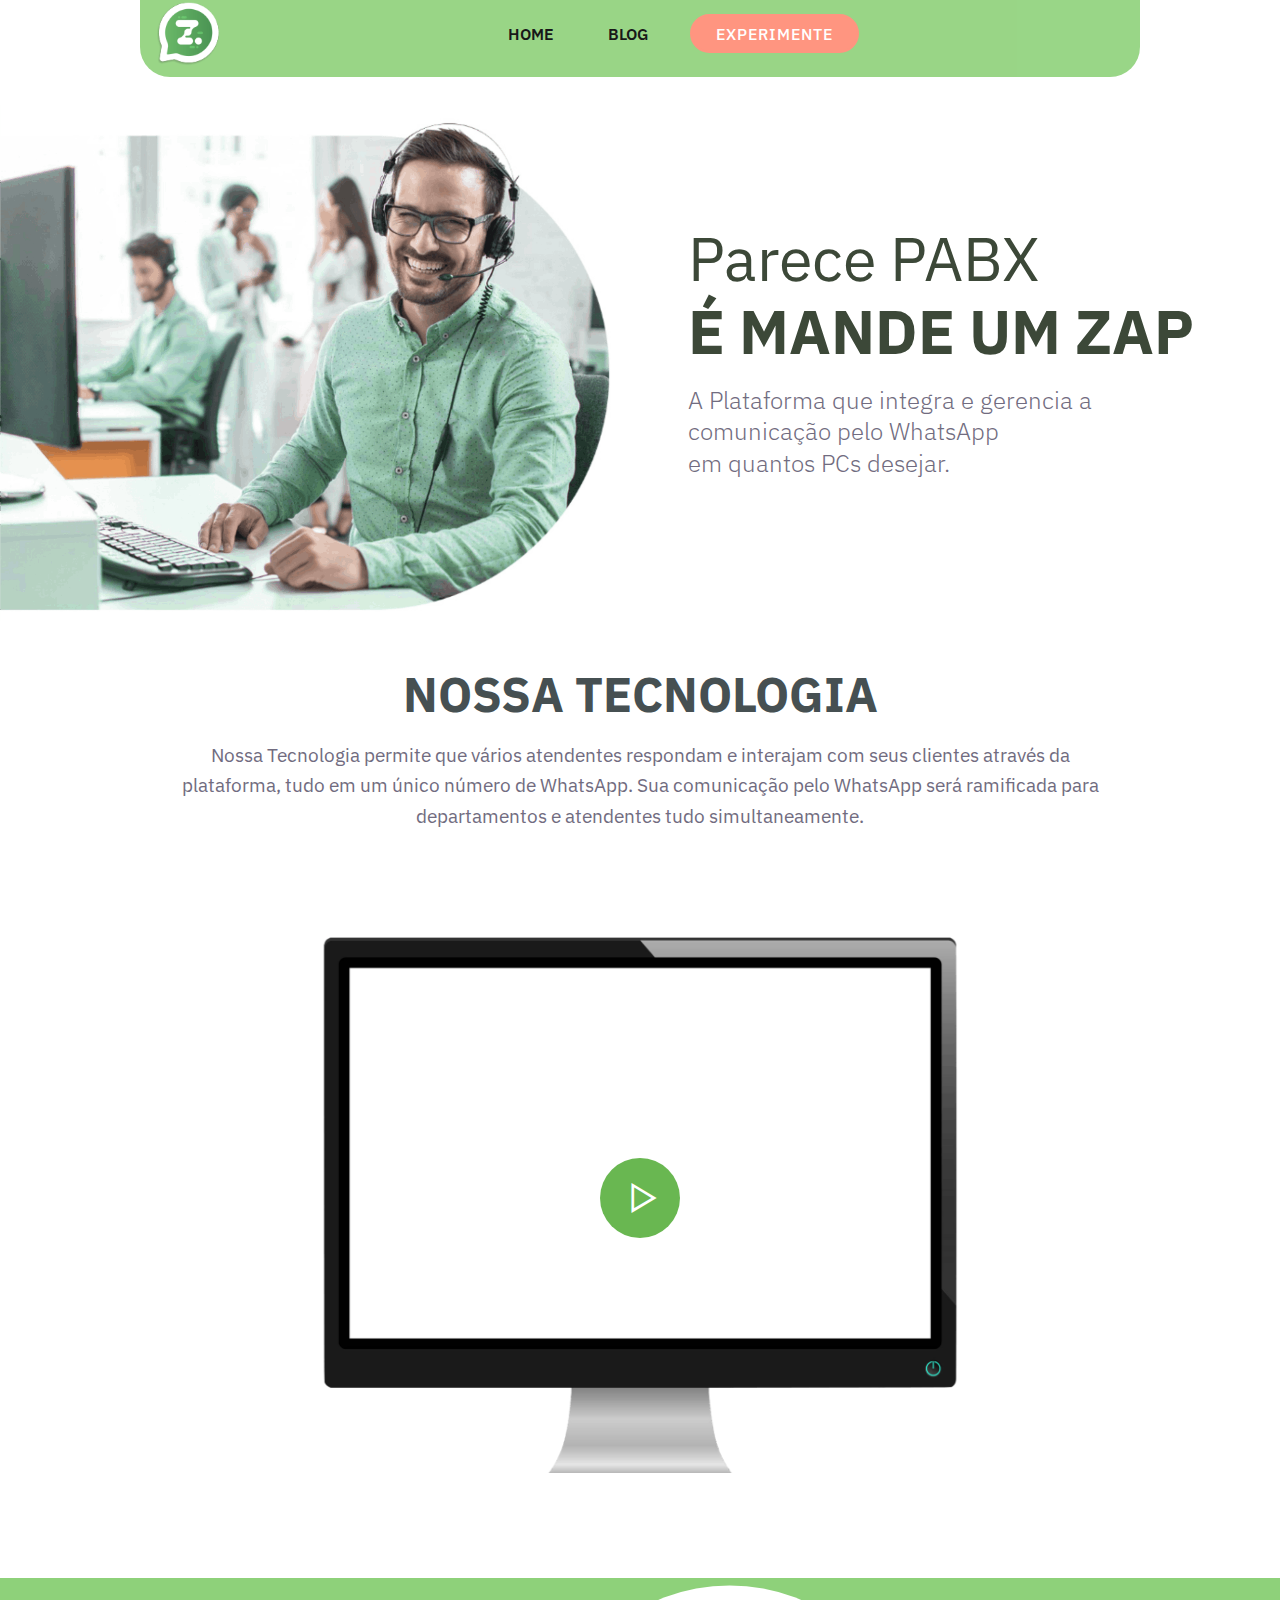
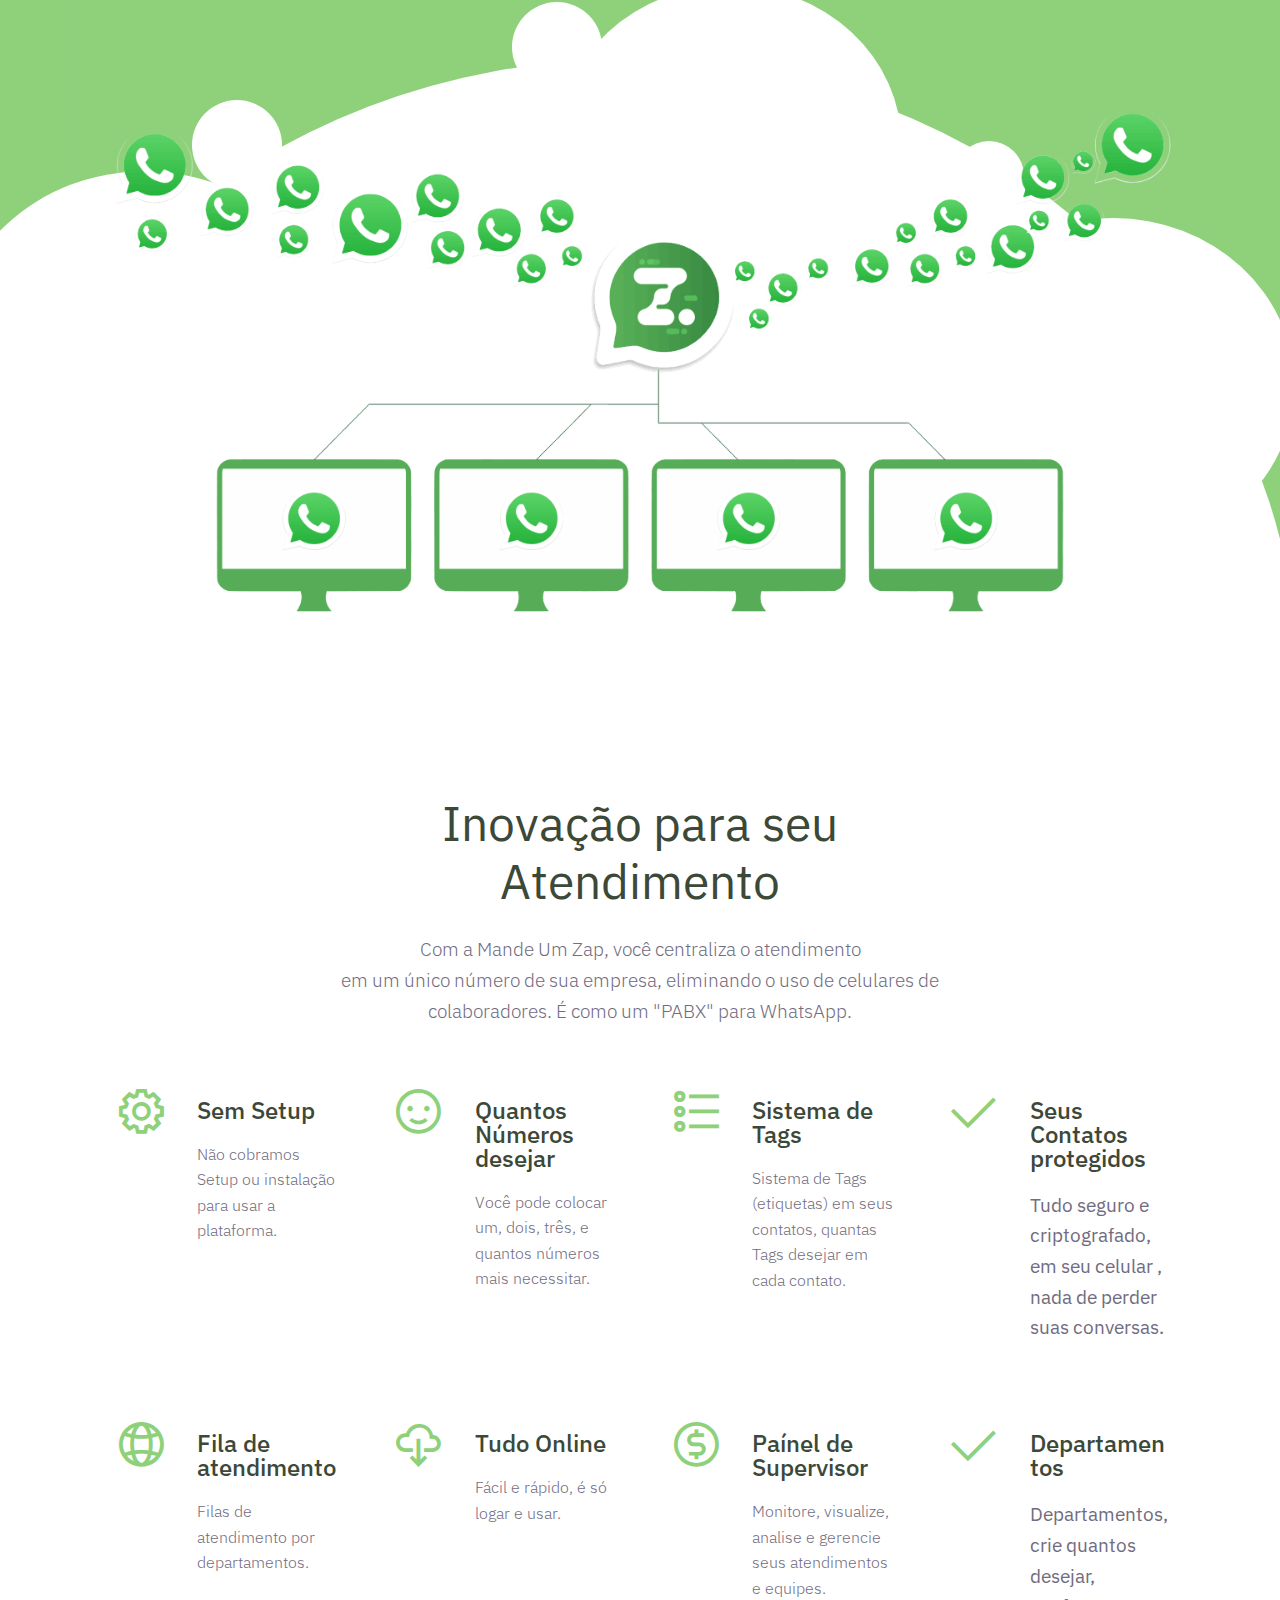
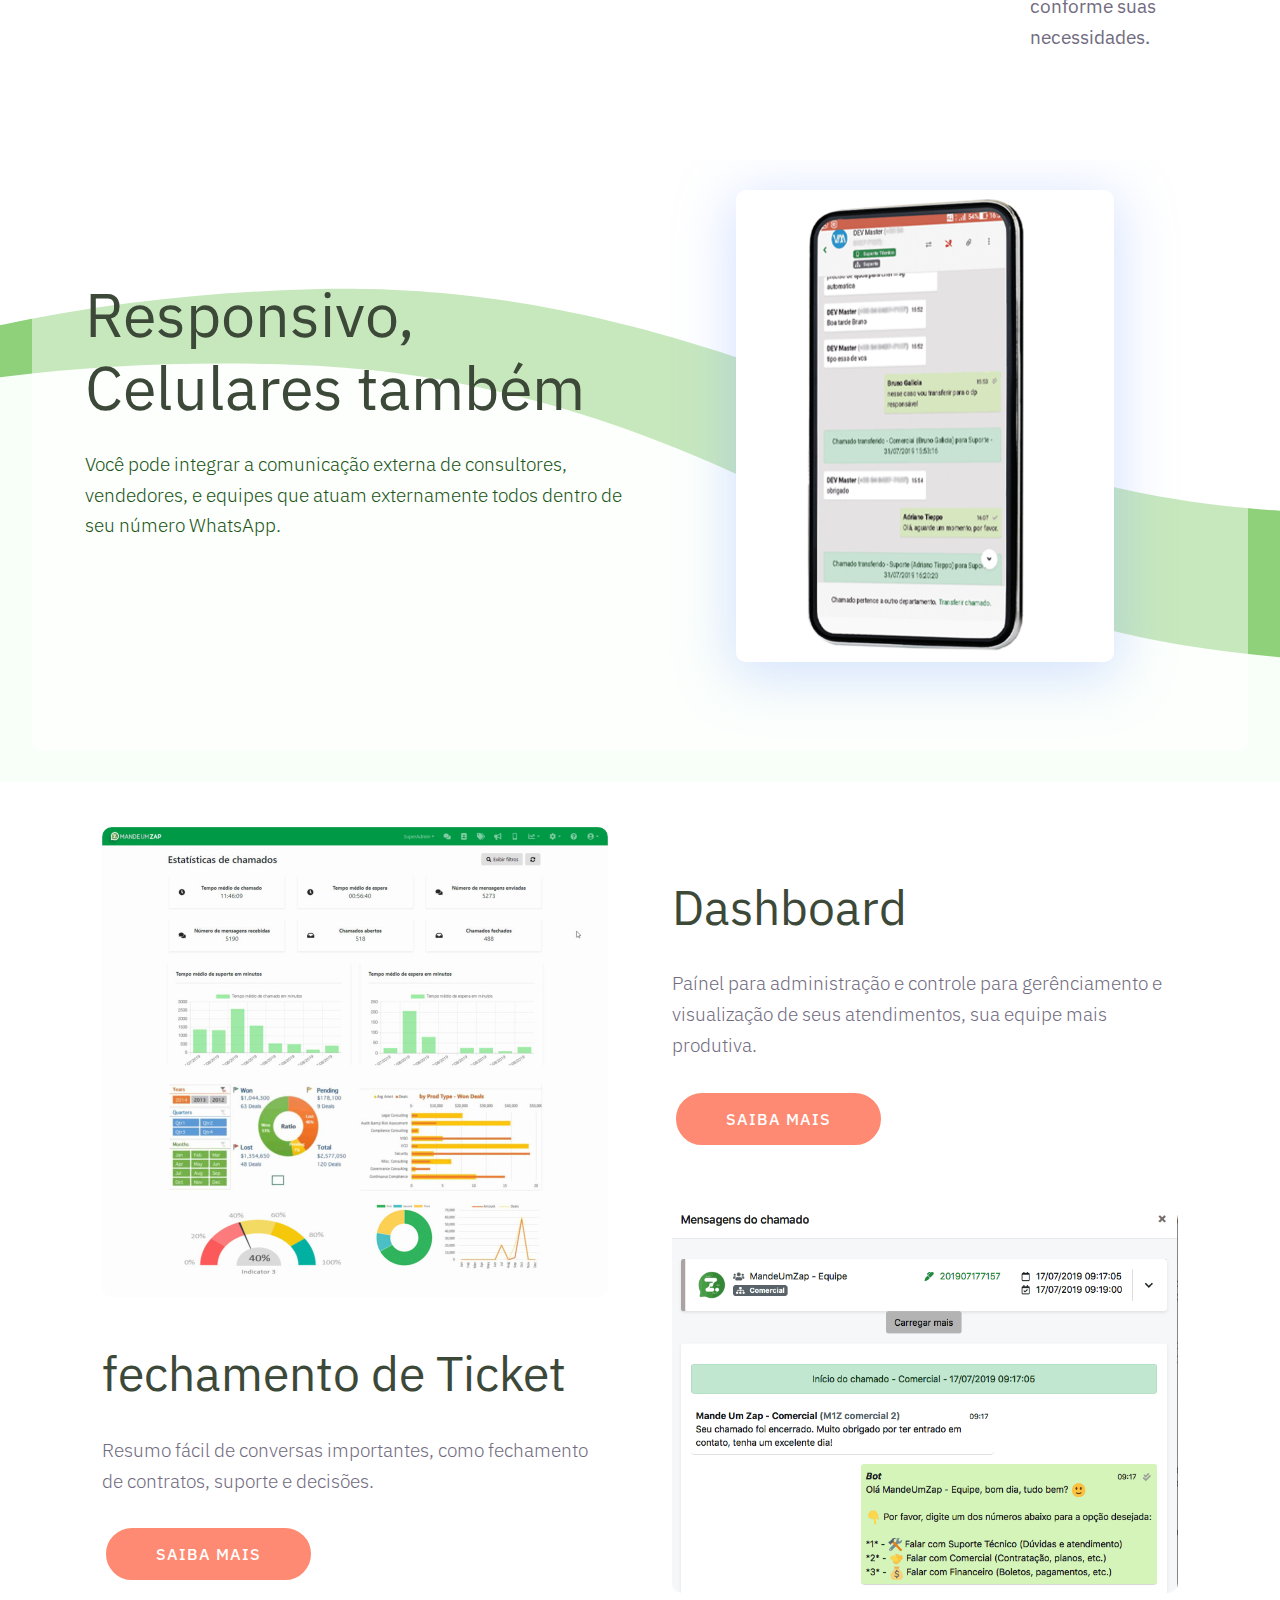
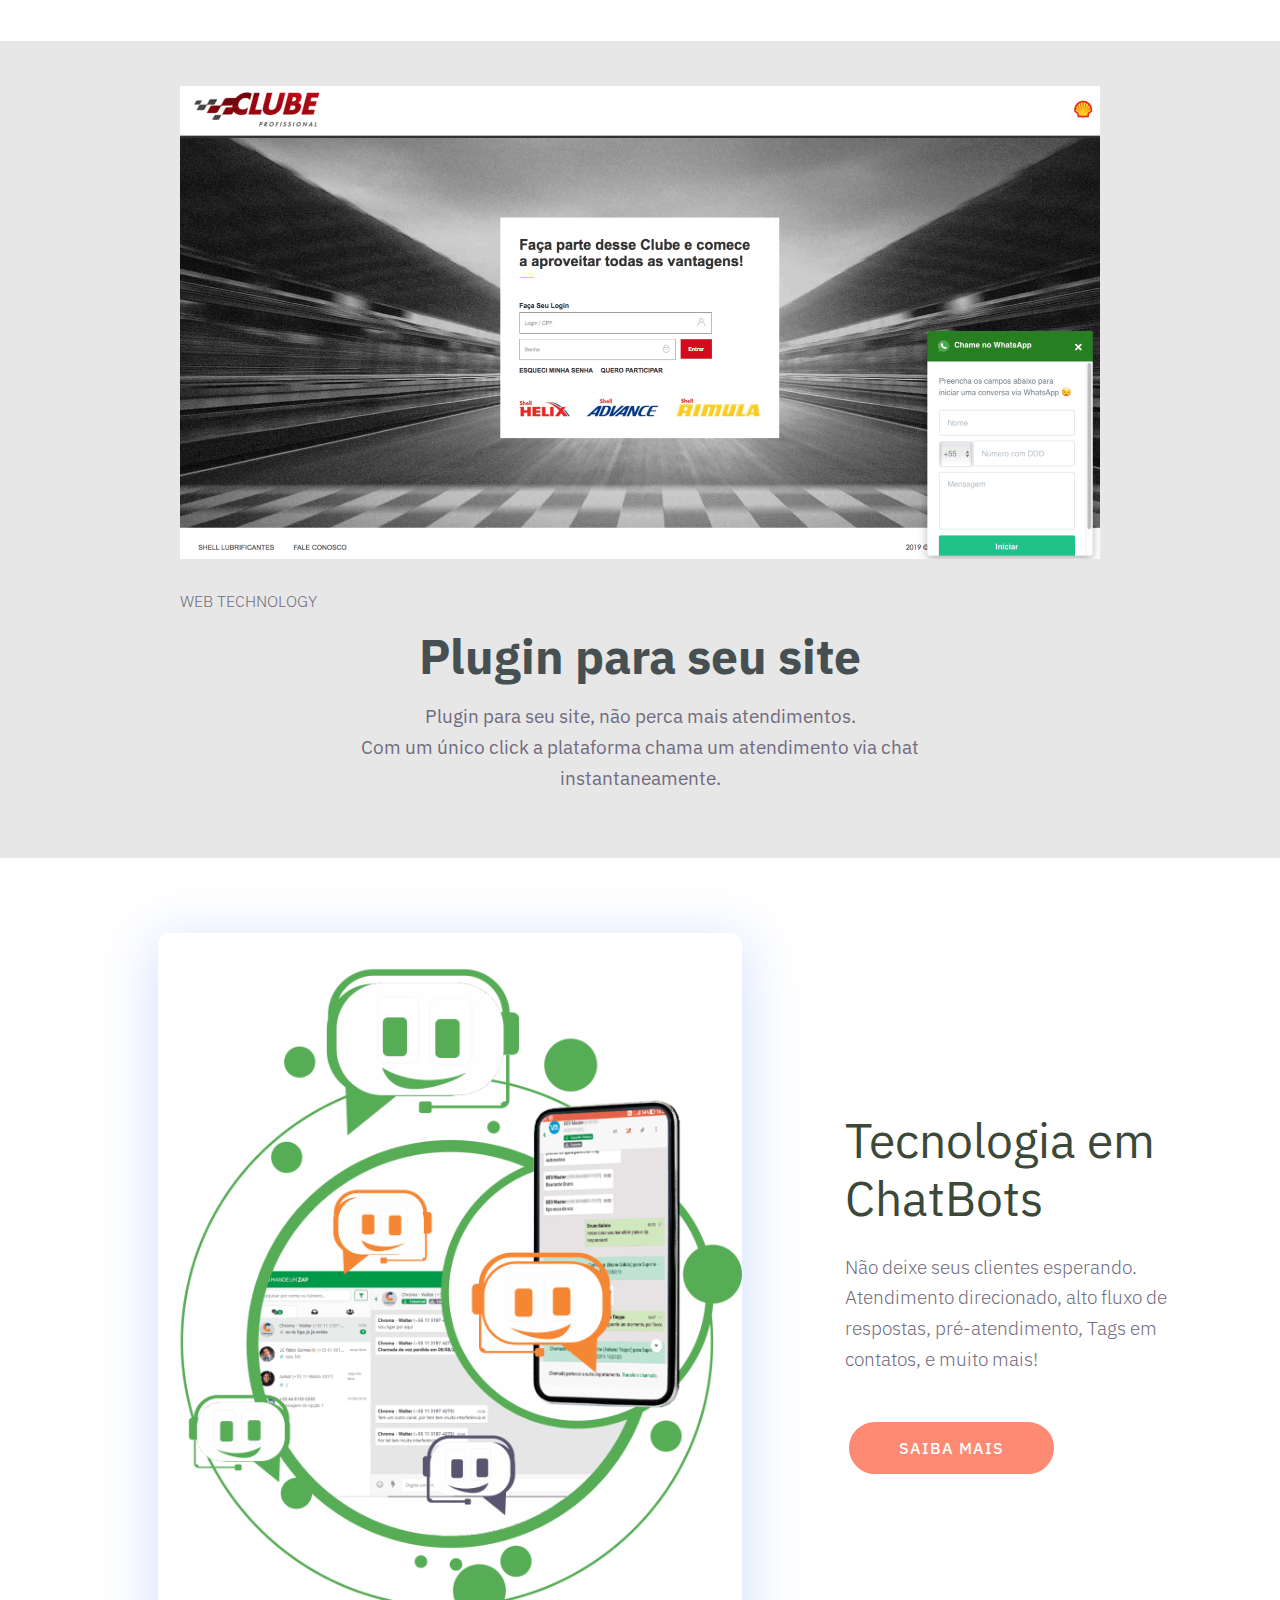
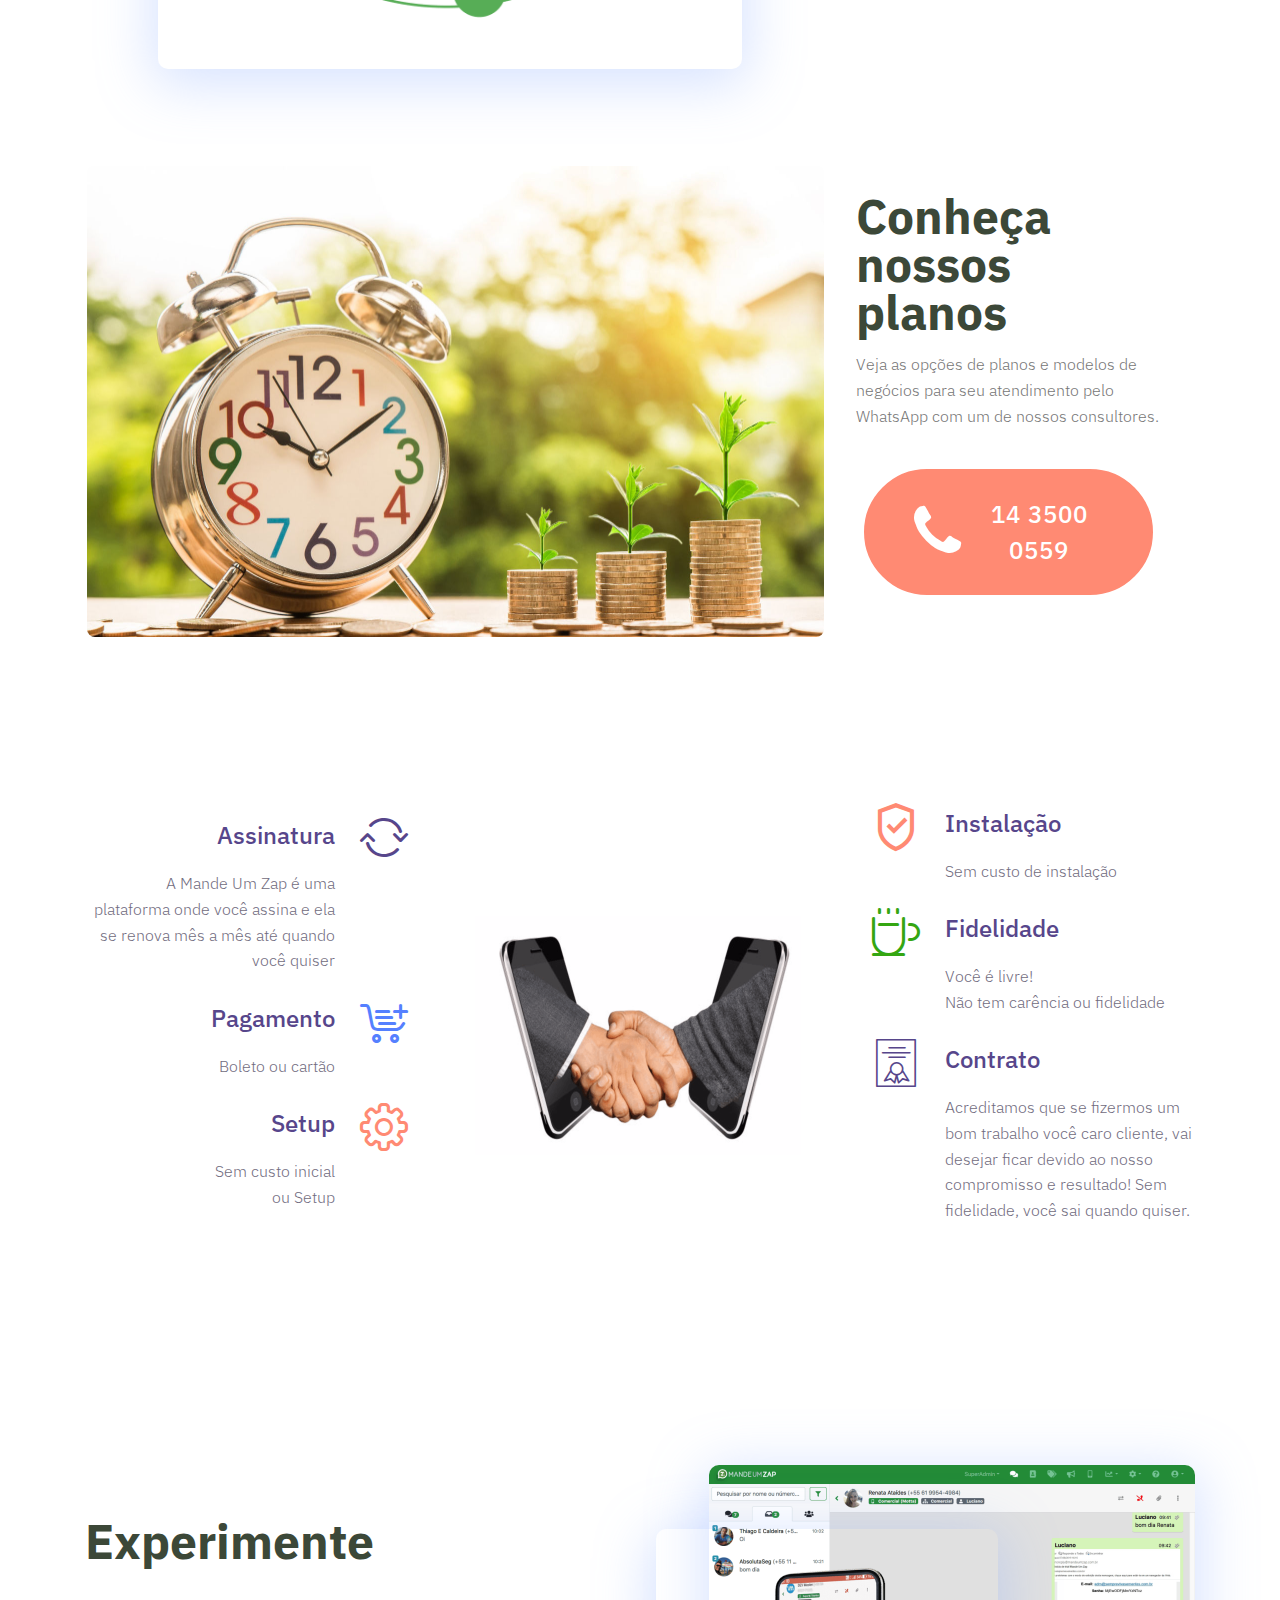
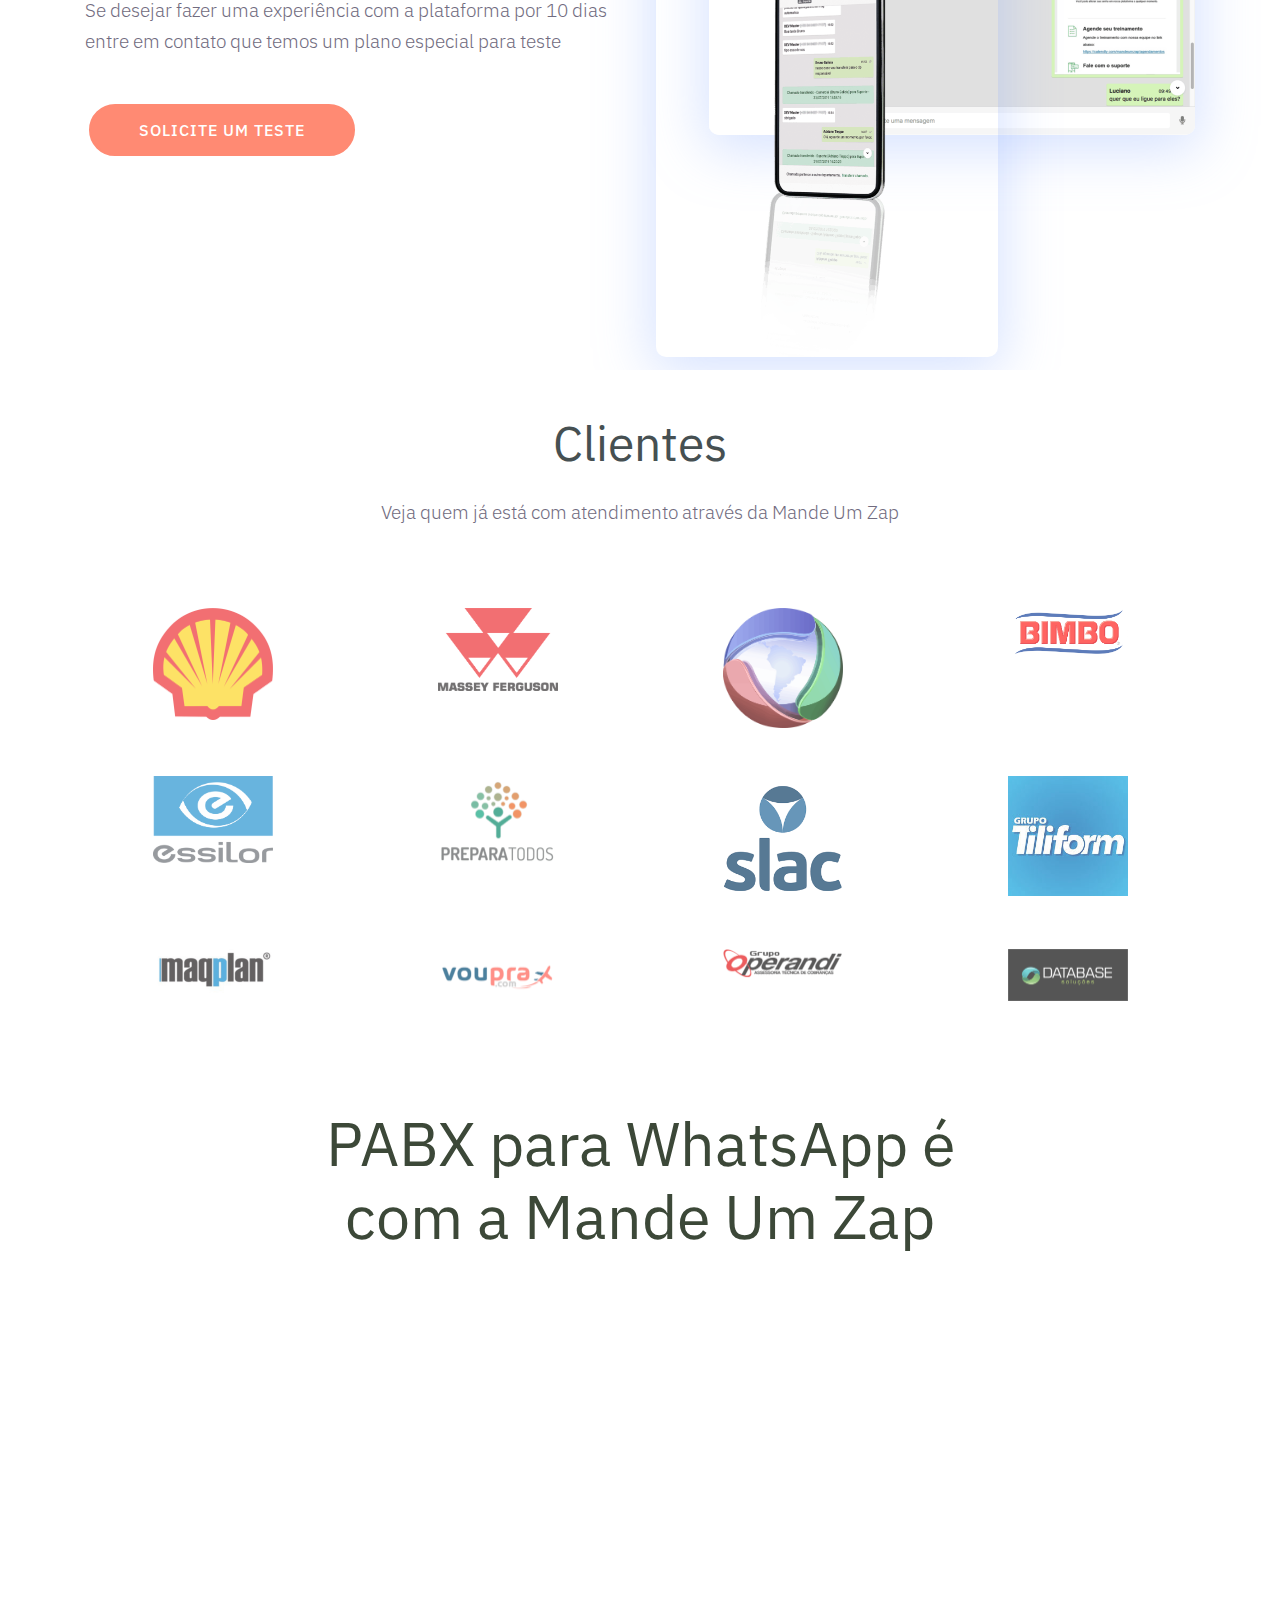
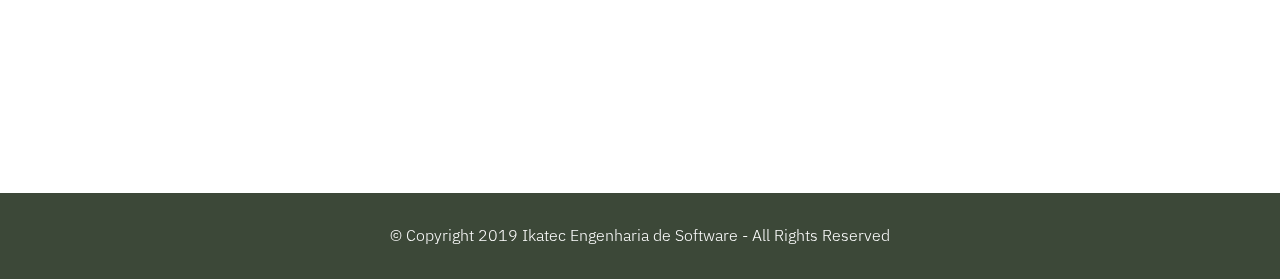
<file: index.html>
<!DOCTYPE html>
<html  >
<head>
  
  <meta charset="UTF-8">
  <meta http-equiv="X-UA-Compatible" content="IE=edge">
  
  <meta name="viewport" content="width=device-width, initial-scale=1, minimum-scale=1">
  <link rel="shortcut icon" href="assets/images/face-logo-90x90.png" type="image/x-icon">
  <meta name="description" content="">
  
  <title>Home</title>
  <link rel="stylesheet" href="assets/icons-mind/style.css">
  <link rel="stylesheet" href="assets/web/assets/mobirise-icons-bold/mobirise-icons-bold.css">
  <link rel="stylesheet" href="assets/font-awesome/css/font-awesome.css">
  <link rel="stylesheet" href="assets/web/assets/mobirise-icons/mobirise-icons.css">
  <link rel="stylesheet" href="assets/web/assets/mobirise-icons2/mobirise2.css">
  <link rel="stylesheet" href="assets/tether/tether.min.css">
  <link rel="stylesheet" href="assets/soundcloud-plugin/style.css">
  <link rel="stylesheet" href="assets/bootstrap/css/bootstrap.min.css">
  <link rel="stylesheet" href="assets/bootstrap/css/bootstrap-grid.min.css">
  <link rel="stylesheet" href="assets/bootstrap/css/bootstrap-reboot.min.css">
  <link rel="stylesheet" href="assets/dropdown/css/style.css">
  <link rel="stylesheet" href="assets/socicon/css/styles.css">
  <link rel="stylesheet" href="assets/theme/css/style.css">
  <link rel="stylesheet" href="assets/mobirise/css/mbr-additional.css" type="text/css">
  
  
  
</head>
<body>
  <section class="menu cid-rx5VdQFBSf" once="menu" id="menu04-7">

    


    <nav class="navbar navbar-dropdown navbar-expand-lg">
        <div class="navbar-brand">
            <span class="navbar-logo">
                <a href="#">
                    <img src="assets/images/face-logo-90x90.png" alt="" title="" style="height: 4rem;">
                </a>
            </span>
            
        </div>
        <button class="navbar-toggler" type="button" data-toggle="collapse" data-target="#navbarSupportedContent" aria-controls="navbarNavAltMarkup" aria-expanded="false" aria-label="Toggle navigation">
            <div class="hamburger">
                <span></span>
                <span></span>
                <span></span>
                <span></span>
            </div>
        </button>
        <div class="collapse navbar-collapse" id="navbarSupportedContent">
            <ul class="navbar-nav nav-dropdown" data-app-modern-menu="true"><li class="nav-item"><a class="nav-link link text-black display-4" href="index.html" aria-expanded="false">
                        HOME</a></li>
                

                <li class="nav-item"><a class="nav-link link text-black display-4" href="#" aria-expanded="false">
                        BLOG</a></li></ul>
            <div class="navbar-buttons px-2 mbr-section-btn"><a class="btn btn-sm btn-primary display-4" href="page3.html">
                    EXPERIMENTE</a></div>

            

        </div>
    </nav>
</section>

<section class="progress-bars1 cid-rx5QasOEQJ" id="features016-0">

    

    

    <div class="container-fluid">
        <div class="row">


            <div class="col-lg-6 col-md-12 img-col align-center">
                <img src="assets/images/aten-1266x1021.png" alt="" title="">

            </div>



            <div class="col-lg-6 box col-md-12">

                <div class="mbr-m-auto py-5">
                    <h2 class="mbr-section-title align-left pb-2 mbr-regular mbr-fonts-style display-1">Parece PABX<div><strong>É MANDE UM ZAP</strong></div></h2>

                    <h3 class="mbr-section-subtitle align-left mbr-light pb-3 mbr-fonts-style display-5">A Plataforma que integra e gerencia a<div>comunicação pelo WhatsApp</div><div>em quantos PCs desejar.</div></h3>


                    



                </div>





            </div>

        </div>
    </div>
</section>

<section class="header4 cid-rzrCumZjJD" id="content05-15">

    

    

    <div class="container">
        <div class="row justify-content-md-center">
            <div class=" col-md-12 col-lg-10 align-left">
                
                <h1 class="mbr-section-title align-left mbr-white pb-2 mbr-fonts-style display-2"><strong>NOSSA TECNOLOGIA</strong></h1>

                <p class="mbr-text align-left mbr-fonts-style display-7">
                    Nossa Tecnologia permite que vários atendentes respondam e interajam com seus clientes através da plataforma, tudo em um único número de WhatsApp. Sua comunicação pelo WhatsApp será ramificada para departamentos e atendentes tudo simultaneamente.</p>
            </div>



        </div>
    </div>
</section>

<section class="header8 cid-rzrshjurGQ" id="video02-14">

    

    

    <div class="container align-center">
        <div class="row justify-content-md-center">
            <div class="mbr-white box col-md-12 col-12 col-lg-10">
                <div class="mbr-media show-modal align-center py-2" data-modal=".modalWindow">
                    <div class="icon-wrap">
                        <span class="mbr-iconfont mobi-mbri-play mobi-mbri"></span>
                    </div>
                </div>
            </div>
        </div>
    </div>
    <div>
        <div class="modalWindow" style="display: none;">
            <div class="modalWindow-container">
                <div class="modalWindow-video-container">
                    <div class="modalWindow-video">
                        <iframe width="100%" height="100%" frameborder="0" allowfullscreen="1" data-src="https://www.youtube.com/watch?v=pHmv0G0e7Kw"></iframe>
                    </div>
                    <a class="close" role="button" data-dismiss="modal">
                        <span aria-hidden="true" class="mbri-close mbr-iconfont closeModal"></span>
                        <span class="sr-only">Close</span>
                    </a>
                </div>
            </div>
        </div>
    </div>
</section>

<section class="header1 cid-rx5RdppSKs" id="header01-3">

    


    

    <svg class="svg1" xmlns="http://www.w3.org/2000/svg" xmlns:xlink="http://www.w3.org/1999/xlink" width="1380px" height="810px" viewBox="0 0  1380 810" preserveAspectRatio="xMidYMid meet">
        <rect id="svgEditorBackground" x="0" y="0" width="1380" height="810" style="fill: none; stroke: none;"></rect>
        <circle id="e1_circle" cx="309" cy="433" style="fill:aqua;stroke:black;stroke-width:0px;" r="149.486"></circle>
        <circle id="e3_circle" cx="679" cy="707" style="fill: aqua; stroke-width: 0px;stroke:black;" r="516.715">
        </circle>
        <circle id="e4_circle" cx="759" cy="261" style="fill:aqua;stroke:black;stroke-width:0px;" r="132.2459829258">
        </circle>
        <circle id="e5_circle" cx="1054" cy="462" style="fill:aqua;stroke:black;stroke-width:0px;" r="139.413"></circle>
        <circle id="e6_circle" cx="691" cy="692" style="fill:khaki;stroke:black;stroke-width:0px;" r="367.214"></circle>
    </svg>

    <div class="round round1 rev"></div>
    <div class="round round2 rev"></div>
    <div class="round round3"></div>
    <div class="round round4 rev"></div>
    <div class="round round5"></div>
    <div class="round round6 rev"></div>
    <div class="round round7"></div>
    <div class="round round8 rev"></div>
    <div class="round round9 rev"></div>
    <div class="round round10"></div>
    <div class="round round11"></div>

    <div class="container">
        <div class="row justify-content-md-center">


            <div class="col-md-10 align-center">
                
                
                
                
            </div>

            <div class="pt-4 align-center">
                <img src="assets/images/pcs2-1368x808.png" alt="" title="" style="width: 100%;">
            </div>

        </div>
    </div>

</section>

<section class="cid-rx64o9CWDx" id="title02-d">

    

    

    <div class="container align-center">
        <div class="row justify-content-md-start justify-content-md-center">
            <div class="mbr-white col-sm-12 col-md-10 col-lg-7">
                <h1 class="mbr-section-title mbr-regular align-center mbr-fonts-style display-2">Inovação para seu Atendimento</h1>
                
                <p class="mbr-text mbr-light align-center mbr-fonts-style pt-3 display-7">Com a Mande Um Zap, você centraliza o atendimento<br>em um único número de sua empresa, eliminando o uso de celulares de colaboradores. É como um "PABX" para WhatsApp.</p>
                
            </div>
        </div>
    </div>
</section>

<section class="features1 cid-rx5Zzejk5i" id="features013-8">

    


    
    <div class="container">






        <div class="media-container-row">

            <div class="card cardcolor p-3 col-12 col-md-8 col-lg-3">
                <div class="card-img">
                    <span class="mbr-iconfont img1 mobi-mbri-setting mobi-mbri"></span>
                </div>
                <div class="card-box">
                    <h4 class="card-title py-2 align-left mbr-fonts-style display-5">Sem Setup</h4>
                    <p class="mbr-text align-left mbr-fonts-style display-4">
                        Não cobramos Setup ou instalação<br>para usar a plataforma.</p>
                </div>
            </div>

            <div class="card cardcolor p-3 col-12 col-md-8 col-lg-3">
                <div class="card-img">
                    <span class="mbr-iconfont img1 mobi-mbri-smile-face mobi-mbri"></span>
                </div>
                <div class="card-box">
                    <h4 class="card-title py-2 align-left mbr-fonts-style display-5">Quantos Números desejar</h4>
                    <p class="mbr-text align-left mbr-fonts-style display-4">
                        Você pode colocar um, dois, três, e quantos números mais necessitar.</p>
                </div>
            </div>

            <div class="card cardcolor p-3 col-12 col-md-8 col-lg-3">
                <div class="card-img">
                    <span class="mbr-iconfont img1 mobi-mbri-bulleted-list mobi-mbri"></span>
                </div>
                <div class="card-box">
                    <h4 class="card-title py-2 align-left mbr-fonts-style display-5">

                        Sistema de Tags</h4>
                    <p class="mbr-text align-left mbr-fonts-style display-4">
                        Sistema de Tags (etiquetas) em seus contatos, quantas Tags desejar em cada contato.</p>
                </div>
            </div>

            <div class="card cardcolor p-3 col-12 col-md-8 col-lg-3">
                <div class="card-img">
                    <span class="mbr-iconfont img1 mobi-mbri-success mobi-mbri"></span>
                </div>
                <div class="card-box">
                    <h4 class="card-title py-2 align-left mbr-fonts-style display-5">
                        Seus Contatos protegidos</h4>
                    <p class="mbr-text align-left mbr-fonts-style display-7">
                        Tudo seguro e criptografado, em seu celular , nada de perder suas conversas.</p>
                </div>
            </div>

        </div>

        <div class="media-container-row pt-3">

            <div class="card cardcolor p-3 col-12 col-md-8 col-lg-3">
                <div class="card-img">
                    <span class="mbr-iconfont img1 mobi-mbri-globe-2 mobi-mbri"></span>
                </div>
                <div class="card-box">
                    <h4 class="card-title py-2 align-left mbr-fonts-style display-5">Fila de atendimento</h4>
                    <p class="mbr-text align-left mbr-fonts-style display-4">
                        Filas de atendimento por departamentos.</p>
                </div>
            </div>

            <div class="card cardcolor p-3 col-12 col-md-8 col-lg-3">
                <div class="card-img">
                    <span class="mbr-iconfont img1 mobi-mbri-download-2 mobi-mbri"></span>
                </div>
                <div class="card-box">
                    <h4 class="card-title py-2 align-left mbr-fonts-style display-5">Tudo Online</h4>
                    <p class="mbr-text align-left mbr-fonts-style display-4">
                        Fácil e rápido, é só logar e usar.</p>
                </div>
            </div>

            <div class="card cardcolor p-3 col-12 col-md-8 col-lg-3">
                <div class="card-img">
                    <span class="mbr-iconfont img1 mobi-mbri-cash mobi-mbri"></span>
                </div>
                <div class="card-box">
                    <h4 class="card-title align-left py-2 mbr-fonts-style display-5">Paínel de Supervisor</h4>
                    <p class="mbr-text align-left mbr-fonts-style display-4">
                        Monitore, visualize, analise e gerencie seus atendimentos e equipes.</p>
                </div>
            </div>

            <div class="card cardcolor p-3 col-12 col-md-8 col-lg-3">
                <div class="card-img">
                    <span class="mbr-iconfont img1 mobi-mbri-success mobi-mbri"></span>
                </div>
                <div class="card-box">
                    <h4 class="card-title py-2 align-left mbr-fonts-style display-5">
                        Departamentos</h4>
                    <p class="mbr-text align-left mbr-fonts-style display-7">
                        Departamentos, crie quantos desejar, conforme suas necessidades.</p>
                </div>
            </div>

        </div>


    </div>

</section>

<section class="cid-rx5Uce1TTb" id="header03-5">

    

    


    <svg xmlns="http://www.w3.org/2000/svg" xmlns:xlink="http://www.w3.org/1999/xlink" width="1380" height="810px" viewBox="0 -8.992806499463768e-14 1380 810" preserveAspectRatio="xMidYMid meet">
        <rect id="svgEditorBackground" x="0" y="0" width="1380" height="810" style="fill: none; stroke: none;"></rect>
        <defs id="svgEditorDefs">
            <polygon id="svgEditorShapeDefs" style="fill:khaki;stroke:black;vector-effect:non-scaling-stroke;stroke-width:1px;"></polygon>
            <path id="svgEditorClosePathDefs" style="stroke:black;stroke-width:1px;fill:khaki;"></path>
        </defs>
        <path d="M15083.791600683318,645.6720847341486c496.6000000000058,747.7999999999951,1953.3704016668416,1862.6734725832403,2751.999999999978,1967.9999999999955s1884.300000000003,-198.89999999999964,2718.7056474818382,-552.6365690040448s1746.4898225846773,-519.9524548776521,2593.2943525181545,-567.3634309959566s2251,-23.399999999999636,4384,1520.0000000000032s3205.199999999997,1437.2000000000025,4047.9999999999854,1520.0000000000018s3305.000000000029,-270.2999999999993,4640.000000000029,-1152s74.60000000000582,3328.3000000000065,32,3792.0000000000073s-19509.4,4591.000000000004,-21087.999999999993,-128.00000000000182s-1679.5999999999913,-6358.300000000001,-80,-6400Z" style="stroke:black;fill:khaki;stroke-width:0px;" id="e12_areaS3" transform="matrix(0.0650006 -0.00123765 0.00123765 0.0650006 -995.543 317.589)"></path>
        <path d="M12434.469938292996,-979.2324603008726c496.600000000004,747.8000000000001,1953.3704016668398,1862.673472583247,2752.000000000018,1967.9999999999995s1884.2999999999865,-198.90000000000055,2718.7056474818364,-552.6365690040473s1746.4898225846846,-519.9524548776479,2593.2943525181618,-567.3634309959524s2251,-23.400000000001455,4384,1520s3205.199999999997,1437.1999999999962,4048,1519.9999999999955s3304.9999999999927,-270.3000000000011,4640,-1151.9999999999955s74.60000000000582,3328.3,32,3791.9999999999955s-19509.400000000023,4590.999999999997,-21088.000000000015,-127.99999999999818s-1679.5999999999985,-6358.300000000008,-80,-6400.0000000000055Z" style="stroke:black;fill:aqua;stroke-width:0px;" id="e19_areaS3" transform="matrix(0.0647268 0.00608646 -0.00608646 0.0647268 -823.261 331.266)"></path><text dy="-0.5em" style="fill:black;font-family:Arial;font-size:20px;" id="e14_texte" transform="matrix(0.0640454 0 0 0.0640454 -832.187 329.878)">
            <textPath id="e13_textPath" xlink:href="#e12_areaS3">T</textPath>
        </text>
    </svg>

    <div class="box"></div>

    <div class="container align-center">
        <div class="row">
            <div class="col-md-12 col-lg-6 py-4 m-auto">
                <h1 class="mbr-section-title mbr-regular pb-3 align-left mbr-fonts-style display-1">Responsivo,<br>Celulares também</h1>
                
                <p class="mbr-text mbr-light pb-3 align-left mbr-fonts-style display-7">
                    Você pode integrar a comunicação externa de consultores, vendedores, e equipes que atuam externamente todos dentro de seu número WhatsApp.</p>
                
            </div>

            <div class="col-lg-6 col-md-12 align-center">
                <img src="assets/images/celular-com-fundo-756x945.png" alt="" title="">

            </div>
        </div>



    </div>
    
</section>

<section class="cid-rx6gmhfG7x" id="content02-h">

    

    



    <div class="container align-center">
        <div class="row">
            <div class="col-lg-6 col-md-12 align-center">
                <img src="assets/images/paainel-1012x940.jpg" alt="" title="">

                <h1 class="mbr-section-title mbr-regular pt-5 align-left mbr-fonts-style display-2">fechamento de Ticket</h1>
                
                <p class="mbr-text mbr-light pt-4 align-left mbr-fonts-style display-7">
                    Resumo fácil de conversas importantes, como fechamento de contratos, suporte e decisões.</p>
                <div class="align-left mbr-section-btn"><a class="btn btn-md btn-primary display-4" href="page4.html">SAIBA MAIS</a></div>

            </div>

            <div class="col-md-12 col-lg-6 m-auto">



                <h1 class="mbr-section-title mbr-regular pt-5 align-left mbr-fonts-style display-2">Dashboard</h1>
                
                <p class="mbr-text mbr-light pt-4 align-left mbr-fonts-style display-7">
                    Paínel para administração e controle para gerênciamento e visualização de seus atendimentos, sua equipe mais produtiva.</p>
                <div class="align-left  mbr-section-btn"><a class="btn btn-md btn-primary display-4" href="page4.html">SAIBA MAIS</a></div>

                <div class="pt-5">
                    <img src="assets/images/screenshot-at-jul-23-22-26-31-797x605.png" alt="" title="">
                </div>
            </div>


        </div>



    </div>
</section>

<section class="header4 cid-rzrSrYBs3X" id="content01-17">

    

    

    <div class="container">
        <div class="row justify-content-md-center">
            <div class="media-content col-md-12 col-lg-10 align-left">
                <div class="img-wrap">
                    <img src="assets/images/plugin-1840x945.png" alt="" title="" style="width: 100%;">
                </div>
                <h3 class="mbr-section-subtitle align-left mbr-white mbr-light pb-2 mbr-fonts-style display-4">WEB TECHNOLOGY</h3>
                <h1 class="mbr-section-title align-left mbr-white pb-2 mbr-fonts-style display-2"><strong>Plugin para seu site</strong></h1>

                <p class="mbr-text pb-1 align-left mbr-fonts-style display-7">Plugin para seu site, não perca mais atendimentos.<br>Com um único click a plataforma chama um atendimento via chat<br>instantaneamente.</p>

                
            </div>



        </div>
    </div>
</section>

<section class="cid-ryBPevMb6V" id="header07-r">

    

    



    <div class="container align-center">
        <div class="row">
            <div class="col-lg-8 col-md-12 align-center">
                <img src="assets/images/ppp-626x789.png" alt="" title="">

            </div>

            <div class="col-md-12 col-lg-4 py-4 m-auto">
                <h1 class="mbr-section-title mbr-regular pb-3 align-left mbr-fonts-style display-2">Tecnologia em ChatBots</h1>
                
                <p class="mbr-text mbr-light pb-3 align-left mbr-fonts-style display-7">Não deixe seus clientes esperando.<br>Atendimento direcionado, alto fluxo de respostas, pré-atendimento, Tags em contatos, e muito mais!</p>
                <div class="align-left mbr-section-btn"><a class="btn btn-md btn-primary display-4" href="page1.html">SAIBA MAIS</a></div>
            </div>


        </div>



    </div>
    
</section>

<section class="features17 featuresLink cid-rxKOu3Kdev" id="features017-w">

    

    

    <div class="container px-3">
        

        <div class="row justify-content-center flex-column">
            <div class="card p-3 col-12">
                <div class="card-wrapper flex-row d-flex align-items-center">
                    <div class="card-img col-md-8">
                        <img src="assets/images/mbr-1474x943.jpg" alt="" title="">
                    </div>
                    <div class="card-box align-left">
                        <h4 class="card-title mbr-fonts-style display-2 pb-3"><strong>Conheça nossos planos</strong></h4>
                        <p class="mbr-text mbr-fonts-style display-4">Veja as opções de planos e modelos de negócios para seu atendimento pelo WhatsApp com um de nossos consultores.<br></p>

                        <div class="mbr-section-btn"><a class="btn btn-md btn-primary display-5" href="#"><span class="fa fa-phone mbr-iconfont mbr-iconfont-btn" style="font-size: 60px;"></span>14 3500 0559</a></div>
                    </div>
                </div>
            </div>

            

            

            
        </div>
    </div>
</section>

<section class="features1 cid-rxKLDELIgE" id="features06-v">

    

    
    <div class="container">
        <div class="row">

            <div class="card p-3 col-12 col-md-10 col-lg-4">


                <div class="card-wrapper">
                    <div class="card-box">
                        <h4 class="card-title1 py-3 align-right mbr-fonts-style display-5">
                            Assinatura</h4>
                        <p class="mbr-text1 align-right mbr-fonts-style display-4">
                            A Mande Um Zap é uma plataforma onde você assina e ela se renova mês a mês até quando você quiser</p>
                    </div>
                    <div class="card-img pt-2">
                        <span class="mbr-iconfont img1 mbrib-update"></span>
                    </div>
                </div>



                <div class="card-wrapper">
                    <div class="card-box">
                        <h4 class="card-title1 py-3 align-right mbr-fonts-style display-5">Pagamento</h4>
                        <p class="mbr-text1 align-right mbr-fonts-style display-4">
                            Boleto ou cartão</p>
                    </div>
                    <div class="card-img pt-2">
                        <span class="mbr-iconfont img2 mbrib-cart-add"></span>
                    </div>
                </div>



                <div class="card-wrapper">
                    <div class="card-box">
                        <h4 class="card-title1 py-3 align-right mbr-fonts-style display-5">Setup</h4>
                        <p class="mbr-text1 align-right mbr-fonts-style display-4">Sem custo inicial<br>ou Setup</p>
                    </div>
                    <div class="card-img pt-2">
                        <span class="mbr-iconfont img3 mbrib-setting"></span>
                    </div>
                </div>





            </div>

            <div class="card p-3 col-12 col-md-10 col-lg-4">
                <img src="assets/images/compromisso-696x718.png" alt="" title="">
            </div>

            <div class="card p-3 col-12 col-md-10 col-lg-4">
                <div class="card-wrapper">
                    <div class="card-img pt-2">
                        <span class="mbr-iconfont img4 mobi-mbri-protect mobi-mbri"></span>
                    </div>
                    <div class="card-box">
                        <h4 class="card-title2 align-left py-3 mbr-fonts-style display-5">
                            Instalação</h4>
                        <p class="mbr-text2 align-left mbr-fonts-style display-4">
                            Sem custo de instalação</p>
                    </div>

                </div>
                <div class="card-wrapper">
                    <div class="card-img pt-2">
                        <span class="mbr-iconfont img5 mbrib-hot-cup"></span>
                    </div>
                    <div class="card-box">
                        <h4 class="card-title2 py-3 align-left mbr-fonts-style display-5">
                            Fidelidade</h4>
                        <p class="mbr-text2 align-left mbr-fonts-style display-4">
                            Você é livre!<br>Não tem carência ou fidelidade</p>
                    </div>

                </div>
                <div class="card-wrapper">
                    <div class="card-img pt-2">
                        <span class="mbr-iconfont img6 imind-diploma-2"></span>
                    </div>
                    <div class="card-box">
                        <h4 class="card-title2 align-left py-3 mbr-fonts-style display-5">Contrato</h4>
                        <p class="mbr-text2 align-left mbr-fonts-style display-4">Acreditamos que se fizermos um bom trabalho você caro cliente, vai desejar ficar devido ao nosso compromisso e resultado! Sem fidelidade, você sai quando quiser.</p>
                    </div>

                </div>
            </div>



        </div>

    </div>

</section>

<section class="cid-ryyPjc7dui" id="header06-j">

    

    






    <div class="container align-center">
        <div class="row">
            <div class="col-md-12 col-lg-6 py-5 m-auto">
                <h1 class="mbr-section-title mbr-regular pb-3 align-left mbr-fonts-style display-2"><strong>Experimente</strong></h1>
                
                <p class="mbr-text mbr-light pb-3 align-left mbr-fonts-style display-7">Se desejar fazer uma experiência com a plataforma por 10 dias<br>entre em contato que temos um plano especial para teste</p>
                <div class="align-left mbr-section-btn"><a class="btn btn-md btn-primary display-4" href="page3.html">SOLICITE UM TESTE</a></div>
            </div>

            <div class="col-lg-6 col-md-12 relative align-right">
                <img class="img1" src="assets/images/screens-972x540.png" alt="" title="">
                <img class="img2" src="assets/images/celular-espelhado-684x855.png" alt="" title="">

            </div>
        </div>



    </div>
    
</section>

<section class="cid-ryzscnF5EH" id="clients02-k">
    <!-- Block parameters controls (Blue "Gear" panel) -->
    
    <!-- End block parameters -->
    <div class="container images-container">
        <div class="row justify-content-center">


            <div class="col-md-12">

                <h1 class="mbr-section-title mbr-regular pb-3 align-center mbr-fonts-style display-2">Clientes</h1>
                
                <p class="mbr-text mbr-light pb-5 align-center mbr-fonts-style display-7">Veja quem já está com atendimento através da Mande Um Zap</p>
            </div>



            <div class="col-md-3 card">
                <img src="assets/images/shell-240x225.png" alt="" title="">
            </div>
            <div class="col-md-3 card">
                <img src="assets/images/massey-1379x954.png" alt="" title="">
            </div>
            <div class="col-md-3 card">
                <img src="assets/images/record-1161x1161.png" alt="" title="">
            </div>
            <div class="col-md-3 card">
                <img src="assets/images/bimbo-1861x777.png" alt="" title="">
            </div>
            <div class="col-md-3 card">
                <img src="assets/images/essilor-1458x1063.png" alt="" title="">
            </div>
            <div class="col-md-3 card">
                <img src="assets/images/p-240x175.png" alt="" title="">
            </div>
            <div class="col-md-3 card">
                <img src="assets/images/slac-220x229.png" alt="" title="">
            </div>
            <div class="col-md-3 card">
                <img src="assets/images/tiliform-225x225.jpg" alt="" title="">
            </div>
            <div class="col-md-3 card">
                <img src="assets/images/maqplan-240x88.png" alt="" title="">
            </div>
            <div class="col-md-3 card">
                <img src="assets/images/v-240x101.png" alt="" title="">
            </div>
            <div class="col-md-3 card">
                <img src="assets/images/op-240x59.png" alt="" title="">
            </div>
            <div class="col-md-3 card">
                <img src="assets/images/database-2-240x105.png" alt="" title="">
            </div>




        </div>
    </div>
</section>

<section class="cid-ryzIc6GNqu" id="title01-n">

    

    

    <div class="container align-center">
        <div class="row justify-content-md-start justify-content-md-center">
            <div class="mbr-white col-sm-12 col-md-10 col-lg-7">
                <h1 class="mbr-section-title mbr-regular align-left mbr-fonts-style display-1">PABX para WhatsApp é com a Mande Um Zap</h1>
                
                
                
            </div>
        </div>
    </div>
</section>

<section class="cid-rx61xIMNwR mbr-reveal" id="footer02-a">

    

    


    <svg xmlns="http://www.w3.org/2000/svg" xmlns:xlink="http://www.w3.org/1999/xlink" width="1380px" height="760px" viewBox="0 0 1380 760" preserveAspectRatio="xMidYMid meet">
        <defs id="svgEditorDefs">
            <polygon id="svgEditorShapeDefs" style="fill:khaki;stroke:black;vector-effect:non-scaling-stroke;stroke-width:0px;"></polygon>
        </defs>
        <rect id="svgEditorBackground" x="0" y="0" width="1380" height="760" style="fill: none; stroke: none;"></rect>
        <path d="M0.3577131120350206,0.819491525482845h-1.5000000000000355ZM0.3577131120350206,-3.1805084745172603h-1.5000000000000355ZM-0.14228688796500222,-4.180508474517258h5.000000000000002a5,5,0,0,1,0,6.00000000000003h-5.000000000000025a5,5,0,0,0,0,-6.00000000000003ZM5.8577131120349835,-1.1805084745172634h1.0000000000000249Z" style="fill:khaki; stroke:black; vector-effect:non-scaling-stroke;stroke-width:0px;" id="e2_shape" transform="matrix(1.01506 82.3743 -245.478 0.34062 392.311 526.125)"></path>
    </svg>


    <div class="container">
        <div class="media-container-row content text-white">
            <div class="col-12 col-md-6 col-lg-3">
                <div class="media-wrap align-left">
                    <a href="#">
                        <img src="assets/images/logo2-124x54.png" alt="" title="">
                    </a>
                </div>

                <p class="mbr-text align-left text1 mbr-fonts-style display-4">
                    Uma empresa pertencente a Ikatec Engenharia de Software</p>

                <div class="social-list align-left">
                    <div class="soc-item">
                        <a href="https://www.youtube.com/channel/UCsmLgqw0z37Pl3gWetx24Ng" target="_blank">
                            <span class="mbr-iconfont mbr-iconfont-social fa-youtube-play fa" style="color: rgb(87, 70, 139); fill: rgb(87, 70, 139);"></span>
                        </a>
                    </div>
                    <div class="soc-item">
                        <a href="https://www.facebook.com/mandeumzap/?ref=bookmarks" target="_blank">
                            <span class="mbr-iconfont mbr-iconfont-social socicon-facebook socicon" style="color: rgb(87, 70, 139); fill: rgb(87, 70, 139);"></span>
                        </a>
                    </div>
                    
                    
                    

                </div>


            </div>
            <div class="col-12 col-md-6 col-lg-3 mbr-fonts-style display-4">
                <h5 class="pb-3 align-left">Nossos contatos</h5>


                <div class="item">
                    <div class="card-img"><span class="mbr-iconfont img1 mobi-mbri-map-pin mobi-mbri"></span>
                    </div>
                    <div class="card-box">
                        <h4 class="item-title align-left mbr-fonts-style display-4">Av. Nossa Senhora de Fátima, 11-19</h4>
                    </div>
                </div>

                <div class="item">
                    <div class="card-img"><span class="mbr-iconfont img1 mobi-mbri-pin mobi-mbri"></span></div>
                    <div class="card-box">
                        <h4 class="item-title align-left mbr-fonts-style display-4">Bauru, São Paulo</h4>
                    </div>
                </div>

                <div class="item">
                    <div class="card-img"><span class="mbr-iconfont img1 mobi-mbri-letter mobi-mbri"></span>
                    </div>
                    <div class="card-box">
                        <h4 class="item-title align-left mbr-fonts-style display-4">
                            comercial@mandeumzap.com.br</h4>
                    </div>
                </div>

                <div class="item">
                    <div class="card-img"><span class="mbr-iconfont img1 mobi-mbri-phone mobi-mbri"></span>
                    </div>
                    <div class="card-box">
                        <h4 class="item-title align-left mbr-fonts-style display-4">14 3500 0559</h4>
                    </div>
                </div>

                


            </div>
            <div class="col-12 col-md-6 col-lg-3 mbr-fonts-style display-7">

                <p class="mbr-text quote align-left mbr-fonts-style display-4">
                    Envie dugestões para nosso time, eles amam ideiaas novas e desafios para deixar ainda melhor seu Mande Um Zap</p>

                <div class="item">
                    <div class="card-img2"><span class="mbr-iconfont ico2 mbri-idea" style="color: rgb(255, 255, 255); fill: rgb(255, 255, 255); font-size: 30px;"></span></div>
                    <div class="card-box">
                        <h4 class="theme align-left mbr-fonts-style display-7"><a href="https://wa.me/+55 11 996861116">
                            Fale com nosso time</a></h4>
                    </div>
                </div>
            </div>
            <div class="col-12 col-md-6 col-lg-3 mbr-fonts-style display-7">
                <h5 class="pb-3 align-left">Suporte e Termos de Uso</h5>
                <p class="mbr-text align-left text2 mbr-fonts-style display-4">
                    Dúvidas ou ajuda acesse o conforme sua necessidade</p>

                <div class="mbr-section-btn align-left"><a class="btn btn-md btn-white-outline display-4" href="https://wa.me/+55 11 996 089 994"><span class="mbri-help mbr-iconfont mbr-iconfont-btn"></span>Suporte</a> <a class="btn btn-md btn-white-outline display-4" href="page5.html" target="_blank"><span class="mbri-bookmark mbr-iconfont mbr-iconfont-btn"></span>Termo de Uso</a></div>

            </div>
        </div>


    </div>
</section>

<section once="" class="cid-rx68YK5AEu" id="footer01-f">

    

    

    <div class="container">
        <div class="media-container-row align-center mbr-white">
            <div class="col-12">
                <p class="mbr-text mb-0 mbr-fonts-style display-4">
                    © Copyright 2019 Ikatec Engenharia de Software - All Rights Reserved
                </p>
            </div>
        </div>
    </div>
</section>


  <script src="assets/web/assets/jquery/jquery.min.js"></script>
  <script src="assets/tether/tether.min.js"></script>
  <script src="assets/popper/popper.min.js"></script>
  <script src="assets/bootstrap/js/bootstrap.min.js"></script>
  <script src="assets/dropdown/js/nav-dropdown.js"></script>
  <script src="assets/dropdown/js/navbar-dropdown.js"></script>
  <script src="assets/playervimeo/vimeo_player.js"></script>
  <script src="assets/smoothscroll/smooth-scroll.js"></script>
  <script src="assets/touchswipe/jquery.touch-swipe.min.js"></script>
  <script src="assets/theme/js/script.js"></script>
  
  
</body>
</html>
</file>
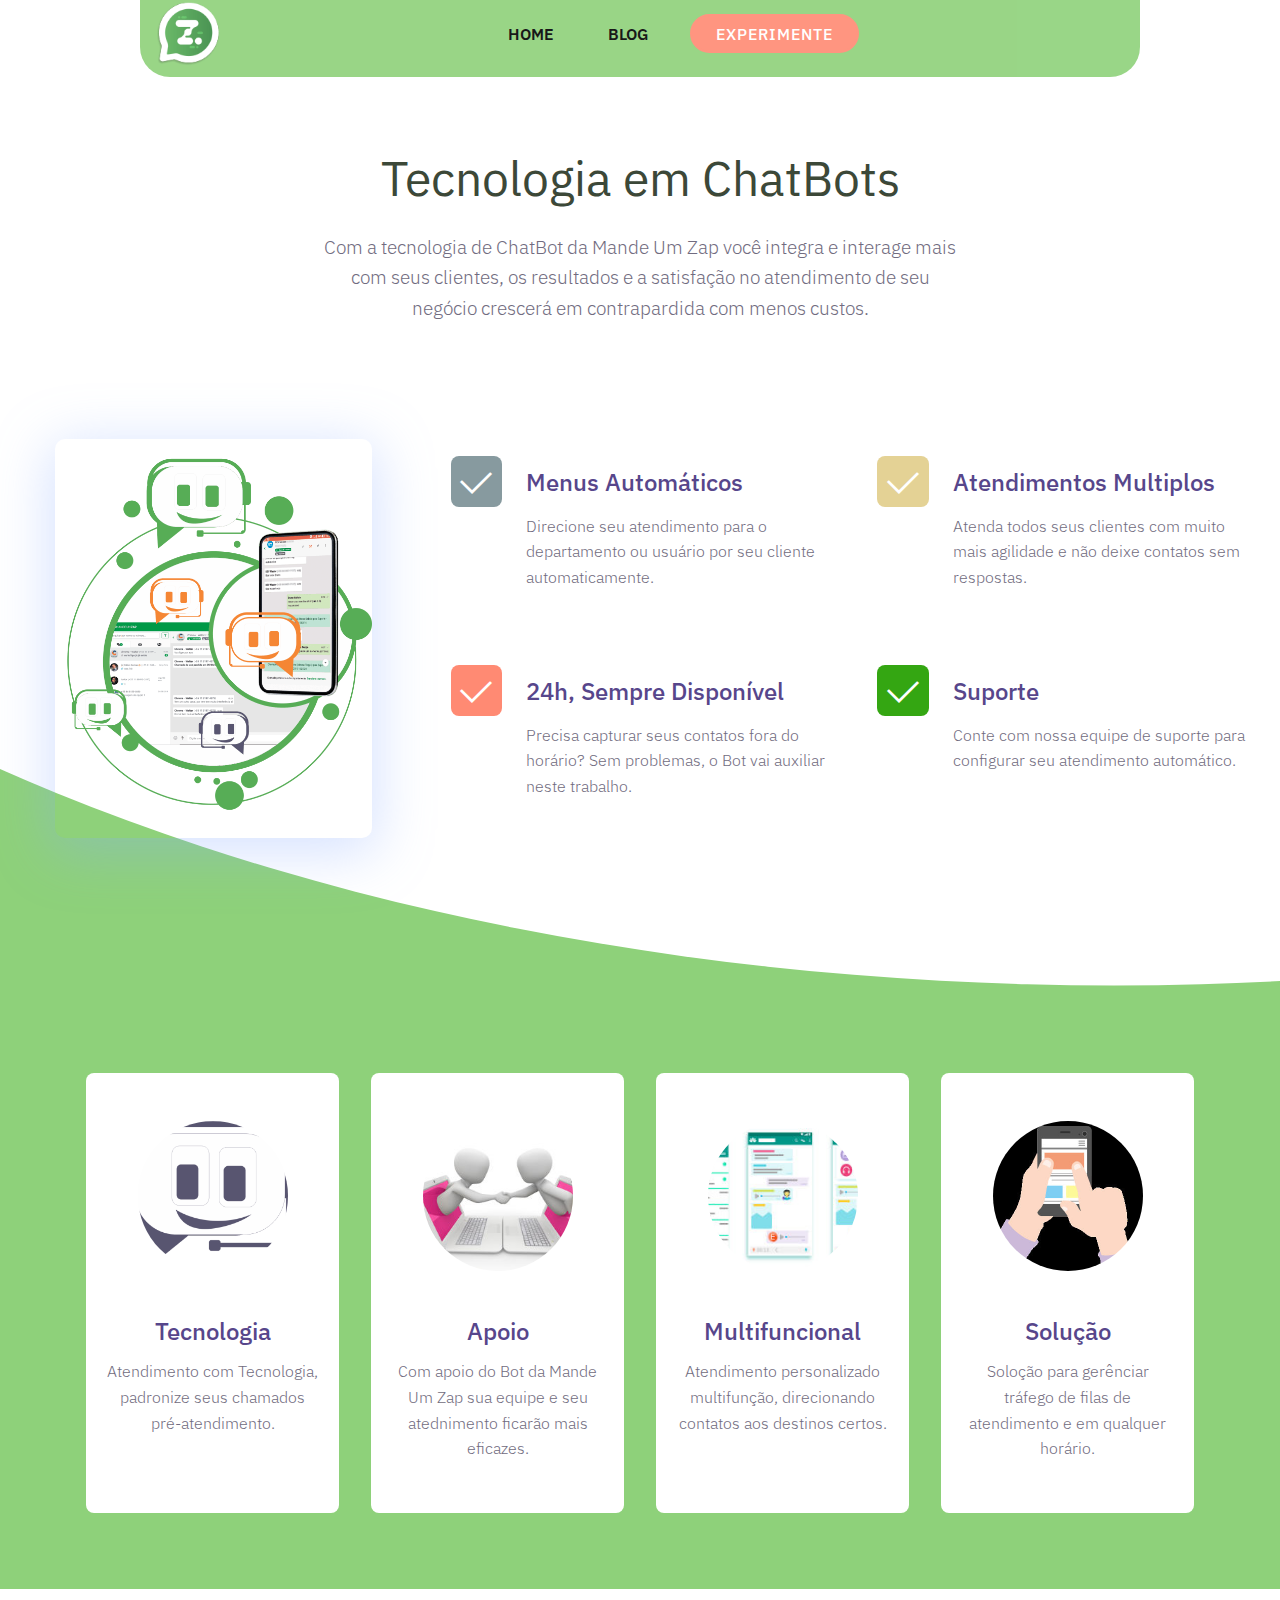
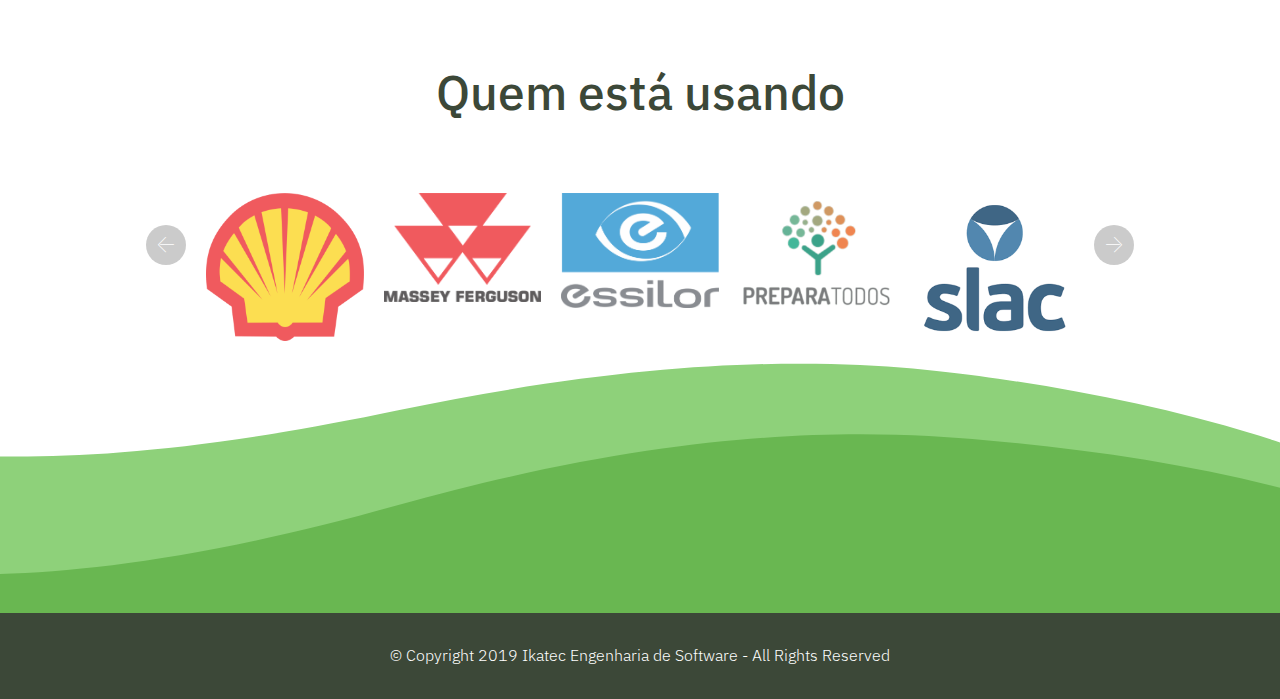
<file: page1.html>
<!DOCTYPE html>
<html  >
<head>
  
  <meta charset="UTF-8">
  <meta http-equiv="X-UA-Compatible" content="IE=edge">
  
  <meta name="viewport" content="width=device-width, initial-scale=1, minimum-scale=1">
  <link rel="shortcut icon" href="assets/images/face-logo-90x90.png" type="image/x-icon">
  <meta name="description" content="">
  
  <title>Bots</title>
  <link rel="stylesheet" href="assets/web/assets/mobirise-icons/mobirise-icons.css">
  <link rel="stylesheet" href="assets/web/assets/mobirise-icons2/mobirise2.css">
  <link rel="stylesheet" href="assets/tether/tether.min.css">
  <link rel="stylesheet" href="assets/bootstrap/css/bootstrap.min.css">
  <link rel="stylesheet" href="assets/bootstrap/css/bootstrap-grid.min.css">
  <link rel="stylesheet" href="assets/bootstrap/css/bootstrap-reboot.min.css">
  <link rel="stylesheet" href="assets/soundcloud-plugin/style.css">
  <link rel="stylesheet" href="assets/dropdown/css/style.css">
  <link rel="stylesheet" href="assets/theme/css/style.css">
  <link rel="stylesheet" href="assets/mobirise/css/mbr-additional.css" type="text/css">
  
  
  
</head>
<body>
  <section class="menu cid-rx5VdQFBSf" once="menu" id="menu04-i">

    


    <nav class="navbar navbar-dropdown navbar-expand-lg">
        <div class="navbar-brand">
            <span class="navbar-logo">
                <a href="#">
                    <img src="assets/images/face-logo-90x90.png" alt="" title="" style="height: 4rem;">
                </a>
            </span>
            
        </div>
        <button class="navbar-toggler" type="button" data-toggle="collapse" data-target="#navbarSupportedContent" aria-controls="navbarNavAltMarkup" aria-expanded="false" aria-label="Toggle navigation">
            <div class="hamburger">
                <span></span>
                <span></span>
                <span></span>
                <span></span>
            </div>
        </button>
        <div class="collapse navbar-collapse" id="navbarSupportedContent">
            <ul class="navbar-nav nav-dropdown" data-app-modern-menu="true"><li class="nav-item"><a class="nav-link link text-black display-4" href="index.html" aria-expanded="false">
                        HOME</a></li>
                

                <li class="nav-item"><a class="nav-link link text-black display-4" href="#" aria-expanded="false">
                        BLOG</a></li></ul>
            <div class="navbar-buttons px-2 mbr-section-btn"><a class="btn btn-sm btn-primary display-4" href="page3.html">
                    EXPERIMENTE</a></div>

            

        </div>
    </nav>
</section>

<section class="cid-rxKJLszSBB" id="title02-t">

    

    

    <div class="container align-center">
        <div class="row justify-content-md-start justify-content-md-center">
            <div class="mbr-white col-sm-12 col-md-10 col-lg-7">
                <h1 class="mbr-section-title mbr-regular align-center mbr-fonts-style display-2">Tecnologia em ChatBots</h1>
                
                <p class="mbr-text mbr-light align-center mbr-fonts-style pt-3 display-7">
                    Com a tecnologia de ChatBot da Mande Um Zap você integra e interage mais com seus clientes, os resultados e a satisfação no atendimento de seu negócio crescerá em contrapardida com menos custos.</p>
                
            </div>
        </div>
    </div>
</section>

<section class="features1 cid-rxKEw3PWLX" id="features05-r">

    

    

    <svg xmlns="http://www.w3.org/2000/svg" xmlns:xlink="http://www.w3.org/1999/xlink" width="1380px" height="760px" viewBox="0 0  1380 760" preserveAspectRatio="xMidYMid meet">
        <rect id="svgEditorBackground" x="0" y="0" width="1380" height="760" style="fill: none; stroke: none;"></rect>
        <ellipse id="e1_ellipse" cx="411" cy="-89" style="fill:khaki;stroke:black;stroke-width:0px;" rx="842" ry="677" transform="matrix(1.10937 0 0 1.10937 -41.7954 -68.1567)"></ellipse>
    </svg>

    <div class="container">

        <div class="row justify-content-center">



            <div class="col-12 col-md-8 col-lg-4 m-auto align-center">
                <img src="assets/images/ppp-626x789.png" alt="" title="">
            </div>



            <div class="col-12 col-md-12 col-lg-8">

                <div class="row justify-content-center">
                    <div class="card p-3 col-12 col-md-8 col-lg-6">
                        <div class="card-img pt-1">
                            <span class="mbr-iconfont img1 mobi-mbri-success mobi-mbri"></span>
                        </div>
                        <div class="card-box">
                            <h4 class="card-title align-left py-2 mbr-fonts-style display-5">
                                Menus Automáticos</h4>
                            <p class="mbr-text align-left mbr-fonts-style display-4">
                                Direcione seu atendimento para o departamento ou usuário por seu cliente automaticamente.</p>
                        </div>
                    </div>

                    <div class="card p-3 col-12 col-md-8 col-lg-6">
                        <div class="card-img pt-1">
                            <span class="mbr-iconfont img2 mobi-mbri-success mobi-mbri"></span>
                        </div>
                        <div class="card-box">
                            <h4 class="card-title align-left py-2 mbr-fonts-style display-5">Atendimentos Multiplos</h4>
                            <p class="mbr-text align-left mbr-fonts-style display-4">
                                Atenda todos seus clientes com muito mais agilidade e não deixe contatos sem respostas.</p>
                        </div>
                    </div>

                    <div class="card p-3 col-12 col-md-8 col-lg-6">
                        <div class="card-img pt-1">
                            <span class="mbr-iconfont img3 mobi-mbri-success mobi-mbri"></span>
                        </div>
                        <div class="card-box">
                            <h4 class="card-title align-left py-2 mbr-fonts-style display-5">

                                24h, Sempre Disponível</h4>
                            <p class="mbr-text align-left mbr-fonts-style display-4">
                                Precisa capturar seus contatos fora do horário? Sem problemas, o Bot vai auxiliar neste trabalho.</p>
                        </div>
                    </div>

                    <div class="card p-3 col-12 col-md-8 col-lg-6">
                        <div class="card-img pt-1">
                            <span class="mbr-iconfont img4 mobi-mbri-success mobi-mbri"></span>
                        </div>
                        <div class="card-box">
                            <h4 class="card-title align-left py-2 mbr-fonts-style display-5">
                                Suporte</h4>
                            <p class="mbr-text align-left mbr-fonts-style display-4">
                                Conte com nossa equipe de suporte para configurar seu atendimento automático.</p>
                        </div>
                    </div>
                </div>
            </div>
        </div>
    </div>

</section>

<section class="features2 cid-rxKFg2WfoE" id="features08-s">

    

    

    <div class="container">
        

        <div class="row">
            <div class="card p-3 col-12 col-md-6 col-lg-3">
                <div class="card-wrapper">
                    <div class="card-img">
                        <img src="assets/images/b2-300x259.png" alt="" title="">
                    </div>
                    <div class="card-box">
                        <h4 class="card-title pb-3 mbr-fonts-style display-5">Tecnologia</h4>
                        <p class="mbr-text pb-3 mbr-fonts-style display-4">Atendimento com Tecnologia, padronize seus chamados pré-atendimento.</p>

                        


                    </div>
                </div>
            </div>

            <div class="card p-3 col-12 col-md-6 col-lg-3">
                <div class="card-wrapper">
                    <div class="card-img">
                        <img src="assets/images/mbr-300x214.jpg" alt="" title="">
                    </div>
                    <div class="card-box ">
                        <h4 class="card-title pb-3 mbr-fonts-style display-5">Apoio</h4>
                        <p class="mbr-text pb-3 mbr-fonts-style display-4">Com apoio do Bot da Mande Um Zap sua equipe e seu atednimento ficarão mais eficazes.</p>
                        
                    </div>
                </div>
            </div>

            <div class="card p-3 col-12 col-md-6 col-lg-3">
                <div class="card-wrapper">
                    <div class="card-img">
                        <img src="assets/images/mbr-300x172.jpg" alt="" title="">
                    </div>
                    <div class="card-box">
                        <h4 class="card-title pb-3 mbr-fonts-style display-5">
                            Multifuncional</h4>
                        <p class="mbr-text pb-3 mbr-fonts-style display-4">Atendimento personalizado multifunção, direcionando contatos aos destinos certos.</p>
                        
                    </div>
                </div>
            </div>

            <div class="card p-3 col-12 col-md-6 col-lg-3">
                <div class="card-wrapper">
                    <div class="card-img">
                        <img src="assets/images/mbr-300x386.jpg" alt="" title="">
                    </div>
                    <div class="card-box">
                        <h4 class="card-title pb-3 mbr-fonts-style display-5">Solução</h4>
                        <p class="mbr-text pb-3 mbr-fonts-style display-4">Soloção para gerênciar tráfego de filas de atendimento e em qualquer horário.</p>
                        
                    </div>
                </div>
            </div>
        </div>
    </div>
</section>

<section class="clients cid-rxKJYJDsiK" id="clients01-u">
    

    

    <svg xmlns="http://www.w3.org/2000/svg" xmlns:xlink="http://www.w3.org/1999/xlink" width="1380px" height="810px" viewBox="0 -8.992806499463768e-14 1380 810" preserveAspectRatio="xMidYMid meet">
        <rect id="svgEditorBackground" x="0" y="0" width="1380" height="810" style="fill: none; stroke: none;"></rect>
        <defs id="svgEditorDefs">
            <polygon id="svgEditorShapeDefs" style="fill:khaki;stroke:black;vector-effect:non-scaling-stroke;stroke-width:1px;"></polygon>
            <path id="svgEditorClosePathDefs" style="stroke:black;stroke-width:1px;fill:khaki;"></path>
        </defs>
        <path d="M15083.791600683318,645.6720847341486c496.6000000000058,747.7999999999951,1953.3704016668416,1862.6734725832403,2751.999999999978,1967.9999999999955s1884.300000000003,-198.89999999999964,2718.7056474818382,-552.6365690040448s1746.4898225846773,-519.9524548776521,2593.2943525181545,-567.3634309959566s2251,-23.399999999999636,4384,1520.0000000000032s3205.199999999997,1437.2000000000025,4047.9999999999854,1520.0000000000018s3305.000000000029,-270.2999999999993,4640.000000000029,-1152s74.60000000000582,3328.3000000000065,32,3792.0000000000073s-19509.4,4591.000000000004,-21087.999999999993,-128.00000000000182s-1679.5999999999913,-6358.300000000001,-80,-6400Z" style="stroke:black;fill:khaki;stroke-width:0px;" id="e12_areaS3" transform="matrix(0.0650006 -0.00123765 0.00123765 0.0650006 -995.543 317.589)"></path>
        <path d="M12434.469938292996,-979.2324603008726c496.600000000004,747.8000000000001,1953.3704016668398,1862.673472583247,2752.000000000018,1967.9999999999995s1884.2999999999865,-198.90000000000055,2718.7056474818364,-552.6365690040473s1746.4898225846846,-519.9524548776479,2593.2943525181618,-567.3634309959524s2251,-23.400000000001455,4384,1520s3205.199999999997,1437.1999999999962,4048,1519.9999999999955s3304.9999999999927,-270.3000000000011,4640,-1151.9999999999955s74.60000000000582,3328.3,32,3791.9999999999955s-19509.400000000023,4590.999999999997,-21088.000000000015,-127.99999999999818s-1679.5999999999985,-6358.300000000008,-80,-6400.0000000000055Z" style="stroke:black;fill:aqua;stroke-width:0px;" id="e19_areaS3" transform="matrix(0.0647268 0.00608646 -0.00608646 0.0647268 -823.261 331.266)"></path><text dy="-0.5em" style="fill:black;font-family:Arial;font-size:20px;" id="e14_texte" transform="matrix(0.0640454 0 0 0.0640454 -832.187 329.878)">
            <textPath id="e13_textPath" xlink:href="#e12_areaS3">T</textPath>
        </text>
    </svg>


    <div class="container mb-5">
        <div class="media-container-row">
            <div class="col-12 align-center">
                <h2 class="mbr-section-title pb-3 mbr-semibold mbr-fonts-style display-2">
                    Quem está usando</h2>
                
            </div>
        </div>
    </div>

    <div class="container">
        <div class="carousel slide" data-ride="carousel" role="listbox">
            <div class="carousel-inner" data-visible="5">
                
                
                
                
                
            <div class="carousel-item ">
                    <div class="media-container-row">
                        <div class="col-md-12">
                            <div class="wrap-img ">
                                <img src="assets/images/shell-240x225.png" class="img-responsive clients-img" alt="" title="">
                            </div>
                        </div>
                    </div>
                </div><div class="carousel-item ">
                    <div class="media-container-row">
                        <div class="col-md-12">
                            <div class="wrap-img ">
                                <img src="assets/images/massey-1379x954.png" class="img-responsive clients-img" alt="" title="">
                            </div>
                        </div>
                    </div>
                </div><div class="carousel-item ">
                    <div class="media-container-row">
                        <div class="col-md-12">
                            <div class="wrap-img ">
                                <img src="assets/images/essilor-1458x1063.png" class="img-responsive clients-img" alt="" title="">
                            </div>
                        </div>
                    </div>
                </div><div class="carousel-item ">
                    <div class="media-container-row">
                        <div class="col-md-12">
                            <div class="wrap-img ">
                                <img src="assets/images/p-240x175.png" class="img-responsive clients-img" alt="" title="">
                            </div>
                        </div>
                    </div>
                </div><div class="carousel-item ">
                    <div class="media-container-row">
                        <div class="col-md-12">
                            <div class="wrap-img ">
                                <img src="assets/images/slac-220x229.png" class="img-responsive clients-img" alt="" title="">
                            </div>
                        </div>
                    </div>
                </div></div>
            <div class="carousel-controls">
                <a data-app-prevent-settings="" class="carousel-control carousel-control-prev" role="button" data-slide="prev">
                    <span aria-hidden="true" class="mbri-left mbr-iconfont"></span>
                    <span class="sr-only">Previous</span>
                </a>
                <a data-app-prevent-settings="" class="carousel-control carousel-control-next" role="button" data-slide="next">
                    <span aria-hidden="true" class="mbri-right mbr-iconfont"></span>
                    <span class="sr-only">Next</span>
                </a>
            </div>
        </div>
    </div>
</section>

<section once="" class="cid-rx68YK5AEu" id="footer01-j">

    

    

    <div class="container">
        <div class="media-container-row align-center mbr-white">
            <div class="col-12">
                <p class="mbr-text mb-0 mbr-fonts-style display-4">
                    © Copyright 2019 Ikatec Engenharia de Software - All Rights Reserved
                </p>
            </div>
        </div>
    </div>
</section>


  <script src="assets/web/assets/jquery/jquery.min.js"></script>
  <script src="assets/tether/tether.min.js"></script>
  <script src="assets/popper/popper.min.js"></script>
  <script src="assets/bootstrap/js/bootstrap.min.js"></script>
  <script src="assets/smoothscroll/smooth-scroll.js"></script>
  <script src="assets/dropdown/js/nav-dropdown.js"></script>
  <script src="assets/dropdown/js/navbar-dropdown.js"></script>
  <script src="assets/touchswipe/jquery.touch-swipe.min.js"></script>
  <script src="assets/bootstrapcarouselswipe/bootstrap-carousel-swipe.js"></script>
  <script src="assets/mbr-clients-slider/mbr-clients-slider.js"></script>
  <script src="assets/theme/js/script.js"></script>
  
  
</body>
</html>
</file>
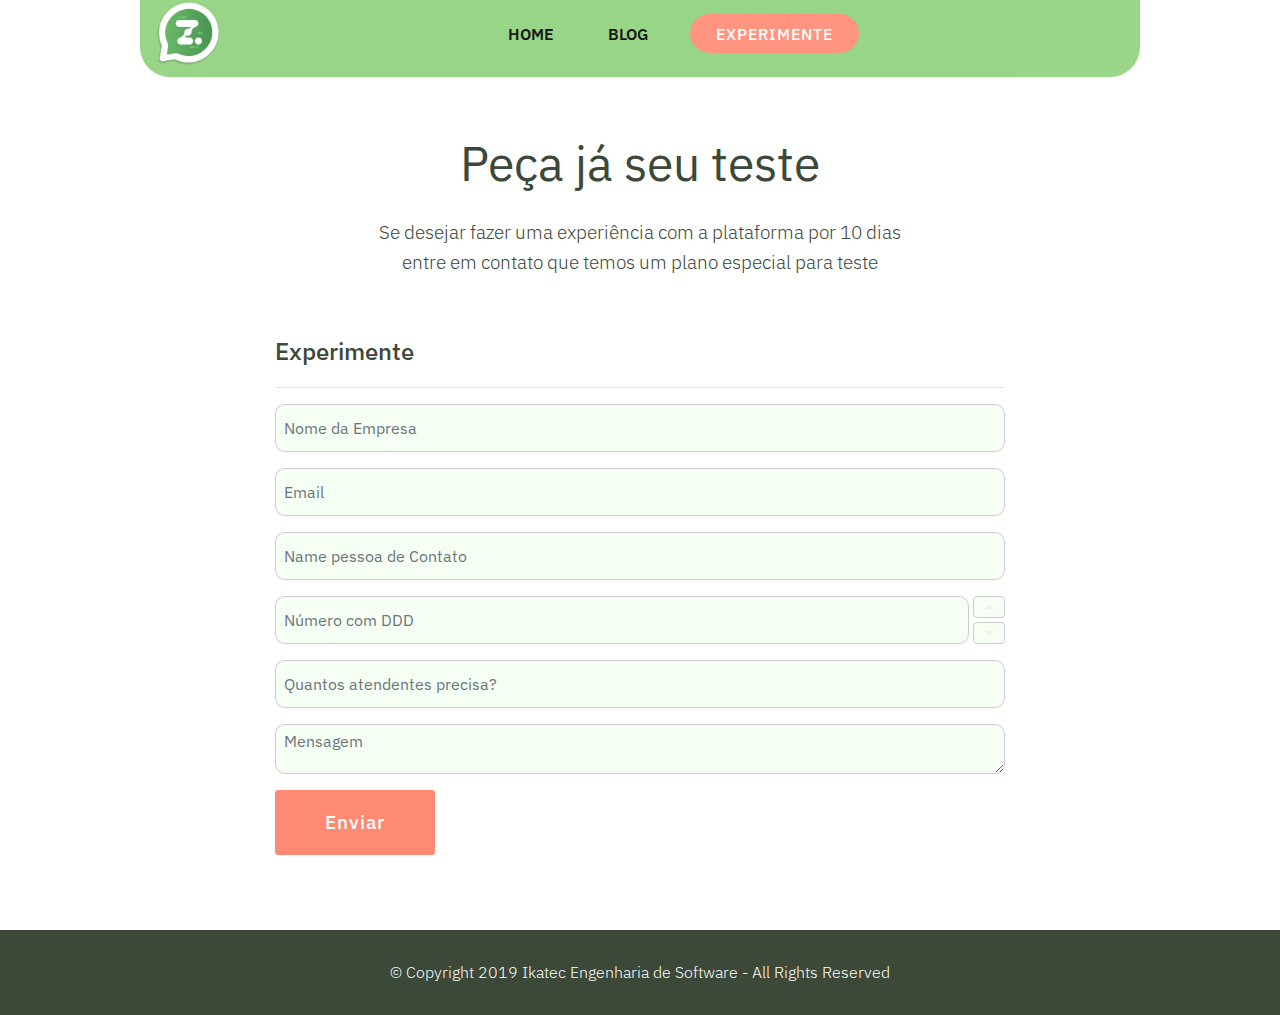
<file: page3.html>
<!DOCTYPE html>
<html  >
<head>
  
  <meta charset="UTF-8">
  <meta http-equiv="X-UA-Compatible" content="IE=edge">
  
  <meta name="viewport" content="width=device-width, initial-scale=1, minimum-scale=1">
  <link rel="shortcut icon" href="assets/images/face-logo-90x90.png" type="image/x-icon">
  <meta name="description" content="">
  
  <title>Experimente</title>
  <link rel="stylesheet" href="assets/web/assets/mobirise-icons2/mobirise2.css">
  <link rel="stylesheet" href="assets/tether/tether.min.css">
  <link rel="stylesheet" href="assets/soundcloud-plugin/style.css">
  <link rel="stylesheet" href="assets/bootstrap/css/bootstrap.min.css">
  <link rel="stylesheet" href="assets/bootstrap/css/bootstrap-grid.min.css">
  <link rel="stylesheet" href="assets/bootstrap/css/bootstrap-reboot.min.css">
  <link rel="stylesheet" href="assets/dropdown/css/style.css">
  <link rel="stylesheet" href="assets/formstyler/jquery.formstyler.css">
  <link rel="stylesheet" href="assets/formstyler/jquery.formstyler.theme.css">
  <link rel="stylesheet" href="assets/datepicker/jquery.datetimepicker.min.css">
  <link rel="stylesheet" href="assets/theme/css/style.css">
  <link rel="stylesheet" href="assets/mobirise/css/mbr-additional.css" type="text/css">
  
  
  
</head>
<body>
  <section class="menu cid-rx5VdQFBSf" once="menu" id="menu04-m">

    


    <nav class="navbar navbar-dropdown navbar-expand-lg">
        <div class="navbar-brand">
            <span class="navbar-logo">
                <a href="#">
                    <img src="assets/images/face-logo-90x90.png" alt="" title="" style="height: 4rem;">
                </a>
            </span>
            
        </div>
        <button class="navbar-toggler" type="button" data-toggle="collapse" data-target="#navbarSupportedContent" aria-controls="navbarNavAltMarkup" aria-expanded="false" aria-label="Toggle navigation">
            <div class="hamburger">
                <span></span>
                <span></span>
                <span></span>
                <span></span>
            </div>
        </button>
        <div class="collapse navbar-collapse" id="navbarSupportedContent">
            <ul class="navbar-nav nav-dropdown" data-app-modern-menu="true"><li class="nav-item"><a class="nav-link link text-black display-4" href="index.html" aria-expanded="false">
                        HOME</a></li>
                

                <li class="nav-item"><a class="nav-link link text-black display-4" href="#" aria-expanded="false">
                        BLOG</a></li></ul>
            <div class="navbar-buttons px-2 mbr-section-btn"><a class="btn btn-sm btn-primary display-4" href="page3.html">
                    EXPERIMENTE</a></div>

            

        </div>
    </nav>
</section>

<section class="cid-rxKDs0f61T" id="title02-p">

    

    

    <div class="container align-center">
        <div class="row justify-content-md-start justify-content-md-center">
            <div class="mbr-white col-sm-12 col-md-10 col-lg-7">
                <h1 class="mbr-section-title mbr-regular align-center mbr-fonts-style display-2">Peça já seu teste</h1>
                
                <p class="mbr-text mbr-light align-center mbr-fonts-style pt-3 display-7">Se desejar fazer uma experiência com a plataforma por 10 dias<br>entre em contato que temos um plano especial para teste</p>
                
            </div>
        </div>
    </div>
</section>

<section class="form cid-rxKD0Eu0Vz" id="formbuilder-o">
    
    
    <div class="container">
        <div class="row">
            <div class="col-lg-8 mx-auto mbr-form" data-form-type="formoid">
<!--Formbuilder Form-->
<form action="https://mobirise.com/" method="POST" class="mbr-form form-with-styler" data-form-title="Experimente"><input type="hidden" name="email" data-form-email="true" value="159fGv2FttBzNPsb4hzJVUmj5R5Bc05yNqKs4YqQjF5//RMZ5EFSXOtS9E66w8hOsaFk91uccz4810MWbptGSL8in3OGrq7VczX5MucMZKv69VOGFuB+Px/S30tm58y0">
<div class="form-row">
<div hidden="hidden" data-form-alert="" class="alert alert-success col-12">Obrigado por seu contato, em breve enviamos mais informções</div>
<div hidden="hidden" data-form-alert-danger="" class="alert alert-danger col-12">Oops...! some problem!</div>
</div>
<div class="dragArea form-row">
<div class="col-lg-12 col-md-12 col-sm-12">
<h4 class="mbr-fonts-style display-5">Experimente</h4>
</div>
<div class="col-lg-12 col-md-12 col-sm-12">
<hr>
</div>
<div data-for="text" class="col-lg-12 col-md-12 col-sm-12 form-group">
<input type="text" name="text" placeholder="Nome da Empresa" data-form-field="text" class="form-control display-7" required="required" value="" id="text-formbuilder-o">
</div>
<div data-for="email" class="col-lg-12 col-md-12 col-sm-12 form-group">
<input type="email" name="email" placeholder="Email" data-form-field="email" class="form-control display-7" required="required" value="" id="email-formbuilder-o">
</div>
<div data-for="name" class="col-lg-12 col-md-12 col-sm-12 form-group">
<input type="text" name="name" placeholder="Name pessoa de Contato" data-form-field="name" class="form-control display-7" required="required" value="" id="name-formbuilder-o">
</div>
<div data-for="Fone" class="col-lg-12 col-md-12 col-sm-12 form-group">
<input type="number" name="Fone" placeholder="Número com DDD" max="" min="" step="1" data-form-field="Fone" class="form-control display-7" value="" id="Fone-formbuilder-o">
</div>
<div class="col-lg-12 col-md-12 col-sm-12 form-group" data-for="text1">
<input type="text" name="text1" placeholder="Quantos atendentes precisa?" data-form-field="text1" required="required" class="form-control display-7" value="" id="text1-formbuilder-o">
</div>
<div data-for="message" class="col-lg-12 col-md-12 col-sm-12 form-group">
<textarea name="message" placeholder="Mensagem" data-form-field="message" class="form-control display-7" id="message-formbuilder-o"></textarea>
</div>
<div class="col-auto">
<button type="submit" class="btn btn-primary display-7">Enviar</button>
</div>
</div>
</form><!--Formbuilder Form-->
</div>
        </div>
    </div>
</section>

<section once="" class="cid-rx68YK5AEu" id="footer01-n">

    

    

    <div class="container">
        <div class="media-container-row align-center mbr-white">
            <div class="col-12">
                <p class="mbr-text mb-0 mbr-fonts-style display-4">
                    © Copyright 2019 Ikatec Engenharia de Software - All Rights Reserved
                </p>
            </div>
        </div>
    </div>
</section>


  <script src="assets/web/assets/jquery/jquery.min.js"></script>
  <script src="assets/popper/popper.min.js"></script>
  <script src="assets/tether/tether.min.js"></script>
  <script src="assets/bootstrap/js/bootstrap.min.js"></script>
  <script src="assets/smoothscroll/smooth-scroll.js"></script>
  <script src="assets/dropdown/js/nav-dropdown.js"></script>
  <script src="assets/dropdown/js/navbar-dropdown.js"></script>
  <script src="assets/touchswipe/jquery.touch-swipe.min.js"></script>
  <script src="assets/formstyler/jquery.formstyler.js"></script>
  <script src="assets/formstyler/jquery.formstyler.min.js"></script>
  <script src="assets/datepicker/jquery.datetimepicker.full.js"></script>
  <script src="assets/theme/js/script.js"></script>
  <script src="assets/formoid/formoid.min.js"></script>
  
  
</body>
</html>
</file>
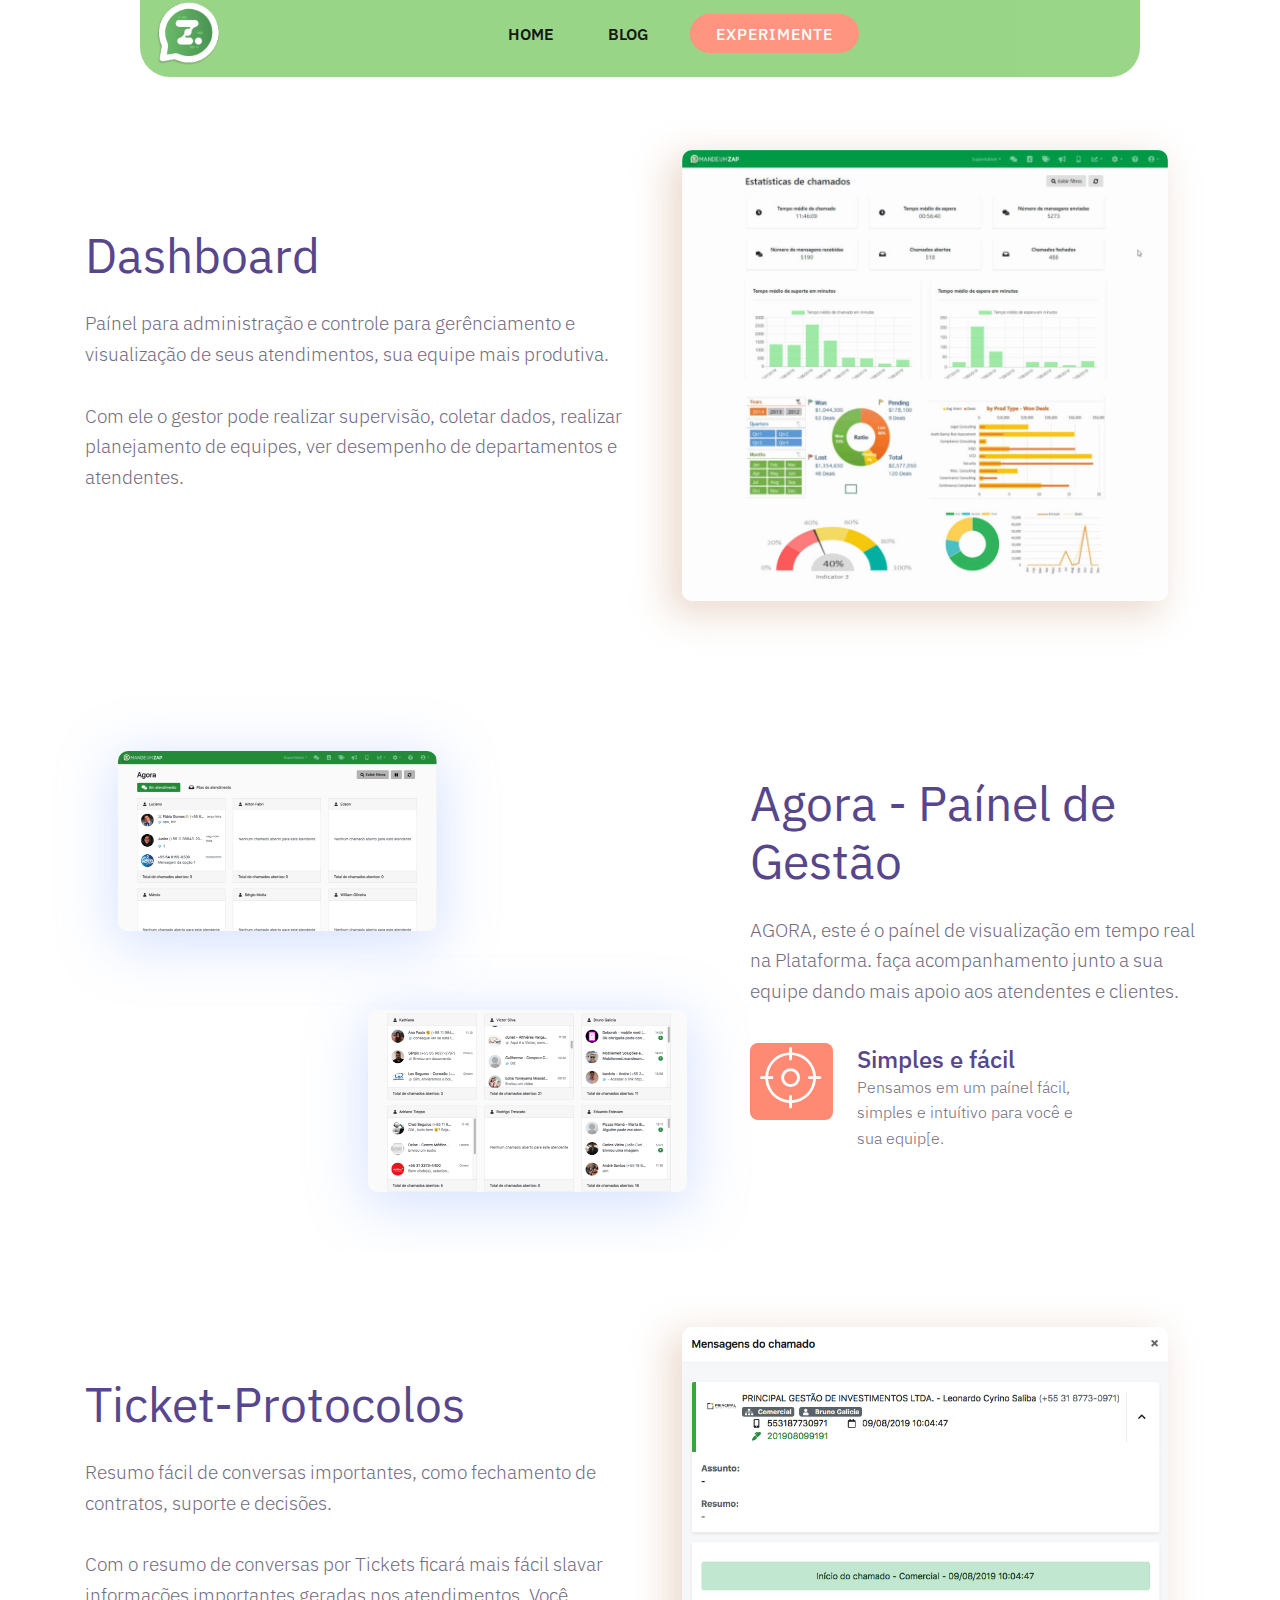
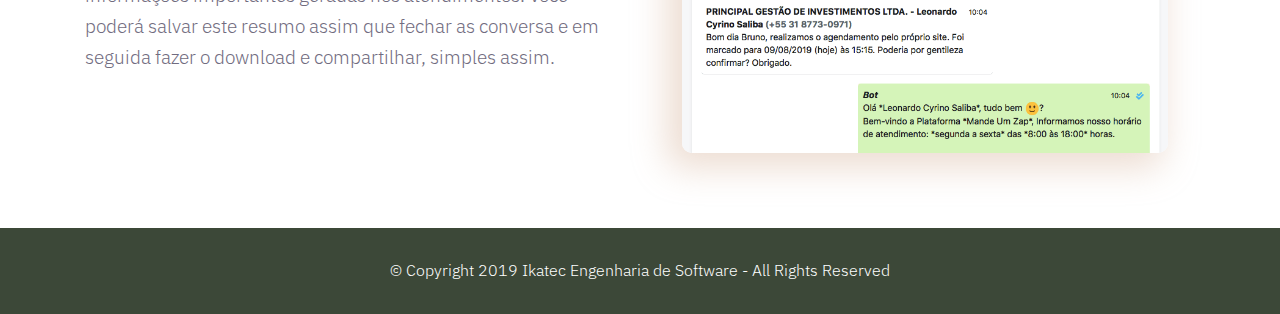
<file: page4.html>
<!DOCTYPE html>
<html  >
<head>
  
  <meta charset="UTF-8">
  <meta http-equiv="X-UA-Compatible" content="IE=edge">
  
  <meta name="viewport" content="width=device-width, initial-scale=1, minimum-scale=1">
  <link rel="shortcut icon" href="assets/images/face-logo-90x90.png" type="image/x-icon">
  <meta name="description" content="">
  
  <title>Dashboard</title>
  <link rel="stylesheet" href="assets/web/assets/mobirise-icons/mobirise-icons.css">
  <link rel="stylesheet" href="assets/web/assets/mobirise-icons2/mobirise2.css">
  <link rel="stylesheet" href="assets/tether/tether.min.css">
  <link rel="stylesheet" href="assets/bootstrap/css/bootstrap.min.css">
  <link rel="stylesheet" href="assets/bootstrap/css/bootstrap-grid.min.css">
  <link rel="stylesheet" href="assets/bootstrap/css/bootstrap-reboot.min.css">
  <link rel="stylesheet" href="assets/soundcloud-plugin/style.css">
  <link rel="stylesheet" href="assets/dropdown/css/style.css">
  <link rel="stylesheet" href="assets/theme/css/style.css">
  <link rel="stylesheet" href="assets/mobirise/css/mbr-additional.css" type="text/css">
  
  
  
</head>
<body>
  <section class="menu cid-rx5VdQFBSf" once="menu" id="menu04-i">

    


    <nav class="navbar navbar-dropdown navbar-expand-lg">
        <div class="navbar-brand">
            <span class="navbar-logo">
                <a href="#">
                    <img src="assets/images/face-logo-90x90.png" alt="" title="" style="height: 4rem;">
                </a>
            </span>
            
        </div>
        <button class="navbar-toggler" type="button" data-toggle="collapse" data-target="#navbarSupportedContent" aria-controls="navbarNavAltMarkup" aria-expanded="false" aria-label="Toggle navigation">
            <div class="hamburger">
                <span></span>
                <span></span>
                <span></span>
                <span></span>
            </div>
        </button>
        <div class="collapse navbar-collapse" id="navbarSupportedContent">
            <ul class="navbar-nav nav-dropdown" data-app-modern-menu="true"><li class="nav-item"><a class="nav-link link text-black display-4" href="index.html" aria-expanded="false">
                        HOME</a></li>
                

                <li class="nav-item"><a class="nav-link link text-black display-4" href="#" aria-expanded="false">
                        BLOG</a></li></ul>
            <div class="navbar-buttons px-2 mbr-section-btn"><a class="btn btn-sm btn-primary display-4" href="page3.html">
                    EXPERIMENTE</a></div>

            

        </div>
    </nav>
</section>

<section class="cid-ryFE5TnbK5" id="content08-y">

    

    



    <div class="container align-center">
        <div class="row">


            <div class="col-md-12 col-lg-6 py-4 m-auto">
                <h1 class="mbr-section-title mbr-regular pb-3 align-left mbr-fonts-style display-2">Dashboard</h1>
                
                <p class="mbr-text mbr-light pb-3 align-left mbr-fonts-style display-7">Paínel para administração e controle para gerênciamento e visualização de seus atendimentos, sua equipe mais produtiva.<br><br>Com ele o gestor pode realizar supervisão, coletar dados, realizar planejamento de equipes, ver desempenho de departamentos e atendentes.</p>
                
            </div>

            <div class="col-lg-6 col-md-12 align-center">
                <img src="assets/images/paainel-1012x940.jpg" alt="" title="">

            </div>

        </div>



    </div>
</section>

<section class="cid-ryFF6i1uZH" id="features09-10">

    

    



    <div class="container">
        <div class="row">
            <div class="col-lg-7 col-md-12 col-12 align-center img-box">
                <img class="img1" src="assets/images/agora-1-638x359.png" alt="" title="">
                <img class="img2" src="assets/images/agora-2-638x362.png" alt="" title="">

            </div>

            <div class="col-md-12 col-lg-5 col-12 py-4 m-auto">
                <h1 class="mbr-section-title mbr-regular pb-3 mbr-fonts-style display-2">Agora - Paínel de Gestão</h1>
                
                <p class="mbr-text align-left mbr-light pb-4 mbr-fonts-style display-7">
                    AGORA, este é o paínel de visualização em tempo real na Plataforma. faça acompanhamento junto a sua equipe dando mais apoio aos atendentes e clientes.<br>
                </p>

                <div class="card">
                    <div class="card-ico">
                        <span class="mbr-iconfont pt-1 ico1 mbri-target"></span>
                    </div>
                    <div class="card-box">
                        <h4 class="card-title pb-1 align-left mbr-fonts-style display-5">
                            Simples e fácil</h4>
                        <p class="mbr-text mbr-fonts-style align-left display-4">
                            Pensamos em um paínel fácil, simples e intuítivo para você e sua equip[e.</p>
                    </div>
                </div>


            </div>



        </div>



    </div>

</section>

<section class="cid-ryFEZuhR42" id="content08-z">

    

    



    <div class="container align-center">
        <div class="row">


            <div class="col-md-12 col-lg-6 py-4 m-auto">
                <h1 class="mbr-section-title mbr-regular pb-3 align-left mbr-fonts-style display-2">Ticket-Protocolos</h1>
                
                <p class="mbr-text mbr-light pb-3 align-left mbr-fonts-style display-7">Resumo fácil de conversas importantes, como fechamento de contratos, suporte e decisões.<br><br>Com o resumo de conversas por Tickets ficará mais fácil slavar informações importantes geradas nos atendimentos. Você poderá salvar este resumo assim que fechar as conversa e em seguida fazer o download e compartilhar, simples assim.</p>
                
            </div>

            <div class="col-lg-6 col-md-12 align-center">
                <img src="assets/images/proto1-796x699.png" alt="" title="">

            </div>

        </div>



    </div>
</section>

<section once="" class="cid-rx68YK5AEu" id="footer01-j">

    

    

    <div class="container">
        <div class="media-container-row align-center mbr-white">
            <div class="col-12">
                <p class="mbr-text mb-0 mbr-fonts-style display-4">
                    © Copyright 2019 Ikatec Engenharia de Software - All Rights Reserved
                </p>
            </div>
        </div>
    </div>
</section>


  <script src="assets/web/assets/jquery/jquery.min.js"></script>
  <script src="assets/tether/tether.min.js"></script>
  <script src="assets/popper/popper.min.js"></script>
  <script src="assets/bootstrap/js/bootstrap.min.js"></script>
  <script src="assets/dropdown/js/nav-dropdown.js"></script>
  <script src="assets/dropdown/js/navbar-dropdown.js"></script>
  <script src="assets/touchswipe/jquery.touch-swipe.min.js"></script>
  <script src="assets/smoothscroll/smooth-scroll.js"></script>
  <script src="assets/theme/js/script.js"></script>
  
  
</body>
</html>
</file>
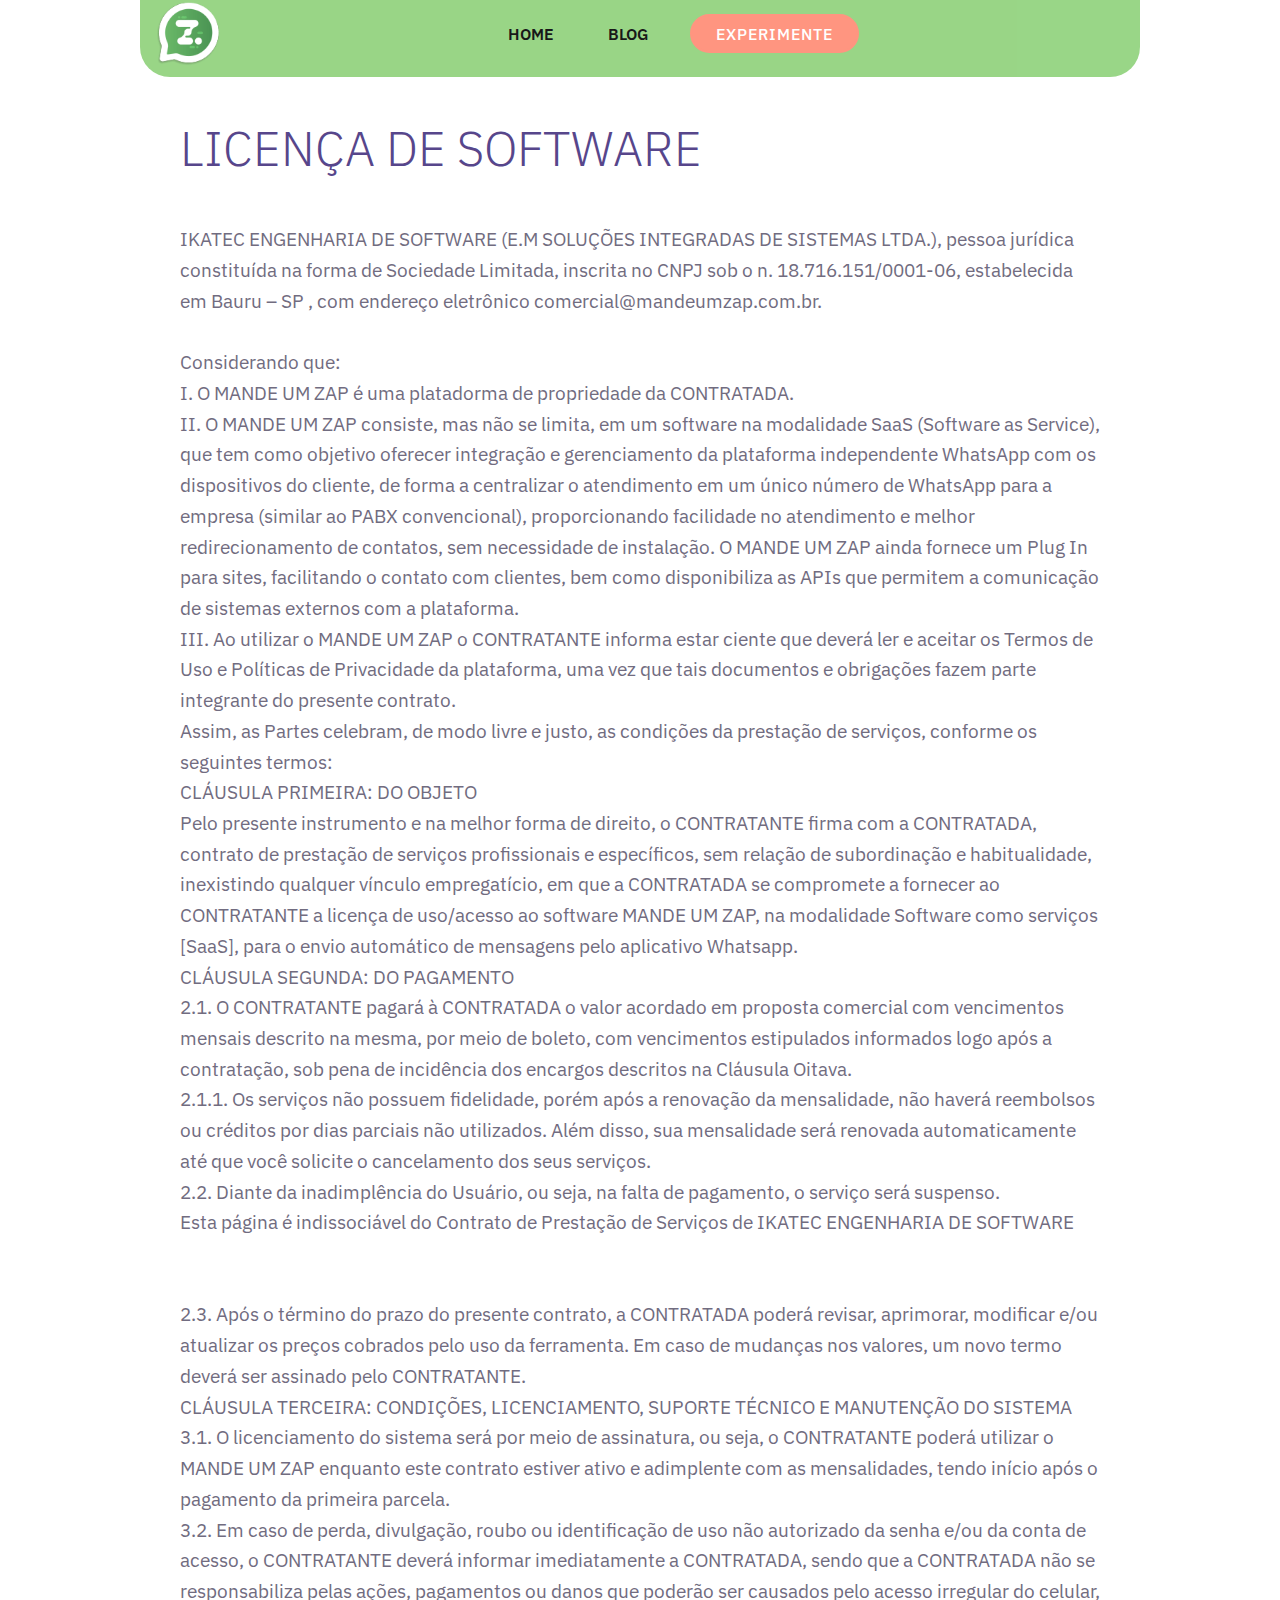
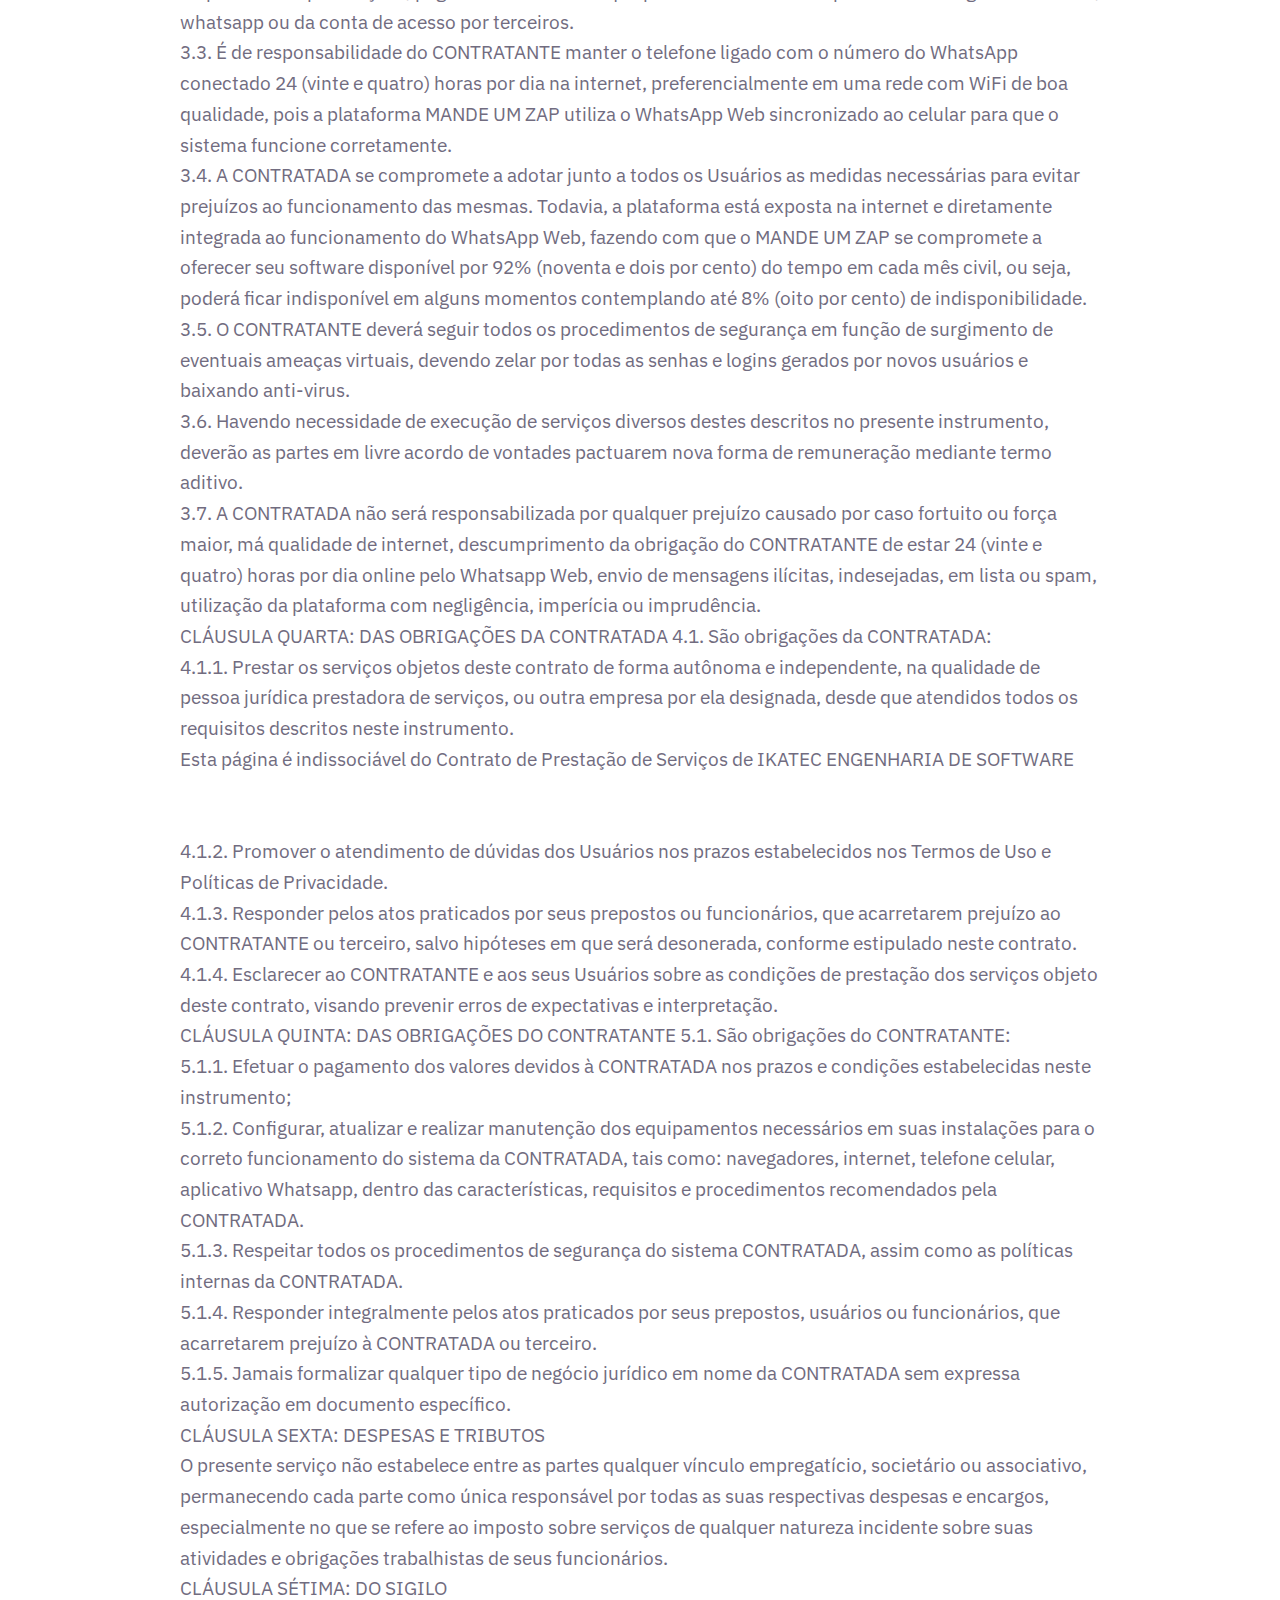
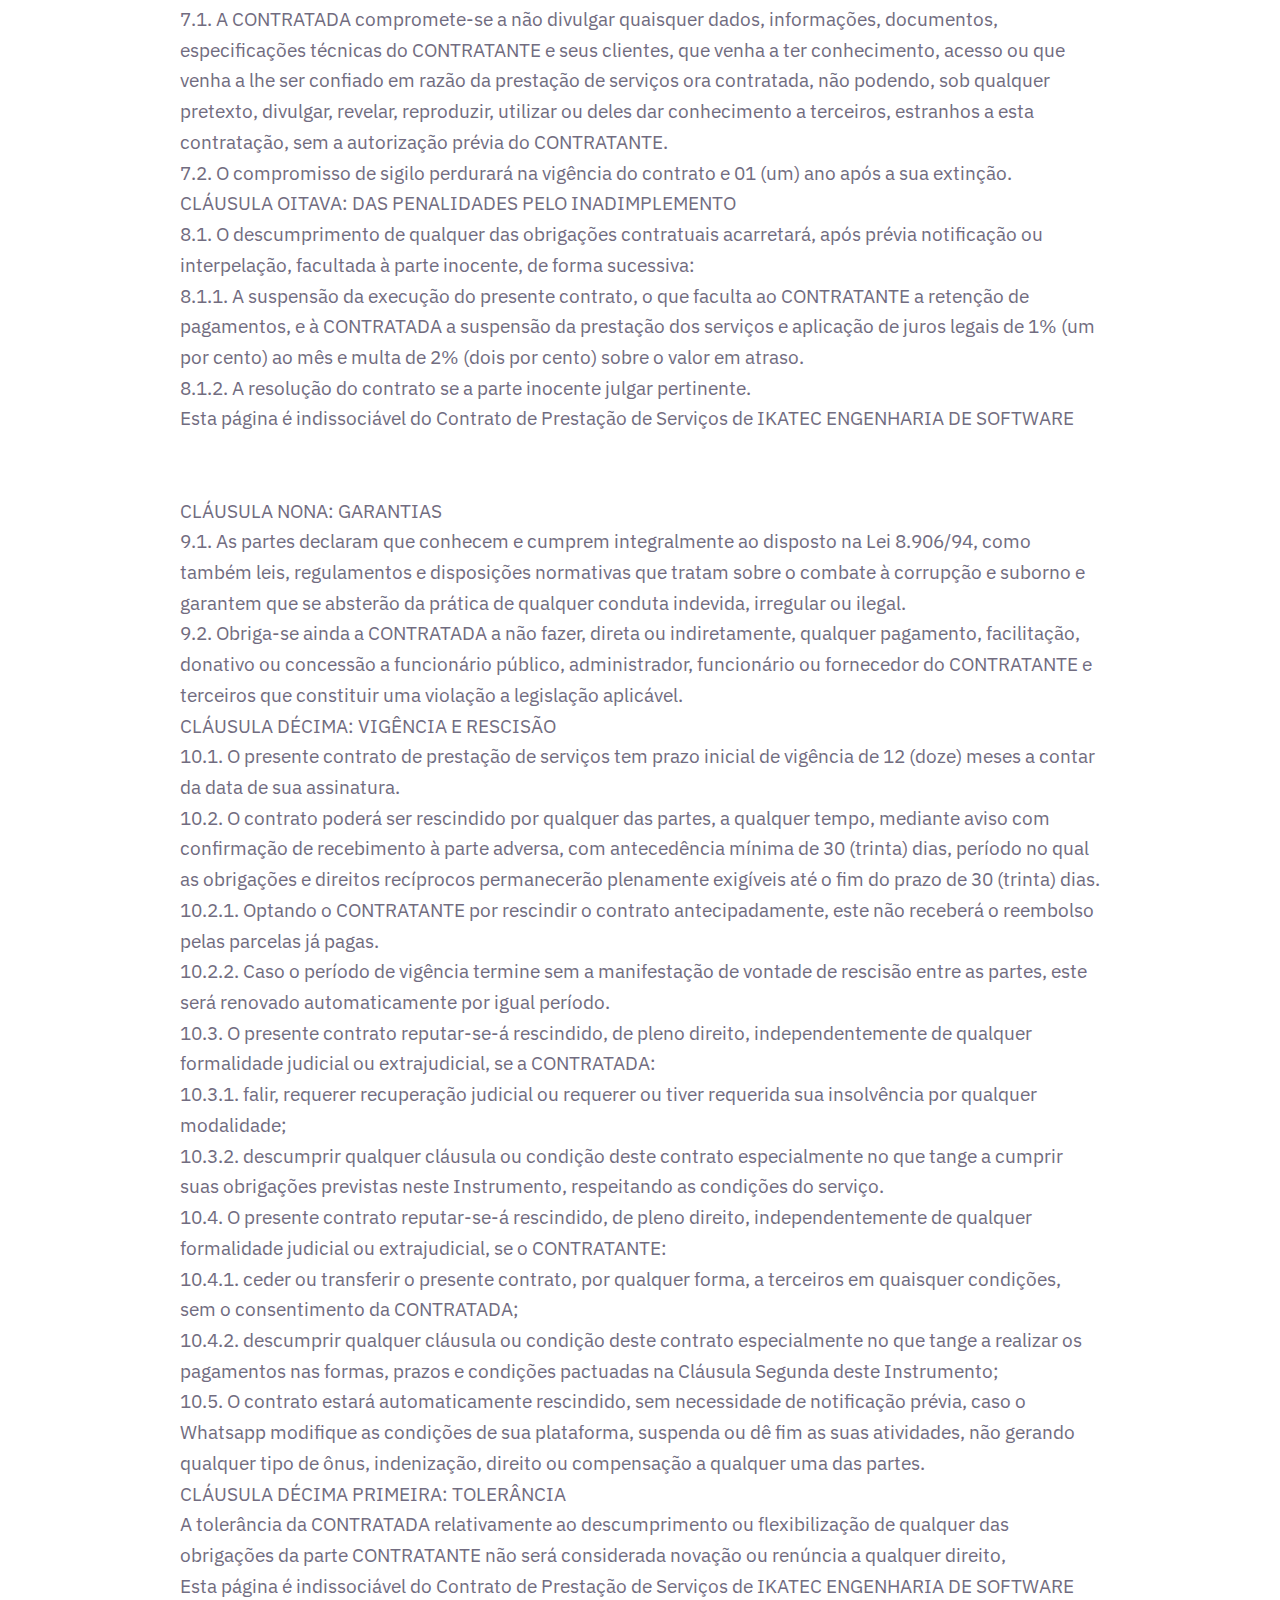
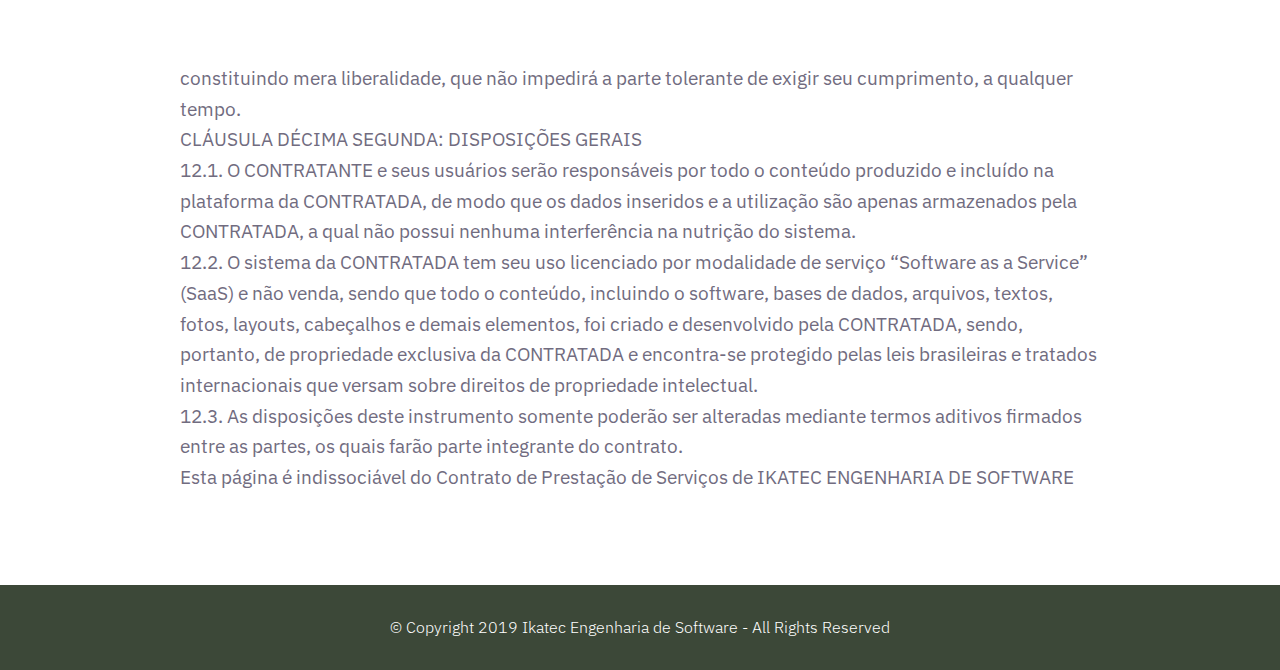
<file: page5.html>
<!DOCTYPE html>
<html  >
<head>
  
  <meta charset="UTF-8">
  <meta http-equiv="X-UA-Compatible" content="IE=edge">
  
  <meta name="viewport" content="width=device-width, initial-scale=1, minimum-scale=1">
  <link rel="shortcut icon" href="assets/images/face-logo-90x90.png" type="image/x-icon">
  <meta name="description" content="">
  
  <title>Termo de Uso</title>
  <link rel="stylesheet" href="assets/web/assets/mobirise-icons2/mobirise2.css">
  <link rel="stylesheet" href="assets/tether/tether.min.css">
  <link rel="stylesheet" href="assets/bootstrap/css/bootstrap.min.css">
  <link rel="stylesheet" href="assets/bootstrap/css/bootstrap-grid.min.css">
  <link rel="stylesheet" href="assets/bootstrap/css/bootstrap-reboot.min.css">
  <link rel="stylesheet" href="assets/soundcloud-plugin/style.css">
  <link rel="stylesheet" href="assets/dropdown/css/style.css">
  <link rel="stylesheet" href="assets/theme/css/style.css">
  <link rel="stylesheet" href="assets/mobirise/css/mbr-additional.css" type="text/css">
  
  
  
</head>
<body>
  <section class="menu cid-rx5VdQFBSf" once="menu" id="menu04-u">

    


    <nav class="navbar navbar-dropdown navbar-expand-lg">
        <div class="navbar-brand">
            <span class="navbar-logo">
                <a href="#">
                    <img src="assets/images/face-logo-90x90.png" alt="" title="" style="height: 4rem;">
                </a>
            </span>
            
        </div>
        <button class="navbar-toggler" type="button" data-toggle="collapse" data-target="#navbarSupportedContent" aria-controls="navbarNavAltMarkup" aria-expanded="false" aria-label="Toggle navigation">
            <div class="hamburger">
                <span></span>
                <span></span>
                <span></span>
                <span></span>
            </div>
        </button>
        <div class="collapse navbar-collapse" id="navbarSupportedContent">
            <ul class="navbar-nav nav-dropdown" data-app-modern-menu="true"><li class="nav-item"><a class="nav-link link text-black display-4" href="index.html" aria-expanded="false">
                        HOME</a></li>
                

                <li class="nav-item"><a class="nav-link link text-black display-4" href="#" aria-expanded="false">
                        BLOG</a></li></ul>
            <div class="navbar-buttons px-2 mbr-section-btn"><a class="btn btn-sm btn-primary display-4" href="page3.html">
                    EXPERIMENTE</a></div>

            

        </div>
    </nav>
</section>

<section class="header4 cid-ryFA82S4NF" id="content05-w">

    

    

    <div class="container">
        <div class="row justify-content-md-center">
            <div class=" col-md-12 col-lg-10 align-left">
                
                <h1 class="mbr-section-title align-left mbr-white pb-2 mbr-fonts-style display-2">LICENÇA DE SOFTWARE</h1>

                <p class="mbr-text align-left mbr-fonts-style display-7"><br>IKATEC ENGENHARIA DE SOFTWARE (E.M SOLUÇÕES INTEGRADAS DE SISTEMAS LTDA.), pessoa jurídica constituída na forma de Sociedade Limitada, inscrita no CNPJ sob o n. 18.716.151/0001-06, estabelecida em Bauru – SP , com endereço eletrônico comercial@mandeumzap.com.br.<br><br>Considerando que:<br>I. O MANDE UM ZAP é uma platadorma de propriedade da CONTRATADA.<br>II. O MANDE UM ZAP consiste, mas não se limita, em um software na modalidade SaaS (Software as Service), que tem como objetivo oferecer integração e gerenciamento da plataforma independente WhatsApp com os dispositivos do cliente, de forma a centralizar o atendimento em um único número de WhatsApp para a empresa (similar ao PABX convencional), proporcionando facilidade no atendimento e melhor redirecionamento de contatos, sem necessidade de instalação. O MANDE UM ZAP ainda fornece um Plug In para sites, facilitando o contato com clientes, bem como disponibiliza as APIs que permitem a comunicação de sistemas externos com a plataforma.<br>III. Ao utilizar o MANDE UM ZAP o CONTRATANTE informa estar ciente que deverá ler e aceitar os Termos de Uso e Políticas de Privacidade da plataforma, uma vez que tais documentos e obrigações fazem parte integrante do presente contrato.<br>Assim, as Partes celebram, de modo livre e justo, as condições da prestação de serviços, conforme os seguintes termos:<br>CLÁUSULA PRIMEIRA: DO OBJETO<br>Pelo presente instrumento e na melhor forma de direito, o CONTRATANTE firma com a CONTRATADA, contrato de prestação de serviços profissionais e específicos, sem relação de subordinação e habitualidade, inexistindo qualquer vínculo empregatício, em que a CONTRATADA se compromete a fornecer ao CONTRATANTE a licença de uso/acesso ao software MANDE UM ZAP, na modalidade Software como serviços [SaaS], para o envio automático de mensagens pelo aplicativo Whatsapp.<br>CLÁUSULA SEGUNDA: DO PAGAMENTO<br>2.1. O CONTRATANTE pagará à CONTRATADA o valor acordado em proposta comercial com vencimentos mensais descrito na mesma, por meio de boleto, com vencimentos estipulados informados logo após a contratação, sob pena de incidência dos encargos descritos na Cláusula Oitava.<br>2.1.1. Os serviços não possuem fidelidade, porém após a renovação da mensalidade, não haverá reembolsos ou créditos por dias parciais não utilizados. Além disso, sua mensalidade será renovada automaticamente até que você solicite o cancelamento dos seus serviços.<br>2.2. Diante da inadimplência do Usuário, ou seja, na falta de pagamento, o serviço será suspenso.<br>Esta página é indissociável do Contrato de Prestação de Serviços de IKATEC ENGENHARIA DE SOFTWARE<br><br> <br> 2.3. Após o término do prazo do presente contrato, a CONTRATADA poderá revisar, aprimorar, modificar e/ou atualizar os preços cobrados pelo uso da ferramenta. Em caso de mudanças nos valores, um novo termo deverá ser assinado pelo CONTRATANTE.<br>CLÁUSULA TERCEIRA: CONDIÇÕES, LICENCIAMENTO, SUPORTE TÉCNICO E MANUTENÇÃO DO SISTEMA<br>3.1. O licenciamento do sistema será por meio de assinatura, ou seja, o CONTRATANTE poderá utilizar o MANDE UM ZAP enquanto este contrato estiver ativo e adimplente com as mensalidades, tendo início após o pagamento da primeira parcela.<br>3.2. Em caso de perda, divulgação, roubo ou identificação de uso não autorizado da senha e/ou da conta de acesso, o CONTRATANTE deverá informar imediatamente a CONTRATADA, sendo que a CONTRATADA não se responsabiliza pelas ações, pagamentos ou danos que poderão ser causados pelo acesso irregular do celular, whatsapp ou da conta de acesso por terceiros.<br>3.3. É de responsabilidade do CONTRATANTE manter o telefone ligado com o número do WhatsApp conectado 24 (vinte e quatro) horas por dia na internet, preferencialmente em uma rede com WiFi de boa qualidade, pois a plataforma MANDE UM ZAP utiliza o WhatsApp Web sincronizado ao celular para que o sistema funcione corretamente.<br>3.4. A CONTRATADA se compromete a adotar junto a todos os Usuários as medidas necessárias para evitar prejuízos ao funcionamento das mesmas. Todavia, a plataforma está exposta na internet e diretamente integrada ao funcionamento do WhatsApp Web, fazendo com que o MANDE UM ZAP se compromete a oferecer seu software disponível por 92% (noventa e dois por cento) do tempo em cada mês civil, ou seja, poderá ficar indisponível em alguns momentos contemplando até 8% (oito por cento) de indisponibilidade.<br>3.5. O CONTRATANTE deverá seguir todos os procedimentos de segurança em função de surgimento de eventuais ameaças virtuais, devendo zelar por todas as senhas e logins gerados por novos usuários e baixando anti-virus.<br>3.6. Havendo necessidade de execução de serviços diversos destes descritos no presente instrumento, deverão as partes em livre acordo de vontades pactuarem nova forma de remuneração mediante termo aditivo.<br>3.7. A CONTRATADA não será responsabilizada por qualquer prejuízo causado por caso fortuito ou força maior, má qualidade de internet, descumprimento da obrigação do CONTRATANTE de estar 24 (vinte e quatro) horas por dia online pelo Whatsapp Web, envio de mensagens ilícitas, indesejadas, em lista ou spam, utilização da plataforma com negligência, imperícia ou imprudência.<br>CLÁUSULA QUARTA: DAS OBRIGAÇÕES DA CONTRATADA 4.1. São obrigações da CONTRATADA:<br>4.1.1. Prestar os serviços objetos deste contrato de forma autônoma e independente, na qualidade de pessoa jurídica prestadora de serviços, ou outra empresa por ela designada, desde que atendidos todos os requisitos descritos neste instrumento.<br>Esta página é indissociável do Contrato de Prestação de Serviços de IKATEC ENGENHARIA DE SOFTWARE<br><br><br> 4.1.2. Promover o atendimento de dúvidas dos Usuários nos prazos estabelecidos nos Termos de Uso e Políticas de Privacidade.<br>4.1.3. Responder pelos atos praticados por seus prepostos ou funcionários, que acarretarem prejuízo ao CONTRATANTE ou terceiro, salvo hipóteses em que será desonerada, conforme estipulado neste contrato.<br>4.1.4. Esclarecer ao CONTRATANTE e aos seus Usuários sobre as condições de prestação dos serviços objeto deste contrato, visando prevenir erros de expectativas e interpretação.<br>CLÁUSULA QUINTA: DAS OBRIGAÇÕES DO CONTRATANTE 5.1. São obrigações do CONTRATANTE:<br>5.1.1. Efetuar o pagamento dos valores devidos à CONTRATADA nos prazos e condições estabelecidas neste instrumento;<br>5.1.2. Configurar, atualizar e realizar manutenção dos equipamentos necessários em suas instalações para o correto funcionamento do sistema da CONTRATADA, tais como: navegadores, internet, telefone celular, aplicativo Whatsapp, dentro das características, requisitos e procedimentos recomendados pela CONTRATADA.<br>5.1.3. Respeitar todos os procedimentos de segurança do sistema CONTRATADA, assim como as políticas internas da CONTRATADA.<br>5.1.4. Responder integralmente pelos atos praticados por seus prepostos, usuários ou funcionários, que acarretarem prejuízo à CONTRATADA ou terceiro.<br>5.1.5. Jamais formalizar qualquer tipo de negócio jurídico em nome da CONTRATADA sem expressa autorização em documento específico.<br>CLÁUSULA SEXTA: DESPESAS E TRIBUTOS<br>O presente serviço não estabelece entre as partes qualquer vínculo empregatício, societário ou associativo, permanecendo cada parte como única responsável por todas as suas respectivas despesas e encargos, especialmente no que se refere ao imposto sobre serviços de qualquer natureza incidente sobre suas atividades e obrigações trabalhistas de seus funcionários.<br>CLÁUSULA SÉTIMA: DO SIGILO<br>7.1. A CONTRATADA compromete-se a não divulgar quaisquer dados, informações, documentos, especificações técnicas do CONTRATANTE e seus clientes, que venha a ter conhecimento, acesso ou que venha a lhe ser confiado em razão da prestação de serviços ora contratada, não podendo, sob qualquer pretexto, divulgar, revelar, reproduzir, utilizar ou deles dar conhecimento a terceiros, estranhos a esta contratação, sem a autorização prévia do CONTRATANTE.<br>7.2. O compromisso de sigilo perdurará na vigência do contrato e 01 (um) ano após a sua extinção.<br>CLÁUSULA OITAVA: DAS PENALIDADES PELO INADIMPLEMENTO<br>8.1. O descumprimento de qualquer das obrigações contratuais acarretará, após prévia notificação ou interpelação, facultada à parte inocente, de forma sucessiva:<br>8.1.1. A suspensão da execução do presente contrato, o que faculta ao CONTRATANTE a retenção de pagamentos, e à CONTRATADA a suspensão da prestação dos serviços e aplicação de juros legais de 1% (um por cento) ao mês e multa de 2% (dois por cento) sobre o valor em atraso.<br>8.1.2. A resolução do contrato se a parte inocente julgar pertinente.<br>Esta página é indissociável do Contrato de Prestação de Serviços de IKATEC ENGENHARIA DE SOFTWARE<br><br><br> CLÁUSULA NONA: GARANTIAS<br>9.1. As partes declaram que conhecem e cumprem integralmente ao disposto na Lei 8.906/94, como também leis, regulamentos e disposições normativas que tratam sobre o combate à corrupção e suborno e garantem que se absterão da prática de qualquer conduta indevida, irregular ou ilegal.<br>9.2. Obriga-se ainda a CONTRATADA a não fazer, direta ou indiretamente, qualquer pagamento, facilitação, donativo ou concessão a funcionário público, administrador, funcionário ou fornecedor do CONTRATANTE e terceiros que constituir uma violação a legislação aplicável.<br>CLÁUSULA DÉCIMA: VIGÊNCIA E RESCISÃO<br>10.1. O presente contrato de prestação de serviços tem prazo inicial de vigência de 12 (doze) meses a contar da data de sua assinatura.<br>10.2. O contrato poderá ser rescindido por qualquer das partes, a qualquer tempo, mediante aviso com confirmação de recebimento à parte adversa, com antecedência mínima de 30 (trinta) dias, período no qual as obrigações e direitos recíprocos permanecerão plenamente exigíveis até o fim do prazo de 30 (trinta) dias.<br>10.2.1. Optando o CONTRATANTE por rescindir o contrato antecipadamente, este não receberá o reembolso pelas parcelas já pagas.<br>10.2.2. Caso o período de vigência termine sem a manifestação de vontade de rescisão entre as partes, este será renovado automaticamente por igual período.<br>10.3. O presente contrato reputar-se-á rescindido, de pleno direito, independentemente de qualquer formalidade judicial ou extrajudicial, se a CONTRATADA:<br>10.3.1. falir, requerer recuperação judicial ou requerer ou tiver requerida sua insolvência por qualquer modalidade;<br>10.3.2. descumprir qualquer cláusula ou condição deste contrato especialmente no que tange a cumprir suas obrigações previstas neste Instrumento, respeitando as condições do serviço.<br>10.4. O presente contrato reputar-se-á rescindido, de pleno direito, independentemente de qualquer formalidade judicial ou extrajudicial, se o CONTRATANTE:<br>10.4.1. ceder ou transferir o presente contrato, por qualquer forma, a terceiros em quaisquer condições, sem o consentimento da CONTRATADA;<br>10.4.2. descumprir qualquer cláusula ou condição deste contrato especialmente no que tange a realizar os pagamentos nas formas, prazos e condições pactuadas na Cláusula Segunda deste Instrumento;<br>10.5. O contrato estará automaticamente rescindido, sem necessidade de notificação prévia, caso o Whatsapp modifique as condições de sua plataforma, suspenda ou dê fim as suas atividades, não gerando qualquer tipo de ônus, indenização, direito ou compensação a qualquer uma das partes.<br>CLÁUSULA DÉCIMA PRIMEIRA: TOLERÂNCIA<br>A tolerância da CONTRATADA relativamente ao descumprimento ou flexibilização de qualquer das obrigações da parte CONTRATANTE não será considerada novação ou renúncia a qualquer direito,<br>Esta página é indissociável do Contrato de Prestação de Serviços de IKATEC ENGENHARIA DE SOFTWARE<br><br><br>constituindo mera liberalidade, que não impedirá a parte tolerante de exigir seu cumprimento, a qualquer tempo.<br>CLÁUSULA DÉCIMA SEGUNDA: DISPOSIÇÕES GERAIS<br>12.1. O CONTRATANTE e seus usuários serão responsáveis por todo o conteúdo produzido e incluído na plataforma da CONTRATADA, de modo que os dados inseridos e a utilização são apenas armazenados pela CONTRATADA, a qual não possui nenhuma interferência na nutrição do sistema.<br>12.2. O sistema da CONTRATADA tem seu uso licenciado por modalidade de serviço “Software as a Service” (SaaS) e não venda, sendo que todo o conteúdo, incluindo o software, bases de dados, arquivos, textos, fotos, layouts, cabeçalhos e demais elementos, foi criado e desenvolvido pela CONTRATADA, sendo, portanto, de propriedade exclusiva da CONTRATADA e encontra-se protegido pelas leis brasileiras e tratados internacionais que versam sobre direitos de propriedade intelectual.<br>12.3. As disposições deste instrumento somente poderão ser alteradas mediante termos aditivos firmados entre as partes, os quais farão parte integrante do contrato.<br>Esta página é indissociável do Contrato de Prestação de Serviços de IKATEC ENGENHARIA DE SOFTWARE<br><br></p>
            </div>



        </div>
    </div>
</section>

<section once="" class="cid-rx68YK5AEu" id="footer01-v">

    

    

    <div class="container">
        <div class="media-container-row align-center mbr-white">
            <div class="col-12">
                <p class="mbr-text mb-0 mbr-fonts-style display-4">
                    © Copyright 2019 Ikatec Engenharia de Software - All Rights Reserved
                </p>
            </div>
        </div>
    </div>
</section>


  <script src="assets/web/assets/jquery/jquery.min.js"></script>
  <script src="assets/popper/popper.min.js"></script>
  <script src="assets/tether/tether.min.js"></script>
  <script src="assets/bootstrap/js/bootstrap.min.js"></script>
  <script src="assets/smoothscroll/smooth-scroll.js"></script>
  <script src="assets/dropdown/js/nav-dropdown.js"></script>
  <script src="assets/dropdown/js/navbar-dropdown.js"></script>
  <script src="assets/touchswipe/jquery.touch-swipe.min.js"></script>
  <script src="assets/theme/js/script.js"></script>
  
  
</body>
</html>
</file>
<file: assets/icons-mind/style.css>
@font-face {
	font-family: 'iconsMind';
	src:url('fonts/icon-mind.eot?-rdmvgc');
	src:url('fonts/icons-mind.eot?#iefix-rdmvgc') format('embedded-opentype'),
		url('fonts/icons-mind.woff?-rdmvgc') format('woff'),
		url('fonts/icons-mind.ttf?-rdmvgc') format('truetype'),
		url('fonts/icons-mind.svg?-rdmvgc#icons-mind') format('svg');
	font-weight: normal;
	font-style: normal;
}

[class^="imind-"], [class*=" imind-"] {
	font-family: 'iconsMind' !important;
	speak: none;
	font-style: normal;
	font-weight: normal;
	font-variant: normal;
	text-transform: none;
	line-height: 1;

	/* Better Font Rendering =========== */
	-webkit-font-smoothing: antialiased;
	-moz-osx-font-smoothing: grayscale;
}

.imind-a-z:before {
	content: "\e600";
}
.imind-aa:before {
	content: "\e601";
}
.imind-add-bag:before {
	content: "\e602";
}
.imind-add-basket:before {
	content: "\e603";
}
.imind-add-cart:before {
	content: "\e604";
}
.imind-add-file:before {
	content: "\e605";
}
.imind-add-spaceafterparagraph:before {
	content: "\e606";
}
.imind-add-spacebeforeparagraph:before {
	content: "\e607";
}
.imind-add-user:before {
	content: "\e608";
}
.imind-add-userstar:before {
	content: "\e609";
}
.imind-add-window:before {
	content: "\e60a";
}
.imind-add:before {
	content: "\e60b";
}
.imind-address-book:before {
	content: "\e60c";
}
.imind-address-book2:before {
	content: "\e60d";
}
.imind-administrator:before {
	content: "\e60e";
}
.imind-aerobics-2:before {
	content: "\e60f";
}
.imind-aerobics-3:before {
	content: "\e610";
}
.imind-aerobics:before {
	content: "\e611";
}
.imind-affiliate:before {
	content: "\e612";
}
.imind-aim:before {
	content: "\e613";
}
.imind-air-balloon:before {
	content: "\e614";
}
.imind-airbrush:before {
	content: "\e615";
}
.imind-airship:before {
	content: "\e616";
}
.imind-alarm-clock:before {
	content: "\e617";
}
.imind-alarm-clock2:before {
	content: "\e618";
}
.imind-alarm:before {
	content: "\e619";
}
.imind-alien-2:before {
	content: "\e61a";
}
.imind-alien:before {
	content: "\e61b";
}
.imind-aligator:before {
	content: "\e61c";
}
.imind-align-center:before {
	content: "\e61d";
}
.imind-align-justifyall:before {
	content: "\e61e";
}
.imind-align-justifycenter:before {
	content: "\e61f";
}
.imind-align-justifyleft:before {
	content: "\e620";
}
.imind-align-justifyright:before {
	content: "\e621";
}
.imind-align-left:before {
	content: "\e622";
}
.imind-align-right:before {
	content: "\e623";
}
.imind-alpha:before {
	content: "\e624";
}
.imind-ambulance:before {
	content: "\e625";
}
.imind-amx:before {
	content: "\e626";
}
.imind-anchor-2:before {
	content: "\e627";
}
.imind-anchor:before {
	content: "\e628";
}
.imind-android-store:before {
	content: "\e629";
}
.imind-android:before {
	content: "\e62a";
}
.imind-angel-smiley:before {
	content: "\e62b";
}
.imind-angel:before {
	content: "\e62c";
}
.imind-angry:before {
	content: "\e62d";
}
.imind-apple-bite:before {
	content: "\e62e";
}
.imind-apple-store:before {
	content: "\e62f";
}
.imind-apple:before {
	content: "\e630";
}
.imind-approved-window:before {
	content: "\e631";
}
.imind-aquarius-2:before {
	content: "\e632";
}
.imind-aquarius:before {
	content: "\e633";
}
.imind-archery-2:before {
	content: "\e634";
}
.imind-archery:before {
	content: "\e635";
}
.imind-argentina:before {
	content: "\e636";
}
.imind-aries-2:before {
	content: "\e637";
}
.imind-aries:before {
	content: "\e638";
}
.imind-army-key:before {
	content: "\e639";
}
.imind-arrow-around:before {
	content: "\e63a";
}
.imind-arrow-back3:before {
	content: "\e63b";
}
.imind-arrow-back:before {
	content: "\e63c";
}
.imind-arrow-back2:before {
	content: "\e63d";
}
.imind-arrow-barrier:before {
	content: "\e63e";
}
.imind-arrow-circle:before {
	content: "\e63f";
}
.imind-arrow-cross:before {
	content: "\e640";
}
.imind-arrow-down:before {
	content: "\e641";
}
.imind-arrow-down2:before {
	content: "\e642";
}
.imind-arrow-down3:before {
	content: "\e643";
}
.imind-arrow-downincircle:before {
	content: "\e644";
}
.imind-arrow-fork:before {
	content: "\e645";
}
.imind-arrow-forward:before {
	content: "\e646";
}
.imind-arrow-forward2:before {
	content: "\e647";
}
.imind-arrow-from:before {
	content: "\e648";
}
.imind-arrow-inside:before {
	content: "\e649";
}
.imind-arrow-inside45:before {
	content: "\e64a";
}
.imind-arrow-insidegap:before {
	content: "\e64b";
}
.imind-arrow-insidegap45:before {
	content: "\e64c";
}
.imind-arrow-into:before {
	content: "\e64d";
}
.imind-arrow-join:before {
	content: "\e64e";
}
.imind-arrow-junction:before {
	content: "\e64f";
}
.imind-arrow-left:before {
	content: "\e650";
}
.imind-arrow-left2:before {
	content: "\e651";
}
.imind-arrow-leftincircle:before {
	content: "\e652";
}
.imind-arrow-loop:before {
	content: "\e653";
}
.imind-arrow-merge:before {
	content: "\e654";
}
.imind-arrow-mix:before {
	content: "\e655";
}
.imind-arrow-next:before {
	content: "\e656";
}
.imind-arrow-outleft:before {
	content: "\e657";
}
.imind-arrow-outright:before {
	content: "\e658";
}
.imind-arrow-outside:before {
	content: "\e659";
}
.imind-arrow-outside45:before {
	content: "\e65a";
}
.imind-arrow-outsidegap:before {
	content: "\e65b";
}
.imind-arrow-outsidegap45:before {
	content: "\e65c";
}
.imind-arrow-over:before {
	content: "\e65d";
}
.imind-arrow-refresh:before {
	content: "\e65e";
}
.imind-arrow-refresh2:before {
	content: "\e65f";
}
.imind-arrow-right:before {
	content: "\e660";
}
.imind-arrow-right2:before {
	content: "\e661";
}
.imind-arrow-rightincircle:before {
	content: "\e662";
}
.imind-arrow-shuffle:before {
	content: "\e663";
}
.imind-arrow-squiggly:before {
	content: "\e664";
}
.imind-arrow-through:before {
	content: "\e665";
}
.imind-arrow-to:before {
	content: "\e666";
}
.imind-arrow-turnleft:before {
	content: "\e667";
}
.imind-arrow-turnright:before {
	content: "\e668";
}
.imind-arrow-up:before {
	content: "\e669";
}
.imind-arrow-up2:before {
	content: "\e66a";
}
.imind-arrow-up3:before {
	content: "\e66b";
}
.imind-arrow-upincircle:before {
	content: "\e66c";
}
.imind-arrow-xleft:before {
	content: "\e66d";
}
.imind-arrow-xright:before {
	content: "\e66e";
}
.imind-ask:before {
	content: "\e66f";
}
.imind-assistant:before {
	content: "\e670";
}
.imind-astronaut:before {
	content: "\e671";
}
.imind-at-sign:before {
	content: "\e672";
}
.imind-atm:before {
	content: "\e673";
}
.imind-atom:before {
	content: "\e674";
}
.imind-audio:before {
	content: "\e675";
}
.imind-auto-flash:before {
	content: "\e676";
}
.imind-autumn:before {
	content: "\e677";
}
.imind-baby-clothes:before {
	content: "\e678";
}
.imind-baby-clothes2:before {
	content: "\e679";
}
.imind-baby-cry:before {
	content: "\e67a";
}
.imind-baby:before {
	content: "\e67b";
}
.imind-back2:before {
	content: "\e67c";
}
.imind-back-media:before {
	content: "\e67d";
}
.imind-back-music:before {
	content: "\e67e";
}
.imind-back:before {
	content: "\e67f";
}
.imind-background:before {
	content: "\e680";
}
.imind-bacteria:before {
	content: "\e681";
}
.imind-bag-coins:before {
	content: "\e682";
}
.imind-bag-items:before {
	content: "\e683";
}
.imind-bag-quantity:before {
	content: "\e684";
}
.imind-bag:before {
	content: "\e685";
}
.imind-bakelite:before {
	content: "\e686";
}
.imind-ballet-shoes:before {
	content: "\e687";
}
.imind-balloon:before {
	content: "\e688";
}
.imind-banana:before {
	content: "\e689";
}
.imind-band-aid:before {
	content: "\e68a";
}
.imind-bank:before {
	content: "\e68b";
}
.imind-bar-chart:before {
	content: "\e68c";
}
.imind-bar-chart2:before {
	content: "\e68d";
}
.imind-bar-chart3:before {
	content: "\e68e";
}
.imind-bar-chart4:before {
	content: "\e68f";
}
.imind-bar-chart5:before {
	content: "\e690";
}
.imind-bar-code:before {
	content: "\e691";
}
.imind-barricade-2:before {
	content: "\e692";
}
.imind-barricade:before {
	content: "\e693";
}
.imind-baseball:before {
	content: "\e694";
}
.imind-basket-ball:before {
	content: "\e695";
}
.imind-basket-coins:before {
	content: "\e696";
}
.imind-basket-items:before {
	content: "\e697";
}
.imind-basket-quantity:before {
	content: "\e698";
}
.imind-bat-2:before {
	content: "\e699";
}
.imind-bat:before {
	content: "\e69a";
}
.imind-bathrobe:before {
	content: "\e69b";
}
.imind-batman-mask:before {
	content: "\e69c";
}
.imind-battery-0:before {
	content: "\e69d";
}
.imind-battery-25:before {
	content: "\e69e";
}
.imind-battery-50:before {
	content: "\e69f";
}
.imind-battery-75:before {
	content: "\e6a0";
}
.imind-battery-100:before {
	content: "\e6a1";
}
.imind-battery-charge:before {
	content: "\e6a2";
}
.imind-bear:before {
	content: "\e6a3";
}
.imind-beard-2:before {
	content: "\e6a4";
}
.imind-beard-3:before {
	content: "\e6a5";
}
.imind-beard:before {
	content: "\e6a6";
}
.imind-bebo:before {
	content: "\e6a7";
}
.imind-bee:before {
	content: "\e6a8";
}
.imind-beer-glass:before {
	content: "\e6a9";
}
.imind-beer:before {
	content: "\e6aa";
}
.imind-bell-2:before {
	content: "\e6ab";
}
.imind-bell:before {
	content: "\e6ac";
}
.imind-belt-2:before {
	content: "\e6ad";
}
.imind-belt-3:before {
	content: "\e6ae";
}
.imind-belt:before {
	content: "\e6af";
}
.imind-berlin-tower:before {
	content: "\e6b0";
}
.imind-beta:before {
	content: "\e6b1";
}
.imind-betvibes:before {
	content: "\e6b2";
}
.imind-bicycle-2:before {
	content: "\e6b3";
}
.imind-bicycle-3:before {
	content: "\e6b4";
}
.imind-bicycle:before {
	content: "\e6b5";
}
.imind-big-bang:before {
	content: "\e6b6";
}
.imind-big-data:before {
	content: "\e6b7";
}
.imind-bike-helmet:before {
	content: "\e6b8";
}
.imind-bikini:before {
	content: "\e6b9";
}
.imind-bilk-bottle2:before {
	content: "\e6ba";
}
.imind-billing:before {
	content: "\e6bb";
}
.imind-bing:before {
	content: "\e6bc";
}
.imind-binocular:before {
	content: "\e6bd";
}
.imind-bio-hazard:before {
	content: "\e6be";
}
.imind-biotech:before {
	content: "\e6bf";
}
.imind-bird-deliveringletter:before {
	content: "\e6c0";
}
.imind-bird:before {
	content: "\e6c1";
}
.imind-birthday-cake:before {
	content: "\e6c2";
}
.imind-bisexual:before {
	content: "\e6c3";
}
.imind-bishop:before {
	content: "\e6c4";
}
.imind-bitcoin:before {
	content: "\e6c5";
}
.imind-black-cat:before {
	content: "\e6c6";
}
.imind-blackboard:before {
	content: "\e6c7";
}
.imind-blinklist:before {
	content: "\e6c8";
}
.imind-block-cloud:before {
	content: "\e6c9";
}
.imind-block-window:before {
	content: "\e6ca";
}
.imind-blogger:before {
	content: "\e6cb";
}
.imind-blood:before {
	content: "\e6cc";
}
.imind-blouse:before {
	content: "\e6cd";
}
.imind-blueprint:before {
	content: "\e6ce";
}
.imind-board:before {
	content: "\e6cf";
}
.imind-bodybuilding:before {
	content: "\e6d0";
}
.imind-bold-text:before {
	content: "\e6d1";
}
.imind-bone:before {
	content: "\e6d2";
}
.imind-bones:before {
	content: "\e6d3";
}
.imind-book:before {
	content: "\e6d4";
}
.imind-bookmark:before {
	content: "\e6d5";
}
.imind-books-2:before {
	content: "\e6d6";
}
.imind-books:before {
	content: "\e6d7";
}
.imind-boom:before {
	content: "\e6d8";
}
.imind-boot-2:before {
	content: "\e6d9";
}
.imind-boot:before {
	content: "\e6da";
}
.imind-bottom-totop:before {
	content: "\e6db";
}
.imind-bow-2:before {
	content: "\e6dc";
}
.imind-bow-3:before {
	content: "\e6dd";
}
.imind-bow-4:before {
	content: "\e6de";
}
.imind-bow-5:before {
	content: "\e6df";
}
.imind-bow-6:before {
	content: "\e6e0";
}
.imind-bow:before {
	content: "\e6e1";
}
.imind-bowling-2:before {
	content: "\e6e2";
}
.imind-bowling:before {
	content: "\e6e3";
}
.imind-box2:before {
	content: "\e6e4";
}
.imind-box-close:before {
	content: "\e6e5";
}
.imind-box-full:before {
	content: "\e6e6";
}
.imind-box-open:before {
	content: "\e6e7";
}
.imind-box-withfolders:before {
	content: "\e6e8";
}
.imind-box:before {
	content: "\e6e9";
}
.imind-boy:before {
	content: "\e6ea";
}
.imind-bra:before {
	content: "\e6eb";
}
.imind-brain-2:before {
	content: "\e6ec";
}
.imind-brain-3:before {
	content: "\e6ed";
}
.imind-brain:before {
	content: "\e6ee";
}
.imind-brazil:before {
	content: "\e6ef";
}
.imind-bread-2:before {
	content: "\e6f0";
}
.imind-bread:before {
	content: "\e6f1";
}
.imind-bridge:before {
	content: "\e6f2";
}
.imind-brightkite:before {
	content: "\e6f3";
}
.imind-broke-link2:before {
	content: "\e6f4";
}
.imind-broken-link:before {
	content: "\e6f5";
}
.imind-broom:before {
	content: "\e6f6";
}
.imind-brush:before {
	content: "\e6f7";
}
.imind-bucket:before {
	content: "\e6f8";
}
.imind-bug:before {
	content: "\e6f9";
}
.imind-building:before {
	content: "\e6fa";
}
.imind-bulleted-list:before {
	content: "\e6fb";
}
.imind-bus-2:before {
	content: "\e6fc";
}
.imind-bus:before {
	content: "\e6fd";
}
.imind-business-man:before {
	content: "\e6fe";
}
.imind-business-manwoman:before {
	content: "\e6ff";
}
.imind-business-mens:before {
	content: "\e700";
}
.imind-business-woman:before {
	content: "\e701";
}
.imind-butterfly:before {
	content: "\e702";
}
.imind-button:before {
	content: "\e703";
}
.imind-cable-car:before {
	content: "\e704";
}
.imind-cake:before {
	content: "\e705";
}
.imind-calculator-2:before {
	content: "\e706";
}
.imind-calculator-3:before {
	content: "\e707";
}
.imind-calculator:before {
	content: "\e708";
}
.imind-calendar-2:before {
	content: "\e709";
}
.imind-calendar-3:before {
	content: "\e70a";
}
.imind-calendar-4:before {
	content: "\e70b";
}
.imind-calendar-clock:before {
	content: "\e70c";
}
.imind-calendar:before {
	content: "\e70d";
}
.imind-camel:before {
	content: "\e70e";
}
.imind-camera-2:before {
	content: "\e70f";
}
.imind-camera-3:before {
	content: "\e710";
}
.imind-camera-4:before {
	content: "\e711";
}
.imind-camera-5:before {
	content: "\e712";
}
.imind-camera-back:before {
	content: "\e713";
}
.imind-camera:before {
	content: "\e714";
}
.imind-can-2:before {
	content: "\e715";
}
.imind-can:before {
	content: "\e716";
}
.imind-canada:before {
	content: "\e717";
}
.imind-cancer-2:before {
	content: "\e718";
}
.imind-cancer-3:before {
	content: "\e719";
}
.imind-cancer:before {
	content: "\e71a";
}
.imind-candle:before {
	content: "\e71b";
}
.imind-candy-cane:before {
	content: "\e71c";
}
.imind-candy:before {
	content: "\e71d";
}
.imind-cannon:before {
	content: "\e71e";
}
.imind-cap-2:before {
	content: "\e71f";
}
.imind-cap-3:before {
	content: "\e720";
}
.imind-cap-smiley:before {
	content: "\e721";
}
.imind-cap:before {
	content: "\e722";
}
.imind-capricorn-2:before {
	content: "\e723";
}
.imind-capricorn:before {
	content: "\e724";
}
.imind-car-2:before {
	content: "\e725";
}
.imind-car-3:before {
	content: "\e726";
}
.imind-car-coins:before {
	content: "\e727";
}
.imind-car-items:before {
	content: "\e728";
}
.imind-car-wheel:before {
	content: "\e729";
}
.imind-car:before {
	content: "\e72a";
}
.imind-cardigan:before {
	content: "\e72b";
}
.imind-cardiovascular:before {
	content: "\e72c";
}
.imind-cart-quantity:before {
	content: "\e72d";
}
.imind-casette-tape:before {
	content: "\e72e";
}
.imind-cash-register:before {
	content: "\e72f";
}
.imind-cash-register2:before {
	content: "\e730";
}
.imind-castle:before {
	content: "\e731";
}
.imind-cat:before {
	content: "\e732";
}
.imind-cathedral:before {
	content: "\e733";
}
.imind-cauldron:before {
	content: "\e734";
}
.imind-cd-2:before {
	content: "\e735";
}
.imind-cd-cover:before {
	content: "\e736";
}
.imind-cd:before {
	content: "\e737";
}
.imind-cello:before {
	content: "\e738";
}
.imind-celsius:before {
	content: "\e739";
}
.imind-chacked-flag:before {
	content: "\e73a";
}
.imind-chair:before {
	content: "\e73b";
}
.imind-charger:before {
	content: "\e73c";
}
.imind-check-2:before {
	content: "\e73d";
}
.imind-check:before {
	content: "\e73e";
}
.imind-checked-user:before {
	content: "\e73f";
}
.imind-checkmate:before {
	content: "\e740";
}
.imind-checkout-bag:before {
	content: "\e741";
}
.imind-checkout-basket:before {
	content: "\e742";
}
.imind-checkout:before {
	content: "\e743";
}
.imind-cheese:before {
	content: "\e744";
}
.imind-cheetah:before {
	content: "\e745";
}
.imind-chef-hat:before {
	content: "\e746";
}
.imind-chef-hat2:before {
	content: "\e747";
}
.imind-chef:before {
	content: "\e748";
}
.imind-chemical-2:before {
	content: "\e749";
}
.imind-chemical-3:before {
	content: "\e74a";
}
.imind-chemical-4:before {
	content: "\e74b";
}
.imind-chemical-5:before {
	content: "\e74c";
}
.imind-chemical:before {
	content: "\e74d";
}
.imind-chess-board:before {
	content: "\e74e";
}
.imind-chess:before {
	content: "\e74f";
}
.imind-chicken:before {
	content: "\e750";
}
.imind-chile:before {
	content: "\e751";
}
.imind-chimney:before {
	content: "\e752";
}
.imind-china:before {
	content: "\e753";
}
.imind-chinese-temple:before {
	content: "\e754";
}
.imind-chip:before {
	content: "\e755";
}
.imind-chopsticks-2:before {
	content: "\e756";
}
.imind-chopsticks:before {
	content: "\e757";
}
.imind-christmas-ball:before {
	content: "\e758";
}
.imind-christmas-bell:before {
	content: "\e759";
}
.imind-christmas-candle:before {
	content: "\e75a";
}
.imind-christmas-hat:before {
	content: "\e75b";
}
.imind-christmas-sleigh:before {
	content: "\e75c";
}
.imind-christmas-snowman:before {
	content: "\e75d";
}
.imind-christmas-sock:before {
	content: "\e75e";
}
.imind-christmas-tree:before {
	content: "\e75f";
}
.imind-christmas:before {
	content: "\e760";
}
.imind-chrome:before {
	content: "\e761";
}
.imind-chrysler-building:before {
	content: "\e762";
}
.imind-cinema:before {
	content: "\e763";
}
.imind-circular-point:before {
	content: "\e764";
}
.imind-city-hall:before {
	content: "\e765";
}
.imind-clamp:before {
	content: "\e766";
}
.imind-clapperboard-close:before {
	content: "\e767";
}
.imind-clapperboard-open:before {
	content: "\e768";
}
.imind-claps:before {
	content: "\e769";
}
.imind-clef:before {
	content: "\e76a";
}
.imind-clinic:before {
	content: "\e76b";
}
.imind-clock-2:before {
	content: "\e76c";
}
.imind-clock-3:before {
	content: "\e76d";
}
.imind-clock-4:before {
	content: "\e76e";
}
.imind-clock-back:before {
	content: "\e76f";
}
.imind-clock-forward:before {
	content: "\e770";
}
.imind-clock:before {
	content: "\e771";
}
.imind-close-window:before {
	content: "\e772";
}
.imind-close:before {
	content: "\e773";
}
.imind-clothing-store:before {
	content: "\e774";
}
.imind-cloud--:before {
	content: "\e775";
}
.imind-cloud-:before {
	content: "\e776";
}
.imind-cloud-camera:before {
	content: "\e777";
}
.imind-cloud-computer:before {
	content: "\e778";
}
.imind-cloud-email:before {
	content: "\e779";
}
.imind-cloud-hail:before {
	content: "\e77a";
}
.imind-cloud-laptop:before {
	content: "\e77b";
}
.imind-cloud-lock:before {
	content: "\e77c";
}
.imind-cloud-moon:before {
	content: "\e77d";
}
.imind-cloud-music:before {
	content: "\e77e";
}
.imind-cloud-picture:before {
	content: "\e77f";
}
.imind-cloud-rain:before {
	content: "\e780";
}
.imind-cloud-remove:before {
	content: "\e781";
}
.imind-cloud-secure:before {
	content: "\e782";
}
.imind-cloud-settings:before {
	content: "\e783";
}
.imind-cloud-smartphone:before {
	content: "\e784";
}
.imind-cloud-snow:before {
	content: "\e785";
}
.imind-cloud-sun:before {
	content: "\e786";
}
.imind-cloud-tablet:before {
	content: "\e787";
}
.imind-cloud-video:before {
	content: "\e788";
}
.imind-cloud-weather:before {
	content: "\e789";
}
.imind-cloud:before {
	content: "\e78a";
}
.imind-clouds-weather:before {
	content: "\e78b";
}
.imind-clouds:before {
	content: "\e78c";
}
.imind-clown:before {
	content: "\e78d";
}
.imind-cmyk:before {
	content: "\e78e";
}
.imind-coat:before {
	content: "\e78f";
}
.imind-cocktail:before {
	content: "\e790";
}
.imind-coconut:before {
	content: "\e791";
}
.imind-code-window:before {
	content: "\e792";
}
.imind-coding:before {
	content: "\e793";
}
.imind-coffee-2:before {
	content: "\e794";
}
.imind-coffee-bean:before {
	content: "\e795";
}
.imind-coffee-machine:before {
	content: "\e796";
}
.imind-coffee-togo:before {
	content: "\e797";
}
.imind-coffee:before {
	content: "\e798";
}
.imind-coffin:before {
	content: "\e799";
}
.imind-coin:before {
	content: "\e79a";
}
.imind-coins-2:before {
	content: "\e79b";
}
.imind-coins-3:before {
	content: "\e79c";
}
.imind-coins:before {
	content: "\e79d";
}
.imind-colombia:before {
	content: "\e79e";
}
.imind-colosseum:before {
	content: "\e79f";
}
.imind-column-2:before {
	content: "\e7a0";
}
.imind-column-3:before {
	content: "\e7a1";
}
.imind-column:before {
	content: "\e7a2";
}
.imind-comb-2:before {
	content: "\e7a3";
}
.imind-comb:before {
	content: "\e7a4";
}
.imind-communication-tower:before {
	content: "\e7a5";
}
.imind-communication-tower2:before {
	content: "\e7a6";
}
.imind-compass-2:before {
	content: "\e7a7";
}
.imind-compass-3:before {
	content: "\e7a8";
}
.imind-compass-4:before {
	content: "\e7a9";
}
.imind-compass-rose:before {
	content: "\e7aa";
}
.imind-compass:before {
	content: "\e7ab";
}
.imind-computer-2:before {
	content: "\e7ac";
}
.imind-computer-3:before {
	content: "\e7ad";
}
.imind-computer-secure:before {
	content: "\e7ae";
}
.imind-computer:before {
	content: "\e7af";
}
.imind-conference:before {
	content: "\e7b0";
}
.imind-confused:before {
	content: "\e7b1";
}
.imind-conservation:before {
	content: "\e7b2";
}
.imind-consulting:before {
	content: "\e7b3";
}
.imind-contrast:before {
	content: "\e7b4";
}
.imind-control-2:before {
	content: "\e7b5";
}
.imind-control:before {
	content: "\e7b6";
}
.imind-cookie-man:before {
	content: "\e7b7";
}
.imind-cookies:before {
	content: "\e7b8";
}
.imind-cool-guy:before {
	content: "\e7b9";
}
.imind-cool:before {
	content: "\e7ba";
}
.imind-copyright:before {
	content: "\e7bb";
}
.imind-costume:before {
	content: "\e7bc";
}
.imind-couple-sign:before {
	content: "\e7bd";
}
.imind-cow:before {
	content: "\e7be";
}
.imind-cpu:before {
	content: "\e7bf";
}
.imind-crane:before {
	content: "\e7c0";
}
.imind-cranium:before {
	content: "\e7c1";
}
.imind-credit-card:before {
	content: "\e7c2";
}
.imind-credit-card2:before {
	content: "\e7c3";
}
.imind-credit-card3:before {
	content: "\e7c4";
}
.imind-cricket:before {
	content: "\e7c5";
}
.imind-criminal:before {
	content: "\e7c6";
}
.imind-croissant:before {
	content: "\e7c7";
}
.imind-crop-2:before {
	content: "\e7c8";
}
.imind-crop-3:before {
	content: "\e7c9";
}
.imind-crown-2:before {
	content: "\e7ca";
}
.imind-crown:before {
	content: "\e7cb";
}
.imind-crying:before {
	content: "\e7cc";
}
.imind-cube-molecule:before {
	content: "\e7cd";
}
.imind-cube-molecule2:before {
	content: "\e7ce";
}
.imind-cupcake:before {
	content: "\e7cf";
}
.imind-cursor-click:before {
	content: "\e7d0";
}
.imind-cursor-click2:before {
	content: "\e7d1";
}
.imind-cursor-move:before {
	content: "\e7d2";
}
.imind-cursor-move2:before {
	content: "\e7d3";
}
.imind-cursor-select:before {
	content: "\e7d4";
}
.imind-cursor:before {
	content: "\e7d5";
}
.imind-d-eyeglasses:before {
	content: "\e7d6";
}
.imind-d-eyeglasses2:before {
	content: "\e7d7";
}
.imind-dam:before {
	content: "\e7d8";
}
.imind-danemark:before {
	content: "\e7d9";
}
.imind-danger-2:before {
	content: "\e7da";
}
.imind-danger:before {
	content: "\e7db";
}
.imind-dashboard:before {
	content: "\e7dc";
}
.imind-data-backup:before {
	content: "\e7dd";
}
.imind-data-block:before {
	content: "\e7de";
}
.imind-data-center:before {
	content: "\e7df";
}
.imind-data-clock:before {
	content: "\e7e0";
}
.imind-data-cloud:before {
	content: "\e7e1";
}
.imind-data-compress:before {
	content: "\e7e2";
}
.imind-data-copy:before {
	content: "\e7e3";
}
.imind-data-download:before {
	content: "\e7e4";
}
.imind-data-financial:before {
	content: "\e7e5";
}
.imind-data-key:before {
	content: "\e7e6";
}
.imind-data-lock:before {
	content: "\e7e7";
}
.imind-data-network:before {
	content: "\e7e8";
}
.imind-data-password:before {
	content: "\e7e9";
}
.imind-data-power:before {
	content: "\e7ea";
}
.imind-data-refresh:before {
	content: "\e7eb";
}
.imind-data-save:before {
	content: "\e7ec";
}
.imind-data-search:before {
	content: "\e7ed";
}
.imind-data-security:before {
	content: "\e7ee";
}
.imind-data-settings:before {
	content: "\e7ef";
}
.imind-data-sharing:before {
	content: "\e7f0";
}
.imind-data-shield:before {
	content: "\e7f1";
}
.imind-data-signal:before {
	content: "\e7f2";
}
.imind-data-storage:before {
	content: "\e7f3";
}
.imind-data-stream:before {
	content: "\e7f4";
}
.imind-data-transfer:before {
	content: "\e7f5";
}
.imind-data-unlock:before {
	content: "\e7f6";
}
.imind-data-upload:before {
	content: "\e7f7";
}
.imind-data-yes:before {
	content: "\e7f8";
}
.imind-data:before {
	content: "\e7f9";
}
.imind-david-star:before {
	content: "\e7fa";
}
.imind-daylight:before {
	content: "\e7fb";
}
.imind-death:before {
	content: "\e7fc";
}
.imind-debian:before {
	content: "\e7fd";
}
.imind-dec:before {
	content: "\e7fe";
}
.imind-decrase-inedit:before {
	content: "\e7ff";
}
.imind-deer-2:before {
	content: "\e800";
}
.imind-deer:before {
	content: "\e801";
}
.imind-delete-file:before {
	content: "\e802";
}
.imind-delete-window:before {
	content: "\e803";
}
.imind-delicious:before {
	content: "\e804";
}
.imind-depression:before {
	content: "\e805";
}
.imind-deviantart:before {
	content: "\e806";
}
.imind-device-syncwithcloud:before {
	content: "\e807";
}
.imind-diamond:before {
	content: "\e808";
}
.imind-dice-2:before {
	content: "\e809";
}
.imind-dice:before {
	content: "\e80a";
}
.imind-digg:before {
	content: "\e80b";
}
.imind-digital-drawing:before {
	content: "\e80c";
}
.imind-diigo:before {
	content: "\e80d";
}
.imind-dinosaur:before {
	content: "\e80e";
}
.imind-diploma-2:before {
	content: "\e80f";
}
.imind-diploma:before {
	content: "\e810";
}
.imind-direction-east:before {
	content: "\e811";
}
.imind-direction-north:before {
	content: "\e812";
}
.imind-direction-south:before {
	content: "\e813";
}
.imind-direction-west:before {
	content: "\e814";
}
.imind-director:before {
	content: "\e815";
}
.imind-disk:before {
	content: "\e816";
}
.imind-dj:before {
	content: "\e817";
}
.imind-dna-2:before {
	content: "\e818";
}
.imind-dna-helix:before {
	content: "\e819";
}
.imind-dna:before {
	content: "\e81a";
}
.imind-doctor:before {
	content: "\e81b";
}
.imind-dog:before {
	content: "\e81c";
}
.imind-dollar-sign:before {
	content: "\e81d";
}
.imind-dollar-sign2:before {
	content: "\e81e";
}
.imind-dollar:before {
	content: "\e81f";
}
.imind-dolphin:before {
	content: "\e820";
}
.imind-domino:before {
	content: "\e821";
}
.imind-door-hanger:before {
	content: "\e822";
}
.imind-door:before {
	content: "\e823";
}
.imind-doplr:before {
	content: "\e824";
}
.imind-double-circle:before {
	content: "\e825";
}
.imind-double-tap:before {
	content: "\e826";
}
.imind-doughnut:before {
	content: "\e827";
}
.imind-dove:before {
	content: "\e828";
}
.imind-down-2:before {
	content: "\e829";
}
.imind-down-3:before {
	content: "\e82a";
}
.imind-down-4:before {
	content: "\e82b";
}
.imind-down:before {
	content: "\e82c";
}
.imind-download-2:before {
	content: "\e82d";
}
.imind-download-fromcloud:before {
	content: "\e82e";
}
.imind-download-window:before {
	content: "\e82f";
}
.imind-download:before {
	content: "\e830";
}
.imind-downward:before {
	content: "\e831";
}
.imind-drag-down:before {
	content: "\e832";
}
.imind-drag-left:before {
	content: "\e833";
}
.imind-drag-right:before {
	content: "\e834";
}
.imind-drag-up:before {
	content: "\e835";
}
.imind-drag:before {
	content: "\e836";
}
.imind-dress:before {
	content: "\e837";
}
.imind-drill-2:before {
	content: "\e838";
}
.imind-drill:before {
	content: "\e839";
}
.imind-drop:before {
	content: "\e83a";
}
.imind-dropbox:before {
	content: "\e83b";
}
.imind-drum:before {
	content: "\e83c";
}
.imind-dry:before {
	content: "\e83d";
}
.imind-duck:before {
	content: "\e83e";
}
.imind-dumbbell:before {
	content: "\e83f";
}
.imind-duplicate-layer:before {
	content: "\e840";
}
.imind-duplicate-window:before {
	content: "\e841";
}
.imind-dvd:before {
	content: "\e842";
}
.imind-eagle:before {
	content: "\e843";
}
.imind-ear:before {
	content: "\e844";
}
.imind-earphones-2:before {
	content: "\e845";
}
.imind-earphones:before {
	content: "\e846";
}
.imind-eci-icon:before {
	content: "\e847";
}
.imind-edit-map:before {
	content: "\e848";
}
.imind-edit:before {
	content: "\e849";
}
.imind-eggs:before {
	content: "\e84a";
}
.imind-egypt:before {
	content: "\e84b";
}
.imind-eifel-tower:before {
	content: "\e84c";
}
.imind-eject-2:before {
	content: "\e84d";
}
.imind-eject:before {
	content: "\e84e";
}
.imind-el-castillo:before {
	content: "\e84f";
}
.imind-elbow:before {
	content: "\e850";
}
.imind-electric-guitar:before {
	content: "\e851";
}
.imind-electricity:before {
	content: "\e852";
}
.imind-elephant:before {
	content: "\e853";
}
.imind-email:before {
	content: "\e854";
}
.imind-embassy:before {
	content: "\e855";
}
.imind-empire-statebuilding:before {
	content: "\e856";
}
.imind-empty-box:before {
	content: "\e857";
}
.imind-end2:before {
	content: "\e858";
}
.imind-end-2:before {
	content: "\e859";
}
.imind-end:before {
	content: "\e85a";
}
.imind-endways:before {
	content: "\e85b";
}
.imind-engineering:before {
	content: "\e85c";
}
.imind-envelope-2:before {
	content: "\e85d";
}
.imind-envelope:before {
	content: "\e85e";
}
.imind-environmental-2:before {
	content: "\e85f";
}
.imind-environmental-3:before {
	content: "\e860";
}
.imind-environmental:before {
	content: "\e861";
}
.imind-equalizer:before {
	content: "\e862";
}
.imind-eraser-2:before {
	content: "\e863";
}
.imind-eraser-3:before {
	content: "\e864";
}
.imind-eraser:before {
	content: "\e865";
}
.imind-error-404window:before {
	content: "\e866";
}
.imind-euro-sign:before {
	content: "\e867";
}
.imind-euro-sign2:before {
	content: "\e868";
}
.imind-euro:before {
	content: "\e869";
}
.imind-evernote:before {
	content: "\e86a";
}
.imind-evil:before {
	content: "\e86b";
}
.imind-explode:before {
	content: "\e86c";
}
.imind-eye-2:before {
	content: "\e86d";
}
.imind-eye-blind:before {
	content: "\e86e";
}
.imind-eye-invisible:before {
	content: "\e86f";
}
.imind-eye-scan:before {
	content: "\e870";
}
.imind-eye-visible:before {
	content: "\e871";
}
.imind-eye:before {
	content: "\e872";
}
.imind-eyebrow-2:before {
	content: "\e873";
}
.imind-eyebrow-3:before {
	content: "\e874";
}
.imind-eyebrow:before {
	content: "\e875";
}
.imind-eyeglasses-smiley:before {
	content: "\e876";
}
.imind-eyeglasses-smiley2:before {
	content: "\e877";
}
.imind-face-style:before {
	content: "\e878";
}
.imind-face-style2:before {
	content: "\e879";
}
.imind-face-style3:before {
	content: "\e87a";
}
.imind-face-style4:before {
	content: "\e87b";
}
.imind-face-style5:before {
	content: "\e87c";
}
.imind-face-style6:before {
	content: "\e87d";
}
.imind-facebook-2:before {
	content: "\e87e";
}
.imind-facebook:before {
	content: "\e87f";
}
.imind-factory-2:before {
	content: "\e880";
}
.imind-factory:before {
	content: "\e881";
}
.imind-fahrenheit:before {
	content: "\e882";
}
.imind-family-sign:before {
	content: "\e883";
}
.imind-fan:before {
	content: "\e884";
}
.imind-farmer:before {
	content: "\e885";
}
.imind-fashion:before {
	content: "\e886";
}
.imind-favorite-window:before {
	content: "\e887";
}
.imind-fax:before {
	content: "\e888";
}
.imind-feather:before {
	content: "\e889";
}
.imind-feedburner:before {
	content: "\e88a";
}
.imind-female-2:before {
	content: "\e88b";
}
.imind-female-sign:before {
	content: "\e88c";
}
.imind-female:before {
	content: "\e88d";
}
.imind-file-block:before {
	content: "\e88e";
}
.imind-file-bookmark:before {
	content: "\e88f";
}
.imind-file-chart:before {
	content: "\e890";
}
.imind-file-clipboard:before {
	content: "\e891";
}
.imind-file-clipboardfiletext:before {
	content: "\e892";
}
.imind-file-clipboardtextimage:before {
	content: "\e893";
}
.imind-file-cloud:before {
	content: "\e894";
}
.imind-file-copy:before {
	content: "\e895";
}
.imind-file-copy2:before {
	content: "\e896";
}
.imind-file-csv:before {
	content: "\e897";
}
.imind-file-download:before {
	content: "\e898";
}
.imind-file-edit:before {
	content: "\e899";
}
.imind-file-excel:before {
	content: "\e89a";
}
.imind-file-favorite:before {
	content: "\e89b";
}
.imind-file-fire:before {
	content: "\e89c";
}
.imind-file-graph:before {
	content: "\e89d";
}
.imind-file-hide:before {
	content: "\e89e";
}
.imind-file-horizontal:before {
	content: "\e89f";
}
.imind-file-horizontaltext:before {
	content: "\e8a0";
}
.imind-file-html:before {
	content: "\e8a1";
}
.imind-file-jpg:before {
	content: "\e8a2";
}
.imind-file-link:before {
	content: "\e8a3";
}
.imind-file-loading:before {
	content: "\e8a4";
}
.imind-file-lock:before {
	content: "\e8a5";
}
.imind-file-love:before {
	content: "\e8a6";
}
.imind-file-music:before {
	content: "\e8a7";
}
.imind-file-network:before {
	content: "\e8a8";
}
.imind-file-pictures:before {
	content: "\e8a9";
}
.imind-file-pie:before {
	content: "\e8aa";
}
.imind-file-presentation:before {
	content: "\e8ab";
}
.imind-file-refresh:before {
	content: "\e8ac";
}
.imind-file-search:before {
	content: "\e8ad";
}
.imind-file-settings:before {
	content: "\e8ae";
}
.imind-file-share:before {
	content: "\e8af";
}
.imind-file-textimage:before {
	content: "\e8b0";
}
.imind-file-trash:before {
	content: "\e8b1";
}
.imind-file-txt:before {
	content: "\e8b2";
}
.imind-file-upload:before {
	content: "\e8b3";
}
.imind-file-video:before {
	content: "\e8b4";
}
.imind-file-word:before {
	content: "\e8b5";
}
.imind-file-zip:before {
	content: "\e8b6";
}
.imind-file:before {
	content: "\e8b7";
}
.imind-files:before {
	content: "\e8b8";
}
.imind-film-board:before {
	content: "\e8b9";
}
.imind-film-cartridge:before {
	content: "\e8ba";
}
.imind-film-strip:before {
	content: "\e8bb";
}
.imind-film-video:before {
	content: "\e8bc";
}
.imind-film:before {
	content: "\e8bd";
}
.imind-filter-2:before {
	content: "\e8be";
}
.imind-filter:before {
	content: "\e8bf";
}
.imind-financial:before {
	content: "\e8c0";
}
.imind-find-user:before {
	content: "\e8c1";
}
.imind-finger-dragfoursides:before {
	content: "\e8c2";
}
.imind-finger-dragtwosides:before {
	content: "\e8c3";
}
.imind-finger-print:before {
	content: "\e8c4";
}
.imind-finger:before {
	content: "\e8c5";
}
.imind-fingerprint-2:before {
	content: "\e8c6";
}
.imind-fingerprint:before {
	content: "\e8c7";
}
.imind-fire-flame:before {
	content: "\e8c8";
}
.imind-fire-flame2:before {
	content: "\e8c9";
}
.imind-fire-hydrant:before {
	content: "\e8ca";
}
.imind-fire-staion:before {
	content: "\e8cb";
}
.imind-firefox:before {
	content: "\e8cc";
}
.imind-firewall:before {
	content: "\e8cd";
}
.imind-first-aid:before {
	content: "\e8ce";
}
.imind-first:before {
	content: "\e8cf";
}
.imind-fish-food:before {
	content: "\e8d0";
}
.imind-fish:before {
	content: "\e8d1";
}
.imind-fit-to:before {
	content: "\e8d2";
}
.imind-fit-to2:before {
	content: "\e8d3";
}
.imind-five-fingers:before {
	content: "\e8d4";
}
.imind-five-fingersdrag:before {
	content: "\e8d5";
}
.imind-five-fingersdrag2:before {
	content: "\e8d6";
}
.imind-five-fingerstouch:before {
	content: "\e8d7";
}
.imind-flag-2:before {
	content: "\e8d8";
}
.imind-flag-3:before {
	content: "\e8d9";
}
.imind-flag-4:before {
	content: "\e8da";
}
.imind-flag-5:before {
	content: "\e8db";
}
.imind-flag-6:before {
	content: "\e8dc";
}
.imind-flag:before {
	content: "\e8dd";
}
.imind-flamingo:before {
	content: "\e8de";
}
.imind-flash-2:before {
	content: "\e8df";
}
.imind-flash-video:before {
	content: "\e8e0";
}
.imind-flash:before {
	content: "\e8e1";
}
.imind-flashlight:before {
	content: "\e8e2";
}
.imind-flask-2:before {
	content: "\e8e3";
}
.imind-flask:before {
	content: "\e8e4";
}
.imind-flick:before {
	content: "\e8e5";
}
.imind-flickr:before {
	content: "\e8e6";
}
.imind-flowerpot:before {
	content: "\e8e7";
}
.imind-fluorescent:before {
	content: "\e8e8";
}
.imind-fog-day:before {
	content: "\e8e9";
}
.imind-fog-night:before {
	content: "\e8ea";
}
.imind-folder-add:before {
	content: "\e8eb";
}
.imind-folder-archive:before {
	content: "\e8ec";
}
.imind-folder-binder:before {
	content: "\e8ed";
}
.imind-folder-binder2:before {
	content: "\e8ee";
}
.imind-folder-block:before {
	content: "\e8ef";
}
.imind-folder-bookmark:before {
	content: "\e8f0";
}
.imind-folder-close:before {
	content: "\e8f1";
}
.imind-folder-cloud:before {
	content: "\e8f2";
}
.imind-folder-delete:before {
	content: "\e8f3";
}
.imind-folder-download:before {
	content: "\e8f4";
}
.imind-folder-edit:before {
	content: "\e8f5";
}
.imind-folder-favorite:before {
	content: "\e8f6";
}
.imind-folder-fire:before {
	content: "\e8f7";
}
.imind-folder-hide:before {
	content: "\e8f8";
}
.imind-folder-link:before {
	content: "\e8f9";
}
.imind-folder-loading:before {
	content: "\e8fa";
}
.imind-folder-lock:before {
	content: "\e8fb";
}
.imind-folder-love:before {
	content: "\e8fc";
}
.imind-folder-music:before {
	content: "\e8fd";
}
.imind-folder-network:before {
	content: "\e8fe";
}
.imind-folder-open:before {
	content: "\e8ff";
}
.imind-folder-open2:before {
	content: "\e900";
}
.imind-folder-organizing:before {
	content: "\e901";
}
.imind-folder-pictures:before {
	content: "\e902";
}
.imind-folder-refresh:before {
	content: "\e903";
}
.imind-folder-remove-:before {
	content: "\e904";
}
.imind-folder-search:before {
	content: "\e905";
}
.imind-folder-settings:before {
	content: "\e906";
}
.imind-folder-share:before {
	content: "\e907";
}
.imind-folder-trash:before {
	content: "\e908";
}
.imind-folder-upload:before {
	content: "\e909";
}
.imind-folder-video:before {
	content: "\e90a";
}
.imind-folder-withdocument:before {
	content: "\e90b";
}
.imind-folder-zip:before {
	content: "\e90c";
}
.imind-folder:before {
	content: "\e90d";
}
.imind-folders:before {
	content: "\e90e";
}
.imind-font-color:before {
	content: "\e90f";
}
.imind-font-name:before {
	content: "\e910";
}
.imind-font-size:before {
	content: "\e911";
}
.imind-font-style:before {
	content: "\e912";
}
.imind-font-stylesubscript:before {
	content: "\e913";
}
.imind-font-stylesuperscript:before {
	content: "\e914";
}
.imind-font-window:before {
	content: "\e915";
}
.imind-foot-2:before {
	content: "\e916";
}
.imind-foot:before {
	content: "\e917";
}
.imind-football-2:before {
	content: "\e918";
}
.imind-football:before {
	content: "\e919";
}
.imind-footprint-2:before {
	content: "\e91a";
}
.imind-footprint-3:before {
	content: "\e91b";
}
.imind-footprint:before {
	content: "\e91c";
}
.imind-forest:before {
	content: "\e91d";
}
.imind-fork:before {
	content: "\e91e";
}
.imind-formspring:before {
	content: "\e91f";
}
.imind-formula:before {
	content: "\e920";
}
.imind-forsquare:before {
	content: "\e921";
}
.imind-forward:before {
	content: "\e922";
}
.imind-fountain-pen:before {
	content: "\e923";
}
.imind-four-fingers:before {
	content: "\e924";
}
.imind-four-fingersdrag:before {
	content: "\e925";
}
.imind-four-fingersdrag2:before {
	content: "\e926";
}
.imind-four-fingerstouch:before {
	content: "\e927";
}
.imind-fox:before {
	content: "\e928";
}
.imind-frankenstein:before {
	content: "\e929";
}
.imind-french-fries:before {
	content: "\e92a";
}
.imind-friendfeed:before {
	content: "\e92b";
}
.imind-friendster:before {
	content: "\e92c";
}
.imind-frog:before {
	content: "\e92d";
}
.imind-fruits:before {
	content: "\e92e";
}
.imind-fuel:before {
	content: "\e92f";
}
.imind-full-bag:before {
	content: "\e930";
}
.imind-full-basket:before {
	content: "\e931";
}
.imind-full-cart:before {
	content: "\e932";
}
.imind-full-moon:before {
	content: "\e933";
}
.imind-full-screen:before {
	content: "\e934";
}
.imind-full-screen2:before {
	content: "\e935";
}
.imind-full-view:before {
	content: "\e936";
}
.imind-full-view2:before {
	content: "\e937";
}
.imind-full-viewwindow:before {
	content: "\e938";
}
.imind-function:before {
	content: "\e939";
}
.imind-funky:before {
	content: "\e93a";
}
.imind-funny-bicycle:before {
	content: "\e93b";
}
.imind-furl:before {
	content: "\e93c";
}
.imind-gamepad-2:before {
	content: "\e93d";
}
.imind-gamepad:before {
	content: "\e93e";
}
.imind-gas-pump:before {
	content: "\e93f";
}
.imind-gaugage-2:before {
	content: "\e940";
}
.imind-gaugage:before {
	content: "\e941";
}
.imind-gay:before {
	content: "\e942";
}
.imind-gear-2:before {
	content: "\e943";
}
.imind-gear:before {
	content: "\e944";
}
.imind-gears-2:before {
	content: "\e945";
}
.imind-gears:before {
	content: "\e946";
}
.imind-geek-2:before {
	content: "\e947";
}
.imind-geek:before {
	content: "\e948";
}
.imind-gemini-2:before {
	content: "\e949";
}
.imind-gemini:before {
	content: "\e94a";
}
.imind-genius:before {
	content: "\e94b";
}
.imind-gentleman:before {
	content: "\e94c";
}
.imind-geo--:before {
	content: "\e94d";
}
.imind-geo-:before {
	content: "\e94e";
}
.imind-geo-close:before {
	content: "\e94f";
}
.imind-geo-love:before {
	content: "\e950";
}
.imind-geo-number:before {
	content: "\e951";
}
.imind-geo-star:before {
	content: "\e952";
}
.imind-geo:before {
	content: "\e953";
}
.imind-geo2--:before {
	content: "\e954";
}
.imind-geo2-:before {
	content: "\e955";
}
.imind-geo2-close:before {
	content: "\e956";
}
.imind-geo2-love:before {
	content: "\e957";
}
.imind-geo2-number:before {
	content: "\e958";
}
.imind-geo2-star:before {
	content: "\e959";
}
.imind-geo2:before {
	content: "\e95a";
}
.imind-geo3--:before {
	content: "\e95b";
}
.imind-geo3-:before {
	content: "\e95c";
}
.imind-geo3-close:before {
	content: "\e95d";
}
.imind-geo3-love:before {
	content: "\e95e";
}
.imind-geo3-number:before {
	content: "\e95f";
}
.imind-geo3-star:before {
	content: "\e960";
}
.imind-geo3:before {
	content: "\e961";
}
.imind-gey:before {
	content: "\e962";
}
.imind-gift-box:before {
	content: "\e963";
}
.imind-giraffe:before {
	content: "\e964";
}
.imind-girl:before {
	content: "\e965";
}
.imind-glass-water:before {
	content: "\e966";
}
.imind-glasses-2:before {
	content: "\e967";
}
.imind-glasses-3:before {
	content: "\e968";
}
.imind-glasses:before {
	content: "\e969";
}
.imind-global-position:before {
	content: "\e96a";
}
.imind-globe-2:before {
	content: "\e96b";
}
.imind-globe:before {
	content: "\e96c";
}
.imind-gloves:before {
	content: "\e96d";
}
.imind-go-bottom:before {
	content: "\e96e";
}
.imind-go-top:before {
	content: "\e96f";
}
.imind-goggles:before {
	content: "\e970";
}
.imind-golf-2:before {
	content: "\e971";
}
.imind-golf:before {
	content: "\e972";
}
.imind-google-buzz:before {
	content: "\e973";
}
.imind-google-drive:before {
	content: "\e974";
}
.imind-google-play:before {
	content: "\e975";
}
.imind-google-plus:before {
	content: "\e976";
}
.imind-google:before {
	content: "\e977";
}
.imind-gopro:before {
	content: "\e978";
}
.imind-gorilla:before {
	content: "\e979";
}
.imind-gowalla:before {
	content: "\e97a";
}
.imind-grave:before {
	content: "\e97b";
}
.imind-graveyard:before {
	content: "\e97c";
}
.imind-greece:before {
	content: "\e97d";
}
.imind-green-energy:before {
	content: "\e97e";
}
.imind-green-house:before {
	content: "\e97f";
}
.imind-guitar:before {
	content: "\e980";
}
.imind-gun-2:before {
	content: "\e981";
}
.imind-gun-3:before {
	content: "\e982";
}
.imind-gun:before {
	content: "\e983";
}
.imind-gymnastics:before {
	content: "\e984";
}
.imind-hair-2:before {
	content: "\e985";
}
.imind-hair-3:before {
	content: "\e986";
}
.imind-hair-4:before {
	content: "\e987";
}
.imind-hair:before {
	content: "\e988";
}
.imind-half-moon:before {
	content: "\e989";
}
.imind-halloween-halfmoon:before {
	content: "\e98a";
}
.imind-halloween-moon:before {
	content: "\e98b";
}
.imind-hamburger:before {
	content: "\e98c";
}
.imind-hammer:before {
	content: "\e98d";
}
.imind-hand-touch:before {
	content: "\e98e";
}
.imind-hand-touch2:before {
	content: "\e98f";
}
.imind-hand-touchsmartphone:before {
	content: "\e990";
}
.imind-hand:before {
	content: "\e991";
}
.imind-hands:before {
	content: "\e992";
}
.imind-handshake:before {
	content: "\e993";
}
.imind-hanger:before {
	content: "\e994";
}
.imind-happy:before {
	content: "\e995";
}
.imind-hat-2:before {
	content: "\e996";
}
.imind-hat:before {
	content: "\e997";
}
.imind-haunted-house:before {
	content: "\e998";
}
.imind-hd-video:before {
	content: "\e999";
}
.imind-hd:before {
	content: "\e99a";
}
.imind-hdd:before {
	content: "\e99b";
}
.imind-headphone:before {
	content: "\e99c";
}
.imind-headphones:before {
	content: "\e99d";
}
.imind-headset:before {
	content: "\e99e";
}
.imind-heart-2:before {
	content: "\e99f";
}
.imind-heart:before {
	content: "\e9a0";
}
.imind-heels-2:before {
	content: "\e9a1";
}
.imind-heels:before {
	content: "\e9a2";
}
.imind-height-window:before {
	content: "\e9a3";
}
.imind-helicopter-2:before {
	content: "\e9a4";
}
.imind-helicopter:before {
	content: "\e9a5";
}
.imind-helix-2:before {
	content: "\e9a6";
}
.imind-hello:before {
	content: "\e9a7";
}
.imind-helmet-2:before {
	content: "\e9a8";
}
.imind-helmet-3:before {
	content: "\e9a9";
}
.imind-helmet:before {
	content: "\e9aa";
}
.imind-hipo:before {
	content: "\e9ab";
}
.imind-hipster-glasses:before {
	content: "\e9ac";
}
.imind-hipster-glasses2:before {
	content: "\e9ad";
}
.imind-hipster-glasses3:before {
	content: "\e9ae";
}
.imind-hipster-headphones:before {
	content: "\e9af";
}
.imind-hipster-men:before {
	content: "\e9b0";
}
.imind-hipster-men2:before {
	content: "\e9b1";
}
.imind-hipster-men3:before {
	content: "\e9b2";
}
.imind-hipster-sunglasses:before {
	content: "\e9b3";
}
.imind-hipster-sunglasses2:before {
	content: "\e9b4";
}
.imind-hipster-sunglasses3:before {
	content: "\e9b5";
}
.imind-hokey:before {
	content: "\e9b6";
}
.imind-holly:before {
	content: "\e9b7";
}
.imind-home-2:before {
	content: "\e9b8";
}
.imind-home-3:before {
	content: "\e9b9";
}
.imind-home-4:before {
	content: "\e9ba";
}
.imind-home-5:before {
	content: "\e9bb";
}
.imind-home-window:before {
	content: "\e9bc";
}
.imind-home:before {
	content: "\e9bd";
}
.imind-homosexual:before {
	content: "\e9be";
}
.imind-honey:before {
	content: "\e9bf";
}
.imind-hong-kong:before {
	content: "\e9c0";
}
.imind-hoodie:before {
	content: "\e9c1";
}
.imind-horror:before {
	content: "\e9c2";
}
.imind-horse:before {
	content: "\e9c3";
}
.imind-hospital-2:before {
	content: "\e9c4";
}
.imind-hospital:before {
	content: "\e9c5";
}
.imind-host:before {
	content: "\e9c6";
}
.imind-hot-dog:before {
	content: "\e9c7";
}
.imind-hotel:before {
	content: "\e9c8";
}
.imind-hour:before {
	content: "\e9c9";
}
.imind-hub:before {
	content: "\e9ca";
}
.imind-humor:before {
	content: "\e9cb";
}
.imind-hurt:before {
	content: "\e9cc";
}
.imind-ice-cream:before {
	content: "\e9cd";
}
.imind-icq:before {
	content: "\e9ce";
}
.imind-id-2:before {
	content: "\e9cf";
}
.imind-id-3:before {
	content: "\e9d0";
}
.imind-id-card:before {
	content: "\e9d1";
}
.imind-idea-2:before {
	content: "\e9d2";
}
.imind-idea-3:before {
	content: "\e9d3";
}
.imind-idea-4:before {
	content: "\e9d4";
}
.imind-idea-5:before {
	content: "\e9d5";
}
.imind-idea:before {
	content: "\e9d6";
}
.imind-identification-badge:before {
	content: "\e9d7";
}
.imind-imdb:before {
	content: "\e9d8";
}
.imind-inbox-empty:before {
	content: "\e9d9";
}
.imind-inbox-forward:before {
	content: "\e9da";
}
.imind-inbox-full:before {
	content: "\e9db";
}
.imind-inbox-into:before {
	content: "\e9dc";
}
.imind-inbox-out:before {
	content: "\e9dd";
}
.imind-inbox-reply:before {
	content: "\e9de";
}
.imind-inbox:before {
	content: "\e9df";
}
.imind-increase-inedit:before {
	content: "\e9e0";
}
.imind-indent-firstline:before {
	content: "\e9e1";
}
.imind-indent-leftmargin:before {
	content: "\e9e2";
}
.imind-indent-rightmargin:before {
	content: "\e9e3";
}
.imind-india:before {
	content: "\e9e4";
}
.imind-info-window:before {
	content: "\e9e5";
}
.imind-information:before {
	content: "\e9e6";
}
.imind-inifity:before {
	content: "\e9e7";
}
.imind-instagram:before {
	content: "\e9e8";
}
.imind-internet-2:before {
	content: "\e9e9";
}
.imind-internet-explorer:before {
	content: "\e9ea";
}
.imind-internet-smiley:before {
	content: "\e9eb";
}
.imind-internet:before {
	content: "\e9ec";
}
.imind-ios-apple:before {
	content: "\e9ed";
}
.imind-israel:before {
	content: "\e9ee";
}
.imind-italic-text:before {
	content: "\e9ef";
}
.imind-jacket-2:before {
	content: "\e9f0";
}
.imind-jacket:before {
	content: "\e9f1";
}
.imind-jamaica:before {
	content: "\e9f2";
}
.imind-japan:before {
	content: "\e9f3";
}
.imind-japanese-gate:before {
	content: "\e9f4";
}
.imind-jeans:before {
	content: "\e9f5";
}
.imind-jeep-2:before {
	content: "\e9f6";
}
.imind-jeep:before {
	content: "\e9f7";
}
.imind-jet:before {
	content: "\e9f8";
}
.imind-joystick:before {
	content: "\e9f9";
}
.imind-juice:before {
	content: "\e9fa";
}
.imind-jump-rope:before {
	content: "\e9fb";
}
.imind-kangoroo:before {
	content: "\e9fc";
}
.imind-kenya:before {
	content: "\e9fd";
}
.imind-key-2:before {
	content: "\e9fe";
}
.imind-key-3:before {
	content: "\e9ff";
}
.imind-key-lock:before {
	content: "\ea00";
}
.imind-key:before {
	content: "\ea01";
}
.imind-keyboard:before {
	content: "\ea02";
}
.imind-keyboard3:before {
	content: "\ea03";
}
.imind-keypad:before {
	content: "\ea04";
}
.imind-king-2:before {
	content: "\ea05";
}
.imind-king:before {
	content: "\ea06";
}
.imind-kiss:before {
	content: "\ea07";
}
.imind-knee:before {
	content: "\ea08";
}
.imind-knife-2:before {
	content: "\ea09";
}
.imind-knife:before {
	content: "\ea0a";
}
.imind-knight:before {
	content: "\ea0b";
}
.imind-koala:before {
	content: "\ea0c";
}
.imind-korea:before {
	content: "\ea0d";
}
.imind-lamp:before {
	content: "\ea0e";
}
.imind-landscape-2:before {
	content: "\ea0f";
}
.imind-landscape:before {
	content: "\ea10";
}
.imind-lantern:before {
	content: "\ea11";
}
.imind-laptop-2:before {
	content: "\ea12";
}
.imind-laptop-3:before {
	content: "\ea13";
}
.imind-laptop-phone:before {
	content: "\ea14";
}
.imind-laptop-secure:before {
	content: "\ea15";
}
.imind-laptop-tablet:before {
	content: "\ea16";
}
.imind-laptop:before {
	content: "\ea17";
}
.imind-laser:before {
	content: "\ea18";
}
.imind-last-fm:before {
	content: "\ea19";
}
.imind-last:before {
	content: "\ea1a";
}
.imind-laughing:before {
	content: "\ea1b";
}
.imind-layer-1635:before {
	content: "\ea1c";
}
.imind-layer-1646:before {
	content: "\ea1d";
}
.imind-layer-backward:before {
	content: "\ea1e";
}
.imind-layer-forward:before {
	content: "\ea1f";
}
.imind-leafs-2:before {
	content: "\ea20";
}
.imind-leafs:before {
	content: "\ea21";
}
.imind-leaning-tower:before {
	content: "\ea22";
}
.imind-left--right:before {
	content: "\ea23";
}
.imind-left--right3:before {
	content: "\ea24";
}
.imind-left-2:before {
	content: "\ea25";
}
.imind-left-3:before {
	content: "\ea26";
}
.imind-left-4:before {
	content: "\ea27";
}
.imind-left-toright:before {
	content: "\ea28";
}
.imind-left:before {
	content: "\ea29";
}
.imind-leg-2:before {
	content: "\ea2a";
}
.imind-leg:before {
	content: "\ea2b";
}
.imind-lego:before {
	content: "\ea2c";
}
.imind-lemon:before {
	content: "\ea2d";
}
.imind-len-2:before {
	content: "\ea2e";
}
.imind-len-3:before {
	content: "\ea2f";
}
.imind-len:before {
	content: "\ea30";
}
.imind-leo-2:before {
	content: "\ea31";
}
.imind-leo:before {
	content: "\ea32";
}
.imind-leopard:before {
	content: "\ea33";
}
.imind-lesbian:before {
	content: "\ea34";
}
.imind-lesbians:before {
	content: "\ea35";
}
.imind-letter-close:before {
	content: "\ea36";
}
.imind-letter-open:before {
	content: "\ea37";
}
.imind-letter-sent:before {
	content: "\ea38";
}
.imind-libra-2:before {
	content: "\ea39";
}
.imind-libra:before {
	content: "\ea3a";
}
.imind-library-2:before {
	content: "\ea3b";
}
.imind-library:before {
	content: "\ea3c";
}
.imind-life-jacket:before {
	content: "\ea3d";
}
.imind-life-safer:before {
	content: "\ea3e";
}
.imind-light-bulb:before {
	content: "\ea3f";
}
.imind-light-bulb2:before {
	content: "\ea40";
}
.imind-light-bulbleaf:before {
	content: "\ea41";
}
.imind-lighthouse:before {
	content: "\ea42";
}
.imind-like-2:before {
	content: "\ea43";
}
.imind-like:before {
	content: "\ea44";
}
.imind-line-chart:before {
	content: "\ea45";
}
.imind-line-chart2:before {
	content: "\ea46";
}
.imind-line-chart3:before {
	content: "\ea47";
}
.imind-line-chart4:before {
	content: "\ea48";
}
.imind-line-spacing:before {
	content: "\ea49";
}
.imind-line-spacingtext:before {
	content: "\ea4a";
}
.imind-link-2:before {
	content: "\ea4b";
}
.imind-link:before {
	content: "\ea4c";
}
.imind-linkedin-2:before {
	content: "\ea4d";
}
.imind-linkedin:before {
	content: "\ea4e";
}
.imind-linux:before {
	content: "\ea4f";
}
.imind-lion:before {
	content: "\ea50";
}
.imind-livejournal:before {
	content: "\ea51";
}
.imind-loading-2:before {
	content: "\ea52";
}
.imind-loading-3:before {
	content: "\ea53";
}
.imind-loading-window:before {
	content: "\ea54";
}
.imind-loading:before {
	content: "\ea55";
}
.imind-location-2:before {
	content: "\ea56";
}
.imind-location:before {
	content: "\ea57";
}
.imind-lock-2:before {
	content: "\ea58";
}
.imind-lock-3:before {
	content: "\ea59";
}
.imind-lock-user:before {
	content: "\ea5a";
}
.imind-lock-window:before {
	content: "\ea5b";
}
.imind-lock:before {
	content: "\ea5c";
}
.imind-lollipop-2:before {
	content: "\ea5d";
}
.imind-lollipop-3:before {
	content: "\ea5e";
}
.imind-lollipop:before {
	content: "\ea5f";
}
.imind-loop:before {
	content: "\ea60";
}
.imind-loud:before {
	content: "\ea61";
}
.imind-loudspeaker:before {
	content: "\ea62";
}
.imind-love-2:before {
	content: "\ea63";
}
.imind-love-user:before {
	content: "\ea64";
}
.imind-love-window:before {
	content: "\ea65";
}
.imind-love:before {
	content: "\ea66";
}
.imind-lowercase-text:before {
	content: "\ea67";
}
.imind-luggafe-front:before {
	content: "\ea68";
}
.imind-luggage-2:before {
	content: "\ea69";
}
.imind-macro:before {
	content: "\ea6a";
}
.imind-magic-wand:before {
	content: "\ea6b";
}
.imind-magnet:before {
	content: "\ea6c";
}
.imind-magnifi-glass-:before {
	content: "\ea6d";
}
.imind-magnifi-glass:before {
	content: "\ea6e";
}
.imind-magnifi-glass2:before {
	content: "\ea6f";
}
.imind-mail-2:before {
	content: "\ea70";
}
.imind-mail-3:before {
	content: "\ea71";
}
.imind-mail-add:before {
	content: "\ea72";
}
.imind-mail-attachement:before {
	content: "\ea73";
}
.imind-mail-block:before {
	content: "\ea74";
}
.imind-mail-delete:before {
	content: "\ea75";
}
.imind-mail-favorite:before {
	content: "\ea76";
}
.imind-mail-forward:before {
	content: "\ea77";
}
.imind-mail-gallery:before {
	content: "\ea78";
}
.imind-mail-inbox:before {
	content: "\ea79";
}
.imind-mail-link:before {
	content: "\ea7a";
}
.imind-mail-lock:before {
	content: "\ea7b";
}
.imind-mail-love:before {
	content: "\ea7c";
}
.imind-mail-money:before {
	content: "\ea7d";
}
.imind-mail-open:before {
	content: "\ea7e";
}
.imind-mail-outbox:before {
	content: "\ea7f";
}
.imind-mail-password:before {
	content: "\ea80";
}
.imind-mail-photo:before {
	content: "\ea81";
}
.imind-mail-read:before {
	content: "\ea82";
}
.imind-mail-removex:before {
	content: "\ea83";
}
.imind-mail-reply:before {
	content: "\ea84";
}
.imind-mail-replyall:before {
	content: "\ea85";
}
.imind-mail-search:before {
	content: "\ea86";
}
.imind-mail-send:before {
	content: "\ea87";
}
.imind-mail-settings:before {
	content: "\ea88";
}
.imind-mail-unread:before {
	content: "\ea89";
}
.imind-mail-video:before {
	content: "\ea8a";
}
.imind-mail-withatsign:before {
	content: "\ea8b";
}
.imind-mail-withcursors:before {
	content: "\ea8c";
}
.imind-mail:before {
	content: "\ea8d";
}
.imind-mailbox-empty:before {
	content: "\ea8e";
}
.imind-mailbox-full:before {
	content: "\ea8f";
}
.imind-male-2:before {
	content: "\ea90";
}
.imind-male-sign:before {
	content: "\ea91";
}
.imind-male:before {
	content: "\ea92";
}
.imind-malefemale:before {
	content: "\ea93";
}
.imind-man-sign:before {
	content: "\ea94";
}
.imind-management:before {
	content: "\ea95";
}
.imind-mans-underwear:before {
	content: "\ea96";
}
.imind-mans-underwear2:before {
	content: "\ea97";
}
.imind-map-marker:before {
	content: "\ea98";
}
.imind-map-marker2:before {
	content: "\ea99";
}
.imind-map-marker3:before {
	content: "\ea9a";
}
.imind-map:before {
	content: "\ea9b";
}
.imind-map2:before {
	content: "\ea9c";
}
.imind-marker-2:before {
	content: "\ea9d";
}
.imind-marker-3:before {
	content: "\ea9e";
}
.imind-marker:before {
	content: "\ea9f";
}
.imind-martini-glass:before {
	content: "\eaa0";
}
.imind-mask:before {
	content: "\eaa1";
}
.imind-master-card:before {
	content: "\eaa2";
}
.imind-maximize-window:before {
	content: "\eaa3";
}
.imind-maximize:before {
	content: "\eaa4";
}
.imind-medal-2:before {
	content: "\eaa5";
}
.imind-medal-3:before {
	content: "\eaa6";
}
.imind-medal:before {
	content: "\eaa7";
}
.imind-medical-sign:before {
	content: "\eaa8";
}
.imind-medicine-2:before {
	content: "\eaa9";
}
.imind-medicine-3:before {
	content: "\eaaa";
}
.imind-medicine:before {
	content: "\eaab";
}
.imind-megaphone:before {
	content: "\eaac";
}
.imind-memory-card:before {
	content: "\eaad";
}
.imind-memory-card2:before {
	content: "\eaae";
}
.imind-memory-card3:before {
	content: "\eaaf";
}
.imind-men:before {
	content: "\eab0";
}
.imind-menorah:before {
	content: "\eab1";
}
.imind-mens:before {
	content: "\eab2";
}
.imind-metacafe:before {
	content: "\eab3";
}
.imind-mexico:before {
	content: "\eab4";
}
.imind-mic:before {
	content: "\eab5";
}
.imind-microphone-2:before {
	content: "\eab6";
}
.imind-microphone-3:before {
	content: "\eab7";
}
.imind-microphone-4:before {
	content: "\eab8";
}
.imind-microphone-5:before {
	content: "\eab9";
}
.imind-microphone-6:before {
	content: "\eaba";
}
.imind-microphone-7:before {
	content: "\eabb";
}
.imind-microphone:before {
	content: "\eabc";
}
.imind-microscope:before {
	content: "\eabd";
}
.imind-milk-bottle:before {
	content: "\eabe";
}
.imind-mine:before {
	content: "\eabf";
}
.imind-minimize-maximize-close-window:before {
	content: "\eac0";
}
.imind-minimize-window:before {
	content: "\eac1";
}
.imind-minimize:before {
	content: "\eac2";
}
.imind-mirror:before {
	content: "\eac3";
}
.imind-mixer:before {
	content: "\eac4";
}
.imind-mixx:before {
	content: "\eac5";
}
.imind-money-2:before {
	content: "\eac6";
}
.imind-money-bag:before {
	content: "\eac7";
}
.imind-money-smiley:before {
	content: "\eac8";
}
.imind-money:before {
	content: "\eac9";
}
.imind-monitor-2:before {
	content: "\eaca";
}
.imind-monitor-3:before {
	content: "\eacb";
}
.imind-monitor-4:before {
	content: "\eacc";
}
.imind-monitor-5:before {
	content: "\eacd";
}
.imind-monitor-analytics:before {
	content: "\eace";
}
.imind-monitor-laptop:before {
	content: "\eacf";
}
.imind-monitor-phone:before {
	content: "\ead0";
}
.imind-monitor-tablet:before {
	content: "\ead1";
}
.imind-monitor-vertical:before {
	content: "\ead2";
}
.imind-monitor:before {
	content: "\ead3";
}
.imind-monitoring:before {
	content: "\ead4";
}
.imind-monkey:before {
	content: "\ead5";
}
.imind-monster:before {
	content: "\ead6";
}
.imind-morocco:before {
	content: "\ead7";
}
.imind-motorcycle:before {
	content: "\ead8";
}
.imind-mouse-2:before {
	content: "\ead9";
}
.imind-mouse-3:before {
	content: "\eada";
}
.imind-mouse-4:before {
	content: "\eadb";
}
.imind-mouse-pointer:before {
	content: "\eadc";
}
.imind-mouse:before {
	content: "\eadd";
}
.imind-moustache-smiley:before {
	content: "\eade";
}
.imind-movie-ticket:before {
	content: "\eadf";
}
.imind-movie:before {
	content: "\eae0";
}
.imind-mp3-file:before {
	content: "\eae1";
}
.imind-museum:before {
	content: "\eae2";
}
.imind-mushroom:before {
	content: "\eae3";
}
.imind-music-note:before {
	content: "\eae4";
}
.imind-music-note2:before {
	content: "\eae5";
}
.imind-music-note3:before {
	content: "\eae6";
}
.imind-music-note4:before {
	content: "\eae7";
}
.imind-music-player:before {
	content: "\eae8";
}
.imind-mustache-2:before {
	content: "\eae9";
}
.imind-mustache-3:before {
	content: "\eaea";
}
.imind-mustache-4:before {
	content: "\eaeb";
}
.imind-mustache-5:before {
	content: "\eaec";
}
.imind-mustache-6:before {
	content: "\eaed";
}
.imind-mustache-7:before {
	content: "\eaee";
}
.imind-mustache-8:before {
	content: "\eaef";
}
.imind-mustache:before {
	content: "\eaf0";
}
.imind-mute:before {
	content: "\eaf1";
}
.imind-myspace:before {
	content: "\eaf2";
}
.imind-navigat-start:before {
	content: "\eaf3";
}
.imind-navigate-end:before {
	content: "\eaf4";
}
.imind-navigation-leftwindow:before {
	content: "\eaf5";
}
.imind-navigation-rightwindow:before {
	content: "\eaf6";
}
.imind-nepal:before {
	content: "\eaf7";
}
.imind-netscape:before {
	content: "\eaf8";
}
.imind-network-window:before {
	content: "\eaf9";
}
.imind-network:before {
	content: "\eafa";
}
.imind-neutron:before {
	content: "\eafb";
}
.imind-new-mail:before {
	content: "\eafc";
}
.imind-new-tab:before {
	content: "\eafd";
}
.imind-newspaper-2:before {
	content: "\eafe";
}
.imind-newspaper:before {
	content: "\eaff";
}
.imind-newsvine:before {
	content: "\eb00";
}
.imind-next2:before {
	content: "\eb01";
}
.imind-next-3:before {
	content: "\eb02";
}
.imind-next-music:before {
	content: "\eb03";
}
.imind-next:before {
	content: "\eb04";
}
.imind-no-battery:before {
	content: "\eb05";
}
.imind-no-drop:before {
	content: "\eb06";
}
.imind-no-flash:before {
	content: "\eb07";
}
.imind-no-smoking:before {
	content: "\eb08";
}
.imind-noose:before {
	content: "\eb09";
}
.imind-normal-text:before {
	content: "\eb0a";
}
.imind-note:before {
	content: "\eb0b";
}
.imind-notepad-2:before {
	content: "\eb0c";
}
.imind-notepad:before {
	content: "\eb0d";
}
.imind-nuclear:before {
	content: "\eb0e";
}
.imind-numbering-list:before {
	content: "\eb0f";
}
.imind-nurse:before {
	content: "\eb10";
}
.imind-office-lamp:before {
	content: "\eb11";
}
.imind-office:before {
	content: "\eb12";
}
.imind-oil:before {
	content: "\eb13";
}
.imind-old-camera:before {
	content: "\eb14";
}
.imind-old-cassette:before {
	content: "\eb15";
}
.imind-old-clock:before {
	content: "\eb16";
}
.imind-old-radio:before {
	content: "\eb17";
}
.imind-old-sticky:before {
	content: "\eb18";
}
.imind-old-sticky2:before {
	content: "\eb19";
}
.imind-old-telephone:before {
	content: "\eb1a";
}
.imind-old-tv:before {
	content: "\eb1b";
}
.imind-on-air:before {
	content: "\eb1c";
}
.imind-on-off-2:before {
	content: "\eb1d";
}
.imind-on-off-3:before {
	content: "\eb1e";
}
.imind-on-off:before {
	content: "\eb1f";
}
.imind-one-finger:before {
	content: "\eb20";
}
.imind-one-fingertouch:before {
	content: "\eb21";
}
.imind-one-window:before {
	content: "\eb22";
}
.imind-open-banana:before {
	content: "\eb23";
}
.imind-open-book:before {
	content: "\eb24";
}
.imind-opera-house:before {
	content: "\eb25";
}
.imind-opera:before {
	content: "\eb26";
}
.imind-optimization:before {
	content: "\eb27";
}
.imind-orientation-2:before {
	content: "\eb28";
}
.imind-orientation-3:before {
	content: "\eb29";
}
.imind-orientation:before {
	content: "\eb2a";
}
.imind-orkut:before {
	content: "\eb2b";
}
.imind-ornament:before {
	content: "\eb2c";
}
.imind-over-time:before {
	content: "\eb2d";
}
.imind-over-time2:before {
	content: "\eb2e";
}
.imind-owl:before {
	content: "\eb2f";
}
.imind-pac-man:before {
	content: "\eb30";
}
.imind-paint-brush:before {
	content: "\eb31";
}
.imind-paint-bucket:before {
	content: "\eb32";
}
.imind-paintbrush:before {
	content: "\eb33";
}
.imind-palette:before {
	content: "\eb34";
}
.imind-palm-tree:before {
	content: "\eb35";
}
.imind-panda:before {
	content: "\eb36";
}
.imind-panorama:before {
	content: "\eb37";
}
.imind-pantheon:before {
	content: "\eb38";
}
.imind-pantone:before {
	content: "\eb39";
}
.imind-pants:before {
	content: "\eb3a";
}
.imind-paper-plane:before {
	content: "\eb3b";
}
.imind-paper:before {
	content: "\eb3c";
}
.imind-parasailing:before {
	content: "\eb3d";
}
.imind-parrot:before {
	content: "\eb3e";
}
.imind-password-2shopping:before {
	content: "\eb3f";
}
.imind-password-field:before {
	content: "\eb40";
}
.imind-password-shopping:before {
	content: "\eb41";
}
.imind-password:before {
	content: "\eb42";
}
.imind-pause-2:before {
	content: "\eb43";
}
.imind-pause:before {
	content: "\eb44";
}
.imind-paw:before {
	content: "\eb45";
}
.imind-pawn:before {
	content: "\eb46";
}
.imind-paypal:before {
	content: "\eb47";
}
.imind-pen-2:before {
	content: "\eb48";
}
.imind-pen-3:before {
	content: "\eb49";
}
.imind-pen-4:before {
	content: "\eb4a";
}
.imind-pen-5:before {
	content: "\eb4b";
}
.imind-pen-6:before {
	content: "\eb4c";
}
.imind-pen:before {
	content: "\eb4d";
}
.imind-pencil-ruler:before {
	content: "\eb4e";
}
.imind-pencil:before {
	content: "\eb4f";
}
.imind-penguin:before {
	content: "\eb50";
}
.imind-pentagon:before {
	content: "\eb51";
}
.imind-people-oncloud:before {
	content: "\eb52";
}
.imind-pepper-withfire:before {
	content: "\eb53";
}
.imind-pepper:before {
	content: "\eb54";
}
.imind-petrol:before {
	content: "\eb55";
}
.imind-petronas-tower:before {
	content: "\eb56";
}
.imind-philipines:before {
	content: "\eb57";
}
.imind-phone-2:before {
	content: "\eb58";
}
.imind-phone-3:before {
	content: "\eb59";
}
.imind-phone-3g:before {
	content: "\eb5a";
}
.imind-phone-4g:before {
	content: "\eb5b";
}
.imind-phone-simcard:before {
	content: "\eb5c";
}
.imind-phone-sms:before {
	content: "\eb5d";
}
.imind-phone-wifi:before {
	content: "\eb5e";
}
.imind-phone:before {
	content: "\eb5f";
}
.imind-photo-2:before {
	content: "\eb60";
}
.imind-photo-3:before {
	content: "\eb61";
}
.imind-photo-album:before {
	content: "\eb62";
}
.imind-photo-album2:before {
	content: "\eb63";
}
.imind-photo-album3:before {
	content: "\eb64";
}
.imind-photo:before {
	content: "\eb65";
}
.imind-photos:before {
	content: "\eb66";
}
.imind-physics:before {
	content: "\eb67";
}
.imind-pi:before {
	content: "\eb68";
}
.imind-piano:before {
	content: "\eb69";
}
.imind-picasa:before {
	content: "\eb6a";
}
.imind-pie-chart:before {
	content: "\eb6b";
}
.imind-pie-chart2:before {
	content: "\eb6c";
}
.imind-pie-chart3:before {
	content: "\eb6d";
}
.imind-pilates-2:before {
	content: "\eb6e";
}
.imind-pilates-3:before {
	content: "\eb6f";
}
.imind-pilates:before {
	content: "\eb70";
}
.imind-pilot:before {
	content: "\eb71";
}
.imind-pinch:before {
	content: "\eb72";
}
.imind-ping-pong:before {
	content: "\eb73";
}
.imind-pinterest:before {
	content: "\eb74";
}
.imind-pipe:before {
	content: "\eb75";
}
.imind-pipette:before {
	content: "\eb76";
}
.imind-piramids:before {
	content: "\eb77";
}
.imind-pisces-2:before {
	content: "\eb78";
}
.imind-pisces:before {
	content: "\eb79";
}
.imind-pizza-slice:before {
	content: "\eb7a";
}
.imind-pizza:before {
	content: "\eb7b";
}
.imind-plane-2:before {
	content: "\eb7c";
}
.imind-plane:before {
	content: "\eb7d";
}
.imind-plant:before {
	content: "\eb7e";
}
.imind-plasmid:before {
	content: "\eb7f";
}
.imind-plaster:before {
	content: "\eb80";
}
.imind-plastic-cupphone:before {
	content: "\eb81";
}
.imind-plastic-cupphone2:before {
	content: "\eb82";
}
.imind-plate:before {
	content: "\eb83";
}
.imind-plates:before {
	content: "\eb84";
}
.imind-plaxo:before {
	content: "\eb85";
}
.imind-play-music:before {
	content: "\eb86";
}
.imind-plug-in:before {
	content: "\eb87";
}
.imind-plug-in2:before {
	content: "\eb88";
}
.imind-plurk:before {
	content: "\eb89";
}
.imind-pointer:before {
	content: "\eb8a";
}
.imind-poland:before {
	content: "\eb8b";
}
.imind-police-man:before {
	content: "\eb8c";
}
.imind-police-station:before {
	content: "\eb8d";
}
.imind-police-woman:before {
	content: "\eb8e";
}
.imind-police:before {
	content: "\eb8f";
}
.imind-polo-shirt:before {
	content: "\eb90";
}
.imind-portrait:before {
	content: "\eb91";
}
.imind-portugal:before {
	content: "\eb92";
}
.imind-post-mail:before {
	content: "\eb93";
}
.imind-post-mail2:before {
	content: "\eb94";
}
.imind-post-office:before {
	content: "\eb95";
}
.imind-post-sign:before {
	content: "\eb96";
}
.imind-post-sign2ways:before {
	content: "\eb97";
}
.imind-posterous:before {
	content: "\eb98";
}
.imind-pound-sign:before {
	content: "\eb99";
}
.imind-pound-sign2:before {
	content: "\eb9a";
}
.imind-pound:before {
	content: "\eb9b";
}
.imind-power-2:before {
	content: "\eb9c";
}
.imind-power-3:before {
	content: "\eb9d";
}
.imind-power-cable:before {
	content: "\eb9e";
}
.imind-power-station:before {
	content: "\eb9f";
}
.imind-power:before {
	content: "\eba0";
}
.imind-prater:before {
	content: "\eba1";
}
.imind-present:before {
	content: "\eba2";
}
.imind-presents:before {
	content: "\eba3";
}
.imind-press:before {
	content: "\eba4";
}
.imind-preview:before {
	content: "\eba5";
}
.imind-previous:before {
	content: "\eba6";
}
.imind-pricing:before {
	content: "\eba7";
}
.imind-printer:before {
	content: "\eba8";
}
.imind-professor:before {
	content: "\eba9";
}
.imind-profile:before {
	content: "\ebaa";
}
.imind-project:before {
	content: "\ebab";
}
.imind-projector-2:before {
	content: "\ebac";
}
.imind-projector:before {
	content: "\ebad";
}
.imind-pulse:before {
	content: "\ebae";
}
.imind-pumpkin:before {
	content: "\ebaf";
}
.imind-punk:before {
	content: "\ebb0";
}
.imind-punker:before {
	content: "\ebb1";
}
.imind-puzzle:before {
	content: "\ebb2";
}
.imind-qik:before {
	content: "\ebb3";
}
.imind-qr-code:before {
	content: "\ebb4";
}
.imind-queen-2:before {
	content: "\ebb5";
}
.imind-queen:before {
	content: "\ebb6";
}
.imind-quill-2:before {
	content: "\ebb7";
}
.imind-quill-3:before {
	content: "\ebb8";
}
.imind-quill:before {
	content: "\ebb9";
}
.imind-quotes-2:before {
	content: "\ebba";
}
.imind-quotes:before {
	content: "\ebbb";
}
.imind-radio:before {
	content: "\ebbc";
}
.imind-radioactive:before {
	content: "\ebbd";
}
.imind-rafting:before {
	content: "\ebbe";
}
.imind-rain-drop:before {
	content: "\ebbf";
}
.imind-rainbow-2:before {
	content: "\ebc0";
}
.imind-rainbow:before {
	content: "\ebc1";
}
.imind-ram:before {
	content: "\ebc2";
}
.imind-razzor-blade:before {
	content: "\ebc3";
}
.imind-receipt-2:before {
	content: "\ebc4";
}
.imind-receipt-3:before {
	content: "\ebc5";
}
.imind-receipt-4:before {
	content: "\ebc6";
}
.imind-receipt:before {
	content: "\ebc7";
}
.imind-record2:before {
	content: "\ebc8";
}
.imind-record-3:before {
	content: "\ebc9";
}
.imind-record-music:before {
	content: "\ebca";
}
.imind-record:before {
	content: "\ebcb";
}
.imind-recycling-2:before {
	content: "\ebcc";
}
.imind-recycling:before {
	content: "\ebcd";
}
.imind-reddit:before {
	content: "\ebce";
}
.imind-redhat:before {
	content: "\ebcf";
}
.imind-redirect:before {
	content: "\ebd0";
}
.imind-redo:before {
	content: "\ebd1";
}
.imind-reel:before {
	content: "\ebd2";
}
.imind-refinery:before {
	content: "\ebd3";
}
.imind-refresh-window:before {
	content: "\ebd4";
}
.imind-refresh:before {
	content: "\ebd5";
}
.imind-reload-2:before {
	content: "\ebd6";
}
.imind-reload-3:before {
	content: "\ebd7";
}
.imind-reload:before {
	content: "\ebd8";
}
.imind-remote-controll:before {
	content: "\ebd9";
}
.imind-remote-controll2:before {
	content: "\ebda";
}
.imind-remove-bag:before {
	content: "\ebdb";
}
.imind-remove-basket:before {
	content: "\ebdc";
}
.imind-remove-cart:before {
	content: "\ebdd";
}
.imind-remove-file:before {
	content: "\ebde";
}
.imind-remove-user:before {
	content: "\ebdf";
}
.imind-remove-window:before {
	content: "\ebe0";
}
.imind-remove:before {
	content: "\ebe1";
}
.imind-rename:before {
	content: "\ebe2";
}
.imind-repair:before {
	content: "\ebe3";
}
.imind-repeat-2:before {
	content: "\ebe4";
}
.imind-repeat-3:before {
	content: "\ebe5";
}
.imind-repeat-4:before {
	content: "\ebe6";
}
.imind-repeat-5:before {
	content: "\ebe7";
}
.imind-repeat-6:before {
	content: "\ebe8";
}
.imind-repeat-7:before {
	content: "\ebe9";
}
.imind-repeat:before {
	content: "\ebea";
}
.imind-reset:before {
	content: "\ebeb";
}
.imind-resize:before {
	content: "\ebec";
}
.imind-restore-window:before {
	content: "\ebed";
}
.imind-retouching:before {
	content: "\ebee";
}
.imind-retro-camera:before {
	content: "\ebef";
}
.imind-retro:before {
	content: "\ebf0";
}
.imind-retweet:before {
	content: "\ebf1";
}
.imind-reverbnation:before {
	content: "\ebf2";
}
.imind-rewind:before {
	content: "\ebf3";
}
.imind-rgb:before {
	content: "\ebf4";
}
.imind-ribbon-2:before {
	content: "\ebf5";
}
.imind-ribbon-3:before {
	content: "\ebf6";
}
.imind-ribbon:before {
	content: "\ebf7";
}
.imind-right-2:before {
	content: "\ebf8";
}
.imind-right-3:before {
	content: "\ebf9";
}
.imind-right-4:before {
	content: "\ebfa";
}
.imind-right-toleft:before {
	content: "\ebfb";
}
.imind-right:before {
	content: "\ebfc";
}
.imind-road-2:before {
	content: "\ebfd";
}
.imind-road-3:before {
	content: "\ebfe";
}
.imind-road:before {
	content: "\ebff";
}
.imind-robot-2:before {
	content: "\ec00";
}
.imind-robot:before {
	content: "\ec01";
}
.imind-rock-androll:before {
	content: "\ec02";
}
.imind-rocket:before {
	content: "\ec03";
}
.imind-roller:before {
	content: "\ec04";
}
.imind-roof:before {
	content: "\ec05";
}
.imind-rook:before {
	content: "\ec06";
}
.imind-rotate-gesture:before {
	content: "\ec07";
}
.imind-rotate-gesture2:before {
	content: "\ec08";
}
.imind-rotate-gesture3:before {
	content: "\ec09";
}
.imind-rotation-390:before {
	content: "\ec0a";
}
.imind-rotation:before {
	content: "\ec0b";
}
.imind-router-2:before {
	content: "\ec0c";
}
.imind-router:before {
	content: "\ec0d";
}
.imind-rss:before {
	content: "\ec0e";
}
.imind-ruler-2:before {
	content: "\ec0f";
}
.imind-ruler:before {
	content: "\ec10";
}
.imind-running-shoes:before {
	content: "\ec11";
}
.imind-running:before {
	content: "\ec12";
}
.imind-safari:before {
	content: "\ec13";
}
.imind-safe-box:before {
	content: "\ec14";
}
.imind-safe-box2:before {
	content: "\ec15";
}
.imind-safety-pinclose:before {
	content: "\ec16";
}
.imind-safety-pinopen:before {
	content: "\ec17";
}
.imind-sagittarus-2:before {
	content: "\ec18";
}
.imind-sagittarus:before {
	content: "\ec19";
}
.imind-sailing-ship:before {
	content: "\ec1a";
}
.imind-sand-watch:before {
	content: "\ec1b";
}
.imind-sand-watch2:before {
	content: "\ec1c";
}
.imind-santa-claus:before {
	content: "\ec1d";
}
.imind-santa-claus2:before {
	content: "\ec1e";
}
.imind-santa-onsled:before {
	content: "\ec1f";
}
.imind-satelite-2:before {
	content: "\ec20";
}
.imind-satelite:before {
	content: "\ec21";
}
.imind-save-window:before {
	content: "\ec22";
}
.imind-save:before {
	content: "\ec23";
}
.imind-saw:before {
	content: "\ec24";
}
.imind-saxophone:before {
	content: "\ec25";
}
.imind-scale:before {
	content: "\ec26";
}
.imind-scarf:before {
	content: "\ec27";
}
.imind-scissor:before {
	content: "\ec28";
}
.imind-scooter-front:before {
	content: "\ec29";
}
.imind-scooter:before {
	content: "\ec2a";
}
.imind-scorpio-2:before {
	content: "\ec2b";
}
.imind-scorpio:before {
	content: "\ec2c";
}
.imind-scotland:before {
	content: "\ec2d";
}
.imind-screwdriver:before {
	content: "\ec2e";
}
.imind-scroll-fast:before {
	content: "\ec2f";
}
.imind-scroll:before {
	content: "\ec30";
}
.imind-scroller-2:before {
	content: "\ec31";
}
.imind-scroller:before {
	content: "\ec32";
}
.imind-sea-dog:before {
	content: "\ec33";
}
.imind-search-oncloud:before {
	content: "\ec34";
}
.imind-search-people:before {
	content: "\ec35";
}
.imind-secound:before {
	content: "\ec36";
}
.imind-secound2:before {
	content: "\ec37";
}
.imind-security-block:before {
	content: "\ec38";
}
.imind-security-bug:before {
	content: "\ec39";
}
.imind-security-camera:before {
	content: "\ec3a";
}
.imind-security-check:before {
	content: "\ec3b";
}
.imind-security-settings:before {
	content: "\ec3c";
}
.imind-security-smiley:before {
	content: "\ec3d";
}
.imind-securiy-remove:before {
	content: "\ec3e";
}
.imind-seed:before {
	content: "\ec3f";
}
.imind-selfie:before {
	content: "\ec40";
}
.imind-serbia:before {
	content: "\ec41";
}
.imind-server-2:before {
	content: "\ec42";
}
.imind-server:before {
	content: "\ec43";
}
.imind-servers:before {
	content: "\ec44";
}
.imind-settings-window:before {
	content: "\ec45";
}
.imind-sewing-machine:before {
	content: "\ec46";
}
.imind-sexual:before {
	content: "\ec47";
}
.imind-share-oncloud:before {
	content: "\ec48";
}
.imind-share-window:before {
	content: "\ec49";
}
.imind-share:before {
	content: "\ec4a";
}
.imind-sharethis:before {
	content: "\ec4b";
}
.imind-shark:before {
	content: "\ec4c";
}
.imind-sheep:before {
	content: "\ec4d";
}
.imind-sheriff-badge:before {
	content: "\ec4e";
}
.imind-shield:before {
	content: "\ec4f";
}
.imind-ship-2:before {
	content: "\ec50";
}
.imind-ship:before {
	content: "\ec51";
}
.imind-shirt:before {
	content: "\ec52";
}
.imind-shoes-2:before {
	content: "\ec53";
}
.imind-shoes-3:before {
	content: "\ec54";
}
.imind-shoes:before {
	content: "\ec55";
}
.imind-shop-2:before {
	content: "\ec56";
}
.imind-shop-3:before {
	content: "\ec57";
}
.imind-shop-4:before {
	content: "\ec58";
}
.imind-shop:before {
	content: "\ec59";
}
.imind-shopping-bag:before {
	content: "\ec5a";
}
.imind-shopping-basket:before {
	content: "\ec5b";
}
.imind-shopping-cart:before {
	content: "\ec5c";
}
.imind-short-pants:before {
	content: "\ec5d";
}
.imind-shoutwire:before {
	content: "\ec5e";
}
.imind-shovel:before {
	content: "\ec5f";
}
.imind-shuffle-2:before {
	content: "\ec60";
}
.imind-shuffle-3:before {
	content: "\ec61";
}
.imind-shuffle-4:before {
	content: "\ec62";
}
.imind-shuffle:before {
	content: "\ec63";
}
.imind-shutter:before {
	content: "\ec64";
}
.imind-sidebar-window:before {
	content: "\ec65";
}
.imind-signal:before {
	content: "\ec66";
}
.imind-singapore:before {
	content: "\ec67";
}
.imind-skate-shoes:before {
	content: "\ec68";
}
.imind-skateboard-2:before {
	content: "\ec69";
}
.imind-skateboard:before {
	content: "\ec6a";
}
.imind-skeleton:before {
	content: "\ec6b";
}
.imind-ski:before {
	content: "\ec6c";
}
.imind-skirt:before {
	content: "\ec6d";
}
.imind-skrill:before {
	content: "\ec6e";
}
.imind-skull:before {
	content: "\ec6f";
}
.imind-skydiving:before {
	content: "\ec70";
}
.imind-skype:before {
	content: "\ec71";
}
.imind-sled-withgifts:before {
	content: "\ec72";
}
.imind-sled:before {
	content: "\ec73";
}
.imind-sleeping:before {
	content: "\ec74";
}
.imind-sleet:before {
	content: "\ec75";
}
.imind-slippers:before {
	content: "\ec76";
}
.imind-smart:before {
	content: "\ec77";
}
.imind-smartphone-2:before {
	content: "\ec78";
}
.imind-smartphone-3:before {
	content: "\ec79";
}
.imind-smartphone-4:before {
	content: "\ec7a";
}
.imind-smartphone-secure:before {
	content: "\ec7b";
}
.imind-smartphone:before {
	content: "\ec7c";
}
.imind-smile:before {
	content: "\ec7d";
}
.imind-smoking-area:before {
	content: "\ec7e";
}
.imind-smoking-pipe:before {
	content: "\ec7f";
}
.imind-snake:before {
	content: "\ec80";
}
.imind-snorkel:before {
	content: "\ec81";
}
.imind-snow-2:before {
	content: "\ec82";
}
.imind-snow-dome:before {
	content: "\ec83";
}
.imind-snow-storm:before {
	content: "\ec84";
}
.imind-snow:before {
	content: "\ec85";
}
.imind-snowflake-2:before {
	content: "\ec86";
}
.imind-snowflake-3:before {
	content: "\ec87";
}
.imind-snowflake-4:before {
	content: "\ec88";
}
.imind-snowflake:before {
	content: "\ec89";
}
.imind-snowman:before {
	content: "\ec8a";
}
.imind-soccer-ball:before {
	content: "\ec8b";
}
.imind-soccer-shoes:before {
	content: "\ec8c";
}
.imind-socks:before {
	content: "\ec8d";
}
.imind-solar:before {
	content: "\ec8e";
}
.imind-sound-wave:before {
	content: "\ec8f";
}
.imind-sound:before {
	content: "\ec90";
}
.imind-soundcloud:before {
	content: "\ec91";
}
.imind-soup:before {
	content: "\ec92";
}
.imind-south-africa:before {
	content: "\ec93";
}
.imind-space-needle:before {
	content: "\ec94";
}
.imind-spain:before {
	content: "\ec95";
}
.imind-spam-mail:before {
	content: "\ec96";
}
.imind-speach-bubble:before {
	content: "\ec97";
}
.imind-speach-bubble2:before {
	content: "\ec98";
}
.imind-speach-bubble3:before {
	content: "\ec99";
}
.imind-speach-bubble4:before {
	content: "\ec9a";
}
.imind-speach-bubble5:before {
	content: "\ec9b";
}
.imind-speach-bubble6:before {
	content: "\ec9c";
}
.imind-speach-bubble7:before {
	content: "\ec9d";
}
.imind-speach-bubble8:before {
	content: "\ec9e";
}
.imind-speach-bubble9:before {
	content: "\ec9f";
}
.imind-speach-bubble10:before {
	content: "\eca0";
}
.imind-speach-bubble11:before {
	content: "\eca1";
}
.imind-speach-bubble12:before {
	content: "\eca2";
}
.imind-speach-bubble13:before {
	content: "\eca3";
}
.imind-speach-bubbleasking:before {
	content: "\eca4";
}
.imind-speach-bubblecomic:before {
	content: "\eca5";
}
.imind-speach-bubblecomic2:before {
	content: "\eca6";
}
.imind-speach-bubblecomic3:before {
	content: "\eca7";
}
.imind-speach-bubblecomic4:before {
	content: "\eca8";
}
.imind-speach-bubbledialog:before {
	content: "\eca9";
}
.imind-speach-bubbles:before {
	content: "\ecaa";
}
.imind-speak-2:before {
	content: "\ecab";
}
.imind-speak:before {
	content: "\ecac";
}
.imind-speaker-2:before {
	content: "\ecad";
}
.imind-speaker:before {
	content: "\ecae";
}
.imind-spell-check:before {
	content: "\ecaf";
}
.imind-spell-checkabc:before {
	content: "\ecb0";
}
.imind-spermium:before {
	content: "\ecb1";
}
.imind-spider:before {
	content: "\ecb2";
}
.imind-spiderweb:before {
	content: "\ecb3";
}
.imind-split-foursquarewindow:before {
	content: "\ecb4";
}
.imind-split-horizontal:before {
	content: "\ecb5";
}
.imind-split-horizontal2window:before {
	content: "\ecb6";
}
.imind-split-vertical:before {
	content: "\ecb7";
}
.imind-split-vertical2:before {
	content: "\ecb8";
}
.imind-split-window:before {
	content: "\ecb9";
}
.imind-spoder:before {
	content: "\ecba";
}
.imind-spoon:before {
	content: "\ecbb";
}
.imind-sport-mode:before {
	content: "\ecbc";
}
.imind-sports-clothings1:before {
	content: "\ecbd";
}
.imind-sports-clothings2:before {
	content: "\ecbe";
}
.imind-sports-shirt:before {
	content: "\ecbf";
}
.imind-spot:before {
	content: "\ecc0";
}
.imind-spray:before {
	content: "\ecc1";
}
.imind-spread:before {
	content: "\ecc2";
}
.imind-spring:before {
	content: "\ecc3";
}
.imind-spurl:before {
	content: "\ecc4";
}
.imind-spy:before {
	content: "\ecc5";
}
.imind-squirrel:before {
	content: "\ecc6";
}
.imind-ssl:before {
	content: "\ecc7";
}
.imind-st-basilscathedral:before {
	content: "\ecc8";
}
.imind-st-paulscathedral:before {
	content: "\ecc9";
}
.imind-stamp-2:before {
	content: "\ecca";
}
.imind-stamp:before {
	content: "\eccb";
}
.imind-stapler:before {
	content: "\eccc";
}
.imind-star-track:before {
	content: "\eccd";
}
.imind-star:before {
	content: "\ecce";
}
.imind-starfish:before {
	content: "\eccf";
}
.imind-start2:before {
	content: "\ecd0";
}
.imind-start-3:before {
	content: "\ecd1";
}
.imind-start-ways:before {
	content: "\ecd2";
}
.imind-start:before {
	content: "\ecd3";
}
.imind-statistic:before {
	content: "\ecd4";
}
.imind-stethoscope:before {
	content: "\ecd5";
}
.imind-stop--2:before {
	content: "\ecd6";
}
.imind-stop-music:before {
	content: "\ecd7";
}
.imind-stop:before {
	content: "\ecd8";
}
.imind-stopwatch-2:before {
	content: "\ecd9";
}
.imind-stopwatch:before {
	content: "\ecda";
}
.imind-storm:before {
	content: "\ecdb";
}
.imind-street-view:before {
	content: "\ecdc";
}
.imind-street-view2:before {
	content: "\ecdd";
}
.imind-strikethrough-text:before {
	content: "\ecde";
}
.imind-stroller:before {
	content: "\ecdf";
}
.imind-structure:before {
	content: "\ece0";
}
.imind-student-female:before {
	content: "\ece1";
}
.imind-student-hat:before {
	content: "\ece2";
}
.imind-student-hat2:before {
	content: "\ece3";
}
.imind-student-male:before {
	content: "\ece4";
}
.imind-student-malefemale:before {
	content: "\ece5";
}
.imind-students:before {
	content: "\ece6";
}
.imind-studio-flash:before {
	content: "\ece7";
}
.imind-studio-lightbox:before {
	content: "\ece8";
}
.imind-stumbleupon:before {
	content: "\ece9";
}
.imind-suit:before {
	content: "\ecea";
}
.imind-suitcase:before {
	content: "\eceb";
}
.imind-sum-2:before {
	content: "\ecec";
}
.imind-sum:before {
	content: "\eced";
}
.imind-summer:before {
	content: "\ecee";
}
.imind-sun-cloudyrain:before {
	content: "\ecef";
}
.imind-sun:before {
	content: "\ecf0";
}
.imind-sunglasses-2:before {
	content: "\ecf1";
}
.imind-sunglasses-3:before {
	content: "\ecf2";
}
.imind-sunglasses-smiley:before {
	content: "\ecf3";
}
.imind-sunglasses-smiley2:before {
	content: "\ecf4";
}
.imind-sunglasses-w:before {
	content: "\ecf5";
}
.imind-sunglasses-w2:before {
	content: "\ecf6";
}
.imind-sunglasses-w3:before {
	content: "\ecf7";
}
.imind-sunglasses:before {
	content: "\ecf8";
}
.imind-sunrise:before {
	content: "\ecf9";
}
.imind-sunset:before {
	content: "\ecfa";
}
.imind-superman:before {
	content: "\ecfb";
}
.imind-support:before {
	content: "\ecfc";
}
.imind-surprise:before {
	content: "\ecfd";
}
.imind-sushi:before {
	content: "\ecfe";
}
.imind-sweden:before {
	content: "\ecff";
}
.imind-swimming-short:before {
	content: "\ed00";
}
.imind-swimming:before {
	content: "\ed01";
}
.imind-swimmwear:before {
	content: "\ed02";
}
.imind-switch:before {
	content: "\ed03";
}
.imind-switzerland:before {
	content: "\ed04";
}
.imind-sync-cloud:before {
	content: "\ed05";
}
.imind-sync:before {
	content: "\ed06";
}
.imind-synchronize-2:before {
	content: "\ed07";
}
.imind-synchronize:before {
	content: "\ed08";
}
.imind-t-shirt:before {
	content: "\ed09";
}
.imind-tablet-2:before {
	content: "\ed0a";
}
.imind-tablet-3:before {
	content: "\ed0b";
}
.imind-tablet-orientation:before {
	content: "\ed0c";
}
.imind-tablet-phone:before {
	content: "\ed0d";
}
.imind-tablet-secure:before {
	content: "\ed0e";
}
.imind-tablet-vertical:before {
	content: "\ed0f";
}
.imind-tablet:before {
	content: "\ed10";
}
.imind-tactic:before {
	content: "\ed11";
}
.imind-tag-2:before {
	content: "\ed12";
}
.imind-tag-3:before {
	content: "\ed13";
}
.imind-tag-4:before {
	content: "\ed14";
}
.imind-tag-5:before {
	content: "\ed15";
}
.imind-tag:before {
	content: "\ed16";
}
.imind-taj-mahal:before {
	content: "\ed17";
}
.imind-talk-man:before {
	content: "\ed18";
}
.imind-tap:before {
	content: "\ed19";
}
.imind-target-market:before {
	content: "\ed1a";
}
.imind-target:before {
	content: "\ed1b";
}
.imind-taurus-2:before {
	content: "\ed1c";
}
.imind-taurus:before {
	content: "\ed1d";
}
.imind-taxi-2:before {
	content: "\ed1e";
}
.imind-taxi-sign:before {
	content: "\ed1f";
}
.imind-taxi:before {
	content: "\ed20";
}
.imind-teacher:before {
	content: "\ed21";
}
.imind-teapot:before {
	content: "\ed22";
}
.imind-technorati:before {
	content: "\ed23";
}
.imind-teddy-bear:before {
	content: "\ed24";
}
.imind-tee-mug:before {
	content: "\ed25";
}
.imind-telephone-2:before {
	content: "\ed26";
}
.imind-telephone:before {
	content: "\ed27";
}
.imind-telescope:before {
	content: "\ed28";
}
.imind-temperature-2:before {
	content: "\ed29";
}
.imind-temperature-3:before {
	content: "\ed2a";
}
.imind-temperature:before {
	content: "\ed2b";
}
.imind-temple:before {
	content: "\ed2c";
}
.imind-tennis-ball:before {
	content: "\ed2d";
}
.imind-tennis:before {
	content: "\ed2e";
}
.imind-tent:before {
	content: "\ed2f";
}
.imind-test-tube:before {
	content: "\ed30";
}
.imind-test-tube2:before {
	content: "\ed31";
}
.imind-testimonal:before {
	content: "\ed32";
}
.imind-text-box:before {
	content: "\ed33";
}
.imind-text-effect:before {
	content: "\ed34";
}
.imind-text-highlightcolor:before {
	content: "\ed35";
}
.imind-text-paragraph:before {
	content: "\ed36";
}
.imind-thailand:before {
	content: "\ed37";
}
.imind-the-whitehouse:before {
	content: "\ed38";
}
.imind-this-sideup:before {
	content: "\ed39";
}
.imind-thread:before {
	content: "\ed3a";
}
.imind-three-arrowfork:before {
	content: "\ed3b";
}
.imind-three-fingers:before {
	content: "\ed3c";
}
.imind-three-fingersdrag:before {
	content: "\ed3d";
}
.imind-three-fingersdrag2:before {
	content: "\ed3e";
}
.imind-three-fingerstouch:before {
	content: "\ed3f";
}
.imind-thumb:before {
	content: "\ed40";
}
.imind-thumbs-downsmiley:before {
	content: "\ed41";
}
.imind-thumbs-upsmiley:before {
	content: "\ed42";
}
.imind-thunder:before {
	content: "\ed43";
}
.imind-thunderstorm:before {
	content: "\ed44";
}
.imind-ticket:before {
	content: "\ed45";
}
.imind-tie-2:before {
	content: "\ed46";
}
.imind-tie-3:before {
	content: "\ed47";
}
.imind-tie-4:before {
	content: "\ed48";
}
.imind-tie:before {
	content: "\ed49";
}
.imind-tiger:before {
	content: "\ed4a";
}
.imind-time-backup:before {
	content: "\ed4b";
}
.imind-time-bomb:before {
	content: "\ed4c";
}
.imind-time-clock:before {
	content: "\ed4d";
}
.imind-time-fire:before {
	content: "\ed4e";
}
.imind-time-machine:before {
	content: "\ed4f";
}
.imind-time-window:before {
	content: "\ed50";
}
.imind-timer-2:before {
	content: "\ed51";
}
.imind-timer:before {
	content: "\ed52";
}
.imind-to-bottom:before {
	content: "\ed53";
}
.imind-to-bottom2:before {
	content: "\ed54";
}
.imind-to-left:before {
	content: "\ed55";
}
.imind-to-right:before {
	content: "\ed56";
}
.imind-to-top:before {
	content: "\ed57";
}
.imind-to-top2:before {
	content: "\ed58";
}
.imind-token-:before {
	content: "\ed59";
}
.imind-tomato:before {
	content: "\ed5a";
}
.imind-tongue:before {
	content: "\ed5b";
}
.imind-tooth-2:before {
	content: "\ed5c";
}
.imind-tooth:before {
	content: "\ed5d";
}
.imind-top-tobottom:before {
	content: "\ed5e";
}
.imind-touch-window:before {
	content: "\ed5f";
}
.imind-tourch:before {
	content: "\ed60";
}
.imind-tower-2:before {
	content: "\ed61";
}
.imind-tower-bridge:before {
	content: "\ed62";
}
.imind-tower:before {
	content: "\ed63";
}
.imind-trace:before {
	content: "\ed64";
}
.imind-tractor:before {
	content: "\ed65";
}
.imind-traffic-light:before {
	content: "\ed66";
}
.imind-traffic-light2:before {
	content: "\ed67";
}
.imind-train-2:before {
	content: "\ed68";
}
.imind-train:before {
	content: "\ed69";
}
.imind-tram:before {
	content: "\ed6a";
}
.imind-transform-2:before {
	content: "\ed6b";
}
.imind-transform-3:before {
	content: "\ed6c";
}
.imind-transform-4:before {
	content: "\ed6d";
}
.imind-transform:before {
	content: "\ed6e";
}
.imind-trash-withmen:before {
	content: "\ed6f";
}
.imind-tree-2:before {
	content: "\ed70";
}
.imind-tree-3:before {
	content: "\ed71";
}
.imind-tree-4:before {
	content: "\ed72";
}
.imind-tree-5:before {
	content: "\ed73";
}
.imind-tree:before {
	content: "\ed74";
}
.imind-trekking:before {
	content: "\ed75";
}
.imind-triangle-arrowdown:before {
	content: "\ed76";
}
.imind-triangle-arrowleft:before {
	content: "\ed77";
}
.imind-triangle-arrowright:before {
	content: "\ed78";
}
.imind-triangle-arrowup:before {
	content: "\ed79";
}
.imind-tripod-2:before {
	content: "\ed7a";
}
.imind-tripod-andvideo:before {
	content: "\ed7b";
}
.imind-tripod-withcamera:before {
	content: "\ed7c";
}
.imind-tripod-withgopro:before {
	content: "\ed7d";
}
.imind-trophy-2:before {
	content: "\ed7e";
}
.imind-trophy:before {
	content: "\ed7f";
}
.imind-truck:before {
	content: "\ed80";
}
.imind-trumpet:before {
	content: "\ed81";
}
.imind-tumblr:before {
	content: "\ed82";
}
.imind-turkey:before {
	content: "\ed83";
}
.imind-turn-down:before {
	content: "\ed84";
}
.imind-turn-down2:before {
	content: "\ed85";
}
.imind-turn-downfromleft:before {
	content: "\ed86";
}
.imind-turn-downfromright:before {
	content: "\ed87";
}
.imind-turn-left:before {
	content: "\ed88";
}
.imind-turn-left3:before {
	content: "\ed89";
}
.imind-turn-right:before {
	content: "\ed8a";
}
.imind-turn-right3:before {
	content: "\ed8b";
}
.imind-turn-up:before {
	content: "\ed8c";
}
.imind-turn-up2:before {
	content: "\ed8d";
}
.imind-turtle:before {
	content: "\ed8e";
}
.imind-tuxedo:before {
	content: "\ed8f";
}
.imind-tv:before {
	content: "\ed90";
}
.imind-twister:before {
	content: "\ed91";
}
.imind-twitter-2:before {
	content: "\ed92";
}
.imind-twitter:before {
	content: "\ed93";
}
.imind-two-fingers:before {
	content: "\ed94";
}
.imind-two-fingersdrag:before {
	content: "\ed95";
}
.imind-two-fingersdrag2:before {
	content: "\ed96";
}
.imind-two-fingersscroll:before {
	content: "\ed97";
}
.imind-two-fingerstouch:before {
	content: "\ed98";
}
.imind-two-windows:before {
	content: "\ed99";
}
.imind-type-pass:before {
	content: "\ed9a";
}
.imind-ukraine:before {
	content: "\ed9b";
}
.imind-umbrela:before {
	content: "\ed9c";
}
.imind-umbrella-2:before {
	content: "\ed9d";
}
.imind-umbrella-3:before {
	content: "\ed9e";
}
.imind-under-linetext:before {
	content: "\ed9f";
}
.imind-undo:before {
	content: "\eda0";
}
.imind-united-kingdom:before {
	content: "\eda1";
}
.imind-united-states:before {
	content: "\eda2";
}
.imind-university-2:before {
	content: "\eda3";
}
.imind-university:before {
	content: "\eda4";
}
.imind-unlike-2:before {
	content: "\eda5";
}
.imind-unlike:before {
	content: "\eda6";
}
.imind-unlock-2:before {
	content: "\eda7";
}
.imind-unlock-3:before {
	content: "\eda8";
}
.imind-unlock:before {
	content: "\eda9";
}
.imind-up--down:before {
	content: "\edaa";
}
.imind-up--down3:before {
	content: "\edab";
}
.imind-up-2:before {
	content: "\edac";
}
.imind-up-3:before {
	content: "\edad";
}
.imind-up-4:before {
	content: "\edae";
}
.imind-up:before {
	content: "\edaf";
}
.imind-upgrade:before {
	content: "\edb0";
}
.imind-upload-2:before {
	content: "\edb1";
}
.imind-upload-tocloud:before {
	content: "\edb2";
}
.imind-upload-window:before {
	content: "\edb3";
}
.imind-upload:before {
	content: "\edb4";
}
.imind-uppercase-text:before {
	content: "\edb5";
}
.imind-upward:before {
	content: "\edb6";
}
.imind-url-window:before {
	content: "\edb7";
}
.imind-usb-2:before {
	content: "\edb8";
}
.imind-usb-cable:before {
	content: "\edb9";
}
.imind-usb:before {
	content: "\edba";
}
.imind-user:before {
	content: "\edbb";
}
.imind-ustream:before {
	content: "\edbc";
}
.imind-vase:before {
	content: "\edbd";
}
.imind-vector-2:before {
	content: "\edbe";
}
.imind-vector-3:before {
	content: "\edbf";
}
.imind-vector-4:before {
	content: "\edc0";
}
.imind-vector-5:before {
	content: "\edc1";
}
.imind-vector:before {
	content: "\edc2";
}
.imind-venn-diagram:before {
	content: "\edc3";
}
.imind-vest-2:before {
	content: "\edc4";
}
.imind-vest:before {
	content: "\edc5";
}
.imind-viddler:before {
	content: "\edc6";
}
.imind-video-2:before {
	content: "\edc7";
}
.imind-video-3:before {
	content: "\edc8";
}
.imind-video-4:before {
	content: "\edc9";
}
.imind-video-5:before {
	content: "\edca";
}
.imind-video-6:before {
	content: "\edcb";
}
.imind-video-gamecontroller:before {
	content: "\edcc";
}
.imind-video-len:before {
	content: "\edcd";
}
.imind-video-len2:before {
	content: "\edce";
}
.imind-video-photographer:before {
	content: "\edcf";
}
.imind-video-tripod:before {
	content: "\edd0";
}
.imind-video:before {
	content: "\edd1";
}
.imind-vietnam:before {
	content: "\edd2";
}
.imind-view-height:before {
	content: "\edd3";
}
.imind-view-width:before {
	content: "\edd4";
}
.imind-vimeo:before {
	content: "\edd5";
}
.imind-virgo-2:before {
	content: "\edd6";
}
.imind-virgo:before {
	content: "\edd7";
}
.imind-virus-2:before {
	content: "\edd8";
}
.imind-virus-3:before {
	content: "\edd9";
}
.imind-virus:before {
	content: "\edda";
}
.imind-visa:before {
	content: "\eddb";
}
.imind-voice:before {
	content: "\eddc";
}
.imind-voicemail:before {
	content: "\eddd";
}
.imind-volleyball:before {
	content: "\edde";
}
.imind-volume-down:before {
	content: "\eddf";
}
.imind-volume-up:before {
	content: "\ede0";
}
.imind-vpn:before {
	content: "\ede1";
}
.imind-wacom-tablet:before {
	content: "\ede2";
}
.imind-waiter:before {
	content: "\ede3";
}
.imind-walkie-talkie:before {
	content: "\ede4";
}
.imind-wallet-2:before {
	content: "\ede5";
}
.imind-wallet-3:before {
	content: "\ede6";
}
.imind-wallet:before {
	content: "\ede7";
}
.imind-warehouse:before {
	content: "\ede8";
}
.imind-warning-window:before {
	content: "\ede9";
}
.imind-watch-2:before {
	content: "\edea";
}
.imind-watch-3:before {
	content: "\edeb";
}
.imind-watch:before {
	content: "\edec";
}
.imind-wave-2:before {
	content: "\eded";
}
.imind-wave:before {
	content: "\edee";
}
.imind-webcam:before {
	content: "\edef";
}
.imind-weight-lift:before {
	content: "\edf0";
}
.imind-wheelbarrow:before {
	content: "\edf1";
}
.imind-wheelchair:before {
	content: "\edf2";
}
.imind-width-window:before {
	content: "\edf3";
}
.imind-wifi-2:before {
	content: "\edf4";
}
.imind-wifi-keyboard:before {
	content: "\edf5";
}
.imind-wifi:before {
	content: "\edf6";
}
.imind-wind-turbine:before {
	content: "\edf7";
}
.imind-windmill:before {
	content: "\edf8";
}
.imind-window-2:before {
	content: "\edf9";
}
.imind-window:before {
	content: "\edfa";
}
.imind-windows-2:before {
	content: "\edfb";
}
.imind-windows-microsoft:before {
	content: "\edfc";
}
.imind-windows:before {
	content: "\edfd";
}
.imind-windsock:before {
	content: "\edfe";
}
.imind-windy:before {
	content: "\edff";
}
.imind-wine-bottle:before {
	content: "\ee00";
}
.imind-wine-glass:before {
	content: "\ee01";
}
.imind-wink:before {
	content: "\ee02";
}
.imind-winter-2:before {
	content: "\ee03";
}
.imind-winter:before {
	content: "\ee04";
}
.imind-wireless:before {
	content: "\ee05";
}
.imind-witch-hat:before {
	content: "\ee06";
}
.imind-witch:before {
	content: "\ee07";
}
.imind-wizard:before {
	content: "\ee08";
}
.imind-wolf:before {
	content: "\ee09";
}
.imind-woman-sign:before {
	content: "\ee0a";
}
.imind-womanman:before {
	content: "\ee0b";
}
.imind-womans-underwear:before {
	content: "\ee0c";
}
.imind-womans-underwear2:before {
	content: "\ee0d";
}
.imind-women:before {
	content: "\ee0e";
}
.imind-wonder-woman:before {
	content: "\ee0f";
}
.imind-wordpress:before {
	content: "\ee10";
}
.imind-worker-clothes:before {
	content: "\ee11";
}
.imind-worker:before {
	content: "\ee12";
}
.imind-wrap-text:before {
	content: "\ee13";
}
.imind-wreath:before {
	content: "\ee14";
}
.imind-wrench:before {
	content: "\ee15";
}
.imind-x-box:before {
	content: "\ee16";
}
.imind-x-ray:before {
	content: "\ee17";
}
.imind-xanga:before {
	content: "\ee18";
}
.imind-xing:before {
	content: "\ee19";
}
.imind-yacht:before {
	content: "\ee1a";
}
.imind-yahoo-buzz:before {
	content: "\ee1b";
}
.imind-yahoo:before {
	content: "\ee1c";
}
.imind-yelp:before {
	content: "\ee1d";
}
.imind-yes:before {
	content: "\ee1e";
}
.imind-ying-yang:before {
	content: "\ee1f";
}
.imind-youtube:before {
	content: "\ee20";
}
.imind-z-a:before {
	content: "\ee21";
}
.imind-zebra:before {
	content: "\ee22";
}
.imind-zombie:before {
	content: "\ee23";
}
.imind-zoom-gesture:before {
	content: "\ee24";
}
.imind-zootool:before {
	content: "\ee25";
}
</file>
<file: assets/web/assets/mobirise-icons-bold/mobirise-icons-bold.css>
@font-face {
  font-family: 'mobirise-icons-bold';
  src:  url('mobirise-icons-bold.eot?m1l4yr');
  src:  url('mobirise-icons-bold.eot?m1l4yr#iefix') format('embedded-opentype'),
    url('mobirise-icons-bold.ttf?m1l4yr') format('truetype'),
    url('mobirise-icons-bold.woff?m1l4yr') format('woff'),
    url('mobirise-icons-bold.svg?m1l4yr#mobirise-icons-bold') format('svg');
  font-weight: normal;
  font-style: normal;
}

[class^="mbrib-"], [class*="mbrib-"] {
  /* use !important to prevent issues with browser extensions that change fonts */
  font-family: 'mobirise-icons-bold' !important;
  speak: none;
  font-style: normal;
  font-weight: normal;
  font-variant: normal;
  text-transform: none;
  line-height: 1;

  /* Better Font Rendering =========== */
  -webkit-font-smoothing: antialiased;
  -moz-osx-font-smoothing: grayscale;
}

.mbrib-add-submenu:before {
  content: "\e900";
}
.mbrib-alert:before {
  content: "\e901";
}
.mbrib-align-center:before {
  content: "\e902";
}
.mbrib-align-justify:before {
  content: "\e903";
}
.mbrib-align-left:before {
  content: "\e904";
}
.mbrib-align-right:before {
  content: "\e905";
}
.mbrib-android:before {
  content: "\e906";
}
.mbrib-apple:before {
  content: "\e907";
}
.mbrib-arrow-down:before {
  content: "\e908";
}
.mbrib-arrow-next:before {
  content: "\e909";
}
.mbrib-arrow-prev:before {
  content: "\e90a";
}
.mbrib-arrow-up:before {
  content: "\e90b";
}
.mbrib-bold:before {
  content: "\e90c";
}
.mbrib-bookmark:before {
  content: "\e90d";
}
.mbrib-bootstrap:before {
  content: "\e90e";
}
.mbrib-briefcase:before {
  content: "\e90f";
}
.mbrib-browse:before {
  content: "\e910";
}
.mbrib-bulleted-list:before {
  content: "\e911";
}
.mbrib-calendar:before {
  content: "\e912";
}
.mbrib-camera:before {
  content: "\e913";
}
.mbrib-cart-add:before {
  content: "\e914";
}
.mbrib-cart-full:before {
  content: "\e915";
}
.mbrib-cash:before {
  content: "\e916";
}
.mbrib-change-style:before {
  content: "\e917";
}
.mbrib-chat:before {
  content: "\e918";
}
.mbrib-clock:before {
  content: "\e919";
}
.mbrib-close:before {
  content: "\e91a";
}
.mbrib-cloud:before {
  content: "\e91b";
}
.mbrib-code:before {
  content: "\e91c";
}
.mbrib-contact-form:before {
  content: "\e91d";
}
.mbrib-credit-card:before {
  content: "\e91e";
}
.mbrib-cursor-click:before {
  content: "\e91f";
}
.mbrib-cust-feedback:before {
  content: "\e920";
}
.mbrib-database:before {
  content: "\e921";
}
.mbrib-delivery:before {
  content: "\e922";
}
.mbrib-desktop:before {
  content: "\e923";
}
.mbrib-devices:before {
  content: "\e924";
}
.mbrib-down:before {
  content: "\e925";
}
.mbrib-download:before {
  content: "\e926";
}
.mbrib-drag-n-drop:before {
  content: "\e927";
}
.mbrib-drag-n-drop2:before {
  content: "\e928";
}
.mbrib-edit:before {
  content: "\e929";
}
.mbrib-edit2:before {
  content: "\e92a";
}
.mbrib-error:before {
  content: "\e92b";
}
.mbrib-extension:before {
  content: "\e92c";
}
.mbrib-features:before {
  content: "\e92d";
}
.mbrib-file:before {
  content: "\e92e";
}
.mbrib-flag:before {
  content: "\e92f";
}
.mbrib-folder:before {
  content: "\e930";
}
.mbrib-gift:before {
  content: "\e931";
}
.mbrib-github:before {
  content: "\e932";
}
.mbrib-globe-2:before {
  content: "\e933";
}
.mbrib-globe:before {
  content: "\e934";
}
.mbrib-growing-chart:before {
  content: "\e935";
}
.mbrib-hearth:before {
  content: "\e936";
}
.mbrib-help:before {
  content: "\e937";
}
.mbrib-home:before {
  content: "\e938";
}
.mbrib-hot-cup:before {
  content: "\e939";
}
.mbrib-idea:before {
  content: "\e93a";
}
.mbrib-image-gallery:before {
  content: "\e93b";
}
.mbrib-image-slider:before {
  content: "\e93c";
}
.mbrib-info:before {
  content: "\e93d";
}
.mbrib-italic:before {
  content: "\e93e";
}
.mbrib-key:before {
  content: "\e93f";
}
.mbrib-laptop:before {
  content: "\e940";
}
.mbrib-layers:before {
  content: "\e941";
}
.mbrib-left-right:before {
  content: "\e942";
}
.mbrib-left:before {
  content: "\e943";
}
.mbrib-letter:before {
  content: "\e944";
}
.mbrib-like:before {
  content: "\e945";
}
.mbrib-link:before {
  content: "\e946";
}
.mbrib-lock:before {
  content: "\e947";
}
.mbrib-login:before {
  content: "\e948";
}
.mbrib-logout:before {
  content: "\e949";
}
.mbrib-magic-stick:before {
  content: "\e94a";
}
.mbrib-map-pin:before {
  content: "\e94b";
}
.mbrib-menu:before {
  content: "\e94c";
}
.mbrib-mobile:before {
  content: "\e94d";
}
.mbrib-mobile2:before {
  content: "\e94e";
}
.mbrib-mobirise:before {
  content: "\e94f";
}
.mbrib-more-horizontal:before {
  content: "\e950";
}
.mbrib-more-vertical:before {
  content: "\e951";
}
.mbrib-music:before {
  content: "\e952";
}
.mbrib-new-file:before {
  content: "\e953";
}
.mbrib-numbered-list:before {
  content: "\e954";
}
.mbrib-opened-folder:before {
  content: "\e955";
}
.mbrib-pages:before {
  content: "\e956";
}
.mbrib-paper-plane:before {
  content: "\e957";
}
.mbrib-paperclip:before {
  content: "\e958";
}
.mbrib-photo:before {
  content: "\e959";
}
.mbrib-photos:before {
  content: "\e95a";
}
.mbrib-pin:before {
  content: "\e95b";
}
.mbrib-play:before {
  content: "\e95c";
}
.mbrib-plus:before {
  content: "\e95d";
}
.mbrib-preview:before {
  content: "\e95e";
}
.mbrib-print:before {
  content: "\e95f";
}
.mbrib-protect:before {
  content: "\e960";
}
.mbrib-question:before {
  content: "\e961";
}
.mbrib-quote-left:before {
  content: "\e962";
}
.mbrib-quote-right:before {
  content: "\e963";
}
.mbrib-redo:before {
  content: "\e964";
}
.mbrib-refresh:before {
  content: "\e965";
}
.mbrib-responsive:before {
  content: "\e966";
}
.mbrib-right:before {
  content: "\e967";
}
.mbrib-rocket:before {
  content: "\e968";
}
.mbrib-sad-face:before {
  content: "\e969";
}
.mbrib-sale:before {
  content: "\e96a";
}
.mbrib-save:before {
  content: "\e96b";
}
.mbrib-search:before {
  content: "\e96c";
}
.mbrib-setting:before {
  content: "\e96d";
}
.mbrib-setting2:before {
  content: "\e96e";
}
.mbrib-setting3:before {
  content: "\e96f";
}
.mbrib-share:before {
  content: "\e970";
}
.mbrib-shopping-bag:before {
  content: "\e971";
}
.mbrib-shopping-basket:before {
  content: "\e972";
}
.mbrib-shopping-cart:before {
  content: "\e973";
}
.mbrib-sites:before {
  content: "\e974";
}
.mbrib-smile-face:before {
  content: "\e975";
}
.mbrib-speed:before {
  content: "\e976";
}
.mbrib-star:before {
  content: "\e977";
}
.mbrib-success:before {
  content: "\e978";
}
.mbrib-sun:before {
  content: "\e979";
}
.mbrib-sun2:before {
  content: "\e97a";
}
.mbrib-tablet-vertical:before {
  content: "\e97b";
}
.mbrib-tablet:before {
  content: "\e97c";
}
.mbrib-target:before {
  content: "\e97d";
}
.mbrib-timer:before {
  content: "\e97e";
}
.mbrib-to-ftp:before {
  content: "\e97f";
}
.mbrib-to-local-drive:before {
  content: "\e980";
}
.mbrib-touch-swipe:before {
  content: "\e981";
}
.mbrib-touch:before {
  content: "\e982";
}
.mbrib-trash:before {
  content: "\e983";
}
.mbrib-underline:before {
  content: "\e984";
}
.mbrib-undo:before {
  content: "\e985";
}
.mbrib-unlink:before {
  content: "\e986";
}
.mbrib-unlock:before {
  content: "\e987";
}
.mbrib-up-down:before {
  content: "\e988";
}
.mbrib-up:before {
  content: "\e989";
}
.mbrib-update:before {
  content: "\e98a";
}
.mbrib-upload:before {
  content: "\e98b";
}
.mbrib-user:before {
  content: "\e98c";
}
.mbrib-user2:before {
  content: "\e98d";
}
.mbrib-users:before {
  content: "\e98e";
}
.mbrib-video-play:before {
  content: "\e98f";
}
.mbrib-video:before {
  content: "\e990";
}
.mbrib-watch:before {
  content: "\e991";
}
.mbrib-website-theme:before {
  content: "\e992";
}
.mbrib-wifi:before {
  content: "\e993";
}
.mbrib-windows:before {
  content: "\e994";
}
.mbrib-zoom-out:before {
  content: "\e995";
}
</file>
<file: assets/web/assets/mobirise-icons/mobirise-icons.css>
@font-face {
  font-family: 'MobiriseIcons';
  src:  url('mobirise-icons.eot?spat4u');
  src:  url('mobirise-icons.eot?spat4u#iefix') format('embedded-opentype'),
    url('mobirise-icons.ttf?spat4u') format('truetype'),
    url('mobirise-icons.woff?spat4u') format('woff'),
    url('mobirise-icons.svg?spat4u#MobiriseIcons') format('svg');
  font-weight: normal;
  font-style: normal;
}

[class^="mbri-"], [class*=" mbri-"] {
  /* use !important to prevent issues with browser extensions that change fonts */
  font-family: MobiriseIcons !important;
  speak: none;
  font-style: normal;
  font-weight: normal;
  font-variant: normal;
  text-transform: none;
  line-height: 1;

  /* Better Font Rendering =========== */
  -webkit-font-smoothing: antialiased;
  -moz-osx-font-smoothing: grayscale;
}

.mbri-add-submenu:before {
  content: "\e900";
}
.mbri-alert:before {
  content: "\e901";
}
.mbri-align-center:before {
  content: "\e902";
}
.mbri-align-justify:before {
  content: "\e903";
}
.mbri-align-left:before {
  content: "\e904";
}
.mbri-align-right:before {
  content: "\e905";
}
.mbri-android:before {
  content: "\e906";
}
.mbri-apple:before {
  content: "\e907";
}
.mbri-arrow-down:before {
  content: "\e908";
}
.mbri-arrow-next:before {
  content: "\e909";
}
.mbri-arrow-prev:before {
  content: "\e90a";
}
.mbri-arrow-up:before {
  content: "\e90b";
}
.mbri-bold:before {
  content: "\e90c";
}
.mbri-bookmark:before {
  content: "\e90d";
}
.mbri-bootstrap:before {
  content: "\e90e";
}
.mbri-briefcase:before {
  content: "\e90f";
}
.mbri-browse:before {
  content: "\e910";
}
.mbri-bulleted-list:before {
  content: "\e911";
}
.mbri-calendar:before {
  content: "\e912";
}
.mbri-camera:before {
  content: "\e913";
}
.mbri-cart-add:before {
  content: "\e914";
}
.mbri-cart-full:before {
  content: "\e915";
}
.mbri-cash:before {
  content: "\e916";
}
.mbri-change-style:before {
  content: "\e917";
}
.mbri-chat:before {
  content: "\e918";
}
.mbri-clock:before {
  content: "\e919";
}
.mbri-close:before {
  content: "\e91a";
}
.mbri-cloud:before {
  content: "\e91b";
}
.mbri-code:before {
  content: "\e91c";
}
.mbri-contact-form:before {
  content: "\e91d";
}
.mbri-credit-card:before {
  content: "\e91e";
}
.mbri-cursor-click:before {
  content: "\e91f";
}
.mbri-cust-feedback:before {
  content: "\e920";
}
.mbri-database:before {
  content: "\e921";
}
.mbri-delivery:before {
  content: "\e922";
}
.mbri-desktop:before {
  content: "\e923";
}
.mbri-devices:before {
  content: "\e924";
}
.mbri-down:before {
  content: "\e925";
}
.mbri-download:before {
  content: "\e989";
}
.mbri-drag-n-drop:before {
  content: "\e927";
}
.mbri-drag-n-drop2:before {
  content: "\e928";
}
.mbri-edit:before {
  content: "\e929";
}
.mbri-edit2:before {
  content: "\e92a";
}
.mbri-error:before {
  content: "\e92b";
}
.mbri-extension:before {
  content: "\e92c";
}
.mbri-features:before {
  content: "\e92d";
}
.mbri-file:before {
  content: "\e92e";
}
.mbri-flag:before {
  content: "\e92f";
}
.mbri-folder:before {
  content: "\e930";
}
.mbri-gift:before {
  content: "\e931";
}
.mbri-github:before {
  content: "\e932";
}
.mbri-globe:before {
  content: "\e933";
}
.mbri-globe-2:before {
  content: "\e934";
}
.mbri-growing-chart:before {
  content: "\e935";
}
.mbri-hearth:before {
  content: "\e936";
}
.mbri-help:before {
  content: "\e937";
}
.mbri-home:before {
  content: "\e938";
}
.mbri-hot-cup:before {
  content: "\e939";
}
.mbri-idea:before {
  content: "\e93a";
}
.mbri-image-gallery:before {
  content: "\e93b";
}
.mbri-image-slider:before {
  content: "\e93c";
}
.mbri-info:before {
  content: "\e93d";
}
.mbri-italic:before {
  content: "\e93e";
}
.mbri-key:before {
  content: "\e93f";
}
.mbri-laptop:before {
  content: "\e940";
}
.mbri-layers:before {
  content: "\e941";
}
.mbri-left-right:before {
  content: "\e942";
}
.mbri-left:before {
  content: "\e943";
}
.mbri-letter:before {
  content: "\e944";
}
.mbri-like:before {
  content: "\e945";
}
.mbri-link:before {
  content: "\e946";
}
.mbri-lock:before {
  content: "\e947";
}
.mbri-login:before {
  content: "\e948";
}
.mbri-logout:before {
  content: "\e949";
}
.mbri-magic-stick:before {
  content: "\e94a";
}
.mbri-map-pin:before {
  content: "\e94b";
}
.mbri-menu:before {
  content: "\e94c";
}
.mbri-mobile:before {
  content: "\e94d";
}
.mbri-mobile2:before {
  content: "\e94e";
}
.mbri-mobirise:before {
  content: "\e94f";
}
.mbri-more-horizontal:before {
  content: "\e950";
}
.mbri-more-vertical:before {
  content: "\e951";
}
.mbri-music:before {
  content: "\e952";
}
.mbri-new-file:before {
  content: "\e953";
}
.mbri-numbered-list:before {
  content: "\e954";
}
.mbri-opened-folder:before {
  content: "\e955";
}
.mbri-pages:before {
  content: "\e956";
}
.mbri-paper-plane:before {
  content: "\e957";
}
.mbri-paperclip:before {
  content: "\e958";
}
.mbri-photo:before {
  content: "\e959";
}
.mbri-photos:before {
  content: "\e95a";
}
.mbri-pin:before {
  content: "\e95b";
}
.mbri-play:before {
  content: "\e95c";
}
.mbri-plus:before {
  content: "\e95d";
}
.mbri-preview:before {
  content: "\e95e";
}
.mbri-print:before {
  content: "\e95f";
}
.mbri-protect:before {
  content: "\e960";
}
.mbri-question:before {
  content: "\e961";
}
.mbri-quote-left:before {
  content: "\e962";
}
.mbri-quote-right:before {
  content: "\e963";
}
.mbri-refresh:before {
  content: "\e964";
}
.mbri-responsive:before {
  content: "\e965";
}
.mbri-right:before {
  content: "\e966";
}
.mbri-rocket:before {
  content: "\e967";
}
.mbri-sad-face:before {
  content: "\e968";
}
.mbri-sale:before {
  content: "\e969";
}
.mbri-save:before {
  content: "\e96a";
}
.mbri-search:before {
  content: "\e96b";
}
.mbri-setting:before {
  content: "\e96c";
}
.mbri-setting2:before {
  content: "\e96d";
}
.mbri-setting3:before {
  content: "\e96e";
}
.mbri-share:before {
  content: "\e96f";
}
.mbri-shopping-bag:before {
  content: "\e970";
}
.mbri-shopping-basket:before {
  content: "\e971";
}
.mbri-shopping-cart:before {
  content: "\e972";
}
.mbri-sites:before {
  content: "\e973";
}
.mbri-smile-face:before {
  content: "\e974";
}
.mbri-speed:before {
  content: "\e975";
}
.mbri-star:before {
  content: "\e976";
}
.mbri-success:before {
  content: "\e977";
}
.mbri-sun:before {
  content: "\e978";
}
.mbri-sun2:before {
  content: "\e979";
}
.mbri-tablet:before {
  content: "\e97a";
}
.mbri-tablet-vertical:before {
  content: "\e97b";
}
.mbri-target:before {
  content: "\e97c";
}
.mbri-timer:before {
  content: "\e97d";
}
.mbri-to-ftp:before {
  content: "\e97e";
}
.mbri-to-local-drive:before {
  content: "\e97f";
}
.mbri-touch-swipe:before {
  content: "\e980";
}
.mbri-touch:before {
  content: "\e981";
}
.mbri-trash:before {
  content: "\e982";
}
.mbri-underline:before {
  content: "\e983";
}
.mbri-unlink:before {
  content: "\e984";
}
.mbri-unlock:before {
  content: "\e985";
}
.mbri-up-down:before {
  content: "\e986";
}
.mbri-up:before {
  content: "\e987";
}
.mbri-update:before {
  content: "\e988";
}
.mbri-upload:before {
 content: "\e926"; 
}
.mbri-user:before {
  content: "\e98a";
}
.mbri-user2:before {
  content: "\e98b";
}
.mbri-users:before {
  content: "\e98c";
}
.mbri-video:before {
  content: "\e98d";
}
.mbri-video-play:before {
  content: "\e98e";
}
.mbri-watch:before {
  content: "\e98f";
}
.mbri-website-theme:before {
  content: "\e990";
}
.mbri-wifi:before {
  content: "\e991";
}
.mbri-windows:before {
  content: "\e992";
}
.mbri-zoom-out:before {
  content: "\e993";
}
.mbri-redo:before {
  content: "\e994";
}
.mbri-undo:before {
  content: "\e995";
}
</file>
<file: assets/web/assets/mobirise-icons2/mobirise2.css>
@font-face {
  font-family: 'Moririse2';
  src:  url('mobirise2.eot?f2bix4');
  src:  url('mobirise2.eot?f2bix4#iefix') format('embedded-opentype'),
    url('mobirise2.ttf?f2bix4') format('truetype'),
    url('mobirise2.woff?f2bix4') format('woff'),
    url('mobirise2.svg?f2bix4#mobirise2') format('svg');
  font-weight: normal;
  font-style: normal;
}

[class^="mobi-"], [class*=" mobi-"] {
  /* use !important to prevent issues with browser extensions that change fonts */
  font-family: 'Moririse2' !important;
  speak: none;
  font-style: normal;
  font-weight: normal;
  font-variant: normal;
  text-transform: none;
  line-height: 1;

  /* Better Font Rendering =========== */
  -webkit-font-smoothing: antialiased;
  -moz-osx-font-smoothing: grayscale;
}

.mobi-mbri-add-submenu:before {
  content: "\e900";
}
.mobi-mbri-alert:before {
  content: "\e901";
}
.mobi-mbri-align-center:before {
  content: "\e902";
}
.mobi-mbri-align-justify:before {
  content: "\e903";
}
.mobi-mbri-align-left:before {
  content: "\e904";
}
.mobi-mbri-align-right:before {
  content: "\e905";
}
.mobi-mbri-android:before {
  content: "\e906";
}
.mobi-mbri-apple:before {
  content: "\e907";
}
.mobi-mbri-arrow-down:before {
  content: "\e908";
}
.mobi-mbri-arrow-next:before {
  content: "\e909";
}
.mobi-mbri-arrow-prev:before {
  content: "\e90a";
}
.mobi-mbri-arrow-up:before {
  content: "\e90b";
}
.mobi-mbri-bold:before {
  content: "\e90c";
}
.mobi-mbri-bookmark:before {
  content: "\e90d";
}
.mobi-mbri-bootstrap:before {
  content: "\e90e";
}
.mobi-mbri-briefcase:before {
  content: "\e90f";
}
.mobi-mbri-browse:before {
  content: "\e910";
}
.mobi-mbri-bulleted-list:before {
  content: "\e911";
}
.mobi-mbri-calendar:before {
  content: "\e912";
}
.mobi-mbri-camera:before {
  content: "\e913";
}
.mobi-mbri-cart-add:before {
  content: "\e914";
}
.mobi-mbri-cart-full:before {
  content: "\e915";
}
.mobi-mbri-cash:before {
  content: "\e916";
}
.mobi-mbri-change-style:before {
  content: "\e917";
}
.mobi-mbri-chat:before {
  content: "\e918";
}
.mobi-mbri-clock:before {
  content: "\e919";
}
.mobi-mbri-close:before {
  content: "\e91a";
}
.mobi-mbri-cloud:before {
  content: "\e91b";
}
.mobi-mbri-code:before {
  content: "\e91c";
}
.mobi-mbri-contact-form:before {
  content: "\e91d";
}
.mobi-mbri-credit-card:before {
  content: "\e91e";
}
.mobi-mbri-cursor-click:before {
  content: "\e91f";
}
.mobi-mbri-cust-feedback:before {
  content: "\e920";
}
.mobi-mbri-database:before {
  content: "\e921";
}
.mobi-mbri-delivery:before {
  content: "\e922";
}
.mobi-mbri-desktop:before {
  content: "\e923";
}
.mobi-mbri-devices:before {
  content: "\e924";
}
.mobi-mbri-down:before {
  content: "\e925";
}
.mobi-mbri-download-2:before {
  content: "\e926";
}
.mobi-mbri-download:before {
  content: "\e927";
}
.mobi-mbri-drag-n-drop-2:before {
  content: "\e928";
}
.mobi-mbri-drag-n-drop:before {
  content: "\e929";
}
.mobi-mbri-edit-2:before {
  content: "\e92a";
}
.mobi-mbri-edit:before {
  content: "\e92b";
}
.mobi-mbri-error:before {
  content: "\e92c";
}
.mobi-mbri-extension:before {
  content: "\e92d";
}
.mobi-mbri-features:before {
  content: "\e92e";
}
.mobi-mbri-file:before {
  content: "\e92f";
}
.mobi-mbri-flag:before {
  content: "\e930";
}
.mobi-mbri-folder:before {
  content: "\e931";
}
.mobi-mbri-gift:before {
  content: "\e932";
}
.mobi-mbri-github:before {
  content: "\e933";
}
.mobi-mbri-globe-2:before {
  content: "\e934";
}
.mobi-mbri-globe:before {
  content: "\e935";
}
.mobi-mbri-growing-chart:before {
  content: "\e936";
}
.mobi-mbri-hearth:before {
  content: "\e937";
}
.mobi-mbri-help:before {
  content: "\e938";
}
.mobi-mbri-home:before {
  content: "\e939";
}
.mobi-mbri-hot-cup:before {
  content: "\e93a";
}
.mobi-mbri-idea:before {
  content: "\e93b";
}
.mobi-mbri-image-gallery:before {
  content: "\e93c";
}
.mobi-mbri-image-slider:before {
  content: "\e93d";
}
.mobi-mbri-info:before {
  content: "\e93e";
}
.mobi-mbri-italic:before {
  content: "\e93f";
}
.mobi-mbri-key:before {
  content: "\e940";
}
.mobi-mbri-laptop:before {
  content: "\e941";
}
.mobi-mbri-layers:before {
  content: "\e942";
}
.mobi-mbri-left-right:before {
  content: "\e943";
}
.mobi-mbri-left:before {
  content: "\e944";
}
.mobi-mbri-letter:before {
  content: "\e945";
}
.mobi-mbri-like:before {
  content: "\e946";
}
.mobi-mbri-link:before {
  content: "\e947";
}
.mobi-mbri-lock:before {
  content: "\e948";
}
.mobi-mbri-login:before {
  content: "\e949";
}
.mobi-mbri-logout:before {
  content: "\e94a";
}
.mobi-mbri-magic-stick:before {
  content: "\e94b";
}
.mobi-mbri-map-pin:before {
  content: "\e94c";
}
.mobi-mbri-menu:before {
  content: "\e94d";
}
.mobi-mbri-mobile-2:before {
  content: "\e94e";
}
.mobi-mbri-mobile-horizontal:before {
  content: "\e94f";
}
.mobi-mbri-mobile:before {
  content: "\e950";
}
.mobi-mbri-mobirise:before {
  content: "\e951";
}
.mobi-mbri-more-horizontal:before {
  content: "\e952";
}
.mobi-mbri-more-vertical:before {
  content: "\e953";
}
.mobi-mbri-music:before {
  content: "\e954";
}
.mobi-mbri-new-file:before {
  content: "\e955";
}
.mobi-mbri-numbered-list:before {
  content: "\e956";
}
.mobi-mbri-opened-folder:before {
  content: "\e957";
}
.mobi-mbri-pages:before {
  content: "\e958";
}
.mobi-mbri-paper-plane:before {
  content: "\e959";
}
.mobi-mbri-paperclip:before {
  content: "\e95a";
}
.mobi-mbri-phone:before {
  content: "\e95b";
}
.mobi-mbri-photo:before {
  content: "\e95c";
}
.mobi-mbri-photos:before {
  content: "\e95d";
}
.mobi-mbri-pin:before {
  content: "\e95e";
}
.mobi-mbri-play:before {
  content: "\e95f";
}
.mobi-mbri-plus:before {
  content: "\e960";
}
.mobi-mbri-preview:before {
  content: "\e961";
}
.mobi-mbri-print:before {
  content: "\e962";
}
.mobi-mbri-protect:before {
  content: "\e963";
}
.mobi-mbri-question:before {
  content: "\e964";
}
.mobi-mbri-quote-left:before {
  content: "\e965";
}
.mobi-mbri-quote-right:before {
  content: "\e966";
}
.mobi-mbri-redo:before {
  content: "\e967";
}
.mobi-mbri-refresh:before {
  content: "\e968";
}
.mobi-mbri-responsive-2:before {
  content: "\e969";
}
.mobi-mbri-responsive:before {
  content: "\e96a";
}
.mobi-mbri-right:before {
  content: "\e96b";
}
.mobi-mbri-rocket:before {
  content: "\e96c";
}
.mobi-mbri-sad-face:before {
  content: "\e96d";
}
.mobi-mbri-sale:before {
  content: "\e96e";
}
.mobi-mbri-save:before {
  content: "\e96f";
}
.mobi-mbri-search:before {
  content: "\e970";
}
.mobi-mbri-setting-2:before {
  content: "\e971";
}
.mobi-mbri-setting-3:before {
  content: "\e972";
}
.mobi-mbri-setting:before {
  content: "\e973";
}
.mobi-mbri-share:before {
  content: "\e974";
}
.mobi-mbri-shopping-bag:before {
  content: "\e975";
}
.mobi-mbri-shopping-basket:before {
  content: "\e976";
}
.mobi-mbri-shopping-cart:before {
  content: "\e977";
}
.mobi-mbri-sites:before {
  content: "\e978";
}
.mobi-mbri-smile-face:before {
  content: "\e979";
}
.mobi-mbri-speed:before {
  content: "\e97a";
}
.mobi-mbri-star:before {
  content: "\e97b";
}
.mobi-mbri-success:before {
  content: "\e97c";
}
.mobi-mbri-sun:before {
  content: "\e97d";
}
.mobi-mbri-sun2:before {
  content: "\e97e";
}
.mobi-mbri-tablet-vertical:before {
  content: "\e97f";
}
.mobi-mbri-tablet:before {
  content: "\e980";
}
.mobi-mbri-target:before {
  content: "\e981";
}
.mobi-mbri-timer:before {
  content: "\e982";
}
.mobi-mbri-to-ftp:before {
  content: "\e983";
}
.mobi-mbri-to-local-drive:before {
  content: "\e984";
}
.mobi-mbri-touch-swipe:before {
  content: "\e985";
}
.mobi-mbri-touch:before {
  content: "\e986";
}
.mobi-mbri-trash:before {
  content: "\e987";
}
.mobi-mbri-underline:before {
  content: "\e988";
}
.mobi-mbri-undo:before {
  content: "\e989";
}
.mobi-mbri-unlink:before {
  content: "\e98a";
}
.mobi-mbri-unlock:before {
  content: "\e98b";
}
.mobi-mbri-up-down:before {
  content: "\e98c";
}
.mobi-mbri-up:before {
  content: "\e98d";
}
.mobi-mbri-update:before {
  content: "\e98e";
}
.mobi-mbri-upload-2:before {
  content: "\e98f";
}
.mobi-mbri-upload:before {
  content: "\e990";
}
.mobi-mbri-user-2:before {
  content: "\e991";
}
.mobi-mbri-user:before {
  content: "\e992";
}
.mobi-mbri-users:before {
  content: "\e993";
}
.mobi-mbri-video-play:before {
  content: "\e994";
}
.mobi-mbri-video:before {
  content: "\e995";
}
.mobi-mbri-watch:before {
  content: "\e996";
}
.mobi-mbri-website-theme-2:before {
  content: "\e997";
}
.mobi-mbri-website-theme:before {
  content: "\e998";
}
.mobi-mbri-wifi:before {
  content: "\e999";
}
.mobi-mbri-windows:before {
  content: "\e99a";
}
.mobi-mbri-zoom-in:before {
  content: "\e99b";
}
.mobi-mbri-zoom-out:before {
  content: "\e99c";
}
</file>
<file: assets/soundcloud-plugin/style.css>
.addons-container {
  position: relative;
  margin-left: auto;
  margin-right: auto;
  padding-right: 15px;
  padding-left: 15px; }
  @media (min-width: 576px) {
    .addons-container {
      padding-right: 15px;
      padding-left: 15px; } }
  @media (min-width: 768px) {
    .addons-container {
      padding-right: 15px;
      padding-left: 15px; } }
  @media (min-width: 992px) {
    .addons-container {
      padding-right: 15px;
      padding-left: 15px; } }
  @media (min-width: 1200px) {
    .addons-container {
      padding-right: 15px;
      padding-left: 15px; } }
  @media (min-width: 576px) {
    .addons-container {
      width: 540px;
      max-width: 100%; } }
  @media (min-width: 768px) {
    .addons-container {
      width: 720px;
      max-width: 100%; } }
  @media (min-width: 992px) {
    .addons-container {
      width: 960px;
      max-width: 100%; } }
  @media (min-width: 1200px) {
    .addons-container {
      width: 1140px;
      max-width: 100%; } }

.addons-container-inner{
    position: relative;
    width: 100%;
    min-height: 1px;
    padding-right: 15px;
    padding-left: 15px;
}
@media (min-width: 567px) {
    .addons-container-inner{
        -ms-flex: 0 0 66.666667%;
        flex: 0 0 66.666667%;
        max-width: 66.666667%;
    }
}
.addons-row{
    display: flex;
    justify-content:center;
}
</file>
<file: assets/dropdown/css/style.css>
.navbar-dropdown {
  left: 0;
  padding: 0;
  position: absolute;
  right: 0;
  top: 0;
  transition: all 0.45s ease;
  z-index: 1030;
  background: #282828; }
  .navbar-dropdown .navbar-logo {
    margin-right: 0.8rem;
    transition: margin 0.3s ease-in-out;
    vertical-align: middle; }
    .navbar-dropdown .navbar-logo img {
      height: 3.125rem;
      transition: all 0.3s ease-in-out; }
    .navbar-dropdown .navbar-logo.mbr-iconfont {
      font-size: 3.125rem;
      line-height: 3.125rem; }
  .navbar-dropdown .navbar-caption {
    font-weight: 700;
    white-space: normal;
    vertical-align: -4px;
    line-height: 3.125rem !important; }
    .navbar-dropdown .navbar-caption, .navbar-dropdown .navbar-caption:hover {
      color: inherit;
      text-decoration: none; }
  .navbar-dropdown .mbr-iconfont + .navbar-caption {
    vertical-align: -1px; }
  .navbar-dropdown.navbar-fixed-top {
    position: fixed; }
  .navbar-dropdown .navbar-brand span {
    vertical-align: -4px; }
  .navbar-dropdown.bg-color.transparent {
    background: none; }
  .navbar-dropdown.navbar-short .navbar-brand {
    padding: 0.625rem 0; }
    .navbar-dropdown.navbar-short .navbar-brand span {
      vertical-align: -1px; }
  .navbar-dropdown.navbar-short .navbar-caption {
    line-height: 2.375rem !important;
    vertical-align: -2px; }
  .navbar-dropdown.navbar-short .navbar-logo {
    margin-right: 0.5rem; }
    .navbar-dropdown.navbar-short .navbar-logo img {
      height: 2.375rem; }
    .navbar-dropdown.navbar-short .navbar-logo.mbr-iconfont {
      font-size: 2.375rem;
      line-height: 2.375rem; }
  .navbar-dropdown.navbar-short .mbr-table-cell {
    height: 3.625rem; }
  .navbar-dropdown .navbar-close {
    left: 0.6875rem;
    position: fixed;
    top: 0.75rem;
    z-index: 1000; }
  .navbar-dropdown .hamburger-icon {
    content: "";
    display: inline-block;
    vertical-align: middle;
    width: 16px;
    -webkit-box-shadow: 0 -6px 0 1px #282828,0 0 0 1px #282828,0 6px 0 1px #282828;
    -moz-box-shadow: 0 -6px 0 1px #282828,0 0 0 1px #282828,0 6px 0 1px #282828;
    box-shadow: 0 -6px 0 1px #282828,0 0 0 1px #282828,0 6px 0 1px #282828; }

.dropdown-menu .dropdown-toggle[data-toggle="dropdown-submenu"]::after {
  border-bottom: 0.35em solid transparent;
  border-left: 0.35em solid;
  border-right: 0;
  border-top: 0.35em solid transparent;
  margin-left: 0.3rem; }

.dropdown-menu .dropdown-item:focus {
  outline: 0; }

.nav-dropdown {
  font-size: 0.75rem;
  font-weight: 500;
  height: auto !important; }
  .nav-dropdown .nav-btn {
    padding-left: 1rem; }
  .nav-dropdown .link {
    margin: .667em 1.667em;
    font-weight: 500;
    padding: 0;
    transition: color .2s ease-in-out; }
    .nav-dropdown .link.dropdown-toggle {
      margin-right: 2.583em; }
      .nav-dropdown .link.dropdown-toggle::after {
        margin-left: .25rem;
        border-top: 0.35em solid;
        border-right: 0.35em solid transparent;
        border-left: 0.35em solid transparent;
        border-bottom: 0; }
      .nav-dropdown .link.dropdown-toggle[aria-expanded="true"] {
        margin: 0;
        padding: 0.667em 3.263em  0.667em 1.667em; }
  .nav-dropdown .link::after,
  .nav-dropdown .dropdown-item::after {
    color: inherit; }
  .nav-dropdown .btn {
    font-size: 0.75rem;
    font-weight: 700;
    letter-spacing: 0;
    margin-bottom: 0;
    padding-left: 1.25rem;
    padding-right: 1.25rem; }
  .nav-dropdown .dropdown-menu {
    border-radius: 0;
    border: 0;
    left: 0;
    margin: 0;
    padding-bottom: 1.25rem;
    padding-top: 1.25rem;
    position: relative; }
  .nav-dropdown .dropdown-submenu {
    margin-left: 0.125rem;
    top: 0; }
  .nav-dropdown .dropdown-item {
    font-weight: 500;
    line-height: 2;
    padding: 0.3846em 4.615em 0.3846em 1.5385em;
    position: relative;
    transition: color .2s ease-in-out, background-color .2s ease-in-out; }
    .nav-dropdown .dropdown-item::after {
      margin-top: -0.3077em;
      position: absolute;
      right: 1.1538em;
      top: 50%; }
    .nav-dropdown .dropdown-item:focus, .nav-dropdown .dropdown-item:hover {
      background: none; }

@media (max-width: 767px) {
  .nav-dropdown.navbar-toggleable-sm {
    bottom: 0;
    display: none;
    left: 0;
    overflow-x: hidden;
    position: fixed;
    top: 0;
    transform: translateX(-100%);
    -ms-transform: translateX(-100%);
    -webkit-transform: translateX(-100%);
    width: 18.75rem;
    z-index: 999; } }
.nav-dropdown.navbar-toggleable-xl {
  bottom: 0;
  display: none;
  left: 0;
  overflow-x: hidden;
  position: fixed;
  top: 0;
  transform: translateX(-100%);
  -ms-transform: translateX(-100%);
  -webkit-transform: translateX(-100%);
  width: 18.75rem;
  z-index: 999; }

.nav-dropdown-sm {
  display: block !important;
  overflow-x: hidden;
  overflow: auto;
  padding-top: 3.875rem; }
  .nav-dropdown-sm::after {
    content: "";
    display: block;
    height: 3rem;
    width: 100%; }
  .nav-dropdown-sm.collapse.in ~ .navbar-close {
    display: block !important; }
  .nav-dropdown-sm.collapsing, .nav-dropdown-sm.collapse.in {
    transform: translateX(0);
    -ms-transform: translateX(0);
    -webkit-transform: translateX(0);
    transition: all 0.25s ease-out;
    -webkit-transition: all 0.25s ease-out;
    background: #282828; }
  .nav-dropdown-sm.collapsing[aria-expanded="false"] {
    transform: translateX(-100%);
    -ms-transform: translateX(-100%);
    -webkit-transform: translateX(-100%); }
  .nav-dropdown-sm .nav-item {
    display: block;
    margin-left: 0 !important;
    padding-left: 0; }
  .nav-dropdown-sm .link,
  .nav-dropdown-sm .dropdown-item {
    border-top: 1px dotted rgba(255, 255, 255, 0.1);
    font-size: 0.8125rem;
    line-height: 1.6;
    margin: 0 !important;
    padding: 0.875rem 2.4rem 0.875rem 1.5625rem !important;
    position: relative;
    white-space: normal; }
    .nav-dropdown-sm .link:focus, .nav-dropdown-sm .link:hover,
    .nav-dropdown-sm .dropdown-item:focus,
    .nav-dropdown-sm .dropdown-item:hover {
      background: rgba(0, 0, 0, 0.2) !important;
      color: #c0a375; }
  .nav-dropdown-sm .nav-btn {
    position: relative;
    padding: 1.5625rem 1.5625rem 0 1.5625rem; }
    .nav-dropdown-sm .nav-btn::before {
      border-top: 1px dotted rgba(255, 255, 255, 0.1);
      content: "";
      left: 0;
      position: absolute;
      top: 0;
      width: 100%; }
    .nav-dropdown-sm .nav-btn + .nav-btn {
      padding-top: 0.625rem; }
      .nav-dropdown-sm .nav-btn + .nav-btn::before {
        display: none; }
  .nav-dropdown-sm .btn {
    padding: 0.625rem 0; }
  .nav-dropdown-sm .dropdown-toggle[data-toggle="dropdown-submenu"]::after {
    margin-left: .25rem;
    border-top: 0.35em solid;
    border-right: 0.35em solid transparent;
    border-left: 0.35em solid transparent;
    border-bottom: 0; }
  .nav-dropdown-sm .dropdown-toggle[data-toggle="dropdown-submenu"][aria-expanded="true"]::after {
    border-top: 0;
    border-right: 0.35em solid transparent;
    border-left: 0.35em solid transparent;
    border-bottom: 0.35em solid; }
  .nav-dropdown-sm .dropdown-menu {
    margin: 0;
    padding: 0;
    position: relative;
    top: 0;
    left: 0;
    width: 100%;
    border: 0;
    float: none;
    border-radius: 0;
    background: none; }
  .nav-dropdown-sm .dropdown-submenu {
    left: 100%;
    margin-left: 0.125rem;
    margin-top: -1.25rem;
    top: 0; }

.navbar-toggleable-sm .nav-dropdown .dropdown-menu {
  position: absolute; }

.navbar-toggleable-sm .nav-dropdown .dropdown-submenu {
  left: 100%;
  margin-left: 0.125rem;
  margin-top: -1.25rem;
  top: 0; }

.navbar-toggleable-sm.opened .nav-dropdown .dropdown-menu {
  position: relative; }

.navbar-toggleable-sm.opened .nav-dropdown .dropdown-submenu {
  left: 0;
  margin-left: 00rem;
  margin-top: 0rem;
  top: 0; }

.is-builder .nav-dropdown.collapsing {
  transition: none !important; }

/*# sourceMappingURL=style.css.map */
</file>
<file: assets/socicon/css/styles.css>
@charset "UTF-8";

@font-face {
  font-family: "socicon";
  src:url("../fonts/socicon.eot");
  src:url("../fonts/socicon.eot?#iefix") format("embedded-opentype"),
    url("../fonts/socicon.woff") format("woff"),
    url("../fonts/socicon.ttf") format("truetype"),
    url("../fonts/socicon.svg#socicon") format("svg");
  font-weight: normal;
  font-style: normal;

}

[data-icon]:before {
  font-family: "socicon" !important;
  content: attr(data-icon);
  font-style: normal !important;
  font-weight: normal !important;
  font-variant: normal !important;
  text-transform: none !important;
  speak: none;
  line-height: 1;
  -webkit-font-smoothing: antialiased;
  -moz-osx-font-smoothing: grayscale;
}

[class^="socicon-"]:before,
[class*=" socicon-"]:before {
  font-family: "socicon" !important;
  font-style: normal !important;
  font-weight: normal !important;
  font-variant: normal !important;
  text-transform: none !important;
  speak: none;
  line-height: 1;
  -webkit-font-smoothing: antialiased;
  -moz-osx-font-smoothing: grayscale;
}

.socicon-modelmayhem:before {
  content: "\e000";
}
.socicon-mixcloud:before {
  content: "\e001";
}
.socicon-drupal:before {
  content: "\e002";
}
.socicon-swarm:before {
  content: "\e003";
}
.socicon-istock:before {
  content: "\e004";
}
.socicon-yammer:before {
  content: "\e005";
}
.socicon-ello:before {
  content: "\e006";
}
.socicon-stackoverflow:before {
  content: "\e007";
}
.socicon-persona:before {
  content: "\e008";
}
.socicon-triplej:before {
  content: "\e009";
}
.socicon-houzz:before {
  content: "\e00a";
}
.socicon-rss:before {
  content: "\e00b";
}
.socicon-paypal:before {
  content: "\e00c";
}
.socicon-odnoklassniki:before {
  content: "\e00d";
}
.socicon-airbnb:before {
  content: "\e00e";
}
.socicon-periscope:before {
  content: "\e00f";
}
.socicon-outlook:before {
  content: "\e010";
}
.socicon-coderwall:before {
  content: "\e011";
}
.socicon-tripadvisor:before {
  content: "\e012";
}
.socicon-appnet:before {
  content: "\e013";
}
.socicon-goodreads:before {
  content: "\e014";
}
.socicon-tripit:before {
  content: "\e015";
}
.socicon-lanyrd:before {
  content: "\e016";
}
.socicon-slideshare:before {
  content: "\e017";
}
.socicon-buffer:before {
  content: "\e018";
}
.socicon-disqus:before {
  content: "\e019";
}
.socicon-vkontakte:before {
  content: "\e01a";
}
.socicon-whatsapp:before {
  content: "\e01b";
}
.socicon-patreon:before {
  content: "\e01c";
}
.socicon-storehouse:before {
  content: "\e01d";
}
.socicon-pocket:before {
  content: "\e01e";
}
.socicon-mail:before {
  content: "\e01f";
}
.socicon-blogger:before {
  content: "\e020";
}
.socicon-technorati:before {
  content: "\e021";
}
.socicon-reddit:before {
  content: "\e022";
}
.socicon-dribbble:before {
  content: "\e023";
}
.socicon-stumbleupon:before {
  content: "\e024";
}
.socicon-digg:before {
  content: "\e025";
}
.socicon-envato:before {
  content: "\e026";
}
.socicon-behance:before {
  content: "\e027";
}
.socicon-delicious:before {
  content: "\e028";
}
.socicon-deviantart:before {
  content: "\e029";
}
.socicon-forrst:before {
  content: "\e02a";
}
.socicon-play:before {
  content: "\e02b";
}
.socicon-zerply:before {
  content: "\e02c";
}
.socicon-wikipedia:before {
  content: "\e02d";
}
.socicon-apple:before {
  content: "\e02e";
}
.socicon-flattr:before {
  content: "\e02f";
}
.socicon-github:before {
  content: "\e030";
}
.socicon-renren:before {
  content: "\e031";
}
.socicon-friendfeed:before {
  content: "\e032";
}
.socicon-newsvine:before {
  content: "\e033";
}
.socicon-identica:before {
  content: "\e034";
}
.socicon-bebo:before {
  content: "\e035";
}
.socicon-zynga:before {
  content: "\e036";
}
.socicon-steam:before {
  content: "\e037";
}
.socicon-xbox:before {
  content: "\e038";
}
.socicon-windows:before {
  content: "\e039";
}
.socicon-qq:before {
  content: "\e03a";
}
.socicon-douban:before {
  content: "\e03b";
}
.socicon-meetup:before {
  content: "\e03c";
}
.socicon-playstation:before {
  content: "\e03d";
}
.socicon-android:before {
  content: "\e03e";
}
.socicon-snapchat:before {
  content: "\e03f";
}
.socicon-twitter:before {
  content: "\e040";
}
.socicon-facebook:before {
  content: "\e041";
}
.socicon-googleplus:before {
  content: "\e042";
}
.socicon-pinterest:before {
  content: "\e043";
}
.socicon-foursquare:before {
  content: "\e044";
}
.socicon-yahoo:before {
  content: "\e045";
}
.socicon-skype:before {
  content: "\e046";
}
.socicon-yelp:before {
  content: "\e047";
}
.socicon-feedburner:before {
  content: "\e048";
}
.socicon-linkedin:before {
  content: "\e049";
}
.socicon-viadeo:before {
  content: "\e04a";
}
.socicon-xing:before {
  content: "\e04b";
}
.socicon-myspace:before {
  content: "\e04c";
}
.socicon-soundcloud:before {
  content: "\e04d";
}
.socicon-spotify:before {
  content: "\e04e";
}
.socicon-grooveshark:before {
  content: "\e04f";
}
.socicon-lastfm:before {
  content: "\e050";
}
.socicon-youtube:before {
  content: "\e051";
}
.socicon-vimeo:before {
  content: "\e052";
}
.socicon-dailymotion:before {
  content: "\e053";
}
.socicon-vine:before {
  content: "\e054";
}
.socicon-flickr:before {
  content: "\e055";
}
.socicon-500px:before {
  content: "\e056";
}
.socicon-wordpress:before {
  content: "\e058";
}
.socicon-tumblr:before {
  content: "\e059";
}
.socicon-twitch:before {
  content: "\e05a";
}
.socicon-8tracks:before {
  content: "\e05b";
}
.socicon-amazon:before {
  content: "\e05c";
}
.socicon-icq:before {
  content: "\e05d";
}
.socicon-smugmug:before {
  content: "\e05e";
}
.socicon-ravelry:before {
  content: "\e05f";
}
.socicon-weibo:before {
  content: "\e060";
}
.socicon-baidu:before {
  content: "\e061";
}
.socicon-angellist:before {
  content: "\e062";
}
.socicon-ebay:before {
  content: "\e063";
}
.socicon-imdb:before {
  content: "\e064";
}
.socicon-stayfriends:before {
  content: "\e065";
}
.socicon-residentadvisor:before {
  content: "\e066";
}
.socicon-google:before {
  content: "\e067";
}
.socicon-yandex:before {
  content: "\e068";
}
.socicon-sharethis:before {
  content: "\e069";
}
.socicon-bandcamp:before {
  content: "\e06a";
}
.socicon-itunes:before {
  content: "\e06b";
}
.socicon-deezer:before {
  content: "\e06c";
}
.socicon-telegram:before {
  content: "\e06e";
}
.socicon-openid:before {
  content: "\e06f";
}
.socicon-amplement:before {
  content: "\e070";
}
.socicon-viber:before {
  content: "\e071";
}
.socicon-zomato:before {
  content: "\e072";
}
.socicon-draugiem:before {
  content: "\e074";
}
.socicon-endomodo:before {
  content: "\e075";
}
.socicon-filmweb:before {
  content: "\e076";
}
.socicon-stackexchange:before {
  content: "\e077";
}
.socicon-wykop:before {
  content: "\e078";
}
.socicon-teamspeak:before {
  content: "\e079";
}
.socicon-teamviewer:before {
  content: "\e07a";
}
.socicon-ventrilo:before {
  content: "\e07b";
}
.socicon-younow:before {
  content: "\e07c";
}
.socicon-raidcall:before {
  content: "\e07d";
}
.socicon-mumble:before {
  content: "\e07e";
}
.socicon-medium:before {
  content: "\e06d";
}
.socicon-bebee:before {
  content: "\e07f";
}
.socicon-hitbox:before {
  content: "\e080";
}
.socicon-reverbnation:before {
  content: "\e081";
}
.socicon-formulr:before {
  content: "\e082";
}
.socicon-instagram:before {
  content: "\e057";
}
.socicon-battlenet:before {
  content: "\e083";
}
.socicon-chrome:before {
  content: "\e084";
}
.socicon-discord:before {
  content: "\e086";
}
.socicon-issuu:before {
  content: "\e087";
}
.socicon-macos:before {
  content: "\e088";
}
.socicon-firefox:before {
  content: "\e089";
}
.socicon-opera:before {
  content: "\e08d";
}
.socicon-keybase:before {
  content: "\e090";
}
.socicon-alliance:before {
  content: "\e091";
}
.socicon-livejournal:before {
  content: "\e092";
}
.socicon-googlephotos:before {
  content: "\e093";
}
.socicon-horde:before {
  content: "\e094";
}
.socicon-etsy:before {
  content: "\e095";
}
.socicon-zapier:before {
  content: "\e096";
}
.socicon-google-scholar:before {
  content: "\e097";
}
.socicon-researchgate:before {
  content: "\e098";
}
.socicon-wechat:before {
  content: "\e099";
}
.socicon-strava:before {
  content: "\e09a";
}
.socicon-line:before {
  content: "\e09b";
}
.socicon-lyft:before {
  content: "\e09c";
}
.socicon-uber:before {
  content: "\e09d";
}
.socicon-songkick:before {
  content: "\e09e";
}
.socicon-viewbug:before {
  content: "\e09f";
}
.socicon-googlegroups:before {
  content: "\e0a0";
}
.socicon-quora:before {
  content: "\e073";
}
.socicon-diablo:before {
  content: "\e085";
}
.socicon-blizzard:before {
  content: "\e0a1";
}
.socicon-hearthstone:before {
  content: "\e08b";
}
.socicon-heroes:before {
  content: "\e08a";
}
.socicon-overwatch:before {
  content: "\e08c";
}
.socicon-warcraft:before {
  content: "\e08e";
}
.socicon-starcraft:before {
  content: "\e08f";
}
.socicon-beam:before {
  content: "\e0a2";
}
.socicon-curse:before {
  content: "\e0a3";
}
.socicon-player:before {
  content: "\e0a4";
}
.socicon-streamjar:before {
  content: "\e0a5";
}
.socicon-nintendo:before {
  content: "\e0a6";
}
.socicon-hellocoton:before {
  content: "\e0a7";
}
</file>
<file: assets/theme/css/style.css>
/*!
 * Mobirise v4 theme (https://mobirise.com/)
 * Copyright 2017 Mobirise
 */
section {
  background-color: #eeeeee;
  overflow: hidden; }

section.menu {
  overflow: visible !important; }

section,
.container,
.container-fluid {
  position: relative;
  word-wrap: break-word; }

a.mbr-iconfont:hover {
  text-decoration: none; }

.article .lead p, .article .lead ul, .article .lead ol, .article .lead pre, .article .lead blockquote {
  margin-bottom: 0; }

a {
  font-style: normal;
  font-weight: 500;
  cursor: pointer; }
  a, a:hover {
    text-decoration: none; }

figure {
  margin-bottom: 0; }

body {
  color: #232323; }

h1, h2, h3, h4, h5, h6,
.h1, .h2, .h3, .h4, .h5, .h6,
.display-1, .display-2, .display-3, .display-4 {
  line-height: 1;
  word-break: break-word;
  word-wrap: break-word; }

b, strong {
  font-weight: bold; }

blockquote {
  padding: 10px 0 10px 20px;
  position: relative;
  border-left: 2px solid;
  border-color: #ff3366; }

input:-webkit-autofill, input:-webkit-autofill:hover, input:-webkit-autofill:focus, input:-webkit-autofill:active {
  transition-delay: 9999s;
  transition-property: background-color, color; }

textarea[type="hidden"] {
  display: none; }

body {
  position: relative; }

section {
  background-position: 50% 50%;
  background-repeat: no-repeat;
  background-size: cover; }
  section .mbr-background-video,
  section .mbr-background-video-preview {
    position: absolute;
    bottom: 0;
    left: 0;
    right: 0;
    top: 0; }

.hidden {
  visibility: hidden; }

.mbr-z-index20 {
  z-index: 20; }

/*! Base colors */
.mbr-white {
  color: #ffffff; }

.mbr-black {
  color: #000000; }

.mbr-bg-white {
  background-color: #ffffff; }

.mbr-bg-black {
  background-color: #000000; }

/*! Text-aligns */
.align-left {
  text-align: left; }

.align-center {
  text-align: center; }

.align-right {
  text-align: right; }

@media (max-width: 767px) {
  .align-left, .align-center, .align-right, .mbr-section-btn, .mbr-section-title {
    text-align: center; } }
/*! Font-weight  */
.mbr-light {
  font-weight: 300; }

.mbr-regular {
  font-weight: 400; }

.mbr-semibold {
  font-weight: 500; }

.mbr-bold {
  font-weight: 700; }

/*! Media  */
.media-size-item {
  -webkit-flex: 1 1 auto;
  -moz-flex: 1 1 auto;
  -ms-flex: 1 1 auto;
  -o-flex: 1 1 auto;
  flex: 1 1 auto; }

.media-content {
  -webkit-flex-basis: 100%;
  flex-basis: 100%; }

.media-container-row {
  display: -ms-flexbox;
  display: -webkit-flex;
  display: flex;
  -webkit-flex-direction: row;
  -ms-flex-direction: row;
  flex-direction: row;
  -webkit-flex-wrap: wrap;
  -ms-flex-wrap: wrap;
  flex-wrap: wrap;
  -webkit-justify-content: center;
  -ms-flex-pack: center;
  justify-content: center;
  -webkit-align-content: center;
  -ms-flex-line-pack: center;
  align-content: center;
  -webkit-align-items: start;
  -ms-flex-align: start;
  align-items: start; }
  .media-container-row .media-size-item {
    width: 400px; }

.media-container-column {
  display: -ms-flexbox;
  display: -webkit-flex;
  display: flex;
  -webkit-flex-direction: column;
  -ms-flex-direction: column;
  flex-direction: column;
  -webkit-flex-wrap: wrap;
  -ms-flex-wrap: wrap;
  flex-wrap: wrap;
  -webkit-justify-content: center;
  -ms-flex-pack: center;
  justify-content: center;
  -webkit-align-content: center;
  -ms-flex-line-pack: center;
  align-content: center;
  -webkit-align-items: stretch;
  -ms-flex-align: stretch;
  align-items: stretch; }
  .media-container-column > * {
    width: 100%; }

@media (min-width: 992px) {
  .media-container-row {
    -webkit-flex-wrap: nowrap;
    -ms-flex-wrap: nowrap;
    flex-wrap: nowrap; } }
figure {
  overflow: hidden; }

figure[mbr-media-size] {
  transition: width 0.1s; }

.mbr-figure img, .mbr-figure iframe {
  display: block;
  width: 100%; }

.card {
  background-color: transparent;
  border: none; }

.card-img {
  text-align: center;
  flex-shrink: 0;
  -webkit-flex-shrink: 0; }

.media {
  max-width: 100%;
  margin: 0 auto; }

.mbr-figure {
  -ms-flex-item-align: center;
  -ms-grid-row-align: center;
  -webkit-align-self: center;
  align-self: center; }

.media-container > div {
  max-width: 100%; }

.mbr-figure img, .card-img img {
  width: 100%; }

@media (max-width: 991px) {
  .media-size-item {
    width: auto !important; }

  .media {
    width: auto; }

  .mbr-figure {
    width: 100% !important; } }
/*! Buttons */
.mbr-section-btn {
  margin-left: -.25rem;
  margin-right: -.25rem;
  font-size: 0; }

nav .mbr-section-btn {
  margin-left: 0rem;
  margin-right: 0rem; }

/*! Btn icon margin */
.btn .mbr-iconfont, .btn.btn-sm .mbr-iconfont {
  cursor: pointer;
  margin-right: 0.5rem; }

.btn.btn-md .mbr-iconfont, .btn.btn-md .mbr-iconfont {
  margin-right: 0.8rem; }

.mbr-regular {
  font-weight: 400; }

.mbr-semibold {
  font-weight: 500; }

.mbr-bold {
  font-weight: 700; }

[type="submit"] {
  -webkit-appearance: none; }

/*! Full-screen */
.mbr-fullscreen .mbr-overlay {
  min-height: 100vh; }

.mbr-fullscreen {
  display: flex;
  display: -webkit-flex;
  display: -moz-flex;
  display: -ms-flex;
  display: -o-flex;
  align-items: center;
  -webkit-align-items: center;
  min-height: 100vh;
  padding-top: 3rem;
  padding-bottom: 3rem; }

/*! Map */
.map {
  height: 25rem;
  position: relative; }
  .map iframe {
    width: 100%;
    height: 100%; }

/* Form */
.form-asterisk {
  font-family: initial;
  position: absolute;
  top: -2px;
  font-weight: normal; }

/*! Scroll to top arrow */
.mbr-arrow-up {
  bottom: 25px;
  right: 90px;
  position: fixed;
  text-align: right;
  z-index: 5000;
  color: #ffffff;
  font-size: 32px;
  transform: rotate(180deg);
  -webkit-transform: rotate(180deg); }

.mbr-arrow-up a {
  background: rgba(0, 0, 0, 0.2);
  border-radius: 3px;
  color: #fff;
  display: inline-block;
  height: 60px;
  width: 60px;
  outline-style: none !important;
  position: relative;
  text-decoration: none;
  transition: all .3s ease-in-out;
  cursor: pointer;
  text-align: center; }
  .mbr-arrow-up a:hover {
    background-color: rgba(0, 0, 0, 0.4); }
  .mbr-arrow-up a i {
    line-height: 60px; }

.mbr-arrow-up-icon {
  display: block;
  color: #fff; }

.mbr-arrow-up-icon::before {
  content: "\203a";
  display: inline-block;
  font-family: serif;
  font-size: 32px;
  line-height: 1;
  font-style: normal;
  position: relative;
  top: 6px;
  left: -4px;
  -webkit-transform: rotate(-90deg);
  transform: rotate(-90deg); }

/*! Arrow Down */
.mbr-arrow {
  position: absolute;
  bottom: 45px;
  left: 50%;
  width: 60px;
  height: 60px;
  cursor: pointer;
  background-color: rgba(80, 80, 80, 0.5);
  border-radius: 50%;
  -webkit-transform: translateX(-50%);
  transform: translateX(-50%); }
  .mbr-arrow > a {
    display: inline-block;
    text-decoration: none;
    outline-style: none;
    -webkit-animation: arrowdown 1.7s ease-in-out infinite;
    animation: arrowdown 1.7s ease-in-out infinite; }
    .mbr-arrow > a > i {
      position: absolute;
      top: -2px;
      left: 15px;
      font-size: 2rem; }

@keyframes arrowdown {
  0% {
    transform: translateY(0px);
    -webkit-transform: translateY(0px); }
  50% {
    transform: translateY(-5px);
    -webkit-transform: translateY(-5px); }
  100% {
    transform: translateY(0px);
    -webkit-transform: translateY(0px); } }
@-webkit-keyframes arrowdown {
  0% {
    transform: translateY(0px);
    -webkit-transform: translateY(0px); }
  50% {
    transform: translateY(-5px);
    -webkit-transform: translateY(-5px); }
  100% {
    transform: translateY(0px);
    -webkit-transform: translateY(0px); } }
@media (max-width: 500px) {
  .mbr-arrow-up {
    left: 50%;
    right: auto;
    transform: translateX(-50%) rotate(180deg);
    -webkit-transform: translateX(-50%) rotate(180deg); } }
/*Gradients animation*/
@keyframes gradient-animation {
  from {
    background-position: 0% 100%;
    animation-timing-function: ease-in-out; }
  to {
    background-position: 100% 0%;
    animation-timing-function: ease-in-out; } }
@-webkit-keyframes gradient-animation {
  from {
    background-position: 0% 100%;
    animation-timing-function: ease-in-out; }
  to {
    background-position: 100% 0%;
    animation-timing-function: ease-in-out; } }
.bg-gradient {
  background-size: 200% 200%;
  animation: gradient-animation 5s infinite alternate;
  -webkit-animation: gradient-animation 5s infinite alternate; }

.menu .navbar-brand {
  display: -webkit-flex; }
  .menu .navbar-brand span {
    display: flex;
    display: -webkit-flex; }
  .menu .navbar-brand .navbar-caption-wrap {
    display: -webkit-flex; }
  .menu .navbar-brand .navbar-logo img {
    display: -webkit-flex; }
@media (min-width: 768px) and (max-width: 991px) {
  .menu .navbar-toggleable-sm .navbar-nav {
    display: -webkit-box;
    display: -webkit-flex;
    display: -ms-flexbox; } }
@media (min-width: 992px) {
  .menu .navbar-nav.nav-dropdown {
    display: -webkit-flex; }
  .menu .navbar-toggleable-sm .navbar-collapse {
    display: -webkit-flex !important; } }
@media (max-width: 767px) {
  .menu .navbar-collapse {
    overflow-y: auto;
    max-height: 80vh; }
  .menu .dropdown-menu {
    max-height: 60vh;
    overflow-y: auto; } }

.navbar {
  display: -webkit-flex;
  -webkit-flex-wrap: wrap;
  -webkit-align-items: center;
  -webkit-justify-content: space-between; }

.navbar-collapse {
  -webkit-flex-basis: 100%;
  -webkit-flex-grow: 1;
  -webkit-align-items: center; }

.nav-dropdown .link {
  padding: .667em 1.667em !important;
  margin: 0 !important; }

.nav {
  display: -webkit-flex;
  -webkit-flex-wrap: wrap; }

.row {
  display: -webkit-flex;
  -webkit-flex-wrap: wrap; }

.justify-content-center {
  -webkit-justify-content: center; }

.form-inline {
  display: -webkit-flex;
  -webkit-flex-flow: row wrap;
  -webkit-align-items: center; }

.card-wrapper {
  -webkit-flex: 1; }

.carousel-control {
  z-index: 10;
  display: -webkit-flex;
  -webkit-align-items: center;
  -webkit-justify-content: center; }

.carousel-controls {
  display: -webkit-flex; }

.media {
  display: -webkit-flex; }

.form-group:focus {
  outline: none; }

.jq-selectbox__select {
  padding: 14px 30px;
  position: absolute;
  top: 0;
  left: 0;
  width: 100%; }

.jq-selectbox__dropdown {
  position: absolute;
  top: 100% !important;
  left: 0 !important;
  width: 100% !important; }

.jq-selectbox__trigger-arrow {
  transform: translateY(-50%); }

.jq-selectbox li {
  padding: 14px 30px; }

input[type="range"] {
  padding-left: 0 !important;
  padding-right: 0 !important; }

.form .btn {
  margin: 0 !important; }

.modal-dialog, .modal-content {
  height: 100%; }

.modal-dialog .carousel-inner {
  height: 100%;
  height: -webkit-fill-available;
  height: fill-available; }

.carousel-item {
  text-align: center; }

.carousel-item img {
  margin: auto; }

/*# sourceMappingURL=style.css.map */
</file>
<file: assets/mobirise/css/mbr-additional.css>
@import url(https://fonts.googleapis.com/css?family=IBM+Plex+Sans:100,100i,200,200i,300,300i,400,400i,500,500i,600,600i,700,700i&subset=cyrillic);





body {
  font-style: normal;
  line-height: 1.5;
}
.mbr-section-title {
  font-style: normal;
  line-height: 1.2;
}
.mbr-section-subtitle {
  line-height: 1.3;
}
.mbr-text {
  font-style: normal;
  line-height: 1.6;
}
.display-1 {
  font-family: 'IBM Plex Sans', sans-serif;
  font-size: 3.8rem;
}
.display-1 > .mbr-iconfont {
  font-size: 6.08rem;
}
.display-2 {
  font-family: 'IBM Plex Sans', sans-serif;
  font-size: 3rem;
}
.display-2 > .mbr-iconfont {
  font-size: 4.8rem;
}
.display-4 {
  font-family: 'IBM Plex Sans', sans-serif;
  font-size: 1rem;
}
.display-4 > .mbr-iconfont {
  font-size: 1.6rem;
  font-weight: 400;
}
.display-5 {
  font-family: 'IBM Plex Sans', sans-serif;
  font-size: 1.5rem;
}
.display-5 > .mbr-iconfont {
  font-size: 2.4rem;
}
.display-7 {
  font-family: 'IBM Plex Sans', sans-serif;
  font-size: 1.2rem;
}
.display-7 > .mbr-iconfont {
  font-size: 1.92rem;
}
/* ---- Fluid typography for mobile devices ---- */
/* 1.4 - font scale ratio ( bootstrap == 1.42857 ) */
/* 100vw - current viewport width */
/* (48 - 20)  48 == 48rem == 768px, 20 == 20rem == 320px(minimal supported viewport) */
/* 0.65 - min scale variable, may vary */
@media (max-width: 768px) {
  .display-1 {
    font-size: 3.04rem;
    font-size: calc( 1.98rem + (3.8 - 1.98) * ((100vw - 20rem) / (48 - 20)));
    line-height: calc( 1.4 * (1.98rem + (3.8 - 1.98) * ((100vw - 20rem) / (48 - 20))));
  }
  .display-2 {
    font-size: 2.4rem;
    font-size: calc( 1.7rem + (3 - 1.7) * ((100vw - 20rem) / (48 - 20)));
    line-height: calc( 1.4 * (1.7rem + (3 - 1.7) * ((100vw - 20rem) / (48 - 20))));
  }
  .display-4 {
    font-size: 0.8rem;
    font-size: calc( 1rem + (1 - 1) * ((100vw - 20rem) / (48 - 20)));
    line-height: calc( 1.4 * (1rem + (1 - 1) * ((100vw - 20rem) / (48 - 20))));
  }
  .display-5 {
    font-size: 1.2rem;
    font-size: calc( 1.175rem + (1.5 - 1.175) * ((100vw - 20rem) / (48 - 20)));
    line-height: calc( 1.4 * (1.175rem + (1.5 - 1.175) * ((100vw - 20rem) / (48 - 20))));
  }
}
/* Buttons */
.btn {
  font-weight: 500;
  border-width: 2px;
  font-style: normal;
  letter-spacing: 1px;
  margin: .4rem .8rem;
  white-space: normal;
  -webkit-transition: all 0.3s ease-in-out;
  -moz-transition: all 0.3s ease-in-out;
  transition: all 0.3s ease-in-out;
  display: inline-flex;
  align-items: center;
  justify-content: center;
  word-break: break-word;
  -webkit-align-items: center;
  -webkit-justify-content: center;
  display: -webkit-inline-flex;
  padding: 1rem 3rem;
  border-radius: 3px;
}
.btn-sm {
  font-weight: 500;
  letter-spacing: 1px;
  -webkit-transition: all 0.3s ease-in-out;
  -moz-transition: all 0.3s ease-in-out;
  transition: all 0.3s ease-in-out;
  padding: 0.6rem 1.5rem;
  border-radius: 3px;
}
.btn-md {
  font-weight: 500;
  letter-spacing: 1px;
  margin: .4rem .8rem !important;
  -webkit-transition: all 0.3s ease-in-out;
  -moz-transition: all 0.3s ease-in-out;
  transition: all 0.3s ease-in-out;
  padding: 1rem 3rem;
  border-radius: 3px;
}
.btn-lg {
  font-weight: 500;
  letter-spacing: 1px;
  margin: .4rem .8rem !important;
  -webkit-transition: all 0.3s ease-in-out;
  -moz-transition: all 0.3s ease-in-out;
  transition: all 0.3s ease-in-out;
  padding: 1.2rem 3.2rem;
  border-radius: 3px;
}
.bg-primary {
  background-color: #ff8a73 !important;
}
.bg-success {
  background-color: #bfceff !important;
}
.bg-info {
  background-color: #57468b !important;
}
.bg-warning {
  background-color: #879a9f !important;
}
.bg-danger {
  background-color: #b1a374 !important;
}
.btn-primary,
.btn-primary:active {
  background-color: #ff8a73 !important;
  border-color: #ff8a73 !important;
  color: #ffffff !important;
}
.btn-primary:hover,
.btn-primary:focus,
.btn-primary.focus,
.btn-primary.active {
  color: #ffffff !important;
  background-color: #ff4a26 !important;
  border-color: #ff4a26 !important;
}
.btn-primary.disabled,
.btn-primary:disabled {
  color: #ffffff !important;
  background-color: #ff4a26 !important;
  border-color: #ff4a26 !important;
}
.btn-secondary,
.btn-secondary:active {
  background-color: #5580ff !important;
  border-color: #5580ff !important;
  color: #ffffff !important;
}
.btn-secondary:hover,
.btn-secondary:focus,
.btn-secondary.focus,
.btn-secondary.active {
  color: #ffffff !important;
  background-color: #0847ff !important;
  border-color: #0847ff !important;
}
.btn-secondary.disabled,
.btn-secondary:disabled {
  color: #ffffff !important;
  background-color: #0847ff !important;
  border-color: #0847ff !important;
}
.btn-info,
.btn-info:active {
  background-color: #57468b !important;
  border-color: #57468b !important;
  color: #ffffff !important;
}
.btn-info:hover,
.btn-info:focus,
.btn-info.focus,
.btn-info.active {
  color: #ffffff !important;
  background-color: #372c58 !important;
  border-color: #372c58 !important;
}
.btn-info.disabled,
.btn-info:disabled {
  color: #ffffff !important;
  background-color: #372c58 !important;
  border-color: #372c58 !important;
}
.btn-success,
.btn-success:active {
  background-color: #bfceff !important;
  border-color: #bfceff !important;
  color: #002dbf !important;
}
.btn-success:hover,
.btn-success:focus,
.btn-success.focus,
.btn-success.active {
  color: #002dbf !important;
  background-color: #7293ff !important;
  border-color: #7293ff !important;
}
.btn-success.disabled,
.btn-success:disabled {
  color: #002dbf !important;
  background-color: #7293ff !important;
  border-color: #7293ff !important;
}
.btn-warning,
.btn-warning:active {
  background-color: #879a9f !important;
  border-color: #879a9f !important;
  color: #ffffff !important;
}
.btn-warning:hover,
.btn-warning:focus,
.btn-warning.focus,
.btn-warning.active {
  color: #ffffff !important;
  background-color: #617479 !important;
  border-color: #617479 !important;
}
.btn-warning.disabled,
.btn-warning:disabled {
  color: #ffffff !important;
  background-color: #617479 !important;
  border-color: #617479 !important;
}
.btn-danger,
.btn-danger:active {
  background-color: #b1a374 !important;
  border-color: #b1a374 !important;
  color: #ffffff !important;
}
.btn-danger:hover,
.btn-danger:focus,
.btn-danger.focus,
.btn-danger.active {
  color: #ffffff !important;
  background-color: #8b7d4e !important;
  border-color: #8b7d4e !important;
}
.btn-danger.disabled,
.btn-danger:disabled {
  color: #ffffff !important;
  background-color: #8b7d4e !important;
  border-color: #8b7d4e !important;
}
.btn-white {
  color: #333333 !important;
}
.btn-white,
.btn-white:active {
  background-color: #ffffff !important;
  border-color: #ffffff !important;
  color: #808080 !important;
}
.btn-white:hover,
.btn-white:focus,
.btn-white.focus,
.btn-white.active {
  color: #808080 !important;
  background-color: #d9d9d9 !important;
  border-color: #d9d9d9 !important;
}
.btn-white.disabled,
.btn-white:disabled {
  color: #808080 !important;
  background-color: #d9d9d9 !important;
  border-color: #d9d9d9 !important;
}
.btn-black,
.btn-black:active {
  background-color: #333333 !important;
  border-color: #333333 !important;
  color: #ffffff !important;
}
.btn-black:hover,
.btn-black:focus,
.btn-black.focus,
.btn-black.active {
  color: #ffffff !important;
  background-color: #0d0d0d !important;
  border-color: #0d0d0d !important;
}
.btn-black.disabled,
.btn-black:disabled {
  color: #ffffff !important;
  background-color: #0d0d0d !important;
  border-color: #0d0d0d !important;
}
.btn-primary-outline,
.btn-primary-outline:active {
  background: none;
  border-color: #ff350d;
  color: #ff350d;
}
.btn-primary-outline:hover,
.btn-primary-outline:focus,
.btn-primary-outline.focus,
.btn-primary-outline.active {
  color: #ffffff;
  background-color: #ff8a73;
  border-color: #ff8a73;
}
.btn-primary-outline.disabled,
.btn-primary-outline:disabled {
  color: #ffffff !important;
  background-color: #ff8a73 !important;
  border-color: #ff8a73 !important;
}
.btn-secondary-outline,
.btn-secondary-outline:active {
  background: none;
  border-color: #003cee;
  color: #003cee;
}
.btn-secondary-outline:hover,
.btn-secondary-outline:focus,
.btn-secondary-outline.focus,
.btn-secondary-outline.active {
  color: #ffffff;
  background-color: #5580ff;
  border-color: #5580ff;
}
.btn-secondary-outline.disabled,
.btn-secondary-outline:disabled {
  color: #ffffff !important;
  background-color: #5580ff !important;
  border-color: #5580ff !important;
}
.btn-info-outline,
.btn-info-outline:active {
  background: none;
  border-color: #2d2447;
  color: #2d2447;
}
.btn-info-outline:hover,
.btn-info-outline:focus,
.btn-info-outline.focus,
.btn-info-outline.active {
  color: #ffffff;
  background-color: #57468b;
  border-color: #57468b;
}
.btn-info-outline.disabled,
.btn-info-outline:disabled {
  color: #ffffff !important;
  background-color: #57468b !important;
  border-color: #57468b !important;
}
.btn-success-outline,
.btn-success-outline:active {
  background: none;
  border-color: #5980ff;
  color: #5980ff;
}
.btn-success-outline:hover,
.btn-success-outline:focus,
.btn-success-outline.focus,
.btn-success-outline.active {
  color: #002dbf;
  background-color: #bfceff;
  border-color: #bfceff;
}
.btn-success-outline.disabled,
.btn-success-outline:disabled {
  color: #002dbf !important;
  background-color: #bfceff !important;
  border-color: #bfceff !important;
}
.btn-warning-outline,
.btn-warning-outline:active {
  background: none;
  border-color: #55666b;
  color: #55666b;
}
.btn-warning-outline:hover,
.btn-warning-outline:focus,
.btn-warning-outline.focus,
.btn-warning-outline.active {
  color: #ffffff;
  background-color: #879a9f;
  border-color: #879a9f;
}
.btn-warning-outline.disabled,
.btn-warning-outline:disabled {
  color: #ffffff !important;
  background-color: #879a9f !important;
  border-color: #879a9f !important;
}
.btn-danger-outline,
.btn-danger-outline:active {
  background: none;
  border-color: #7a6e45;
  color: #7a6e45;
}
.btn-danger-outline:hover,
.btn-danger-outline:focus,
.btn-danger-outline.focus,
.btn-danger-outline.active {
  color: #ffffff;
  background-color: #b1a374;
  border-color: #b1a374;
}
.btn-danger-outline.disabled,
.btn-danger-outline:disabled {
  color: #ffffff !important;
  background-color: #b1a374 !important;
  border-color: #b1a374 !important;
}
.btn-black-outline,
.btn-black-outline:active {
  background: none;
  border-color: #000000;
  color: #000000;
}
.btn-black-outline:hover,
.btn-black-outline:focus,
.btn-black-outline.focus,
.btn-black-outline.active {
  color: #ffffff;
  background-color: #333333;
  border-color: #333333;
}
.btn-black-outline.disabled,
.btn-black-outline:disabled {
  color: #ffffff !important;
  background-color: #333333 !important;
  border-color: #333333 !important;
}
.btn-white-outline,
.btn-white-outline:active,
.btn-white-outline.active {
  background: none;
  border-color: #ffffff;
  color: #ffffff;
}
.btn-white-outline:hover,
.btn-white-outline:focus,
.btn-white-outline.focus {
  color: #333333;
  background-color: #ffffff;
  border-color: #ffffff;
}
.text-primary {
  color: #ff8a73 !important;
}
.text-secondary {
  color: #5580ff !important;
}
.text-success {
  color: #bfceff !important;
}
.text-info {
  color: #57468b !important;
}
.text-warning {
  color: #879a9f !important;
}
.text-danger {
  color: #b1a374 !important;
}
.text-white {
  color: #ffffff !important;
}
.text-black {
  color: #000000 !important;
}
a.text-primary:hover,
a.text-primary:focus {
  color: #ff350d !important;
}
a.text-secondary:hover,
a.text-secondary:focus {
  color: #003cee !important;
}
a.text-success:hover,
a.text-success:focus {
  color: #5980ff !important;
}
a.text-info:hover,
a.text-info:focus {
  color: #2d2447 !important;
}
a.text-warning:hover,
a.text-warning:focus {
  color: #55666b !important;
}
a.text-danger:hover,
a.text-danger:focus {
  color: #7a6e45 !important;
}
a.text-white:hover,
a.text-white:focus {
  color: #b3b3b3 !important;
}
a.text-black:hover,
a.text-black:focus {
  color: #4d4d4d !important;
}
section:not(.menu) a[class*=text-] {
  position: relative;
}
section:not(.menu) a[class*=text-]:after {
  content: "";
  transition: all 0.3s;
  border-bottom: 1px solid currentColor;
  position: absolute;
  bottom: 0;
  left: 0;
  width: 0;
}
section:not(.menu) a[class*=text-]:hover:after {
  width: 100%;
}
.alert-success {
  background-color: #70c770;
}
.alert-info {
  background-color: #57468b;
}
.alert-warning {
  background-color: #879a9f;
}
.alert-danger {
  background-color: #b1a374;
}
.mbr-section-btn a.btn:not(.btn-form) {
  border-radius: 100px;
}
.mbr-section-btn a.btn:not(.btn-form):hover,
.mbr-section-btn a.btn:not(.btn-form):focus {
  box-shadow: none;
}
.mbr-section-btn a.btn:not(.btn-form):hover,
.mbr-section-btn a.btn:not(.btn-form):focus {
  box-shadow: 0 10px 40px 0 rgba(0, 0, 0, 0.2);
  -webkit-box-shadow: 0 10px 40px 0 rgba(0, 0, 0, 0.2);
}
.mbr-gallery-filter li a {
  border-radius: 100px !important;
}
.mbr-gallery-filter li.active .btn {
  background-color: #ff8a73;
  border-color: #ff8a73;
  color: #ffffff;
}
.mbr-gallery-filter li.active .btn:focus {
  box-shadow: none;
}
.nav-tabs .nav-link {
  border-radius: 100px !important;
}
.btn-form {
  border-radius: 0;
}
.btn-form:hover {
  cursor: pointer;
}
a,
a:hover {
  color: #ff8a73;
}
.mbr-plan-header.bg-primary .mbr-plan-subtitle,
.mbr-plan-header.bg-primary .mbr-plan-price-desc {
  color: #ffffff;
}
.mbr-plan-header.bg-success .mbr-plan-subtitle,
.mbr-plan-header.bg-success .mbr-plan-price-desc {
  color: #ffffff;
}
.mbr-plan-header.bg-info .mbr-plan-subtitle,
.mbr-plan-header.bg-info .mbr-plan-price-desc {
  color: #9a8cc5;
}
.mbr-plan-header.bg-warning .mbr-plan-subtitle,
.mbr-plan-header.bg-warning .mbr-plan-price-desc {
  color: #ced6d8;
}
.mbr-plan-header.bg-danger .mbr-plan-subtitle,
.mbr-plan-header.bg-danger .mbr-plan-price-desc {
  color: #dfd9c6;
}
/* Scroll to top button*/
.scrollToTop_wraper {
  display: none;
}
#scrollToTop a i:before {
  content: '';
  position: absolute;
  height: 40%;
  top: 25%;
  background: #fff;
  width: 2px;
  left: calc(50% - 1px);
}
#scrollToTop a i:after {
  content: '';
  position: absolute;
  display: block;
  border-top: 2px solid #fff;
  border-right: 2px solid #fff;
  width: 40%;
  height: 40%;
  left: 30%;
  bottom: 30%;
  transform: rotate(135deg);
  -webkit-transform: rotate(135deg);
}
/* Others*/
.note-check a[data-value=Rubik] {
  font-style: normal;
}
.mbr-arrow a {
  color: #ffffff;
}
@media (max-width: 767px) {
  .mbr-arrow {
    display: none;
  }
}
.form-control-label {
  position: relative;
  cursor: pointer;
  margin-bottom: .357em;
  padding: 0;
}
.alert {
  color: #ffffff;
  border-radius: 0;
  border: 0;
  font-size: .875rem;
  line-height: 1.5;
  margin-bottom: 1.875rem;
  padding: 1.25rem;
  position: relative;
}
.alert.alert-form::after {
  background-color: inherit;
  bottom: -7px;
  content: "";
  display: block;
  height: 14px;
  left: 50%;
  margin-left: -7px;
  position: absolute;
  transform: rotate(45deg);
  width: 14px;
  -webkit-transform: rotate(45deg);
}
.form-control {
  height: auto;
  background-color: #f5f6ff;
  box-shadow: none;
  color: #807d78;
  border: 1px solid #f5f6ff;
  border-radius: 10px;
  font-family: 'IBM Plex Sans', sans-serif;
  font-size: 1rem;
  line-height: 1;
  min-height: 48px;
  padding: 14px 30px;
}
.form-control > .mbr-iconfont {
  font-size: 1.6rem;
  font-weight: 400;
}
.form-control,
.form-control:focus {
  color: #58468c;
  border: 1px solid #f5f6ff;
}
.form-active .form-control:invalid {
  border-color: red;
}
.mbr-overlay {
  background-color: #000;
  bottom: 0;
  left: 0;
  opacity: .5;
  position: absolute;
  right: 0;
  top: 0;
  z-index: 0;
  pointer-events: none;
}
blockquote {
  font-style: italic;
  padding: 10px 0 10px 20px;
  font-size: 1.09rem;
  position: relative;
  border-color: #ff8a73;
  border-width: 3px;
}
ul,
ol,
pre,
blockquote {
  margin-bottom: 2.3125rem;
}
pre {
  background: #f4f4f4;
  padding: 10px 24px;
  white-space: pre-wrap;
}
.inactive {
  -webkit-user-select: none;
  -moz-user-select: none;
  -ms-user-select: none;
  user-select: none;
  pointer-events: none;
  -webkit-user-drag: none;
  user-drag: none;
}
.mbr-section__comments .row {
  justify-content: center;
  -webkit-justify-content: center;
}
/* Forms */
.mbr-form .btn {
  margin: .4rem 0;
}
.mbr-form .input-group-btn a.btn {
  border-radius: 100px !important;
}
.mbr-form .input-group-btn a.btn:hover {
  box-shadow: 0 10px 40px 0 rgba(0, 0, 0, 0.2);
}
.mbr-form .input-group-btn button[type="submit"] {
  border-radius: 100px !important;
  padding: 1rem 3rem;
}
.mbr-form .input-group-btn button[type="submit"]:hover {
  box-shadow: 0 10px 40px 0 rgba(0, 0, 0, 0.2);
}
.form2 .form-control {
  border-top-left-radius: 100px;
  border-bottom-left-radius: 100px;
}
.form2 .input-group-btn a.btn {
  border-top-left-radius: 0 !important;
  border-bottom-left-radius: 0 !important;
}
.form2 .input-group-btn button[type="submit"] {
  border-top-left-radius: 0 !important;
  border-bottom-left-radius: 0 !important;
}
.form3 input[type="email"] {
  border-radius: 100px !important;
}
@media (max-width: 349px) {
  .form2 input[type="email"] {
    border-radius: 100px !important;
  }
  .form2 .input-group-btn a.btn {
    border-radius: 100px !important;
  }
  .form2 .input-group-btn button[type="submit"] {
    border-radius: 100px !important;
  }
}
@media (max-width: 767px) {
  .btn {
    font-size: .75rem !important;
  }
  .btn .mbr-iconfont {
    font-size: 1rem !important;
  }
}
/* Social block */
.btn-social {
  font-size: 20px;
  border-radius: 50%;
  padding: 0;
  width: 44px;
  height: 44px;
  line-height: 44px;
  text-align: center;
  position: relative;
  border: 2px solid #c0a375;
  border-color: #ff8a73;
  color: #232323;
  cursor: pointer;
}
.btn-social i {
  top: 0;
  line-height: 44px;
  width: 44px;
}
.btn-social:hover {
  color: #fff;
  background: #ff8a73;
}
.btn-social + .btn {
  margin-left: .1rem;
}
/* Footer */
.mbr-footer-content li::before,
.mbr-footer .mbr-contacts li::before {
  background: #ff8a73;
}
.mbr-footer-content li a:hover,
.mbr-footer .mbr-contacts li a:hover {
  color: #ff8a73;
}
.footer3 input[type="email"],
.footer4 input[type="email"] {
  border-radius: 100px !important;
}
.footer3 .input-group-btn a.btn,
.footer4 .input-group-btn a.btn {
  border-radius: 100px !important;
}
.footer3 .input-group-btn button[type="submit"],
.footer4 .input-group-btn button[type="submit"] {
  border-radius: 100px !important;
}
/* Headers*/
.header13 .form-inline input[type="email"],
.header14 .form-inline input[type="email"] {
  border-radius: 100px;
}
.header13 .form-inline input[type="text"],
.header14 .form-inline input[type="text"] {
  border-radius: 100px;
}
.header13 .form-inline input[type="tel"],
.header14 .form-inline input[type="tel"] {
  border-radius: 100px;
}
.header13 .form-inline a.btn,
.header14 .form-inline a.btn {
  border-radius: 100px;
}
.header13 .form-inline button,
.header14 .form-inline button {
  border-radius: 100px !important;
}
.offset-1 {
  margin-left: 8.33333%;
}
.offset-2 {
  margin-left: 16.66667%;
}
.offset-3 {
  margin-left: 25%;
}
.offset-4 {
  margin-left: 33.33333%;
}
.offset-5 {
  margin-left: 41.66667%;
}
.offset-6 {
  margin-left: 50%;
}
.offset-7 {
  margin-left: 58.33333%;
}
.offset-8 {
  margin-left: 66.66667%;
}
.offset-9 {
  margin-left: 75%;
}
.offset-10 {
  margin-left: 83.33333%;
}
.offset-11 {
  margin-left: 91.66667%;
}
@media (min-width: 576px) {
  .offset-sm-0 {
    margin-left: 0%;
  }
  .offset-sm-1 {
    margin-left: 8.33333%;
  }
  .offset-sm-2 {
    margin-left: 16.66667%;
  }
  .offset-sm-3 {
    margin-left: 25%;
  }
  .offset-sm-4 {
    margin-left: 33.33333%;
  }
  .offset-sm-5 {
    margin-left: 41.66667%;
  }
  .offset-sm-6 {
    margin-left: 50%;
  }
  .offset-sm-7 {
    margin-left: 58.33333%;
  }
  .offset-sm-8 {
    margin-left: 66.66667%;
  }
  .offset-sm-9 {
    margin-left: 75%;
  }
  .offset-sm-10 {
    margin-left: 83.33333%;
  }
  .offset-sm-11 {
    margin-left: 91.66667%;
  }
}
@media (min-width: 768px) {
  .offset-md-0 {
    margin-left: 0%;
  }
  .offset-md-1 {
    margin-left: 8.33333%;
  }
  .offset-md-2 {
    margin-left: 16.66667%;
  }
  .offset-md-3 {
    margin-left: 25%;
  }
  .offset-md-4 {
    margin-left: 33.33333%;
  }
  .offset-md-5 {
    margin-left: 41.66667%;
  }
  .offset-md-6 {
    margin-left: 50%;
  }
  .offset-md-7 {
    margin-left: 58.33333%;
  }
  .offset-md-8 {
    margin-left: 66.66667%;
  }
  .offset-md-9 {
    margin-left: 75%;
  }
  .offset-md-10 {
    margin-left: 83.33333%;
  }
  .offset-md-11 {
    margin-left: 91.66667%;
  }
}
@media (min-width: 992px) {
  .offset-lg-0 {
    margin-left: 0%;
  }
  .offset-lg-1 {
    margin-left: 8.33333%;
  }
  .offset-lg-2 {
    margin-left: 16.66667%;
  }
  .offset-lg-3 {
    margin-left: 25%;
  }
  .offset-lg-4 {
    margin-left: 33.33333%;
  }
  .offset-lg-5 {
    margin-left: 41.66667%;
  }
  .offset-lg-6 {
    margin-left: 50%;
  }
  .offset-lg-7 {
    margin-left: 58.33333%;
  }
  .offset-lg-8 {
    margin-left: 66.66667%;
  }
  .offset-lg-9 {
    margin-left: 75%;
  }
  .offset-lg-10 {
    margin-left: 83.33333%;
  }
  .offset-lg-11 {
    margin-left: 91.66667%;
  }
}
@media (min-width: 1200px) {
  .offset-xl-0 {
    margin-left: 0%;
  }
  .offset-xl-1 {
    margin-left: 8.33333%;
  }
  .offset-xl-2 {
    margin-left: 16.66667%;
  }
  .offset-xl-3 {
    margin-left: 25%;
  }
  .offset-xl-4 {
    margin-left: 33.33333%;
  }
  .offset-xl-5 {
    margin-left: 41.66667%;
  }
  .offset-xl-6 {
    margin-left: 50%;
  }
  .offset-xl-7 {
    margin-left: 58.33333%;
  }
  .offset-xl-8 {
    margin-left: 66.66667%;
  }
  .offset-xl-9 {
    margin-left: 75%;
  }
  .offset-xl-10 {
    margin-left: 83.33333%;
  }
  .offset-xl-11 {
    margin-left: 91.66667%;
  }
}
.navbar-toggler {
  -webkit-align-self: flex-start;
  -ms-flex-item-align: start;
  align-self: flex-start;
  padding: 0.25rem 0.75rem;
  font-size: 1.25rem;
  line-height: 1;
  background: transparent;
  border: 1px solid transparent;
  -webkit-border-radius: 0.25rem;
  border-radius: 0.25rem;
}
.navbar-toggler:focus,
.navbar-toggler:hover {
  text-decoration: none;
}
.navbar-toggler-icon {
  display: inline-block;
  width: 1.5em;
  height: 1.5em;
  vertical-align: middle;
  content: "";
  background: no-repeat center center;
  -webkit-background-size: 100% 100%;
  -o-background-size: 100% 100%;
  background-size: 100% 100%;
}
.navbar-toggler-left {
  position: absolute;
  left: 1rem;
}
.navbar-toggler-right {
  position: absolute;
  right: 1rem;
}
@media (max-width: 575px) {
  .navbar-toggleable .navbar-nav .dropdown-menu {
    position: static;
    float: none;
  }
  .navbar-toggleable > .container {
    padding-right: 0;
    padding-left: 0;
  }
}
@media (min-width: 576px) {
  .navbar-toggleable {
    -webkit-box-orient: horizontal;
    -webkit-box-direction: normal;
    -webkit-flex-direction: row;
    -ms-flex-direction: row;
    flex-direction: row;
    -webkit-flex-wrap: nowrap;
    -ms-flex-wrap: nowrap;
    flex-wrap: nowrap;
    -webkit-box-align: center;
    -webkit-align-items: center;
    -ms-flex-align: center;
    align-items: center;
  }
  .navbar-toggleable .navbar-nav {
    -webkit-box-orient: horizontal;
    -webkit-box-direction: normal;
    -webkit-flex-direction: row;
    -ms-flex-direction: row;
    flex-direction: row;
  }
  .navbar-toggleable .navbar-nav .nav-link {
    padding-right: .5rem;
    padding-left: .5rem;
  }
  .navbar-toggleable > .container {
    display: -webkit-box;
    display: -webkit-flex;
    display: -ms-flexbox;
    display: flex;
    -webkit-flex-wrap: nowrap;
    -ms-flex-wrap: nowrap;
    flex-wrap: nowrap;
    -webkit-box-align: center;
    -webkit-align-items: center;
    -ms-flex-align: center;
    align-items: center;
  }
  .navbar-toggleable .navbar-collapse {
    display: -webkit-box !important;
    display: -webkit-flex !important;
    display: -ms-flexbox !important;
    display: flex !important;
    width: 100%;
  }
  .navbar-toggleable .navbar-toggler {
    display: none;
  }
}
@media (max-width: 767px) {
  .navbar-toggleable-sm .navbar-nav .dropdown-menu {
    position: static;
    float: none;
  }
  .navbar-toggleable-sm > .container {
    padding-right: 0;
    padding-left: 0;
  }
}
@media (min-width: 768px) {
  .navbar-toggleable-sm {
    -webkit-box-orient: horizontal;
    -webkit-box-direction: normal;
    -webkit-flex-direction: row;
    -ms-flex-direction: row;
    flex-direction: row;
    -webkit-flex-wrap: nowrap;
    -ms-flex-wrap: nowrap;
    flex-wrap: nowrap;
    -webkit-box-align: center;
    -webkit-align-items: center;
    -ms-flex-align: center;
    align-items: center;
  }
  .navbar-toggleable-sm .navbar-nav {
    -webkit-box-orient: horizontal;
    -webkit-box-direction: normal;
    -webkit-flex-direction: row;
    -ms-flex-direction: row;
    flex-direction: row;
  }
  .navbar-toggleable-sm .navbar-nav .nav-link {
    padding-right: .5rem;
    padding-left: .5rem;
  }
  .navbar-toggleable-sm > .container {
    display: -webkit-box;
    display: -webkit-flex;
    display: -ms-flexbox;
    display: flex;
    -webkit-flex-wrap: nowrap;
    -ms-flex-wrap: nowrap;
    flex-wrap: nowrap;
    -webkit-box-align: center;
    -webkit-align-items: center;
    -ms-flex-align: center;
    align-items: center;
  }
  .navbar-toggleable-sm .navbar-collapse {
    display: none;
    width: 100%;
  }
  .navbar-toggleable-sm .navbar-toggler {
    display: none;
  }
}
@media (max-width: 991px) {
  .navbar-toggleable-md .navbar-nav .dropdown-menu {
    position: static;
    float: none;
  }
  .navbar-toggleable-md > .container {
    padding-right: 0;
    padding-left: 0;
  }
}
@media (min-width: 992px) {
  .navbar-toggleable-md {
    -webkit-box-orient: horizontal;
    -webkit-box-direction: normal;
    -webkit-flex-direction: row;
    -ms-flex-direction: row;
    flex-direction: row;
    -webkit-flex-wrap: nowrap;
    -ms-flex-wrap: nowrap;
    flex-wrap: nowrap;
    -webkit-box-align: center;
    -webkit-align-items: center;
    -ms-flex-align: center;
    align-items: center;
  }
  .navbar-toggleable-md .navbar-nav {
    -webkit-box-orient: horizontal;
    -webkit-box-direction: normal;
    -webkit-flex-direction: row;
    -ms-flex-direction: row;
    flex-direction: row;
  }
  .navbar-toggleable-md .navbar-nav .nav-link {
    padding-right: .5rem;
    padding-left: .5rem;
  }
  .navbar-toggleable-md > .container {
    display: -webkit-box;
    display: -webkit-flex;
    display: -ms-flexbox;
    display: flex;
    -webkit-flex-wrap: nowrap;
    -ms-flex-wrap: nowrap;
    flex-wrap: nowrap;
    -webkit-box-align: center;
    -webkit-align-items: center;
    -ms-flex-align: center;
    align-items: center;
  }
  .navbar-toggleable-md .navbar-collapse {
    display: -webkit-box !important;
    display: -webkit-flex !important;
    display: -ms-flexbox !important;
    display: flex !important;
    width: 100%;
  }
  .navbar-toggleable-md .navbar-toggler {
    display: none;
  }
}
@media (max-width: 1199px) {
  .navbar-toggleable-lg .navbar-nav .dropdown-menu {
    position: static;
    float: none;
  }
  .navbar-toggleable-lg > .container {
    padding-right: 0;
    padding-left: 0;
  }
}
@media (min-width: 1200px) {
  .navbar-toggleable-lg {
    -webkit-box-orient: horizontal;
    -webkit-box-direction: normal;
    -webkit-flex-direction: row;
    -ms-flex-direction: row;
    flex-direction: row;
    -webkit-flex-wrap: nowrap;
    -ms-flex-wrap: nowrap;
    flex-wrap: nowrap;
    -webkit-box-align: center;
    -webkit-align-items: center;
    -ms-flex-align: center;
    align-items: center;
  }
  .navbar-toggleable-lg .navbar-nav {
    -webkit-box-orient: horizontal;
    -webkit-box-direction: normal;
    -webkit-flex-direction: row;
    -ms-flex-direction: row;
    flex-direction: row;
  }
  .navbar-toggleable-lg .navbar-nav .nav-link {
    padding-right: .5rem;
    padding-left: .5rem;
  }
  .navbar-toggleable-lg > .container {
    display: -webkit-box;
    display: -webkit-flex;
    display: -ms-flexbox;
    display: flex;
    -webkit-flex-wrap: nowrap;
    -ms-flex-wrap: nowrap;
    flex-wrap: nowrap;
    -webkit-box-align: center;
    -webkit-align-items: center;
    -ms-flex-align: center;
    align-items: center;
  }
  .navbar-toggleable-lg .navbar-collapse {
    display: -webkit-box !important;
    display: -webkit-flex !important;
    display: -ms-flexbox !important;
    display: flex !important;
    width: 100%;
  }
  .navbar-toggleable-lg .navbar-toggler {
    display: none;
  }
}
.navbar-toggleable-xl {
  -webkit-box-orient: horizontal;
  -webkit-box-direction: normal;
  -webkit-flex-direction: row;
  -ms-flex-direction: row;
  flex-direction: row;
  -webkit-flex-wrap: nowrap;
  -ms-flex-wrap: nowrap;
  flex-wrap: nowrap;
  -webkit-box-align: center;
  -webkit-align-items: center;
  -ms-flex-align: center;
  align-items: center;
}
.navbar-toggleable-xl .navbar-nav .dropdown-menu {
  position: static;
  float: none;
}
.navbar-toggleable-xl > .container {
  padding-right: 0;
  padding-left: 0;
}
.navbar-toggleable-xl .navbar-nav {
  -webkit-box-orient: horizontal;
  -webkit-box-direction: normal;
  -webkit-flex-direction: row;
  -ms-flex-direction: row;
  flex-direction: row;
}
.navbar-toggleable-xl .navbar-nav .nav-link {
  padding-right: .5rem;
  padding-left: .5rem;
}
.navbar-toggleable-xl > .container {
  display: -webkit-box;
  display: -webkit-flex;
  display: -ms-flexbox;
  display: flex;
  -webkit-flex-wrap: nowrap;
  -ms-flex-wrap: nowrap;
  flex-wrap: nowrap;
  -webkit-box-align: center;
  -webkit-align-items: center;
  -ms-flex-align: center;
  align-items: center;
}
.navbar-toggleable-xl .navbar-collapse {
  display: -webkit-box !important;
  display: -webkit-flex !important;
  display: -ms-flexbox !important;
  display: flex !important;
  width: 100%;
}
.navbar-toggleable-xl .navbar-toggler {
  display: none;
}
.card-img {
  width: auto;
}
.menu .navbar.collapsed:not(.beta-menu) {
  flex-direction: column;
  -webkit-flex-direction: column;
}
.carousel-item.active,
.carousel-item-next,
.carousel-item-prev {
  display: -webkit-box;
  display: -webkit-flex;
  display: -ms-flexbox;
  display: flex;
}
.note-air-layout .dropup .dropdown-menu,
.note-air-layout .navbar-fixed-bottom .dropdown .dropdown-menu {
  bottom: initial !important;
}
html,
body {
  height: auto;
  min-height: 100vh;
}
.dropup .dropdown-toggle::after {
  display: none;
}
@media screen and (-ms-high-contrast: active), (-ms-high-contrast: none) {
  .card-wrapper {
    flex: auto!important;
  }
}
.btn-primary {
  margin: 1rem 0.5rem !important;
}
.btn-primary:hover,
.btn-primary:focus {
  box-shadow: 0 6px 16px 0 #ff8a73 !important;
  -webkit-box-shadow: 0 6px 16px 0 #ff8a73 !important;
  background-color: #ff8a73 !important;
  border-color: #ff8a73 !important;
}
.btn-secondary {
  margin: 1rem 0.5rem !important;
}
.btn-secondary:hover,
.btn-secondary:focus {
  box-shadow: 0 6px 15px 0 #5580ff !important;
  -webkit-box-shadow: 0 6px 16px 0 #5580ff !important;
  background-color: #5580ff !important;
  border-color: #5580ff !important;
}
.btn-success {
  color: white!important;
  margin: 1rem 0.5rem !important;
}
.btn-success:active {
  color: white!important;
}
.btn-success:hover,
.btn-success:focus {
  color: white!important;
  box-shadow: 0 6px 15px 0 #bfceff !important;
  -webkit-box-shadow: 0 6px 16px 0 #bfceff !important;
  background-color: #bfceff !important;
  border-color: #bfceff !important;
}
.jq-selectbox li:hover,
.jq-selectbox li.selected {
  background-color: #ff8a73;
  color: #ffffff;
}
.jq-selectbox .jq-selectbox__trigger-arrow,
.jq-number__spin.minus:after,
.jq-number__spin.plus:after {
  transition: 0.4s;
  border-top-color: currentColor;
  border-bottom-color: currentColor;
}
.jq-number__spin {
  background-color: #f5f6ff;
}
.jq-selectbox:hover .jq-selectbox__trigger-arrow,
.jq-number__spin.minus:hover:after,
.jq-number__spin.plus:hover:after {
  border-top-color: #ff8a73;
  border-bottom-color: #ff8a73;
}
.xdsoft_datetimepicker .xdsoft_calendar td.xdsoft_default,
.xdsoft_datetimepicker .xdsoft_calendar td.xdsoft_current,
.xdsoft_datetimepicker .xdsoft_timepicker .xdsoft_time_box > div > div.xdsoft_current {
  color: #000000 !important;
  background-color: #ff8a73 !important;
  box-shadow: none!important;
}
.xdsoft_datetimepicker .xdsoft_calendar td:hover,
.xdsoft_datetimepicker .xdsoft_timepicker .xdsoft_time_box > div > div:hover {
  color: #ffffff !important;
  background: #5580ff !important;
  box-shadow: none !important;
}
.cid-rx5VdQFBSf .dropdown-item:before {
  content: '';
  position: absolute;
  left: 16px;
  top: 52%;
  width: 6px;
  height: 6px;
  border-radius: 50%;
  opacity: 0;
  background-color: #5580ff;
  transform: translateY(-50%);
  transition: all 0.3s;
}
.cid-rx5VdQFBSf .dropdown-item:hover:before {
  opacity: 1!important;
}
.cid-rx5VdQFBSf .nav-item:focus,
.cid-rx5VdQFBSf .nav-link:focus {
  outline: none;
}
.cid-rx5VdQFBSf .text-white:hover,
.cid-rx5VdQFBSf .text-white:active,
.cid-rx5VdQFBSf .text-white:focus {
  color: white!important;
}
.cid-rx5VdQFBSf .navbar {
  max-width: 1000px;
  margin: auto;
  margin-top: -10px;
  opacity: 0.9;
  border-bottom-left-radius: 30px;
  border-bottom-right-radius: 30px;
  min-height: 77px;
  transition: all .3s;
  background: #8ed17a;
}
.cid-rx5VdQFBSf .navbar:hover {
  opacity: 1;
  margin-top: 0;
}
.cid-rx5VdQFBSf .navbar.opened {
  transition: all .3s;
  background: #8ed17a !important;
}
.cid-rx5VdQFBSf .navbar .dropdown-item {
  padding: .235rem 1.5rem;
}
.cid-rx5VdQFBSf .navbar .navbar-collapse {
  justify-content: center;
  z-index: 1;
}
.cid-rx5VdQFBSf .navbar.collapsed .nav-item .nav-link::before {
  display: none;
}
.cid-rx5VdQFBSf .navbar.collapsed.opened .dropdown-menu {
  top: 0;
}
.cid-rx5VdQFBSf .navbar.collapsed .dropdown-menu {
  background: transparent !important;
}
.cid-rx5VdQFBSf .navbar.collapsed .dropdown-menu .dropdown-submenu {
  left: 0 !important;
}
.cid-rx5VdQFBSf .navbar.collapsed .dropdown-menu .dropdown-item:after {
  right: auto;
}
.cid-rx5VdQFBSf .navbar.collapsed .dropdown-menu .dropdown-toggle[data-toggle="dropdown-submenu"]:after {
  margin-left: .25rem;
  border-top: 0.35em solid;
  border-right: 0.35em solid transparent;
  border-left: 0.35em solid transparent;
  border-bottom: 0;
  top: 55%;
}
.cid-rx5VdQFBSf .navbar.collapsed ul.navbar-nav li {
  margin: auto;
}
.cid-rx5VdQFBSf .navbar.collapsed .dropdown-menu .dropdown-item {
  padding: .25rem 1.5rem;
  text-align: center;
}
.cid-rx5VdQFBSf .navbar.collapsed .icons-menu {
  padding-left: 0;
  padding-top: .5rem;
  padding-bottom: .5rem;
}
@media (max-width: 991px) {
  .cid-rx5VdQFBSf .navbar .nav-item .nav-link::before {
    display: none;
  }
  .cid-rx5VdQFBSf .navbar.opened .dropdown-menu {
    top: 0;
  }
  .cid-rx5VdQFBSf .navbar .dropdown-menu {
    background: transparent !important;
  }
  .cid-rx5VdQFBSf .navbar .dropdown-menu .dropdown-submenu {
    left: 0 !important;
  }
  .cid-rx5VdQFBSf .navbar .dropdown-menu .dropdown-item:after {
    right: auto;
  }
  .cid-rx5VdQFBSf .navbar .dropdown-menu .dropdown-toggle[data-toggle="dropdown-submenu"]:after {
    margin-left: .25rem;
    border-top: 0.35em solid;
    border-right: 0.35em solid transparent;
    border-left: 0.35em solid transparent;
    border-bottom: 0;
    top: 55%;
  }
  .cid-rx5VdQFBSf .navbar .navbar-logo img {
    height: 3.8rem !important;
  }
  .cid-rx5VdQFBSf .navbar ul.navbar-nav li {
    margin: auto;
  }
  .cid-rx5VdQFBSf .navbar .dropdown-menu .dropdown-item {
    padding: .25rem 1.5rem !important;
    text-align: center;
  }
  .cid-rx5VdQFBSf .navbar .navbar-brand {
    -webkit-flex-shrink: initial;
    flex-shrink: initial;
    -webkit-flex-basis: auto;
    flex-basis: auto;
    word-break: break-word;
  }
  .cid-rx5VdQFBSf .navbar .navbar-toggler {
    -webkit-flex-basis: auto;
    flex-basis: auto;
  }
  .cid-rx5VdQFBSf .navbar .icons-menu {
    padding-left: 0;
    padding-top: .5rem;
    padding-bottom: .5rem;
  }
}
.cid-rx5VdQFBSf .navbar.navbar-short {
  background: #8ed17a !important;
  min-height: 60px;
}
.cid-rx5VdQFBSf .navbar.navbar-short .navbar-logo img {
  height: 3rem !important;
}
.cid-rx5VdQFBSf .navbar.navbar-short .navbar-brand {
  padding: 0;
}
.cid-rx5VdQFBSf .section {
  position: relative;
  overflow: visible!important;
}
.cid-rx5VdQFBSf .dropdown-item {
  font-weight: 400!important;
  color: black!important;
}
.cid-rx5VdQFBSf .dropdown-item:hover {
  color: black!important;
}
.cid-rx5VdQFBSf .dropdown-menu {
  background-color: white!important;
}
.cid-rx5VdQFBSf .navbar .dropdown.open > .dropdown-menu {
  border-radius: 10px;
  box-shadow: 0 10px 55px 5px rgba(137, 173, 255, 0.35);
  display: block;
}
.cid-rx5VdQFBSf .nav-link:before {
  content: '';
  position: absolute;
  left: 10px;
  top: 52%;
  width: 6px;
  height: 6px;
  border-radius: 50%;
  opacity: 0;
  background-color: #5580ff;
  transform: translateY(-50%);
  transition: all 0.3s;
}
.cid-rx5VdQFBSf .nav-item:hover .nav-link:before {
  opacity: 1!important;
}
@media (min-width: 992px) {
  .cid-rx5VdQFBSf .nav-item .nav-link {
    position: relative;
  }
}
.cid-rx5VdQFBSf .dropdown .dropdown-menu .dropdown-item {
  width: auto;
  -webkit-transition: all 0.25s ease-in-out;
  -moz-transition: all 0.25s ease-in-out;
  transition: all 0.25s ease-in-out;
}
.cid-rx5VdQFBSf .dropdown .dropdown-menu .dropdown-item::after {
  right: 0.5rem;
}
.cid-rx5VdQFBSf .dropdown .dropdown-menu .dropdown-item:hover {
  padding-left: 2rem;
}
.cid-rx5VdQFBSf .dropdown .dropdown-menu .dropdown-item .mbr-iconfont {
  margin-left: -1.8rem;
  padding-right: 1rem;
  font-size: inherit;
}
.cid-rx5VdQFBSf .dropdown .dropdown-menu .dropdown-item .mbr-iconfont:before {
  display: inline-block;
  -webkit-transform: scale(1, 1);
  transform: scale(1, 1);
  -webkit-transition: all 0.25s ease-in-out;
  -moz-transition: all 0.25s ease-in-out;
  transition: all 0.25s ease-in-out;
}
.cid-rx5VdQFBSf .collapsed {
  flex-direction: row!important;
}
.cid-rx5VdQFBSf .collapsed .dropdown-menu .dropdown-item:before {
  display: none;
}
.cid-rx5VdQFBSf .collapsed .dropdown .dropdown-menu .dropdown-item {
  padding: 0.235em 1.5em 0.235em 1.5em !important;
  transition: none;
  margin: 0 !important;
}
.cid-rx5VdQFBSf .navbar-caption {
  font-weight: 600!important;
}
.cid-rx5VdQFBSf .navbar-brand {
  -webkit-flex-shrink: 0;
  flex-shrink: 0;
  -webkit-align-items: center;
  align-items: center;
  margin-right: 0;
  padding: 0;
  transition: all .3s;
  word-break: break-word;
  z-index: 1;
}
.cid-rx5VdQFBSf .navbar-brand .navbar-caption {
  line-height: inherit !important;
}
.cid-rx5VdQFBSf .navbar-brand .navbar-logo a {
  outline: none;
}
.cid-rx5VdQFBSf .dropdown-item.active,
.cid-rx5VdQFBSf .dropdown-item:active {
  background-color: transparent;
}
.cid-rx5VdQFBSf .navbar-expand-lg .navbar-nav .nav-link {
  padding: 0;
}
.cid-rx5VdQFBSf .nav-dropdown .link.dropdown-toggle {
  margin-right: 1.667em;
}
.cid-rx5VdQFBSf .nav-dropdown .link.dropdown-toggle[aria-expanded="true"] {
  margin-right: 0;
  padding: 0.667em 1.667em;
}
.cid-rx5VdQFBSf .navbar.navbar-expand-lg .dropdown .dropdown-menu {
  background: #8ed17a;
}
.cid-rx5VdQFBSf .navbar.navbar-expand-lg .dropdown .dropdown-menu .dropdown-submenu {
  margin: 0;
  left: 100%;
}
.cid-rx5VdQFBSf ul.navbar-nav {
  -webkit-flex-wrap: wrap;
  flex-wrap: wrap;
}
.cid-rx5VdQFBSf .navbar-buttons {
  text-align: center;
}
.cid-rx5VdQFBSf button.navbar-toggler {
  outline: none;
  width: 31px;
  height: 20px;
  cursor: pointer;
  transition: all .2s;
  position: relative;
  -webkit-align-self: center;
  align-self: center;
}
.cid-rx5VdQFBSf button.navbar-toggler .hamburger span {
  position: absolute;
  right: 0;
  width: 30px;
  height: 2px;
  border-right: 5px;
  background-color: #34a612;
}
.cid-rx5VdQFBSf button.navbar-toggler .hamburger span:nth-child(1) {
  top: 0;
  transition: all .2s;
}
.cid-rx5VdQFBSf button.navbar-toggler .hamburger span:nth-child(2) {
  top: 8px;
  transition: all .15s;
}
.cid-rx5VdQFBSf button.navbar-toggler .hamburger span:nth-child(3) {
  top: 8px;
  transition: all .15s;
}
.cid-rx5VdQFBSf button.navbar-toggler .hamburger span:nth-child(4) {
  top: 16px;
  transition: all .2s;
}
.cid-rx5VdQFBSf nav.opened .hamburger span:nth-child(1) {
  top: 8px;
  width: 0;
  opacity: 0;
  right: 50%;
  transition: all .2s;
}
.cid-rx5VdQFBSf nav.opened .hamburger span:nth-child(2) {
  -webkit-transform: rotate(45deg);
  transform: rotate(45deg);
  transition: all .25s;
}
.cid-rx5VdQFBSf nav.opened .hamburger span:nth-child(3) {
  -webkit-transform: rotate(-45deg);
  transform: rotate(-45deg);
  transition: all .25s;
}
.cid-rx5VdQFBSf nav.opened .hamburger span:nth-child(4) {
  top: 8px;
  width: 0;
  opacity: 0;
  right: 50%;
  transition: all .2s;
}
.cid-rx5VdQFBSf .navbar-dropdown {
  position: absolute;
  top: 0;
  left: 0;
  padding: .5rem 1rem;
}
.cid-rx5VdQFBSf .nav-link {
  font-weight: 600!important;
}
.cid-rx5VdQFBSf a.nav-link {
  -webkit-justify-content: center;
  justify-content: center;
  display: flex;
  -webkit-align-items: center;
  align-items: center;
}
.cid-rx5VdQFBSf .mbr-iconfont {
  font-size: 1.5rem;
  padding-right: .5rem;
}
.cid-rx5VdQFBSf .icons-menu {
  -webkit-flex-wrap: wrap;
  flex-wrap: wrap;
  display: flex;
  -webkit-justify-content: center;
  justify-content: center;
  padding-left: 1rem;
  text-align: center;
}
.cid-rx5VdQFBSf .icons-menu span {
  font-size: 26px;
  color: #232323;
}
@media screen and (-ms-high-contrast: active), (-ms-high-contrast: none) {
  .cid-rx5VdQFBSf .navbar {
    height: 77px;
  }
  .cid-rx5VdQFBSf .navbar.opened {
    height: auto;
  }
  .cid-rx5VdQFBSf .nav-item .nav-link:hover::before {
    width: 175%;
    max-width: calc(100% + 2rem);
    left: -1rem;
  }
}
.cid-rx5QasOEQJ {
  padding-top: 105px;
  padding-bottom: 15px;
  background-color: #ffffff;
}
.cid-rx5QasOEQJ .box {
  max-width: 700px;
  margin: auto;
  padding: 0 3rem;
}
.cid-rx5QasOEQJ .btn {
  padding: 0.4rem 0.6rem;
  margin: 0.5rem!important;
  border-radius: 10px!important;
  letter-spacing: 0px;
}
.cid-rx5QasOEQJ .btn:hover,
.cid-rx5QasOEQJ .btn:active {
  box-shadow: none!important;
}
.cid-rx5QasOEQJ .btn .mbr-iconfont {
  margin-top: 0.1rem;
}
.cid-rx5QasOEQJ .mbr-section-subtitle {
  color: #716c80;
}
.cid-rx5QasOEQJ .img-col {
  padding: 0;
}
.cid-rx5QasOEQJ img {
  max-height: 100vh;
  object-fit: cover;
  width: 100%;
}
@media (max-width: 992px) {
  .cid-rx5QasOEQJ .box {
    padding: 2rem;
    max-width: 100%;
  }
}
@media (max-width: 576px) {
  .cid-rx5QasOEQJ .box {
    padding: 1rem;
  }
}
.cid-rx5QasOEQJ .mbr-section-title {
  color: #3c4838;
}
.cid-rzrCumZjJD {
  padding-top: 30px;
  padding-bottom: 0px;
  background-color: #ffffff;
}
.cid-rzrCumZjJD img {
  height: 100%;
  margin: 0 auto;
  padding-bottom: 2rem;
}
.cid-rzrCumZjJD H1 {
  color: #465052;
  text-align: center;
}
.cid-rzrCumZjJD .mbr-text,
.cid-rzrCumZjJD .mbr-section-btn {
  color: #716c80;
}
.cid-rzrCumZjJD H3 {
  color: #716c80;
}
.cid-rzrCumZjJD .mbr-iconfont {
  padding-left: 0.4rem;
}
.cid-rzrCumZjJD .link {
  display: flex;
  width: fit-content;
  transition: all 0.3s;
  align-items: center;
}
.cid-rzrCumZjJD .link .link-ico {
  padding-top: 2px;
  transition: padding 0.3s;
}
.cid-rzrCumZjJD .link:hover {
  color: #ff8a73 !important;
}
.cid-rzrCumZjJD .link:hover .link-ico {
  color: #ff8a73 !important;
  padding-left: 10px;
}
.cid-rzrCumZjJD DIV {
  color: #57468b;
}
.cid-rzrCumZjJD .mbr-text,
.cid-rzrCumZjJD .media-content {
  text-align: center;
}
.cid-rzrshjurGQ {
  padding-top: 75px;
  padding-bottom: 105px;
  background-color: #ffffff;
}
@media (max-width: 992px) {
  .cid-rzrshjurGQ {
    padding-top: 50px;
    padding-bottom: 70px;
  }
}
.cid-rzrshjurGQ .box {
  background-image: url("../../../assets/images/tela-2000x1555.png");
  background-size: cover;
  background-position: center;
  height: 550px;
  margin: auto;
  display: flex;
  align-items: center;
  justify-content: center;
}
.cid-rzrshjurGQ .icon-wrap {
  background-color: #69b751 !important;
  border-radius: 50%;
  width: 80px;
  height: 80px;
  margin: auto;
  display: flex;
  justify-content: center;
  align-items: center;
  transition: all 0.3s;
}
.cid-rzrshjurGQ .icon-wrap:hover {
  transform: scale(1.1);
}
.cid-rzrshjurGQ .icon-wrap span {
  padding-left: 8px;
}
.cid-rzrshjurGQ .mbr-media span {
  font-size: 30px;
  cursor: pointer;
  position: relative;
  display: inline-block;
  transition: all 0.25s;
  color: #ffffff !important;
}
.cid-rzrshjurGQ .mbr-media span.mbri-play:before {
  position: absolute;
  left: 50%;
  -webkit-transform: translateX(-35%);
  -moz-transform: translateX(-35%);
  -ms-transform: translateX(-35%);
  -o-transform: translateX(-35%);
  transform: translateX(-35%);
}
.cid-rzrshjurGQ .modalWindow {
  position: fixed;
  z-index: 5000;
  left: 0;
  top: 0;
  background-color: rgba(61, 61, 61, 0.65);
  width: 100%;
  height: 100%;
}
.cid-rzrshjurGQ .modalWindow .modalWindow-container {
  display: table-cell;
  vertical-align: middle;
}
.cid-rzrshjurGQ .modalWindow .modalWindow-video {
  height: calc(44.9943757vw);
  width: 80vw;
  margin: 0 auto;
}
.cid-rzrshjurGQ a.close {
  position: absolute;
  right: 4vw;
  top: 4vh;
  color: #ffffff;
  z-index: 5000000;
  font-size: 37px;
  background: #000;
  padding: 20px;
  border-radius: 50%;
}
.cid-rzrshjurGQ a.close:hover {
  color: #ffffff;
}
@media (max-width: 576px) {
  .cid-rzrshjurGQ {
    padding-top: 35px;
    padding-bottom: 49px;
  }
  .cid-rzrshjurGQ .box {
    height: 250px;
  }
  .cid-rzrshjurGQ .row {
    padding: 1rem!important;
  }
}
.cid-rx5RdppSKs {
  padding-top: 0px;
  padding-bottom: 120px;
  background-color: #8ed17a;
}
.cid-rx5RdppSKs section {
  position: relative;
}
.cid-rx5RdppSKs .svg1 {
  position: absolute;
  bottom: 4.6rem;
  left: 50%;
  transform: translate(-50%) scale(1.3, 1.2);
}
.cid-rx5RdppSKs #e1_circle,
.cid-rx5RdppSKs #e3_circle,
.cid-rx5RdppSKs #e4_circle,
.cid-rx5RdppSKs #e5_circle {
  fill: #ffffff !important;
}
.cid-rx5RdppSKs #e6_circle {
  fill: #ffffff !important;
}
@keyframes orbit {
  from {
    transform: rotate(0deg) translateX(10px) rotate(0deg);
  }
  to {
    transform: rotate(360deg) translateX(10px) rotate(-360deg);
  }
}
@keyframes rev {
  from {
    transform: rotate(0deg) translateX(10px) rotate(0deg);
  }
  to {
    transform: rotate(-360deg) translateX(10px) rotate(360deg);
  }
}
.cid-rx5RdppSKs .round {
  border-radius: 100%;
  position: absolute;
  background-color: #ffffff;
  animation: orbit 4s linear infinite;
}
.cid-rx5RdppSKs .rev {
  animation: rev 4s linear infinite;
}
.cid-rx5RdppSKs .round1 {
  width: 50px;
  height: 50px;
  left: 7%;
  top: 60%;
}
.cid-rx5RdppSKs .round2 {
  width: 90px;
  height: 90px;
  left: 15%;
  top: 15%;
}
.cid-rx5RdppSKs .round3 {
  width: 40px;
  height: 40px;
  left: 30%;
  top: 15%;
}
.cid-rx5RdppSKs .round4 {
  width: 90px;
  height: 90px;
  left: 40%;
  top: 3%;
}
.cid-rx5RdppSKs .round5 {
  width: 50px;
  height: 50px;
  right: 5%;
  top: 55%;
}
.cid-rx5RdppSKs .round6 {
  width: 30px;
  height: 30px;
  right: 30%;
  top: 15%;
}
.cid-rx5RdppSKs .round7 {
  width: 70px;
  height: 70px;
  right: 20%;
  top: 20%;
}
.cid-rx5RdppSKs .round8 {
  width: 110px;
  height: 110px;
  right: 8%;
  top: 30%;
}
.cid-rx5RdppSKs .round9 {
  width: 90px;
  height: 90px;
  right: 7%;
  top: 70%;
}
.cid-rx5RdppSKs .round10 {
  width: 50px;
  height: 50px;
  right: 35%;
  top: 5%;
}
.cid-rx5RdppSKs .round11 {
  width: 70px;
  height: 70px;
  left: 8%;
  top: 35%;
}
.cid-rx5RdppSKs H1 {
  color: #3c4838;
  text-align: center;
}
.cid-rx5RdppSKs .mbr-text,
.cid-rx5RdppSKs .mbr-section-btn {
  color: #3c4838;
  text-align: center;
}
.cid-rx5RdppSKs H3 {
  color: #716c80;
}
.cid-rx5RdppSKs img {
  height: 100%;
  margin: 0 auto;
}
.cid-rx64o9CWDx {
  padding-top: 0px;
  padding-bottom: 0px;
  background-color: #ffffff;
}
.cid-rx64o9CWDx H1 {
  color: #3c4838;
}
.cid-rx64o9CWDx .mbr-text,
.cid-rx64o9CWDx .mbr-section-btn {
  color: #716c80;
}
.cid-rx64o9CWDx H3 {
  color: #716c80;
}
.cid-rx5Zzejk5i {
  padding-top: 15px;
  padding-bottom: 75px;
  background-color: #ffffff;
}
.cid-rx5Zzejk5i .mbr-text {
  color: #716c80;
}
.cid-rx5Zzejk5i .card-img span {
  font-size: 96px;
  color: #149dcc;
  padding: 0.6rem;
  margin-right: 1.5rem;
  border-radius: 8px;
}
.cid-rx5Zzejk5i p {
  margin: 0;
}
.cid-rx5Zzejk5i .mbr-iconfont {
  transition: all 0.3s;
  color: #8ed17a !important;
  font-size: 2.8rem !important;
}
.cid-rx5Zzejk5i .card {
  display: flex;
  flex-direction: row;
  transition: all 0.3s;
  padding: 2rem 1.5rem !important;
}
.cid-rx5Zzejk5i .card:hover .mbr-iconfont {
  color: #ff8a73 !important;
}
.cid-rx5Zzejk5i .card-title,
.cid-rx5Zzejk5i .card-img {
  color: #57468b;
}
@media (max-width: 992px) {
  .cid-rx5Zzejk5i .card {
    justify-content: center;
  }
}
@media (max-width: 576px) {
  .cid-rx5Zzejk5i .card {
    flex-direction: column;
    align-items: center;
    padding: 1rem 0!important;
  }
  .cid-rx5Zzejk5i .card .card-img {
    margin-bottom: 1rem;
  }
  .cid-rx5Zzejk5i .card:hover {
    box-shadow: none;
    transform: none;
  }
  .cid-rx5Zzejk5i .card-img span {
    margin-right: 0rem;
  }
  .cid-rx5Zzejk5i .cardcolor:hover {
    background-color: transparent;
  }
}
.cid-rx5Zzejk5i .card-title {
  color: #3c4838;
}
.cid-rx5Uce1TTb {
  padding-top: 30px;
  padding-bottom: 120px;
  background-color: #ffffff;
}
.cid-rx5Uce1TTb section {
  position: relative;
}
.cid-rx5Uce1TTb svg {
  position: absolute;
  bottom: 4rem;
  left: 50%;
  transform: translate(-50%) scale(2, 1.2);
  animation: wave 5s ease-in-out infinite;
}
@keyframes line {
  from {
    transform: translateY(4px);
  }
  50% {
    transform: translateY(-4px);
  }
  to {
    transform: translateY(4px);
  }
}
@keyframes wave {
  from {
    transform: rotate(-0.2deg) translate(-50%) scale(2, 1.2);
  }
  50% {
    transform: rotate(0.2deg) translate(-50%) scale(2.1, 1.3);
  }
  to {
    transform: rotate(-0.2deg) translate(-50%) scale(2, 1.2);
  }
}
.cid-rx5Uce1TTb .mbr-text,
.cid-rx5Uce1TTb .mbr-section-btn {
  color: #205416;
}
.cid-rx5Uce1TTb #e12_areaS3 {
  fill: #8ed17a !important;
}
.cid-rx5Uce1TTb #e19_areaS3 {
  fill: #f8fff8 !important;
}
.cid-rx5Uce1TTb H1 {
  color: #3c4838;
}
.cid-rx5Uce1TTb img {
  width: 70%;
  border-radius: 10px;
  animation: line 4s ease-in-out infinite;
  box-shadow: 0 10px 55px 5px rgba(137, 173, 255, 0.35);
}
.cid-rx5Uce1TTb .box {
  width: 95%;
  height: 90%;
  opacity: 0.5;
  background-color: #ffffff;
  position: absolute;
  top: 5%;
  left: 50%;
  transform: translate(-50%);
  border-radius: 0.5rem;
}
@media (max-width: 1200px) {
  .cid-rx5Uce1TTb .box {
    top: 2%;
    width: 97%;
    height: 96%;
  }
}
@media (max-width: 576px) {
  .cid-rx5Uce1TTb img {
    width: 100%;
  }
}
.cid-rx6gmhfG7x {
  padding-top: 45px;
  padding-bottom: 45px;
  background-color: #ffffff;
}
.cid-rx6gmhfG7x H1 {
  color: #3c4838;
}
.cid-rx6gmhfG7x .mbr-text,
.cid-rx6gmhfG7x .mbr-section-btn {
  color: #716c80;
}
.cid-rx6gmhfG7x img {
  width: 100%;
  border-radius: 10px;
}
@media (min-width: 1200px) {
  .cid-rx6gmhfG7x .col-lg-6 {
    padding: 0 2rem;
  }
}
@media (max-width: 992px) {
  .cid-rx6gmhfG7x img {
    width: 100%;
    margin-bottom: 2rem;
  }
}
.cid-rzrSrYBs3X {
  padding-top: 45px;
  padding-bottom: 45px;
  background-color: #e7e7e7;
}
.cid-rzrSrYBs3X img {
  height: 100%;
  margin: 0 auto;
  padding-bottom: 2rem;
}
.cid-rzrSrYBs3X H1 {
  color: #465052;
  text-align: center;
}
.cid-rzrSrYBs3X .mbr-text,
.cid-rzrSrYBs3X .mbr-section-btn {
  color: #716c80;
}
.cid-rzrSrYBs3X H3 {
  color: #716c80;
}
.cid-rzrSrYBs3X .mbr-iconfont {
  padding-left: 0.4rem;
}
.cid-rzrSrYBs3X .btn-info-outline {
  border: none;
  color: #57468b !important;
  padding: 0;
  margin: 0 0.25rem!important;
}
.cid-rzrSrYBs3X .btn-info-outline span {
  order: 2;
  font-size: 1.1rem;
  padding-top: 3px;
  transition: padding 0.3s!important;
}
.cid-rzrSrYBs3X .btn-info-outline:hover span {
  padding-left: 10px;
}
.cid-rzrSrYBs3X .btn-info-outline:hover {
  background-color: transparent!important;
  color: #ff8a73 !important;
  box-shadow: none!important;
}
.cid-rzrSrYBs3X .btn-info-outline:active,
.cid-rzrSrYBs3X .btn-info-outline:focus {
  background-color: transparent!important;
  box-shadow: none!important;
}
.cid-rzrSrYBs3X DIV {
  color: #57468b;
}
.cid-rzrSrYBs3X .mbr-text,
.cid-rzrSrYBs3X .media-content,
.cid-rzrSrYBs3X .mbr-section-btn {
  text-align: center;
}
.cid-ryBPevMb6V {
  padding-top: 75px;
  padding-bottom: 75px;
  background-color: #ffffff;
}
.cid-ryBPevMb6V H1 {
  color: #3c4838;
}
.cid-ryBPevMb6V .mbr-text,
.cid-ryBPevMb6V .mbr-section-btn {
  color: #716c80;
}
.cid-ryBPevMb6V img {
  width: 80%;
  border-radius: 10px;
  box-shadow: 0 10px 55px 5px rgba(137, 173, 255, 0.35);
}
@media (max-width: 992px) {
  .cid-ryBPevMb6V img {
    width: 100%;
    margin-bottom: 2rem;
  }
}
.cid-rxKOu3Kdev {
  padding-top: 0px;
  padding-bottom: 60px;
  background-color: #ffffff;
}
.cid-rxKOu3Kdev h5,
.cid-rxKOu3Kdev h4,
.cid-rxKOu3Kdev p {
  margin-bottom: 0;
}
.cid-rxKOu3Kdev p {
  color: #767676;
}
.cid-rxKOu3Kdev .card-img {
  padding: 0;
}
.cid-rxKOu3Kdev .mbr-section-btn {
  margin: 0;
  margin-top: 1.2rem;
  border-top: 1px solid #ffffff;
}
.cid-rxKOu3Kdev .mbr-section-btn .btn {
  margin-top: 1.2rem !important;
}
.cid-rxKOu3Kdev .card-box {
  padding: 2rem;
  width: 100%;
}
@media (max-width: 767px) {
  .cid-rxKOu3Kdev .card-box {
    padding: 2rem 0 0;
  }
  .cid-rxKOu3Kdev .card-wrapper {
    display: block !important;
  }
}
.cid-rxKOu3Kdev .card-wrapper {
  height: 100%;
  overflow: hidden;
  border-radius: 8px;
}
.cid-rxKOu3Kdev img {
  border-radius: 8px;
}
.cid-rxKOu3Kdev .card-title,
.cid-rxKOu3Kdev .main-title {
  color: #57468b;
}
.cid-rxKOu3Kdev .card-title {
  color: #3c4838;
}
.cid-rxKLDELIgE {
  padding-top: 60px;
  padding-bottom: 60px;
  background-color: #ffffff;
}
.cid-rxKLDELIgE p {
  line-height: 1.6;
}
.cid-rxKLDELIgE .card-box {
  width: -webkit-fill-available;
}
.cid-rxKLDELIgE .card-img span {
  font-size: 96px;
  padding: 0.6rem;
  margin: 0 1rem;
  border-radius: 8px;
}
.cid-rxKLDELIgE .card-img .img1 {
  color: #57468b !important;
}
.cid-rxKLDELIgE .card-img .img2 {
  color: #5580ff !important;
}
.cid-rxKLDELIgE .card-img .img3 {
  color: #ff8a73 !important;
}
.cid-rxKLDELIgE .card-img .img4 {
  color: #ff8a73 !important;
}
.cid-rxKLDELIgE .card-img .img5 {
  color: #34a612 !important;
}
.cid-rxKLDELIgE .card-img .img6 {
  color: #57468b !important;
}
.cid-rxKLDELIgE .mbr-iconfont {
  font-size: 3rem !important;
}
.cid-rxKLDELIgE .card-wrapper {
  display: flex;
  flex-direction: row;
}
.cid-rxKLDELIgE .card {
  height: 100%;
  margin: auto;
}
.cid-rxKLDELIgE img {
  width: 100%;
  heigth: auto;
}
.cid-rxKLDELIgE .card-title1 {
  color: #57468b;
}
.cid-rxKLDELIgE .mbr-text1 {
  color: #716c80;
}
.cid-rxKLDELIgE .card-title2 {
  color: #57468b;
}
.cid-rxKLDELIgE .mbr-text2 {
  color: #716c80;
}
@media (max-width: 576px) {
  .cid-rxKLDELIgE .card-wrapper {
    flex-direction: column;
    align-items: center;
    padding: 1rem 0 0 0!important;
  }
  .cid-rxKLDELIgE .card-img {
    order: 1;
  }
  .cid-rxKLDELIgE .card-box {
    order: 2;
  }
}
.cid-ryyPjc7dui {
  padding-top: 150px;
  padding-bottom: 150px;
  background-color: #ffffff;
}
.cid-ryyPjc7dui H1 {
  color: #3c4838;
}
.cid-ryyPjc7dui .mbr-text,
.cid-ryyPjc7dui .mbr-section-btn {
  color: #716c80;
}
@keyframes line {
  from {
    transform: translateY(4px);
  }
  50% {
    transform: translateY(-4px);
  }
  to {
    transform: translateY(4px);
  }
}
.cid-ryyPjc7dui .img1 {
  width: 90%;
  box-shadow: 0 10px 55px 5px rgba(137, 173, 255, 0.35);
  border-radius: 10px;
}
.cid-ryyPjc7dui .relative {
  position: relative;
}
.cid-ryyPjc7dui .img2 {
  box-shadow: 0 10px 55px 5px rgba(137, 173, 255, 0.35);
  position: absolute;
  width: 60%;
  top: 4rem;
  left: 1rem;
  border-radius: 10px;
  animation: line 3s ease-in-out infinite;
}
@media (max-width: 576px) {
  .cid-ryyPjc7dui .img1 {
    width: 100%;
  }
}
.cid-ryzscnF5EH {
  padding-top: 45px;
  padding-bottom: 75px;
  background: #ffffff;
}
.cid-ryzscnF5EH img {
  width: 120px;
  margin: auto;
}
.cid-ryzscnF5EH .card {
  transition: all 0.3s;
  height: fit-content;
  padding: 1rem 0;
  opacity: 0.7;
  margin-bottom: 1rem;
}
.cid-ryzscnF5EH .card:hover {
  opacity: 0.9;
  box-shadow: 0 10px 55px 5px rgba(137, 173, 255, 0.35);
}
.cid-ryzscnF5EH H1 {
  color: #465052;
}
.cid-ryzscnF5EH .mbr-text,
.cid-ryzscnF5EH .mbr-section-btn {
  color: #716c80;
}
.cid-ryzIc6GNqu {
  padding-top: 0px;
  padding-bottom: 75px;
  background-color: #ffffff;
}
.cid-ryzIc6GNqu H1 {
  color: #3c4838;
  text-align: center;
}
.cid-ryzIc6GNqu .mbr-text,
.cid-ryzIc6GNqu .mbr-section-btn {
  color: #716c80;
}
.cid-ryzIc6GNqu H3 {
  color: #716c80;
}
.cid-rx61xIMNwR {
  padding-top: 150px;
  padding-bottom: 75px;
  background-color: #69b751;
}
.cid-rx61xIMNwR section {
  position: relative;
}
.cid-rx61xIMNwR .container {
  max-width: 1400px;
}
.cid-rx61xIMNwR .card-img2 span {
  padding-top: 6px;
}
.cid-rx61xIMNwR .soc-item a {
  padding-top: 5px;
}
.cid-rx61xIMNwR .btn {
  padding: 0.4rem 0.6rem;
  margin: 0.5rem!important;
  border-radius: 10px!important;
  letter-spacing: 0px;
}
.cid-rx61xIMNwR .btn .mbr-iconfont {
  margin-top: 0.1rem;
}
@media (max-width: 992px) {
  .cid-rx61xIMNwR .content > div:not(:last-child) {
    margin-bottom: 2rem;
  }
}
.cid-rx61xIMNwR svg {
  position: absolute;
  top: 2rem;
  left: 50%;
  transform: translate(-50%) scale(2, 1.6) rotate(180deg);
}
.cid-rx61xIMNwR #e2_shape {
  fill: #ffffff !important;
}
.cid-rx61xIMNwR .quote {
  background-color: rgba(0, 0, 0, 0.1);
  border-radius: 10px;
  padding: 1rem;
  position: relative;
  margin-bottom: 1.8rem;
  color: #ffffff;
}
.cid-rx61xIMNwR .quote::after {
  top: 100%;
  left: 36px;
  content: " ";
  position: absolute;
  width: 0;
  height: 0;
  border-style: solid;
  border-width: 20px 20px 0 0;
  border-color: rgba(0, 0, 0, 0.1) transparent transparent;
}
.cid-rx61xIMNwR .card-img2 {
  width: 45px;
  height: 45px;
  background: #3c4838;
  border-radius: 100%;
  display: flex;
  justify-content: center;
  align-items: center;
}
.cid-rx61xIMNwR .soc-item {
  width: 45px;
  height: 45px;
  background: #ffffff;
  margin-bottom: 1rem;
  border-radius: 100%;
  display: flex;
  justify-content: center;
  align-items: center;
  margin-right: 1rem;
}
.cid-rx61xIMNwR .soc-item span {
  font-size: 1.4rem;
}
.cid-rx61xIMNwR .soc-item:hover span {
  color: #ff8a73 !important;
}
.cid-rx61xIMNwR .item {
  display: flex;
  align-items: center;
  margin-bottom: 1rem;
}
.cid-rx61xIMNwR .item h4 {
  padding-left: 10px;
  margin: 0;
}
.cid-rx61xIMNwR .media-wrap {
  margin-bottom: 1rem;
}
.cid-rx61xIMNwR .mbr-iconfont-logo {
  font-size: 7.5rem;
  color: #f36;
}
.cid-rx61xIMNwR img {
  height: 4rem;
}
@media (max-width: 576px) {
  .cid-rx61xIMNwR .item {
    justify-content: center;
  }
  .cid-rx61xIMNwR .quote::after {
    left: 60px;
  }
}
.cid-rx61xIMNwR .social-list {
  padding-left: 0;
  margin-bottom: 0;
  list-style: none;
  display: flex;
  flex-wrap: wrap;
}
@media (max-width: 576px) {
  .cid-rx61xIMNwR .social-list {
    -webkit-justify-content: center;
    justify-content: center;
  }
}
.cid-rx61xIMNwR .text1 {
  color: #ffffff;
}
.cid-rx61xIMNwR .item-title {
  color: #ffffff;
}
.cid-rx61xIMNwR H5 {
  color: #ffffff;
}
.cid-rx61xIMNwR .theme {
  color: #ffffff;
}
.cid-rx61xIMNwR .copyright > p {
  color: #ff3366;
}
.cid-rx61xIMNwR .text2 {
  color: #ffffff;
}
.cid-rx68YK5AEu {
  padding-top: 30px;
  padding-bottom: 30px;
  background-color: #3c4838;
}
.cid-rx5VdQFBSf .dropdown-item:before {
  content: '';
  position: absolute;
  left: 16px;
  top: 52%;
  width: 6px;
  height: 6px;
  border-radius: 50%;
  opacity: 0;
  background-color: #5580ff;
  transform: translateY(-50%);
  transition: all 0.3s;
}
.cid-rx5VdQFBSf .dropdown-item:hover:before {
  opacity: 1!important;
}
.cid-rx5VdQFBSf .nav-item:focus,
.cid-rx5VdQFBSf .nav-link:focus {
  outline: none;
}
.cid-rx5VdQFBSf .text-white:hover,
.cid-rx5VdQFBSf .text-white:active,
.cid-rx5VdQFBSf .text-white:focus {
  color: white!important;
}
.cid-rx5VdQFBSf .navbar {
  max-width: 1000px;
  margin: auto;
  margin-top: -10px;
  opacity: 0.9;
  border-bottom-left-radius: 30px;
  border-bottom-right-radius: 30px;
  min-height: 77px;
  transition: all .3s;
  background: #8ed17a;
}
.cid-rx5VdQFBSf .navbar:hover {
  opacity: 1;
  margin-top: 0;
}
.cid-rx5VdQFBSf .navbar.opened {
  transition: all .3s;
  background: #8ed17a !important;
}
.cid-rx5VdQFBSf .navbar .dropdown-item {
  padding: .235rem 1.5rem;
}
.cid-rx5VdQFBSf .navbar .navbar-collapse {
  justify-content: center;
  z-index: 1;
}
.cid-rx5VdQFBSf .navbar.collapsed .nav-item .nav-link::before {
  display: none;
}
.cid-rx5VdQFBSf .navbar.collapsed.opened .dropdown-menu {
  top: 0;
}
.cid-rx5VdQFBSf .navbar.collapsed .dropdown-menu {
  background: transparent !important;
}
.cid-rx5VdQFBSf .navbar.collapsed .dropdown-menu .dropdown-submenu {
  left: 0 !important;
}
.cid-rx5VdQFBSf .navbar.collapsed .dropdown-menu .dropdown-item:after {
  right: auto;
}
.cid-rx5VdQFBSf .navbar.collapsed .dropdown-menu .dropdown-toggle[data-toggle="dropdown-submenu"]:after {
  margin-left: .25rem;
  border-top: 0.35em solid;
  border-right: 0.35em solid transparent;
  border-left: 0.35em solid transparent;
  border-bottom: 0;
  top: 55%;
}
.cid-rx5VdQFBSf .navbar.collapsed ul.navbar-nav li {
  margin: auto;
}
.cid-rx5VdQFBSf .navbar.collapsed .dropdown-menu .dropdown-item {
  padding: .25rem 1.5rem;
  text-align: center;
}
.cid-rx5VdQFBSf .navbar.collapsed .icons-menu {
  padding-left: 0;
  padding-top: .5rem;
  padding-bottom: .5rem;
}
@media (max-width: 991px) {
  .cid-rx5VdQFBSf .navbar .nav-item .nav-link::before {
    display: none;
  }
  .cid-rx5VdQFBSf .navbar.opened .dropdown-menu {
    top: 0;
  }
  .cid-rx5VdQFBSf .navbar .dropdown-menu {
    background: transparent !important;
  }
  .cid-rx5VdQFBSf .navbar .dropdown-menu .dropdown-submenu {
    left: 0 !important;
  }
  .cid-rx5VdQFBSf .navbar .dropdown-menu .dropdown-item:after {
    right: auto;
  }
  .cid-rx5VdQFBSf .navbar .dropdown-menu .dropdown-toggle[data-toggle="dropdown-submenu"]:after {
    margin-left: .25rem;
    border-top: 0.35em solid;
    border-right: 0.35em solid transparent;
    border-left: 0.35em solid transparent;
    border-bottom: 0;
    top: 55%;
  }
  .cid-rx5VdQFBSf .navbar .navbar-logo img {
    height: 3.8rem !important;
  }
  .cid-rx5VdQFBSf .navbar ul.navbar-nav li {
    margin: auto;
  }
  .cid-rx5VdQFBSf .navbar .dropdown-menu .dropdown-item {
    padding: .25rem 1.5rem !important;
    text-align: center;
  }
  .cid-rx5VdQFBSf .navbar .navbar-brand {
    -webkit-flex-shrink: initial;
    flex-shrink: initial;
    -webkit-flex-basis: auto;
    flex-basis: auto;
    word-break: break-word;
  }
  .cid-rx5VdQFBSf .navbar .navbar-toggler {
    -webkit-flex-basis: auto;
    flex-basis: auto;
  }
  .cid-rx5VdQFBSf .navbar .icons-menu {
    padding-left: 0;
    padding-top: .5rem;
    padding-bottom: .5rem;
  }
}
.cid-rx5VdQFBSf .navbar.navbar-short {
  background: #8ed17a !important;
  min-height: 60px;
}
.cid-rx5VdQFBSf .navbar.navbar-short .navbar-logo img {
  height: 3rem !important;
}
.cid-rx5VdQFBSf .navbar.navbar-short .navbar-brand {
  padding: 0;
}
.cid-rx5VdQFBSf .section {
  position: relative;
  overflow: visible!important;
}
.cid-rx5VdQFBSf .dropdown-item {
  font-weight: 400!important;
  color: black!important;
}
.cid-rx5VdQFBSf .dropdown-item:hover {
  color: black!important;
}
.cid-rx5VdQFBSf .dropdown-menu {
  background-color: white!important;
}
.cid-rx5VdQFBSf .navbar .dropdown.open > .dropdown-menu {
  border-radius: 10px;
  box-shadow: 0 10px 55px 5px rgba(137, 173, 255, 0.35);
  display: block;
}
.cid-rx5VdQFBSf .nav-link:before {
  content: '';
  position: absolute;
  left: 10px;
  top: 52%;
  width: 6px;
  height: 6px;
  border-radius: 50%;
  opacity: 0;
  background-color: #5580ff;
  transform: translateY(-50%);
  transition: all 0.3s;
}
.cid-rx5VdQFBSf .nav-item:hover .nav-link:before {
  opacity: 1!important;
}
@media (min-width: 992px) {
  .cid-rx5VdQFBSf .nav-item .nav-link {
    position: relative;
  }
}
.cid-rx5VdQFBSf .dropdown .dropdown-menu .dropdown-item {
  width: auto;
  -webkit-transition: all 0.25s ease-in-out;
  -moz-transition: all 0.25s ease-in-out;
  transition: all 0.25s ease-in-out;
}
.cid-rx5VdQFBSf .dropdown .dropdown-menu .dropdown-item::after {
  right: 0.5rem;
}
.cid-rx5VdQFBSf .dropdown .dropdown-menu .dropdown-item:hover {
  padding-left: 2rem;
}
.cid-rx5VdQFBSf .dropdown .dropdown-menu .dropdown-item .mbr-iconfont {
  margin-left: -1.8rem;
  padding-right: 1rem;
  font-size: inherit;
}
.cid-rx5VdQFBSf .dropdown .dropdown-menu .dropdown-item .mbr-iconfont:before {
  display: inline-block;
  -webkit-transform: scale(1, 1);
  transform: scale(1, 1);
  -webkit-transition: all 0.25s ease-in-out;
  -moz-transition: all 0.25s ease-in-out;
  transition: all 0.25s ease-in-out;
}
.cid-rx5VdQFBSf .collapsed {
  flex-direction: row!important;
}
.cid-rx5VdQFBSf .collapsed .dropdown-menu .dropdown-item:before {
  display: none;
}
.cid-rx5VdQFBSf .collapsed .dropdown .dropdown-menu .dropdown-item {
  padding: 0.235em 1.5em 0.235em 1.5em !important;
  transition: none;
  margin: 0 !important;
}
.cid-rx5VdQFBSf .navbar-caption {
  font-weight: 600!important;
}
.cid-rx5VdQFBSf .navbar-brand {
  -webkit-flex-shrink: 0;
  flex-shrink: 0;
  -webkit-align-items: center;
  align-items: center;
  margin-right: 0;
  padding: 0;
  transition: all .3s;
  word-break: break-word;
  z-index: 1;
}
.cid-rx5VdQFBSf .navbar-brand .navbar-caption {
  line-height: inherit !important;
}
.cid-rx5VdQFBSf .navbar-brand .navbar-logo a {
  outline: none;
}
.cid-rx5VdQFBSf .dropdown-item.active,
.cid-rx5VdQFBSf .dropdown-item:active {
  background-color: transparent;
}
.cid-rx5VdQFBSf .navbar-expand-lg .navbar-nav .nav-link {
  padding: 0;
}
.cid-rx5VdQFBSf .nav-dropdown .link.dropdown-toggle {
  margin-right: 1.667em;
}
.cid-rx5VdQFBSf .nav-dropdown .link.dropdown-toggle[aria-expanded="true"] {
  margin-right: 0;
  padding: 0.667em 1.667em;
}
.cid-rx5VdQFBSf .navbar.navbar-expand-lg .dropdown .dropdown-menu {
  background: #8ed17a;
}
.cid-rx5VdQFBSf .navbar.navbar-expand-lg .dropdown .dropdown-menu .dropdown-submenu {
  margin: 0;
  left: 100%;
}
.cid-rx5VdQFBSf ul.navbar-nav {
  -webkit-flex-wrap: wrap;
  flex-wrap: wrap;
}
.cid-rx5VdQFBSf .navbar-buttons {
  text-align: center;
}
.cid-rx5VdQFBSf button.navbar-toggler {
  outline: none;
  width: 31px;
  height: 20px;
  cursor: pointer;
  transition: all .2s;
  position: relative;
  -webkit-align-self: center;
  align-self: center;
}
.cid-rx5VdQFBSf button.navbar-toggler .hamburger span {
  position: absolute;
  right: 0;
  width: 30px;
  height: 2px;
  border-right: 5px;
  background-color: #34a612;
}
.cid-rx5VdQFBSf button.navbar-toggler .hamburger span:nth-child(1) {
  top: 0;
  transition: all .2s;
}
.cid-rx5VdQFBSf button.navbar-toggler .hamburger span:nth-child(2) {
  top: 8px;
  transition: all .15s;
}
.cid-rx5VdQFBSf button.navbar-toggler .hamburger span:nth-child(3) {
  top: 8px;
  transition: all .15s;
}
.cid-rx5VdQFBSf button.navbar-toggler .hamburger span:nth-child(4) {
  top: 16px;
  transition: all .2s;
}
.cid-rx5VdQFBSf nav.opened .hamburger span:nth-child(1) {
  top: 8px;
  width: 0;
  opacity: 0;
  right: 50%;
  transition: all .2s;
}
.cid-rx5VdQFBSf nav.opened .hamburger span:nth-child(2) {
  -webkit-transform: rotate(45deg);
  transform: rotate(45deg);
  transition: all .25s;
}
.cid-rx5VdQFBSf nav.opened .hamburger span:nth-child(3) {
  -webkit-transform: rotate(-45deg);
  transform: rotate(-45deg);
  transition: all .25s;
}
.cid-rx5VdQFBSf nav.opened .hamburger span:nth-child(4) {
  top: 8px;
  width: 0;
  opacity: 0;
  right: 50%;
  transition: all .2s;
}
.cid-rx5VdQFBSf .navbar-dropdown {
  position: absolute;
  top: 0;
  left: 0;
  padding: .5rem 1rem;
}
.cid-rx5VdQFBSf .nav-link {
  font-weight: 600!important;
}
.cid-rx5VdQFBSf a.nav-link {
  -webkit-justify-content: center;
  justify-content: center;
  display: flex;
  -webkit-align-items: center;
  align-items: center;
}
.cid-rx5VdQFBSf .mbr-iconfont {
  font-size: 1.5rem;
  padding-right: .5rem;
}
.cid-rx5VdQFBSf .icons-menu {
  -webkit-flex-wrap: wrap;
  flex-wrap: wrap;
  display: flex;
  -webkit-justify-content: center;
  justify-content: center;
  padding-left: 1rem;
  text-align: center;
}
.cid-rx5VdQFBSf .icons-menu span {
  font-size: 26px;
  color: #232323;
}
@media screen and (-ms-high-contrast: active), (-ms-high-contrast: none) {
  .cid-rx5VdQFBSf .navbar {
    height: 77px;
  }
  .cid-rx5VdQFBSf .navbar.opened {
    height: auto;
  }
  .cid-rx5VdQFBSf .nav-item .nav-link:hover::before {
    width: 175%;
    max-width: calc(100% + 2rem);
    left: -1rem;
  }
}
.cid-rxKJLszSBB {
  padding-top: 150px;
  padding-bottom: 0px;
  background-color: #ffffff;
}
.cid-rxKJLszSBB H1 {
  color: #3c4838;
}
.cid-rxKJLszSBB .mbr-text,
.cid-rxKJLszSBB .mbr-section-btn {
  color: #716c80;
}
.cid-rxKJLszSBB H3 {
  color: #716c80;
}
.cid-rxKEw3PWLX {
  padding-top: 90px;
  padding-bottom: 150px;
  background-color: #8ed17a;
}
.cid-rxKEw3PWLX .container {
  max-width: 1400px;
}
.cid-rxKEw3PWLX section {
  position: relative;
}
.cid-rxKEw3PWLX svg {
  position: absolute;
  top: 0;
  right: 0;
  transform: scale(-1.9, 1.3);
}
.cid-rxKEw3PWLX #e1_ellipse {
  fill: #ffffff !important;
}
.cid-rxKEw3PWLX .mbr-text {
  color: #716c80;
}
.cid-rxKEw3PWLX .card-img span {
  font-size: 96px;
  color: #edf5f1;
  padding: 0.6rem;
  margin-right: 1.5rem;
  border-radius: 8px;
}
.cid-rxKEw3PWLX .card-img .img1 {
  background-color: #879a9f;
}
.cid-rxKEw3PWLX .card-img .img2 {
  background-color: #e4d295;
}
.cid-rxKEw3PWLX .card-img .img3 {
  background-color: #ff8a73;
}
.cid-rxKEw3PWLX .card-img .img4 {
  background-color: #34a612;
}
.cid-rxKEw3PWLX .mbr-iconfont {
  transition: all 0.3s;
  color: #ffffff !important;
  font-size: 2rem !important;
}
.cid-rxKEw3PWLX .card {
  display: flex;
  flex-direction: row;
  transition: all 0.3s;
  padding: 2rem 1.5rem !important;
}
.cid-rxKEw3PWLX .card:hover {
  box-shadow: 0 10px 55px 5px rgba(137, 173, 255, 0.35);
  transform: translateY(-1.5rem);
  background-color: #ffffff;
}
.cid-rxKEw3PWLX .card-title,
.cid-rxKEw3PWLX .card-img {
  color: #57468b;
}
.cid-rxKEw3PWLX img {
  width: 80%;
  border-radius: 10px;
  box-shadow: 0 10px 55px 5px rgba(137, 173, 255, 0.35);
}
@media (max-width: 992px) {
  .cid-rxKEw3PWLX img {
    margin-bottom: 3rem;
    width: 100%;
  }
}
@media (max-width: 576px) {
  .cid-rxKEw3PWLX .card {
    flex-direction: column;
    align-items: center;
    padding: 1rem!important;
  }
  .cid-rxKEw3PWLX .card .card-img {
    margin-bottom: 1rem;
  }
  .cid-rxKEw3PWLX .card:hover {
    box-shadow: none;
    transform: none;
    background-color: transparent;
  }
  .cid-rxKEw3PWLX .card-img span {
    margin-right: 0rem;
  }
  .cid-rxKEw3PWLX svg {
    top: -9rem;
  }
}
.cid-rxKFg2WfoE {
  padding-top: 60px;
  padding-bottom: 60px;
  background-color: #8ed17a;
}
.cid-rxKFg2WfoE h4 {
  margin-bottom: 0;
  text-align: left;
}
.cid-rxKFg2WfoE .card-box {
  padding-top: 3rem;
}
.cid-rxKFg2WfoE .mbr-section-btn {
  width: 100%;
  text-align: center;
}
.cid-rxKFg2WfoE .btn-md {
  padding: 1rem;
}
.cid-rxKFg2WfoE .btn-primary-outline,
.cid-rxKFg2WfoE .btn-secondary-outline,
.cid-rxKFg2WfoE .btn-info-outline,
.cid-rxKFg2WfoE .btn-success-outline,
.cid-rxKFg2WfoE .btn-warning-outline,
.cid-rxKFg2WfoE .btn-danger-outline,
.cid-rxKFg2WfoE .btn-black-outline,
.cid-rxKFg2WfoE .btn-white-outline {
  border: none;
  width: 100%;
  justify-content: space-between;
  padding: 0;
  margin: 0 0.25rem!important;
}
.cid-rxKFg2WfoE .btn-primary-outline span,
.cid-rxKFg2WfoE .btn-secondary-outline span,
.cid-rxKFg2WfoE .btn-info-outline span,
.cid-rxKFg2WfoE .btn-success-outline span,
.cid-rxKFg2WfoE .btn-warning-outline span,
.cid-rxKFg2WfoE .btn-danger-outline span,
.cid-rxKFg2WfoE .btn-black-outline span,
.cid-rxKFg2WfoE .btn-white-outline span {
  order: 2;
  font-size: 1.1rem;
  padding-top: 3px;
  transition: padding 0.3s!important;
}
.cid-rxKFg2WfoE .btn-primary-outline:hover span,
.cid-rxKFg2WfoE .btn-secondary-outline:hover span,
.cid-rxKFg2WfoE .btn-info-outline:hover span,
.cid-rxKFg2WfoE .btn-success-outline:hover span,
.cid-rxKFg2WfoE .btn-warning-outline:hover span,
.cid-rxKFg2WfoE .btn-danger-outline:hover span,
.cid-rxKFg2WfoE .btn-black-outline:hover span,
.cid-rxKFg2WfoE .btn-white-outline:hover span {
  padding-left: 10px;
}
.cid-rxKFg2WfoE .btn-primary-outline:hover,
.cid-rxKFg2WfoE .btn-secondary-outline:hover,
.cid-rxKFg2WfoE .btn-info-outline:hover,
.cid-rxKFg2WfoE .btn-success-outline:hover,
.cid-rxKFg2WfoE .btn-warning-outline:hover,
.cid-rxKFg2WfoE .btn-danger-outline:hover,
.cid-rxKFg2WfoE .btn-black-outline:hover,
.cid-rxKFg2WfoE .btn-white-outline:hover {
  background-color: transparent!important;
  color: #ff8a73 !important;
  box-shadow: none!important;
}
.cid-rxKFg2WfoE .btn-primary-outline:active,
.cid-rxKFg2WfoE .btn-secondary-outline:active,
.cid-rxKFg2WfoE .btn-info-outline:active,
.cid-rxKFg2WfoE .btn-success-outline:active,
.cid-rxKFg2WfoE .btn-warning-outline:active,
.cid-rxKFg2WfoE .btn-danger-outline:active,
.cid-rxKFg2WfoE .btn-black-outline:active,
.cid-rxKFg2WfoE .btn-white-outline:active,
.cid-rxKFg2WfoE .btn-primary-outline:focus,
.cid-rxKFg2WfoE .btn-secondary-outline:focus,
.cid-rxKFg2WfoE .btn-info-outline:focus,
.cid-rxKFg2WfoE .btn-success-outline:focus,
.cid-rxKFg2WfoE .btn-warning-outline:focus,
.cid-rxKFg2WfoE .btn-danger-outline:focus,
.cid-rxKFg2WfoE .btn-black-outline:focus,
.cid-rxKFg2WfoE .btn-white-outline:focus {
  background-color: transparent!important;
  box-shadow: none!important;
}
.cid-rxKFg2WfoE .btn-primary-outline .mbr-iconfont,
.cid-rxKFg2WfoE .btn-secondary-outline .mbr-iconfont,
.cid-rxKFg2WfoE .btn-info-outline .mbr-iconfont,
.cid-rxKFg2WfoE .btn-success-outline .mbr-iconfont,
.cid-rxKFg2WfoE .btn-warning-outline .mbr-iconfont,
.cid-rxKFg2WfoE .btn-danger-outline .mbr-iconfont,
.cid-rxKFg2WfoE .btn-black-outline .mbr-iconfont,
.cid-rxKFg2WfoE .btn-white-outline .mbr-iconfont {
  margin-right: 0!important;
  padding-left: 0.4rem;
}
.cid-rxKFg2WfoE .card-wrapper {
  overflow: hidden;
  height: 100%;
  position: relative;
  background-color: #ffffff;
  padding: 3rem 1.2rem 1.2rem 1.2rem;
  border-radius: 8px;
  transition: all 0.3s;
}
.cid-rxKFg2WfoE .card-wrapper:hover {
  box-shadow: 0 10px 55px 5px rgba(137, 173, 255, 0.35);
  transform: translateY(-1.5rem);
}
.cid-rxKFg2WfoE .link-wrap {
  position: relative;
  padding-top: 14px;
}
.cid-rxKFg2WfoE .link-wrap:hover {
  color: #ff8a73 !important;
}
.cid-rxKFg2WfoE .link-wrap:hover:hover .link-ico {
  color: #ff8a73 !important;
}
.cid-rxKFg2WfoE .line {
  width: 150%;
  height: 1px;
  background: lightgray;
  position: absolute;
  top: 0;
  left: -25%;
}
.cid-rxKFg2WfoE img {
  border-radius: 100%;
  width: 150px;
  height: 150px;
  object-fit: cover;
}
.cid-rxKFg2WfoE .card-title {
  color: #57468b;
  text-align: center;
}
.cid-rxKFg2WfoE .row {
  justify-content: center;
}
.cid-rxKFg2WfoE .main-title {
  text-align: center;
  color: #57468b;
}
.cid-rxKFg2WfoE P {
  text-align: center;
}
.cid-rxKFg2WfoE .mbr-text,
.cid-rxKFg2WfoE .link {
  text-align: center;
  color: #716c80;
}
.cid-rxKFg2WfoE DIV {
  color: #57468b;
}
@media (max-width: 576px) {
  .cid-rxKFg2WfoE .card-wrapper:hover {
    transform: none;
    box-shadow: none;
  }
}
.cid-rxKJYJDsiK {
  padding-top: 75px;
  padding-bottom: 270px;
  background-color: #ffffff;
}
.cid-rxKJYJDsiK section {
  position: relative;
}
.cid-rxKJYJDsiK svg {
  position: absolute;
  bottom: -9.5rem;
  left: 50%;
  transform: translate(-50%) scaleX(-2) rotate(-12deg);
  filter: fliph;
  animation: wave2 5s ease-in-out infinite;
}
@keyframes wave2 {
  from {
    transform: translate(-50%) scaleX(-2) rotate(-10deg);
  }
  50% {
    transform: translate(-50%) scaleX(-2.2) scaleY(1.1) rotate(-13deg);
  }
  to {
    transform: translate(-50%) scaleX(-2) rotate(-10deg);
  }
}
.cid-rxKJYJDsiK #e12_areaS3 {
  fill: #8ed17a !important;
}
.cid-rxKJYJDsiK #e19_areaS3 {
  fill: #69b751 !important;
}
.cid-rxKJYJDsiK .carousel-control {
  background: #000;
  opacity: 0.2;
}
.cid-rxKJYJDsiK .carousel {
  width: 80%;
  margin: auto;
}
.cid-rxKJYJDsiK .mbr-section-subtitle {
  color: #716c80;
}
.cid-rxKJYJDsiK .carousel-item {
  -webkit-justify-content: center;
  justify-content: center;
}
.cid-rxKJYJDsiK .carousel-item .media-container-row {
  -webkit-flex-grow: 1;
  flex-grow: 1;
}
.cid-rxKJYJDsiK .carousel-item .wrap-img {
  text-align: center;
}
.cid-rxKJYJDsiK .carousel-item .wrap-img img {
  transition: all 0.3s;
  max-height: 150px;
  width: auto;
  max-width: 100%;
}
.cid-rxKJYJDsiK .carousel-controls {
  display: flex;
  -webkit-justify-content: center;
  justify-content: center;
}
.cid-rxKJYJDsiK .carousel-controls .carousel-control {
  background: #000;
  border-radius: 50%;
  position: static;
  width: 40px;
  height: 40px;
  margin-top: 2rem;
  border-width: 1px;
}
.cid-rxKJYJDsiK .carousel-controls .carousel-control.carousel-control-prev {
  left: auto;
  margin-right: 20px;
  margin-left: 0;
}
.cid-rxKJYJDsiK .carousel-controls .carousel-control.carousel-control-next {
  right: auto;
  margin-right: 0;
}
.cid-rxKJYJDsiK .carousel-controls .carousel-control .mbr-iconfont {
  font-size: 1rem;
}
.cid-rxKJYJDsiK .cloneditem-1,
.cid-rxKJYJDsiK .cloneditem-2,
.cid-rxKJYJDsiK .cloneditem-3,
.cid-rxKJYJDsiK .cloneditem-4,
.cid-rxKJYJDsiK .cloneditem-5 {
  display: none;
}
.cid-rxKJYJDsiK .col-lg-15 {
  -webkit-box-flex: 0;
  -ms-flex: 0 0 100%;
  -webkit-flex: 0 0 100%;
  flex: 0 0 100%;
  max-width: 100%;
  position: relative;
  min-height: 1px;
  padding-right: 10px;
  padding-left: 10px;
  width: 100%;
}
@media (min-width: 992px) {
  .cid-rxKJYJDsiK .col-lg-15 {
    -ms-flex: 0 0 20%;
    -webkit-flex: 0 0 20%;
    flex: 0 0 20%;
    max-width: 20%;
    width: 20%;
  }
  .cid-rxKJYJDsiK .carousel-inner {
    opacity: 0.8;
  }
  .cid-rxKJYJDsiK .carousel-inner.slides2 > .carousel-item.active.carousel-item-right,
  .cid-rxKJYJDsiK .carousel-inner.slides2 > .carousel-item.carousel-item-next {
    left: 0;
    -webkit-transform: translate3d(50%, 0, 0);
    transform: translate3d(50%, 0, 0);
  }
  .cid-rxKJYJDsiK .carousel-inner.slides2 > .carousel-item.active.carousel-item-left,
  .cid-rxKJYJDsiK .carousel-inner.slides2 > .carousel-item.carousel-item-prev {
    left: 0;
    -webkit-transform: translate3d(-50%, 0, 0);
    transform: translate3d(-50%, 0, 0);
  }
  .cid-rxKJYJDsiK .carousel-inner.slides2 > .carousel-item.carousel-item-left,
  .cid-rxKJYJDsiK .carousel-inner.slides2 > .carousel-item.carousel-item-prev.carousel-item-right,
  .cid-rxKJYJDsiK .carousel-inner.slides2 > .carousel-item.active {
    left: 0;
    -webkit-transform: translate3d(0, 0, 0);
    transform: translate3d(0, 0, 0);
  }
  .cid-rxKJYJDsiK .carousel-inner.slides2 .cloneditem-1,
  .cid-rxKJYJDsiK .carousel-inner.slides2 .cloneditem-2,
  .cid-rxKJYJDsiK .carousel-inner.slides2 .cloneditem-3 {
    display: block;
  }
  .cid-rxKJYJDsiK .carousel-inner.slides3 > .carousel-item.active.carousel-item-right,
  .cid-rxKJYJDsiK .carousel-inner.slides3 > .carousel-item.carousel-item-next {
    left: 0;
    -webkit-transform: translate3d(33.333333%, 0, 0);
    transform: translate3d(33.333333%, 0, 0);
  }
  .cid-rxKJYJDsiK .carousel-inner.slides3 > .carousel-item.active.carousel-item-left,
  .cid-rxKJYJDsiK .carousel-inner.slides3 > .carousel-item.carousel-item-prev {
    left: 0;
    -webkit-transform: translate3d(-33.333333%, 0, 0);
    transform: translate3d(-33.333333%, 0, 0);
  }
  .cid-rxKJYJDsiK .carousel-inner.slides3 > .carousel-item.carousel-item-left,
  .cid-rxKJYJDsiK .carousel-inner.slides3 > .carousel-item.carousel-item-prev.carousel-item-right,
  .cid-rxKJYJDsiK .carousel-inner.slides3 > .carousel-item.active {
    left: 0;
    -webkit-transform: translate3d(0, 0, 0);
    transform: translate3d(0, 0, 0);
  }
  .cid-rxKJYJDsiK .carousel-inner.slides3 .cloneditem-1,
  .cid-rxKJYJDsiK .carousel-inner.slides3 .cloneditem-2,
  .cid-rxKJYJDsiK .carousel-inner.slides3 .cloneditem-3 {
    display: block;
  }
  .cid-rxKJYJDsiK .carousel-inner.slides4 > .carousel-item.active.carousel-item-right,
  .cid-rxKJYJDsiK .carousel-inner.slides4 > .carousel-item.carousel-item-next {
    left: 0;
    -webkit-transform: translate3d(25%, 0, 0);
    transform: translate3d(25%, 0, 0);
  }
  .cid-rxKJYJDsiK .carousel-inner.slides4 > .carousel-item.active.carousel-item-left,
  .cid-rxKJYJDsiK .carousel-inner.slides4 > .carousel-item.carousel-item-prev {
    left: 0;
    -webkit-transform: translate3d(-25%, 0, 0);
    transform: translate3d(-25%, 0, 0);
  }
  .cid-rxKJYJDsiK .carousel-inner.slides4 > .carousel-item.carousel-item-left,
  .cid-rxKJYJDsiK .carousel-inner.slides4 > .carousel-item.carousel-item-prev.carousel-item-right,
  .cid-rxKJYJDsiK .carousel-inner.slides4 > .carousel-item.active {
    left: 0;
    -webkit-transform: translate3d(0, 0, 0);
    transform: translate3d(0, 0, 0);
  }
  .cid-rxKJYJDsiK .carousel-inner.slides4 .cloneditem-1,
  .cid-rxKJYJDsiK .carousel-inner.slides4 .cloneditem-2,
  .cid-rxKJYJDsiK .carousel-inner.slides4 .cloneditem-3 {
    display: block;
  }
  .cid-rxKJYJDsiK .carousel-inner.slides5 > .carousel-item.active.carousel-item-right,
  .cid-rxKJYJDsiK .carousel-inner.slides5 > .carousel-item.carousel-item-next {
    left: 0;
    -webkit-transform: translate3d(20%, 0, 0);
    transform: translate3d(20%, 0, 0);
  }
  .cid-rxKJYJDsiK .carousel-inner.slides5 > .carousel-item.active.carousel-item-left,
  .cid-rxKJYJDsiK .carousel-inner.slides5 > .carousel-item.carousel-item-prev {
    left: 0;
    -webkit-transform: translate3d(-20%, 0, 0);
    transform: translate3d(-20%, 0, 0);
  }
  .cid-rxKJYJDsiK .carousel-inner.slides5 > .carousel-item.carousel-item-left,
  .cid-rxKJYJDsiK .carousel-inner.slides5 > .carousel-item.carousel-item-prev.carousel-item-right,
  .cid-rxKJYJDsiK .carousel-inner.slides5 > .carousel-item.active {
    left: 0;
    -webkit-transform: translate3d(0, 0, 0);
    transform: translate3d(0, 0, 0);
  }
  .cid-rxKJYJDsiK .carousel-inner.slides5 .cloneditem-1,
  .cid-rxKJYJDsiK .carousel-inner.slides5 .cloneditem-2,
  .cid-rxKJYJDsiK .carousel-inner.slides5 .cloneditem-3,
  .cid-rxKJYJDsiK .carousel-inner.slides5 .cloneditem-4 {
    display: block;
  }
  .cid-rxKJYJDsiK .carousel-inner.slides6 > .carousel-item.active.carousel-item-right,
  .cid-rxKJYJDsiK .carousel-inner.slides6 > .carousel-item.carousel-item-next {
    left: 0;
    -webkit-transform: translate3d(16.666667%, 0, 0);
    transform: translate3d(16.666667%, 0, 0);
  }
  .cid-rxKJYJDsiK .carousel-inner.slides6 > .carousel-item.active.carousel-item-left,
  .cid-rxKJYJDsiK .carousel-inner.slides6 > .carousel-item.carousel-item-prev {
    left: 0;
    -webkit-transform: translate3d(-16.666667%, 0, 0);
    transform: translate3d(-16.666667%, 0, 0);
  }
  .cid-rxKJYJDsiK .carousel-inner.slides6 > .carousel-item.carousel-item-left,
  .cid-rxKJYJDsiK .carousel-inner.slides6 > .carousel-item.carousel-item-prev.carousel-item-right,
  .cid-rxKJYJDsiK .carousel-inner.slides6 > .carousel-item.active {
    left: 0;
    -webkit-transform: translate3d(0, 0, 0);
    transform: translate3d(0, 0, 0);
  }
  .cid-rxKJYJDsiK .carousel-inner.slides6 .cloneditem-1,
  .cid-rxKJYJDsiK .carousel-inner.slides6 .cloneditem-2,
  .cid-rxKJYJDsiK .carousel-inner.slides6 .cloneditem-3,
  .cid-rxKJYJDsiK .carousel-inner.slides6 .cloneditem-4,
  .cid-rxKJYJDsiK .carousel-inner.slides6 .cloneditem-5 {
    display: block;
  }
}
.cid-rxKJYJDsiK H2 {
  color: #3c4838;
}
.cid-rxKJYJDsiK .carousel-control-prev {
  position: absolute!important;
  left: -50px !important;
}
.cid-rxKJYJDsiK .carousel-control-next {
  position: absolute!important;
  right: -50px !important;
}
@media (max-width: 576px) {
  .cid-rxKJYJDsiK .carousel-control-prev {
    left: -10px !important;
  }
  .cid-rxKJYJDsiK .carousel-control-next {
    right: -10px !important;
  }
}
.cid-rx68YK5AEu {
  padding-top: 30px;
  padding-bottom: 30px;
  background-color: #3c4838;
}
.cid-rx5VdQFBSf .dropdown-item:before {
  content: '';
  position: absolute;
  left: 16px;
  top: 52%;
  width: 6px;
  height: 6px;
  border-radius: 50%;
  opacity: 0;
  background-color: #5580ff;
  transform: translateY(-50%);
  transition: all 0.3s;
}
.cid-rx5VdQFBSf .dropdown-item:hover:before {
  opacity: 1!important;
}
.cid-rx5VdQFBSf .nav-item:focus,
.cid-rx5VdQFBSf .nav-link:focus {
  outline: none;
}
.cid-rx5VdQFBSf .text-white:hover,
.cid-rx5VdQFBSf .text-white:active,
.cid-rx5VdQFBSf .text-white:focus {
  color: white!important;
}
.cid-rx5VdQFBSf .navbar {
  max-width: 1000px;
  margin: auto;
  margin-top: -10px;
  opacity: 0.9;
  border-bottom-left-radius: 30px;
  border-bottom-right-radius: 30px;
  min-height: 77px;
  transition: all .3s;
  background: #8ed17a;
}
.cid-rx5VdQFBSf .navbar:hover {
  opacity: 1;
  margin-top: 0;
}
.cid-rx5VdQFBSf .navbar.opened {
  transition: all .3s;
  background: #8ed17a !important;
}
.cid-rx5VdQFBSf .navbar .dropdown-item {
  padding: .235rem 1.5rem;
}
.cid-rx5VdQFBSf .navbar .navbar-collapse {
  justify-content: center;
  z-index: 1;
}
.cid-rx5VdQFBSf .navbar.collapsed .nav-item .nav-link::before {
  display: none;
}
.cid-rx5VdQFBSf .navbar.collapsed.opened .dropdown-menu {
  top: 0;
}
.cid-rx5VdQFBSf .navbar.collapsed .dropdown-menu {
  background: transparent !important;
}
.cid-rx5VdQFBSf .navbar.collapsed .dropdown-menu .dropdown-submenu {
  left: 0 !important;
}
.cid-rx5VdQFBSf .navbar.collapsed .dropdown-menu .dropdown-item:after {
  right: auto;
}
.cid-rx5VdQFBSf .navbar.collapsed .dropdown-menu .dropdown-toggle[data-toggle="dropdown-submenu"]:after {
  margin-left: .25rem;
  border-top: 0.35em solid;
  border-right: 0.35em solid transparent;
  border-left: 0.35em solid transparent;
  border-bottom: 0;
  top: 55%;
}
.cid-rx5VdQFBSf .navbar.collapsed ul.navbar-nav li {
  margin: auto;
}
.cid-rx5VdQFBSf .navbar.collapsed .dropdown-menu .dropdown-item {
  padding: .25rem 1.5rem;
  text-align: center;
}
.cid-rx5VdQFBSf .navbar.collapsed .icons-menu {
  padding-left: 0;
  padding-top: .5rem;
  padding-bottom: .5rem;
}
@media (max-width: 991px) {
  .cid-rx5VdQFBSf .navbar .nav-item .nav-link::before {
    display: none;
  }
  .cid-rx5VdQFBSf .navbar.opened .dropdown-menu {
    top: 0;
  }
  .cid-rx5VdQFBSf .navbar .dropdown-menu {
    background: transparent !important;
  }
  .cid-rx5VdQFBSf .navbar .dropdown-menu .dropdown-submenu {
    left: 0 !important;
  }
  .cid-rx5VdQFBSf .navbar .dropdown-menu .dropdown-item:after {
    right: auto;
  }
  .cid-rx5VdQFBSf .navbar .dropdown-menu .dropdown-toggle[data-toggle="dropdown-submenu"]:after {
    margin-left: .25rem;
    border-top: 0.35em solid;
    border-right: 0.35em solid transparent;
    border-left: 0.35em solid transparent;
    border-bottom: 0;
    top: 55%;
  }
  .cid-rx5VdQFBSf .navbar .navbar-logo img {
    height: 3.8rem !important;
  }
  .cid-rx5VdQFBSf .navbar ul.navbar-nav li {
    margin: auto;
  }
  .cid-rx5VdQFBSf .navbar .dropdown-menu .dropdown-item {
    padding: .25rem 1.5rem !important;
    text-align: center;
  }
  .cid-rx5VdQFBSf .navbar .navbar-brand {
    -webkit-flex-shrink: initial;
    flex-shrink: initial;
    -webkit-flex-basis: auto;
    flex-basis: auto;
    word-break: break-word;
  }
  .cid-rx5VdQFBSf .navbar .navbar-toggler {
    -webkit-flex-basis: auto;
    flex-basis: auto;
  }
  .cid-rx5VdQFBSf .navbar .icons-menu {
    padding-left: 0;
    padding-top: .5rem;
    padding-bottom: .5rem;
  }
}
.cid-rx5VdQFBSf .navbar.navbar-short {
  background: #8ed17a !important;
  min-height: 60px;
}
.cid-rx5VdQFBSf .navbar.navbar-short .navbar-logo img {
  height: 3rem !important;
}
.cid-rx5VdQFBSf .navbar.navbar-short .navbar-brand {
  padding: 0;
}
.cid-rx5VdQFBSf .section {
  position: relative;
  overflow: visible!important;
}
.cid-rx5VdQFBSf .dropdown-item {
  font-weight: 400!important;
  color: black!important;
}
.cid-rx5VdQFBSf .dropdown-item:hover {
  color: black!important;
}
.cid-rx5VdQFBSf .dropdown-menu {
  background-color: white!important;
}
.cid-rx5VdQFBSf .navbar .dropdown.open > .dropdown-menu {
  border-radius: 10px;
  box-shadow: 0 10px 55px 5px rgba(137, 173, 255, 0.35);
  display: block;
}
.cid-rx5VdQFBSf .nav-link:before {
  content: '';
  position: absolute;
  left: 10px;
  top: 52%;
  width: 6px;
  height: 6px;
  border-radius: 50%;
  opacity: 0;
  background-color: #5580ff;
  transform: translateY(-50%);
  transition: all 0.3s;
}
.cid-rx5VdQFBSf .nav-item:hover .nav-link:before {
  opacity: 1!important;
}
@media (min-width: 992px) {
  .cid-rx5VdQFBSf .nav-item .nav-link {
    position: relative;
  }
}
.cid-rx5VdQFBSf .dropdown .dropdown-menu .dropdown-item {
  width: auto;
  -webkit-transition: all 0.25s ease-in-out;
  -moz-transition: all 0.25s ease-in-out;
  transition: all 0.25s ease-in-out;
}
.cid-rx5VdQFBSf .dropdown .dropdown-menu .dropdown-item::after {
  right: 0.5rem;
}
.cid-rx5VdQFBSf .dropdown .dropdown-menu .dropdown-item:hover {
  padding-left: 2rem;
}
.cid-rx5VdQFBSf .dropdown .dropdown-menu .dropdown-item .mbr-iconfont {
  margin-left: -1.8rem;
  padding-right: 1rem;
  font-size: inherit;
}
.cid-rx5VdQFBSf .dropdown .dropdown-menu .dropdown-item .mbr-iconfont:before {
  display: inline-block;
  -webkit-transform: scale(1, 1);
  transform: scale(1, 1);
  -webkit-transition: all 0.25s ease-in-out;
  -moz-transition: all 0.25s ease-in-out;
  transition: all 0.25s ease-in-out;
}
.cid-rx5VdQFBSf .collapsed {
  flex-direction: row!important;
}
.cid-rx5VdQFBSf .collapsed .dropdown-menu .dropdown-item:before {
  display: none;
}
.cid-rx5VdQFBSf .collapsed .dropdown .dropdown-menu .dropdown-item {
  padding: 0.235em 1.5em 0.235em 1.5em !important;
  transition: none;
  margin: 0 !important;
}
.cid-rx5VdQFBSf .navbar-caption {
  font-weight: 600!important;
}
.cid-rx5VdQFBSf .navbar-brand {
  -webkit-flex-shrink: 0;
  flex-shrink: 0;
  -webkit-align-items: center;
  align-items: center;
  margin-right: 0;
  padding: 0;
  transition: all .3s;
  word-break: break-word;
  z-index: 1;
}
.cid-rx5VdQFBSf .navbar-brand .navbar-caption {
  line-height: inherit !important;
}
.cid-rx5VdQFBSf .navbar-brand .navbar-logo a {
  outline: none;
}
.cid-rx5VdQFBSf .dropdown-item.active,
.cid-rx5VdQFBSf .dropdown-item:active {
  background-color: transparent;
}
.cid-rx5VdQFBSf .navbar-expand-lg .navbar-nav .nav-link {
  padding: 0;
}
.cid-rx5VdQFBSf .nav-dropdown .link.dropdown-toggle {
  margin-right: 1.667em;
}
.cid-rx5VdQFBSf .nav-dropdown .link.dropdown-toggle[aria-expanded="true"] {
  margin-right: 0;
  padding: 0.667em 1.667em;
}
.cid-rx5VdQFBSf .navbar.navbar-expand-lg .dropdown .dropdown-menu {
  background: #8ed17a;
}
.cid-rx5VdQFBSf .navbar.navbar-expand-lg .dropdown .dropdown-menu .dropdown-submenu {
  margin: 0;
  left: 100%;
}
.cid-rx5VdQFBSf ul.navbar-nav {
  -webkit-flex-wrap: wrap;
  flex-wrap: wrap;
}
.cid-rx5VdQFBSf .navbar-buttons {
  text-align: center;
}
.cid-rx5VdQFBSf button.navbar-toggler {
  outline: none;
  width: 31px;
  height: 20px;
  cursor: pointer;
  transition: all .2s;
  position: relative;
  -webkit-align-self: center;
  align-self: center;
}
.cid-rx5VdQFBSf button.navbar-toggler .hamburger span {
  position: absolute;
  right: 0;
  width: 30px;
  height: 2px;
  border-right: 5px;
  background-color: #34a612;
}
.cid-rx5VdQFBSf button.navbar-toggler .hamburger span:nth-child(1) {
  top: 0;
  transition: all .2s;
}
.cid-rx5VdQFBSf button.navbar-toggler .hamburger span:nth-child(2) {
  top: 8px;
  transition: all .15s;
}
.cid-rx5VdQFBSf button.navbar-toggler .hamburger span:nth-child(3) {
  top: 8px;
  transition: all .15s;
}
.cid-rx5VdQFBSf button.navbar-toggler .hamburger span:nth-child(4) {
  top: 16px;
  transition: all .2s;
}
.cid-rx5VdQFBSf nav.opened .hamburger span:nth-child(1) {
  top: 8px;
  width: 0;
  opacity: 0;
  right: 50%;
  transition: all .2s;
}
.cid-rx5VdQFBSf nav.opened .hamburger span:nth-child(2) {
  -webkit-transform: rotate(45deg);
  transform: rotate(45deg);
  transition: all .25s;
}
.cid-rx5VdQFBSf nav.opened .hamburger span:nth-child(3) {
  -webkit-transform: rotate(-45deg);
  transform: rotate(-45deg);
  transition: all .25s;
}
.cid-rx5VdQFBSf nav.opened .hamburger span:nth-child(4) {
  top: 8px;
  width: 0;
  opacity: 0;
  right: 50%;
  transition: all .2s;
}
.cid-rx5VdQFBSf .navbar-dropdown {
  position: absolute;
  top: 0;
  left: 0;
  padding: .5rem 1rem;
}
.cid-rx5VdQFBSf .nav-link {
  font-weight: 600!important;
}
.cid-rx5VdQFBSf a.nav-link {
  -webkit-justify-content: center;
  justify-content: center;
  display: flex;
  -webkit-align-items: center;
  align-items: center;
}
.cid-rx5VdQFBSf .mbr-iconfont {
  font-size: 1.5rem;
  padding-right: .5rem;
}
.cid-rx5VdQFBSf .icons-menu {
  -webkit-flex-wrap: wrap;
  flex-wrap: wrap;
  display: flex;
  -webkit-justify-content: center;
  justify-content: center;
  padding-left: 1rem;
  text-align: center;
}
.cid-rx5VdQFBSf .icons-menu span {
  font-size: 26px;
  color: #232323;
}
@media screen and (-ms-high-contrast: active), (-ms-high-contrast: none) {
  .cid-rx5VdQFBSf .navbar {
    height: 77px;
  }
  .cid-rx5VdQFBSf .navbar.opened {
    height: auto;
  }
  .cid-rx5VdQFBSf .nav-item .nav-link:hover::before {
    width: 175%;
    max-width: calc(100% + 2rem);
    left: -1rem;
  }
}
.cid-rxKDs0f61T {
  padding-top: 135px;
  padding-bottom: 15px;
  background-color: #ffffff;
}
.cid-rxKDs0f61T H1 {
  color: #3c4838;
}
.cid-rxKDs0f61T .mbr-text,
.cid-rxKDs0f61T .mbr-section-btn {
  color: #3c4838;
}
.cid-rxKDs0f61T H3 {
  color: #716c80;
}
.cid-rxKD0Eu0Vz {
  padding-top: 30px;
  padding-bottom: 75px;
  background-color: #ffffff;
}
.cid-rxKD0Eu0Vz .mbr-overlay {
  background-color: #ffffff;
  opacity: 0.4;
}
.cid-rxKD0Eu0Vz .form-control,
.cid-rxKD0Eu0Vz .field-input {
  padding: 0.5rem;
  background-color: #f6fff3;
  border-color: #cccccc;
  color: #000000;
  transition: 0.4s;
  box-shadow: none;
  outline: none;
}
.cid-rxKD0Eu0Vz .form-control input::-webkit-input-placeholder,
.cid-rxKD0Eu0Vz .field-input input::-webkit-input-placeholder,
.cid-rxKD0Eu0Vz .form-control textarea::-webkit-input-placeholder,
.cid-rxKD0Eu0Vz .field-input textarea::-webkit-input-placeholder {
  color: #c1c1c1;
}
.cid-rxKD0Eu0Vz .form-control input:-moz-placeholder,
.cid-rxKD0Eu0Vz .field-input input:-moz-placeholder,
.cid-rxKD0Eu0Vz .form-control textarea:-moz-placeholder,
.cid-rxKD0Eu0Vz .field-input textarea:-moz-placeholder {
  color: #c1c1c1;
}
.cid-rxKD0Eu0Vz .form-control:hover,
.cid-rxKD0Eu0Vz .field-input:hover,
.cid-rxKD0Eu0Vz .form-control:focus,
.cid-rxKD0Eu0Vz .field-input:focus {
  background-color: #efefef;
  border-color: #000000;
  color: #ffffff;
  box-shadow: none;
  outline: none;
}
.cid-rxKD0Eu0Vz .form-control:hover input::-webkit-input-placeholder,
.cid-rxKD0Eu0Vz .field-input:hover input::-webkit-input-placeholder,
.cid-rxKD0Eu0Vz .form-control:focus input::-webkit-input-placeholder,
.cid-rxKD0Eu0Vz .field-input:focus input::-webkit-input-placeholder,
.cid-rxKD0Eu0Vz .form-control:hover textarea::-webkit-input-placeholder,
.cid-rxKD0Eu0Vz .field-input:hover textarea::-webkit-input-placeholder,
.cid-rxKD0Eu0Vz .form-control:focus textarea::-webkit-input-placeholder,
.cid-rxKD0Eu0Vz .field-input:focus textarea::-webkit-input-placeholder {
  color: #000000;
}
.cid-rxKD0Eu0Vz .form-control:hover input:-moz-placeholder,
.cid-rxKD0Eu0Vz .field-input:hover input:-moz-placeholder,
.cid-rxKD0Eu0Vz .form-control:focus input:-moz-placeholder,
.cid-rxKD0Eu0Vz .field-input:focus input:-moz-placeholder,
.cid-rxKD0Eu0Vz .form-control:hover textarea:-moz-placeholder,
.cid-rxKD0Eu0Vz .field-input:hover textarea:-moz-placeholder,
.cid-rxKD0Eu0Vz .form-control:focus textarea:-moz-placeholder,
.cid-rxKD0Eu0Vz .field-input:focus textarea:-moz-placeholder {
  color: #000000;
}
.cid-rxKD0Eu0Vz .jq-number__spin:hover,
.cid-rxKD0Eu0Vz .jq-number__spin:focus {
  background-color: #efefef;
  border-color: #000000;
  color: #ffffff;
  box-shadow: none;
  outline: none;
}
.cid-rxKD0Eu0Vz .jq-number__spin {
  background-color: #f6fff3;
  border-color: #cccccc;
  color: #000000;
  transition: 0.4s;
  box-shadow: none;
  outline: none;
}
.cid-rxKD0Eu0Vz .jq-selectbox li,
.cid-rxKD0Eu0Vz .jq-selectbox li {
  background-color: #f6fff3;
  color: #000000;
}
.cid-rxKD0Eu0Vz .jq-selectbox li:hover,
.cid-rxKD0Eu0Vz .jq-selectbox li.selected {
  background-color: #efefef;
  color: #000000;
}
.cid-rxKD0Eu0Vz .jq-selectbox:hover .jq-selectbox__trigger-arrow,
.cid-rxKD0Eu0Vz .jq-number__spin.minus:hover:after,
.cid-rxKD0Eu0Vz .jq-number__spin.plus:hover:after {
  border-top-color: #f6fff3;
  border-bottom-color: #f6fff3;
}
.cid-rxKD0Eu0Vz .jq-selectbox .jq-selectbox__trigger-arrow,
.cid-rxKD0Eu0Vz .jq-number__spin.minus:after,
.cid-rxKD0Eu0Vz .jq-number__spin.plus:after {
  border-top-color: #efefef;
  border-bottom-color: #efefef;
}
.cid-rxKD0Eu0Vz input::-webkit-clear-button {
  display: none;
}
.cid-rxKD0Eu0Vz input::-webkit-inner-spin-button {
  display: none;
}
.cid-rxKD0Eu0Vz input::-webkit-outer-spin-button {
  display: none;
}
.cid-rxKD0Eu0Vz input::-webkit-calendar-picker-indicator {
  display: none;
}
.cid-rxKD0Eu0Vz H4 {
  color: #3c4838;
}
.cid-rx68YK5AEu {
  padding-top: 30px;
  padding-bottom: 30px;
  background-color: #3c4838;
}
.cid-rx5VdQFBSf .dropdown-item:before {
  content: '';
  position: absolute;
  left: 16px;
  top: 52%;
  width: 6px;
  height: 6px;
  border-radius: 50%;
  opacity: 0;
  background-color: #5580ff;
  transform: translateY(-50%);
  transition: all 0.3s;
}
.cid-rx5VdQFBSf .dropdown-item:hover:before {
  opacity: 1!important;
}
.cid-rx5VdQFBSf .nav-item:focus,
.cid-rx5VdQFBSf .nav-link:focus {
  outline: none;
}
.cid-rx5VdQFBSf .text-white:hover,
.cid-rx5VdQFBSf .text-white:active,
.cid-rx5VdQFBSf .text-white:focus {
  color: white!important;
}
.cid-rx5VdQFBSf .navbar {
  max-width: 1000px;
  margin: auto;
  margin-top: -10px;
  opacity: 0.9;
  border-bottom-left-radius: 30px;
  border-bottom-right-radius: 30px;
  min-height: 77px;
  transition: all .3s;
  background: #8ed17a;
}
.cid-rx5VdQFBSf .navbar:hover {
  opacity: 1;
  margin-top: 0;
}
.cid-rx5VdQFBSf .navbar.opened {
  transition: all .3s;
  background: #8ed17a !important;
}
.cid-rx5VdQFBSf .navbar .dropdown-item {
  padding: .235rem 1.5rem;
}
.cid-rx5VdQFBSf .navbar .navbar-collapse {
  justify-content: center;
  z-index: 1;
}
.cid-rx5VdQFBSf .navbar.collapsed .nav-item .nav-link::before {
  display: none;
}
.cid-rx5VdQFBSf .navbar.collapsed.opened .dropdown-menu {
  top: 0;
}
.cid-rx5VdQFBSf .navbar.collapsed .dropdown-menu {
  background: transparent !important;
}
.cid-rx5VdQFBSf .navbar.collapsed .dropdown-menu .dropdown-submenu {
  left: 0 !important;
}
.cid-rx5VdQFBSf .navbar.collapsed .dropdown-menu .dropdown-item:after {
  right: auto;
}
.cid-rx5VdQFBSf .navbar.collapsed .dropdown-menu .dropdown-toggle[data-toggle="dropdown-submenu"]:after {
  margin-left: .25rem;
  border-top: 0.35em solid;
  border-right: 0.35em solid transparent;
  border-left: 0.35em solid transparent;
  border-bottom: 0;
  top: 55%;
}
.cid-rx5VdQFBSf .navbar.collapsed ul.navbar-nav li {
  margin: auto;
}
.cid-rx5VdQFBSf .navbar.collapsed .dropdown-menu .dropdown-item {
  padding: .25rem 1.5rem;
  text-align: center;
}
.cid-rx5VdQFBSf .navbar.collapsed .icons-menu {
  padding-left: 0;
  padding-top: .5rem;
  padding-bottom: .5rem;
}
@media (max-width: 991px) {
  .cid-rx5VdQFBSf .navbar .nav-item .nav-link::before {
    display: none;
  }
  .cid-rx5VdQFBSf .navbar.opened .dropdown-menu {
    top: 0;
  }
  .cid-rx5VdQFBSf .navbar .dropdown-menu {
    background: transparent !important;
  }
  .cid-rx5VdQFBSf .navbar .dropdown-menu .dropdown-submenu {
    left: 0 !important;
  }
  .cid-rx5VdQFBSf .navbar .dropdown-menu .dropdown-item:after {
    right: auto;
  }
  .cid-rx5VdQFBSf .navbar .dropdown-menu .dropdown-toggle[data-toggle="dropdown-submenu"]:after {
    margin-left: .25rem;
    border-top: 0.35em solid;
    border-right: 0.35em solid transparent;
    border-left: 0.35em solid transparent;
    border-bottom: 0;
    top: 55%;
  }
  .cid-rx5VdQFBSf .navbar .navbar-logo img {
    height: 3.8rem !important;
  }
  .cid-rx5VdQFBSf .navbar ul.navbar-nav li {
    margin: auto;
  }
  .cid-rx5VdQFBSf .navbar .dropdown-menu .dropdown-item {
    padding: .25rem 1.5rem !important;
    text-align: center;
  }
  .cid-rx5VdQFBSf .navbar .navbar-brand {
    -webkit-flex-shrink: initial;
    flex-shrink: initial;
    -webkit-flex-basis: auto;
    flex-basis: auto;
    word-break: break-word;
  }
  .cid-rx5VdQFBSf .navbar .navbar-toggler {
    -webkit-flex-basis: auto;
    flex-basis: auto;
  }
  .cid-rx5VdQFBSf .navbar .icons-menu {
    padding-left: 0;
    padding-top: .5rem;
    padding-bottom: .5rem;
  }
}
.cid-rx5VdQFBSf .navbar.navbar-short {
  background: #8ed17a !important;
  min-height: 60px;
}
.cid-rx5VdQFBSf .navbar.navbar-short .navbar-logo img {
  height: 3rem !important;
}
.cid-rx5VdQFBSf .navbar.navbar-short .navbar-brand {
  padding: 0;
}
.cid-rx5VdQFBSf .section {
  position: relative;
  overflow: visible!important;
}
.cid-rx5VdQFBSf .dropdown-item {
  font-weight: 400!important;
  color: black!important;
}
.cid-rx5VdQFBSf .dropdown-item:hover {
  color: black!important;
}
.cid-rx5VdQFBSf .dropdown-menu {
  background-color: white!important;
}
.cid-rx5VdQFBSf .navbar .dropdown.open > .dropdown-menu {
  border-radius: 10px;
  box-shadow: 0 10px 55px 5px rgba(137, 173, 255, 0.35);
  display: block;
}
.cid-rx5VdQFBSf .nav-link:before {
  content: '';
  position: absolute;
  left: 10px;
  top: 52%;
  width: 6px;
  height: 6px;
  border-radius: 50%;
  opacity: 0;
  background-color: #5580ff;
  transform: translateY(-50%);
  transition: all 0.3s;
}
.cid-rx5VdQFBSf .nav-item:hover .nav-link:before {
  opacity: 1!important;
}
@media (min-width: 992px) {
  .cid-rx5VdQFBSf .nav-item .nav-link {
    position: relative;
  }
}
.cid-rx5VdQFBSf .dropdown .dropdown-menu .dropdown-item {
  width: auto;
  -webkit-transition: all 0.25s ease-in-out;
  -moz-transition: all 0.25s ease-in-out;
  transition: all 0.25s ease-in-out;
}
.cid-rx5VdQFBSf .dropdown .dropdown-menu .dropdown-item::after {
  right: 0.5rem;
}
.cid-rx5VdQFBSf .dropdown .dropdown-menu .dropdown-item:hover {
  padding-left: 2rem;
}
.cid-rx5VdQFBSf .dropdown .dropdown-menu .dropdown-item .mbr-iconfont {
  margin-left: -1.8rem;
  padding-right: 1rem;
  font-size: inherit;
}
.cid-rx5VdQFBSf .dropdown .dropdown-menu .dropdown-item .mbr-iconfont:before {
  display: inline-block;
  -webkit-transform: scale(1, 1);
  transform: scale(1, 1);
  -webkit-transition: all 0.25s ease-in-out;
  -moz-transition: all 0.25s ease-in-out;
  transition: all 0.25s ease-in-out;
}
.cid-rx5VdQFBSf .collapsed {
  flex-direction: row!important;
}
.cid-rx5VdQFBSf .collapsed .dropdown-menu .dropdown-item:before {
  display: none;
}
.cid-rx5VdQFBSf .collapsed .dropdown .dropdown-menu .dropdown-item {
  padding: 0.235em 1.5em 0.235em 1.5em !important;
  transition: none;
  margin: 0 !important;
}
.cid-rx5VdQFBSf .navbar-caption {
  font-weight: 600!important;
}
.cid-rx5VdQFBSf .navbar-brand {
  -webkit-flex-shrink: 0;
  flex-shrink: 0;
  -webkit-align-items: center;
  align-items: center;
  margin-right: 0;
  padding: 0;
  transition: all .3s;
  word-break: break-word;
  z-index: 1;
}
.cid-rx5VdQFBSf .navbar-brand .navbar-caption {
  line-height: inherit !important;
}
.cid-rx5VdQFBSf .navbar-brand .navbar-logo a {
  outline: none;
}
.cid-rx5VdQFBSf .dropdown-item.active,
.cid-rx5VdQFBSf .dropdown-item:active {
  background-color: transparent;
}
.cid-rx5VdQFBSf .navbar-expand-lg .navbar-nav .nav-link {
  padding: 0;
}
.cid-rx5VdQFBSf .nav-dropdown .link.dropdown-toggle {
  margin-right: 1.667em;
}
.cid-rx5VdQFBSf .nav-dropdown .link.dropdown-toggle[aria-expanded="true"] {
  margin-right: 0;
  padding: 0.667em 1.667em;
}
.cid-rx5VdQFBSf .navbar.navbar-expand-lg .dropdown .dropdown-menu {
  background: #8ed17a;
}
.cid-rx5VdQFBSf .navbar.navbar-expand-lg .dropdown .dropdown-menu .dropdown-submenu {
  margin: 0;
  left: 100%;
}
.cid-rx5VdQFBSf ul.navbar-nav {
  -webkit-flex-wrap: wrap;
  flex-wrap: wrap;
}
.cid-rx5VdQFBSf .navbar-buttons {
  text-align: center;
}
.cid-rx5VdQFBSf button.navbar-toggler {
  outline: none;
  width: 31px;
  height: 20px;
  cursor: pointer;
  transition: all .2s;
  position: relative;
  -webkit-align-self: center;
  align-self: center;
}
.cid-rx5VdQFBSf button.navbar-toggler .hamburger span {
  position: absolute;
  right: 0;
  width: 30px;
  height: 2px;
  border-right: 5px;
  background-color: #34a612;
}
.cid-rx5VdQFBSf button.navbar-toggler .hamburger span:nth-child(1) {
  top: 0;
  transition: all .2s;
}
.cid-rx5VdQFBSf button.navbar-toggler .hamburger span:nth-child(2) {
  top: 8px;
  transition: all .15s;
}
.cid-rx5VdQFBSf button.navbar-toggler .hamburger span:nth-child(3) {
  top: 8px;
  transition: all .15s;
}
.cid-rx5VdQFBSf button.navbar-toggler .hamburger span:nth-child(4) {
  top: 16px;
  transition: all .2s;
}
.cid-rx5VdQFBSf nav.opened .hamburger span:nth-child(1) {
  top: 8px;
  width: 0;
  opacity: 0;
  right: 50%;
  transition: all .2s;
}
.cid-rx5VdQFBSf nav.opened .hamburger span:nth-child(2) {
  -webkit-transform: rotate(45deg);
  transform: rotate(45deg);
  transition: all .25s;
}
.cid-rx5VdQFBSf nav.opened .hamburger span:nth-child(3) {
  -webkit-transform: rotate(-45deg);
  transform: rotate(-45deg);
  transition: all .25s;
}
.cid-rx5VdQFBSf nav.opened .hamburger span:nth-child(4) {
  top: 8px;
  width: 0;
  opacity: 0;
  right: 50%;
  transition: all .2s;
}
.cid-rx5VdQFBSf .navbar-dropdown {
  position: absolute;
  top: 0;
  left: 0;
  padding: .5rem 1rem;
}
.cid-rx5VdQFBSf .nav-link {
  font-weight: 600!important;
}
.cid-rx5VdQFBSf a.nav-link {
  -webkit-justify-content: center;
  justify-content: center;
  display: flex;
  -webkit-align-items: center;
  align-items: center;
}
.cid-rx5VdQFBSf .mbr-iconfont {
  font-size: 1.5rem;
  padding-right: .5rem;
}
.cid-rx5VdQFBSf .icons-menu {
  -webkit-flex-wrap: wrap;
  flex-wrap: wrap;
  display: flex;
  -webkit-justify-content: center;
  justify-content: center;
  padding-left: 1rem;
  text-align: center;
}
.cid-rx5VdQFBSf .icons-menu span {
  font-size: 26px;
  color: #232323;
}
@media screen and (-ms-high-contrast: active), (-ms-high-contrast: none) {
  .cid-rx5VdQFBSf .navbar {
    height: 77px;
  }
  .cid-rx5VdQFBSf .navbar.opened {
    height: auto;
  }
  .cid-rx5VdQFBSf .nav-item .nav-link:hover::before {
    width: 175%;
    max-width: calc(100% + 2rem);
    left: -1rem;
  }
}
.cid-ryFE5TnbK5 {
  padding-top: 150px;
  padding-bottom: 75px;
  background-color: #ffffff;
}
.cid-ryFE5TnbK5 H1 {
  color: #57468b;
}
.cid-ryFE5TnbK5 .mbr-text,
.cid-ryFE5TnbK5 .mbr-section-btn {
  color: #716c80;
}
@keyframes line {
  from {
    transform: translateY(4px);
  }
  50% {
    transform: translateY(-4px);
  }
  to {
    transform: translateY(4px);
  }
}
.cid-ryFE5TnbK5 img {
  width: 90%;
  border-radius: 10px;
  box-shadow: rgba(230, 206, 191, 0.7) -10px 10px 35px 5px;
  animation: line 3s ease-in-out infinite;
}
@media (max-width: 992px) {
  .cid-ryFE5TnbK5 img {
    width: 100%;
    margin-bottom: 2rem;
  }
}
.cid-ryFE5TnbK5 H3 {
  color: #716c80;
}
.cid-ryFF6i1uZH {
  padding-top: 75px;
  padding-bottom: 60px;
  background-color: #ffffff;
}
.cid-ryFF6i1uZH H1 {
  color: #57468b;
}
.cid-ryFF6i1uZH .mbr-text,
.cid-ryFF6i1uZH .mbr-section-btn {
  color: #716c80;
}
.cid-ryFF6i1uZH .img-box {
  position: relative;
}
.cid-ryFF6i1uZH .card-ico span {
  font-size: 96px;
  color: #149dcc;
  padding: 0.6rem;
  margin-right: 1.5rem;
  border-radius: 8px;
}
.cid-ryFF6i1uZH .card-ico .ico1 {
  background-color: #ff8a73;
}
.cid-ryFF6i1uZH .mbr-iconfont {
  transition: all 0.3s;
  color: #ffffff !important;
  font-size: 4rem !important;
}
.cid-ryFF6i1uZH .card {
  display: flex;
  flex-direction: row;
  max-width: 350px;
}
.cid-ryFF6i1uZH .img1 {
  position: absolute;
  top: 0;
  left: 3rem;
  z-index: 1;
}
.cid-ryFF6i1uZH .img2 {
  position: absolute;
  bottom: 0;
  right: 3rem;
  z-index: 2;
}
.cid-ryFF6i1uZH img {
  width: 48%;
  border-radius: 10px;
  box-shadow: 0 10px 55px 5px rgba(137, 173, 255, 0.35);
}
@media (max-width: 992px) {
  .cid-ryFF6i1uZH .img-box {
    height: 500px;
  }
  .cid-ryFF6i1uZH .img1 {
    left: 1rem;
  }
  .cid-ryFF6i1uZH .img2 {
    right: 1rem;
  }
  .cid-ryFF6i1uZH img {
    width: 50%;
  }
}
@media (max-width: 576px) {
  .cid-ryFF6i1uZH img {
    width: 60%;
  }
  .cid-ryFF6i1uZH .img-box {
    height: 300px;
  }
  .cid-ryFF6i1uZH .author-box {
    justify-content: center;
  }
  .cid-ryFF6i1uZH .card {
    flex-direction: column;
    align-items: center;
    padding: 1rem 0!important;
  }
  .cid-ryFF6i1uZH .card .card-ico {
    margin-bottom: 2rem;
  }
  .cid-ryFF6i1uZH .card:hover {
    box-shadow: none;
    transform: none;
  }
  .cid-ryFF6i1uZH .card-ico span {
    margin-right: 0rem;
  }
}
.cid-ryFF6i1uZH .author-box {
  display: flex;
  flex-direction: row;
}
.cid-ryFF6i1uZH .face {
  width: 80px;
  height: 80px;
  border-radius: 100%;
  box-shadow: none;
  margin: 0rem;
}
.cid-ryFF6i1uZH .author {
  padding-left: 2rem;
  margin: auto 0;
}
.cid-ryFF6i1uZH h3,
.cid-ryFF6i1uZH h4 {
  margin: 0;
  padding: 0;
}
.cid-ryFF6i1uZH H3 {
  color: #57468b;
}
.cid-ryFF6i1uZH H4 {
  color: #716c80;
}
.cid-ryFF6i1uZH .card-title {
  color: #57468b;
}
.cid-ryFEZuhR42 {
  padding-top: 75px;
  padding-bottom: 75px;
  background-color: #ffffff;
}
.cid-ryFEZuhR42 H1 {
  color: #57468b;
}
.cid-ryFEZuhR42 .mbr-text,
.cid-ryFEZuhR42 .mbr-section-btn {
  color: #716c80;
}
@keyframes line {
  from {
    transform: translateY(4px);
  }
  50% {
    transform: translateY(-4px);
  }
  to {
    transform: translateY(4px);
  }
}
.cid-ryFEZuhR42 img {
  width: 90%;
  border-radius: 10px;
  box-shadow: rgba(230, 206, 191, 0.7) -10px 10px 35px 5px;
  animation: line 3s ease-in-out infinite;
}
@media (max-width: 992px) {
  .cid-ryFEZuhR42 img {
    width: 100%;
    margin-bottom: 2rem;
  }
}
.cid-ryFEZuhR42 H3 {
  color: #716c80;
}
.cid-rx68YK5AEu {
  padding-top: 30px;
  padding-bottom: 30px;
  background-color: #3c4838;
}
.cid-rx5VdQFBSf .dropdown-item:before {
  content: '';
  position: absolute;
  left: 16px;
  top: 52%;
  width: 6px;
  height: 6px;
  border-radius: 50%;
  opacity: 0;
  background-color: #5580ff;
  transform: translateY(-50%);
  transition: all 0.3s;
}
.cid-rx5VdQFBSf .dropdown-item:hover:before {
  opacity: 1!important;
}
.cid-rx5VdQFBSf .nav-item:focus,
.cid-rx5VdQFBSf .nav-link:focus {
  outline: none;
}
.cid-rx5VdQFBSf .text-white:hover,
.cid-rx5VdQFBSf .text-white:active,
.cid-rx5VdQFBSf .text-white:focus {
  color: white!important;
}
.cid-rx5VdQFBSf .navbar {
  max-width: 1000px;
  margin: auto;
  margin-top: -10px;
  opacity: 0.9;
  border-bottom-left-radius: 30px;
  border-bottom-right-radius: 30px;
  min-height: 77px;
  transition: all .3s;
  background: #8ed17a;
}
.cid-rx5VdQFBSf .navbar:hover {
  opacity: 1;
  margin-top: 0;
}
.cid-rx5VdQFBSf .navbar.opened {
  transition: all .3s;
  background: #8ed17a !important;
}
.cid-rx5VdQFBSf .navbar .dropdown-item {
  padding: .235rem 1.5rem;
}
.cid-rx5VdQFBSf .navbar .navbar-collapse {
  justify-content: center;
  z-index: 1;
}
.cid-rx5VdQFBSf .navbar.collapsed .nav-item .nav-link::before {
  display: none;
}
.cid-rx5VdQFBSf .navbar.collapsed.opened .dropdown-menu {
  top: 0;
}
.cid-rx5VdQFBSf .navbar.collapsed .dropdown-menu {
  background: transparent !important;
}
.cid-rx5VdQFBSf .navbar.collapsed .dropdown-menu .dropdown-submenu {
  left: 0 !important;
}
.cid-rx5VdQFBSf .navbar.collapsed .dropdown-menu .dropdown-item:after {
  right: auto;
}
.cid-rx5VdQFBSf .navbar.collapsed .dropdown-menu .dropdown-toggle[data-toggle="dropdown-submenu"]:after {
  margin-left: .25rem;
  border-top: 0.35em solid;
  border-right: 0.35em solid transparent;
  border-left: 0.35em solid transparent;
  border-bottom: 0;
  top: 55%;
}
.cid-rx5VdQFBSf .navbar.collapsed ul.navbar-nav li {
  margin: auto;
}
.cid-rx5VdQFBSf .navbar.collapsed .dropdown-menu .dropdown-item {
  padding: .25rem 1.5rem;
  text-align: center;
}
.cid-rx5VdQFBSf .navbar.collapsed .icons-menu {
  padding-left: 0;
  padding-top: .5rem;
  padding-bottom: .5rem;
}
@media (max-width: 991px) {
  .cid-rx5VdQFBSf .navbar .nav-item .nav-link::before {
    display: none;
  }
  .cid-rx5VdQFBSf .navbar.opened .dropdown-menu {
    top: 0;
  }
  .cid-rx5VdQFBSf .navbar .dropdown-menu {
    background: transparent !important;
  }
  .cid-rx5VdQFBSf .navbar .dropdown-menu .dropdown-submenu {
    left: 0 !important;
  }
  .cid-rx5VdQFBSf .navbar .dropdown-menu .dropdown-item:after {
    right: auto;
  }
  .cid-rx5VdQFBSf .navbar .dropdown-menu .dropdown-toggle[data-toggle="dropdown-submenu"]:after {
    margin-left: .25rem;
    border-top: 0.35em solid;
    border-right: 0.35em solid transparent;
    border-left: 0.35em solid transparent;
    border-bottom: 0;
    top: 55%;
  }
  .cid-rx5VdQFBSf .navbar .navbar-logo img {
    height: 3.8rem !important;
  }
  .cid-rx5VdQFBSf .navbar ul.navbar-nav li {
    margin: auto;
  }
  .cid-rx5VdQFBSf .navbar .dropdown-menu .dropdown-item {
    padding: .25rem 1.5rem !important;
    text-align: center;
  }
  .cid-rx5VdQFBSf .navbar .navbar-brand {
    -webkit-flex-shrink: initial;
    flex-shrink: initial;
    -webkit-flex-basis: auto;
    flex-basis: auto;
    word-break: break-word;
  }
  .cid-rx5VdQFBSf .navbar .navbar-toggler {
    -webkit-flex-basis: auto;
    flex-basis: auto;
  }
  .cid-rx5VdQFBSf .navbar .icons-menu {
    padding-left: 0;
    padding-top: .5rem;
    padding-bottom: .5rem;
  }
}
.cid-rx5VdQFBSf .navbar.navbar-short {
  background: #8ed17a !important;
  min-height: 60px;
}
.cid-rx5VdQFBSf .navbar.navbar-short .navbar-logo img {
  height: 3rem !important;
}
.cid-rx5VdQFBSf .navbar.navbar-short .navbar-brand {
  padding: 0;
}
.cid-rx5VdQFBSf .section {
  position: relative;
  overflow: visible!important;
}
.cid-rx5VdQFBSf .dropdown-item {
  font-weight: 400!important;
  color: black!important;
}
.cid-rx5VdQFBSf .dropdown-item:hover {
  color: black!important;
}
.cid-rx5VdQFBSf .dropdown-menu {
  background-color: white!important;
}
.cid-rx5VdQFBSf .navbar .dropdown.open > .dropdown-menu {
  border-radius: 10px;
  box-shadow: 0 10px 55px 5px rgba(137, 173, 255, 0.35);
  display: block;
}
.cid-rx5VdQFBSf .nav-link:before {
  content: '';
  position: absolute;
  left: 10px;
  top: 52%;
  width: 6px;
  height: 6px;
  border-radius: 50%;
  opacity: 0;
  background-color: #5580ff;
  transform: translateY(-50%);
  transition: all 0.3s;
}
.cid-rx5VdQFBSf .nav-item:hover .nav-link:before {
  opacity: 1!important;
}
@media (min-width: 992px) {
  .cid-rx5VdQFBSf .nav-item .nav-link {
    position: relative;
  }
}
.cid-rx5VdQFBSf .dropdown .dropdown-menu .dropdown-item {
  width: auto;
  -webkit-transition: all 0.25s ease-in-out;
  -moz-transition: all 0.25s ease-in-out;
  transition: all 0.25s ease-in-out;
}
.cid-rx5VdQFBSf .dropdown .dropdown-menu .dropdown-item::after {
  right: 0.5rem;
}
.cid-rx5VdQFBSf .dropdown .dropdown-menu .dropdown-item:hover {
  padding-left: 2rem;
}
.cid-rx5VdQFBSf .dropdown .dropdown-menu .dropdown-item .mbr-iconfont {
  margin-left: -1.8rem;
  padding-right: 1rem;
  font-size: inherit;
}
.cid-rx5VdQFBSf .dropdown .dropdown-menu .dropdown-item .mbr-iconfont:before {
  display: inline-block;
  -webkit-transform: scale(1, 1);
  transform: scale(1, 1);
  -webkit-transition: all 0.25s ease-in-out;
  -moz-transition: all 0.25s ease-in-out;
  transition: all 0.25s ease-in-out;
}
.cid-rx5VdQFBSf .collapsed {
  flex-direction: row!important;
}
.cid-rx5VdQFBSf .collapsed .dropdown-menu .dropdown-item:before {
  display: none;
}
.cid-rx5VdQFBSf .collapsed .dropdown .dropdown-menu .dropdown-item {
  padding: 0.235em 1.5em 0.235em 1.5em !important;
  transition: none;
  margin: 0 !important;
}
.cid-rx5VdQFBSf .navbar-caption {
  font-weight: 600!important;
}
.cid-rx5VdQFBSf .navbar-brand {
  -webkit-flex-shrink: 0;
  flex-shrink: 0;
  -webkit-align-items: center;
  align-items: center;
  margin-right: 0;
  padding: 0;
  transition: all .3s;
  word-break: break-word;
  z-index: 1;
}
.cid-rx5VdQFBSf .navbar-brand .navbar-caption {
  line-height: inherit !important;
}
.cid-rx5VdQFBSf .navbar-brand .navbar-logo a {
  outline: none;
}
.cid-rx5VdQFBSf .dropdown-item.active,
.cid-rx5VdQFBSf .dropdown-item:active {
  background-color: transparent;
}
.cid-rx5VdQFBSf .navbar-expand-lg .navbar-nav .nav-link {
  padding: 0;
}
.cid-rx5VdQFBSf .nav-dropdown .link.dropdown-toggle {
  margin-right: 1.667em;
}
.cid-rx5VdQFBSf .nav-dropdown .link.dropdown-toggle[aria-expanded="true"] {
  margin-right: 0;
  padding: 0.667em 1.667em;
}
.cid-rx5VdQFBSf .navbar.navbar-expand-lg .dropdown .dropdown-menu {
  background: #8ed17a;
}
.cid-rx5VdQFBSf .navbar.navbar-expand-lg .dropdown .dropdown-menu .dropdown-submenu {
  margin: 0;
  left: 100%;
}
.cid-rx5VdQFBSf ul.navbar-nav {
  -webkit-flex-wrap: wrap;
  flex-wrap: wrap;
}
.cid-rx5VdQFBSf .navbar-buttons {
  text-align: center;
}
.cid-rx5VdQFBSf button.navbar-toggler {
  outline: none;
  width: 31px;
  height: 20px;
  cursor: pointer;
  transition: all .2s;
  position: relative;
  -webkit-align-self: center;
  align-self: center;
}
.cid-rx5VdQFBSf button.navbar-toggler .hamburger span {
  position: absolute;
  right: 0;
  width: 30px;
  height: 2px;
  border-right: 5px;
  background-color: #34a612;
}
.cid-rx5VdQFBSf button.navbar-toggler .hamburger span:nth-child(1) {
  top: 0;
  transition: all .2s;
}
.cid-rx5VdQFBSf button.navbar-toggler .hamburger span:nth-child(2) {
  top: 8px;
  transition: all .15s;
}
.cid-rx5VdQFBSf button.navbar-toggler .hamburger span:nth-child(3) {
  top: 8px;
  transition: all .15s;
}
.cid-rx5VdQFBSf button.navbar-toggler .hamburger span:nth-child(4) {
  top: 16px;
  transition: all .2s;
}
.cid-rx5VdQFBSf nav.opened .hamburger span:nth-child(1) {
  top: 8px;
  width: 0;
  opacity: 0;
  right: 50%;
  transition: all .2s;
}
.cid-rx5VdQFBSf nav.opened .hamburger span:nth-child(2) {
  -webkit-transform: rotate(45deg);
  transform: rotate(45deg);
  transition: all .25s;
}
.cid-rx5VdQFBSf nav.opened .hamburger span:nth-child(3) {
  -webkit-transform: rotate(-45deg);
  transform: rotate(-45deg);
  transition: all .25s;
}
.cid-rx5VdQFBSf nav.opened .hamburger span:nth-child(4) {
  top: 8px;
  width: 0;
  opacity: 0;
  right: 50%;
  transition: all .2s;
}
.cid-rx5VdQFBSf .navbar-dropdown {
  position: absolute;
  top: 0;
  left: 0;
  padding: .5rem 1rem;
}
.cid-rx5VdQFBSf .nav-link {
  font-weight: 600!important;
}
.cid-rx5VdQFBSf a.nav-link {
  -webkit-justify-content: center;
  justify-content: center;
  display: flex;
  -webkit-align-items: center;
  align-items: center;
}
.cid-rx5VdQFBSf .mbr-iconfont {
  font-size: 1.5rem;
  padding-right: .5rem;
}
.cid-rx5VdQFBSf .icons-menu {
  -webkit-flex-wrap: wrap;
  flex-wrap: wrap;
  display: flex;
  -webkit-justify-content: center;
  justify-content: center;
  padding-left: 1rem;
  text-align: center;
}
.cid-rx5VdQFBSf .icons-menu span {
  font-size: 26px;
  color: #232323;
}
@media screen and (-ms-high-contrast: active), (-ms-high-contrast: none) {
  .cid-rx5VdQFBSf .navbar {
    height: 77px;
  }
  .cid-rx5VdQFBSf .navbar.opened {
    height: auto;
  }
  .cid-rx5VdQFBSf .nav-item .nav-link:hover::before {
    width: 175%;
    max-width: calc(100% + 2rem);
    left: -1rem;
  }
}
.cid-ryFA82S4NF {
  padding-top: 120px;
  padding-bottom: 45px;
  background-color: #ffffff;
}
.cid-ryFA82S4NF img {
  height: 100%;
  margin: 0 auto;
  padding-bottom: 2rem;
}
.cid-ryFA82S4NF H1 {
  color: #57468b;
}
.cid-ryFA82S4NF .mbr-text,
.cid-ryFA82S4NF .mbr-section-btn {
  color: #716c80;
}
.cid-ryFA82S4NF H3 {
  color: #716c80;
}
.cid-ryFA82S4NF .mbr-iconfont {
  padding-left: 0.4rem;
}
.cid-ryFA82S4NF .link {
  display: flex;
  width: fit-content;
  transition: all 0.3s;
  align-items: center;
}
.cid-ryFA82S4NF .link .link-ico {
  padding-top: 2px;
  transition: padding 0.3s;
}
.cid-ryFA82S4NF .link:hover {
  color: #ff8a73 !important;
}
.cid-ryFA82S4NF .link:hover .link-ico {
  color: #ff8a73 !important;
  padding-left: 10px;
}
.cid-ryFA82S4NF DIV {
  color: #57468b;
}
.cid-rx68YK5AEu {
  padding-top: 30px;
  padding-bottom: 30px;
  background-color: #3c4838;
}
</file>
